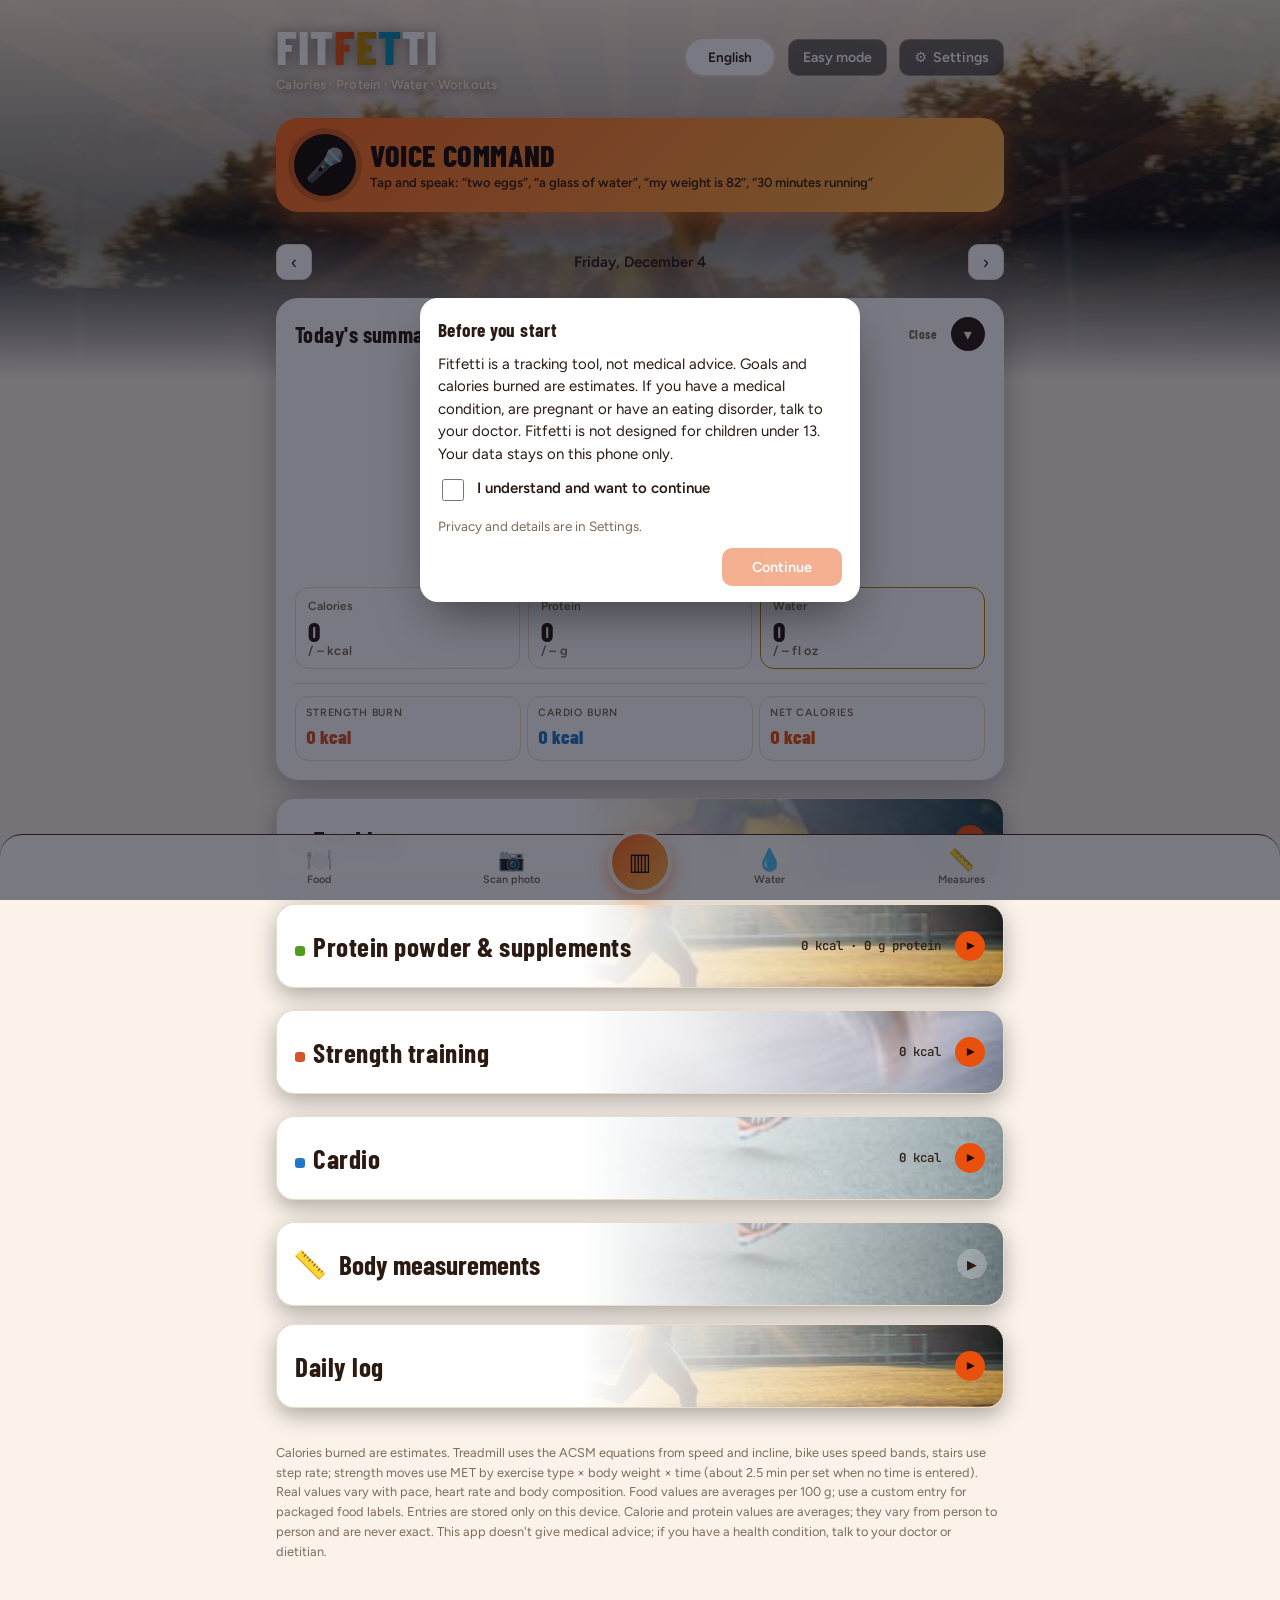
<file: index.html>
<!doctype html>
<html lang="tr">
<head>
<meta charset="utf-8">
<meta name="viewport" content="width=device-width,initial-scale=1,viewport-fit=cover">
<title>Fitfetti</title>
<meta name="description" content="Ücretsiz kalori, protein, su, spor ve kardiyo takibi. Verilerin yalnızca senin cihazında kalır.">
<meta name="theme-color" content="#0f0c0a">
<link rel="manifest" href="manifest.webmanifest">
<link rel="icon" href="icons/icon-192.png" type="image/png">
<link rel="apple-touch-icon" href="icons/apple-touch-icon.png">
<meta name="apple-mobile-web-app-capable" content="yes">
<meta name="apple-mobile-web-app-title" content="Fitfetti">
<meta name="apple-mobile-web-app-status-bar-style" content="default">
<link rel="stylesheet" href="fonts/fonts.css">
<style>
:root{padding-top:env(safe-area-inset-top,0px);padding-bottom:env(safe-area-inset-bottom,0px)}
body{margin:0;font-size:14px}
img{max-width:100%}
/* Layout: single column logbook — goals band on top, daily summary, then three entry sections (food / strength / cardio) */
:root{
  /* Gün Doğumu: koyu karbon zemin, turuncu enerji (varsayılan tema) */
  --bg:#0f0c0a; --surface:#1b1512; --line:#33271f; --fg:#f4f1ea; --muted:#b9ab9c;
  --kcal:#ff6a1f; --kcal-soft:#3a1d0e; --prot:#ffd23f; --prot-soft:#3a3010;
  --burn:#ff8f5a; --burn-soft:#3a2216; --cardio:#4fc3f7; --cardio-soft:#10303f;
  --water:#4fc3f7; --water-soft:#10303f; --lime:#9be15d;
  --hero-a:#ff6a1f; --hero-b:#ffb347; --hero-ink:#1a0d05;
  --danger:#ff6b6e; --on-accent:#1a0d05; color-scheme:dark;
  --f-display:"Barlow Condensed","Bricolage Grotesque","Segoe UI",system-ui,sans-serif;
  --f-body:"Figtree", system-ui, -apple-system, "Segoe UI", sans-serif;
  --f-num:"JetBrains Mono", ui-monospace, "SFMono-Regular", Menlo, monospace;
}
:root[data-theme="light"]{
  --bg:#fbf3ea; --surface:#ffffff; --line:#eadccb; --fg:#2a1a12; --muted:#7d6a5b;
  --kcal:#e8500c; --kcal-soft:#ffe6d6; --prot:#b88400; --prot-soft:#fff1c9;
  --burn:#d6542a; --burn-soft:#ffe3d8; --cardio:#1f78c8; --cardio-soft:#dcecfa;
  --water:#0b8fb8; --water-soft:#d6f1fa; --lime:#4f9d1f;
  --hero-a:#ff6a1f; --hero-b:#ffb347; --hero-ink:#1a0d05;
  --danger:#d62839; --on-accent:#ffffff; color-scheme:light;
}
@media (prefers-color-scheme: light){:root:not([data-theme="dark"]){
  --bg:#fbf3ea; --surface:#ffffff; --line:#eadccb; --fg:#2a1a12; --muted:#7d6a5b;
  --kcal:#e8500c; --kcal-soft:#ffe6d6; --prot:#b88400; --prot-soft:#fff1c9;
  --burn:#d6542a; --burn-soft:#ffe3d8; --cardio:#1f78c8; --cardio-soft:#dcecfa;
  --water:#0b8fb8; --water-soft:#d6f1fa; --lime:#4f9d1f;
  --hero-a:#ff6a1f; --hero-b:#ffb347; --hero-ink:#1a0d05;
  --danger:#d62839; --on-accent:#ffffff; color-scheme:light;
}}
*{box-sizing:border-box}
[hidden]{display:none!important}
body{background:var(--bg);color:var(--fg);font-family:var(--f-body);font-size:15px;line-height:1.5}
.wrap{max-width:760px;margin:0 auto;padding-block:20px 48px;padding-left:max(16px, env(safe-area-inset-left, 0px));padding-right:max(16px, env(safe-area-inset-right, 0px));display:flex;flex-direction:column;gap:18px}
header{display:flex;align-items:center;justify-content:space-between;gap:12px;flex-wrap:wrap}
h1{font-family:var(--f-display);font-weight:800;font-size:2.5rem;text-transform:uppercase;line-height:1.1;margin:0;letter-spacing:-.01em;text-wrap:balance}
h2{font-family:var(--f-display);font-weight:700;font-size:1.4rem;letter-spacing:.02em;margin:0}
.num{font-family:var(--f-num);font-variant-numeric:tabular-nums}
.label{font-size:.72rem;letter-spacing:.08em;text-transform:uppercase;color:var(--muted);font-weight:600}
.seg{display:inline-flex;border:1px solid var(--line);border-radius:999px;padding:3px;background:var(--surface)}
.seg button{border:0;background:transparent;color:var(--muted);font:600 .82rem var(--f-body);padding:6px 14px;border-radius:999px;cursor:pointer}
.seg button[aria-pressed="true"]{background:var(--fg);color:var(--bg)}
.card{background:var(--surface);border:1px solid var(--line);border-radius:14px;padding:16px;display:flex;flex-direction:column;gap:14px}
.goals{background:linear-gradient(135deg,var(--hero-a),var(--hero-b));color:var(--hero-ink);border:0;box-shadow:0 10px 30px -12px color-mix(in srgb,var(--hero-a) 70%,transparent)}
.goals .label{color:color-mix(in srgb, var(--hero-ink) 82%, transparent)}
.goals .goal-field .inp{border-bottom-color:color-mix(in srgb, var(--hero-ink) 45%, transparent)}
.goals .goal-field input{background:transparent;border:0;color:var(--hero-ink);padding:0;border-radius:0}
.goals .goal-field .u, .goals .goal-note{color:color-mix(in srgb, var(--hero-ink) 85%, transparent)}
.goals .goal-field input:focus-visible{outline:2px solid var(--hero-ink)}
.brand{display:flex;flex-direction:column;gap:2px}
.brand h1 .dot1{color:var(--kcal)} .brand h1 .dot2{color:var(--prot)} .brand h1 .dot3{color:var(--water)}
.tagline{font-size:.82rem;color:var(--muted);font-weight:600;letter-spacing:.02em}
.card{border-radius:20px}
.add{border-radius:12px;box-shadow:0 4px 12px -6px color-mix(in srgb,currentColor 40%,transparent)}
.add.pw{background:var(--lime)} .add.food{background:var(--kcal)} .add.str{background:var(--burn)} .add.car{background:var(--cardio)}
/* activity rings */
.rings{display:flex;align-items:center;gap:16px;flex-wrap:wrap}
.rings svg{width:132px;height:132px;flex:0 0 auto}
.rings .legend{display:flex;flex-direction:column;gap:6px;min-width:0;flex:1 1 160px}
.rings .lg{display:flex;align-items:center;gap:8px;font-size:.9rem}
.rings .lg i{width:12px;height:12px;border-radius:50%;flex:0 0 auto}
.rings .lg b{font-family:var(--f-num);margin-inline-start:auto}
.ring-bg{fill:none;stroke-width:13;opacity:.18}
.ring-fg{fill:none;stroke-width:13;stroke-linecap:round;transition:stroke-dashoffset .8s cubic-bezier(.2,.8,.2,1)}
/* toasts + confetti */
.toast-wrap{position:fixed;left:0;right:0;top:0;z-index:50;display:flex;flex-direction:column;align-items:center;gap:8px;pointer-events:none;
  padding-top:calc(env(safe-area-inset-top,0px) + 12px);padding-left:max(16px,env(safe-area-inset-left,0px));padding-right:max(16px,env(safe-area-inset-right,0px))}
.toast{pointer-events:auto;max-width:520px;width:100%;display:flex;gap:12px;align-items:center;background:var(--surface);color:var(--fg);border-radius:18px;padding:12px 14px;
  box-shadow:0 14px 40px -12px rgba(20,20,60,.45);border:2px solid transparent;background:linear-gradient(var(--surface),var(--surface)) padding-box,linear-gradient(90deg,var(--kcal),var(--prot),var(--lime),var(--water),var(--burn)) border-box;position:relative;animation:toastIn .45s cubic-bezier(.2,1.4,.4,1)}
.toast .em{font-size:1.8rem;line-height:1}
.toast .tx{flex:1;min-width:0}
.toast .tx b{display:block;font-family:var(--f-display);font-size:1.02rem}
.toast .tx span{font-size:.88rem;color:var(--muted)}
.toast button{border:0;background:transparent;color:var(--muted);font-size:1.2rem;cursor:pointer;width:32px;height:32px;border-radius:8px}
.toast.out{animation:toastOut .3s ease-in forwards}
@keyframes toastIn{from{transform:translateY(-30px) scale(.9);opacity:0}to{transform:none;opacity:1}}
@keyframes toastOut{to{transform:translateY(-20px);opacity:0}}
#confetti{position:fixed;inset:0;width:100%;height:100%;pointer-events:none;z-index:70}
/* missed-protein scene */
.miss-ov{position:fixed;inset:0;z-index:60;display:flex;align-items:center;justify-content:center;padding:16px;background:rgba(20,16,50,.62);backdrop-filter:blur(4px);animation:missFade .3s ease-out}
@keyframes missFade{from{opacity:0}to{opacity:1}}
.miss-card{width:100%;max-width:400px;background:var(--surface);color:var(--fg);border-radius:24px;padding:16px 16px 18px;text-align:center;box-shadow:0 24px 60px -16px rgba(0,0,0,.5);border:2px solid transparent;background:linear-gradient(var(--surface),var(--surface)) padding-box,linear-gradient(90deg,var(--kcal),var(--prot),var(--lime),var(--water),var(--burn)) border-box}
.miss-card h2{margin:2px 0 4px;font-family:var(--f-display);font-size:1.15rem}
.miss-card svg{width:100%;height:auto;display:block}
.miss-lines{min-height:112px;display:flex;flex-direction:column;gap:5px;margin:4px 0 10px;font-weight:700;font-size:.98rem}
.miss-lines span{opacity:0;transform:translateY(8px);animation:missLine .5s ease-out forwards}
.miss-lines span:nth-child(1){animation-delay:2.4s}.miss-lines span:nth-child(2){animation-delay:4s}.miss-lines span:nth-child(3){animation-delay:5.8s}
.miss-lines span:nth-child(4){animation-delay:7.6s;color:var(--kcal);font-size:1.08rem}
.miss-lines small{display:block;font-weight:500;font-size:.84rem;color:var(--muted);opacity:0;animation:missLine .5s 8.6s ease-out forwards}
@keyframes missLine{to{opacity:1;transform:none}}
.miss-card .add{width:100%;opacity:0;animation:missLine .4s 8.2s ease-out forwards}
.m-shake{animation:mShake 9s both}
@keyframes mShake{0%,19%{transform:none}20%{transform:translate(3px,4px)}21%{transform:translate(-4px,-2px)}22%{transform:translate(3px,-3px)}23%{transform:translate(-2px,2px)}24%,100%{transform:none}}
.m-puff{transform-box:fill-box;transform-origin:50% 50%;opacity:0;animation:mPuff 1.6s 1.78s ease-out both}
@keyframes mPuff{0%{opacity:0;transform:scale(.3)}15%{opacity:.95}100%{opacity:0;transform:scale(2.4) translateY(-8px)}}
.m-sweat{opacity:0;animation:mSw 9s both}
@keyframes mSw{0%,56%{opacity:0}62%,80%{opacity:1}86%,100%{opacity:0}}
.m-root,.m-torso,.m-head,.m-ua,.m-fa,.m-th,.m-sn{animation-duration:9s;animation-fill-mode:both;animation-timing-function:ease-in-out}
.m-root{transform-origin:150px 200px;animation-name:mRoot}.m-torso{transform-origin:150px 150px;animation-name:mTorso}
.m-head{transform-origin:152px 97px;animation-name:mHead}.m-ua{transform-origin:152px 106px;animation-name:mUa}
.m-fa{transform-origin:152px 128px;animation-name:mFa}.m-fa2{animation-name:mFa2}.m-th{transform-origin:150px 150px;animation-name:mTh}.m-sn{transform-origin:150px 176px;animation-name:mSn}
.miss-card.win .add{opacity:1;animation:none}
.w-svg{cursor:pointer;touch-action:manipulation}
.w-hero,.w-en{animation:wBob 1.3s ease-in-out infinite}
@keyframes wBob{0%,100%{transform:none}50%{transform:translateY(-2px)}}
.w-ua,.w-fa,.w-th,.w-sn,.w-torso{transform-box:view-box}
.w-ua{transform-origin:152px 106px}.w-fa{transform-origin:152px 128px}.w-th{transform-origin:150px 150px}.w-sn{transform-origin:150px 176px}.w-torso{transform-origin:150px 150px}.w-head{transform-origin:152px 97px}
.w-ua.wf{transform:rotate(-90deg)}.w-fa.wf{transform:rotate(-8deg)}.w-ua.wb{transform:rotate(28deg)}
.w-th.wf{transform:rotate(-16deg)}.w-th.wf .w-sn{transform:rotate(14deg)}.w-th.wb{transform:rotate(15deg)}.w-th.wb .w-sn{transform:rotate(-8deg)}.w-torso{transform:rotate(6deg)}
.w-hero.hit{animation:wLunge .6s ease-in-out}
@keyframes wLunge{0%{transform:none}35%{transform:translateX(-8px)}60%{transform:translateX(16px)}100%{transform:none}}
.w-hero.hit .w-ua.wf{animation:wUa .6s ease-in-out}
@keyframes wUa{0%,100%{transform:rotate(-90deg)}35%{transform:rotate(-165deg)}60%{transform:rotate(-68deg)}}
.w-hero.vic .w-ua.wf{transform:rotate(-168deg)}.w-hero.vic .w-fa.wf{transform:rotate(-6deg)}
.w-ear{transform-origin:-28px -52px;transform:rotate(48deg)}
.w-en.parry .w-ear{animation:wEar .6s ease-in-out}
@keyframes wEar{0%,100%{transform:rotate(48deg)}35%{transform:rotate(78deg)}60%{transform:rotate(36deg)}}
.w-en.hurt{animation:wHurt .4s ease-out}
@keyframes wHurt{0%{transform:none}30%{transform:translate(12px,0) rotate(7deg)}60%{transform:translate(-4px,0) rotate(-3deg)}100%{transform:none}}
.w-sp{opacity:0;transform-box:fill-box;transform-origin:center}.w-sp.on{animation:wSp .38s ease-out}
@keyframes wSp{0%{opacity:1;transform:scale(.2) rotate(0)}100%{opacity:0;transform:scale(1.7) rotate(40deg)}}
.w-ck{opacity:0}.w-ck.on{opacity:1}
.w-fr{transform-box:fill-box;transform-origin:center;animation:wFr 1.4s cubic-bezier(.3,.6,.5,1) forwards}
@keyframes wFr{0%{transform:translate(0,0) rotate(0);opacity:1}45%{transform:translate(calc(var(--dx)*.7),var(--uy)) rotate(calc(var(--r)*.6))}85%{opacity:1}100%{transform:translate(var(--dx),var(--dy)) rotate(var(--r));opacity:0}}
.w-puff{opacity:0;transform-box:fill-box;transform-origin:center}.w-puff.on{animation:wPuff .9s ease-out}
@keyframes wPuff{0%{opacity:.95;transform:scale(.3)}100%{opacity:0;transform:scale(2.6)}}
.w-hp{height:9px;border-radius:6px;background:rgba(128,128,128,.22);margin:2px 8px 4px;overflow:hidden}
.w-hp i{display:block;height:100%;width:100%;background:linear-gradient(90deg,#e02f4f,#f6a21a);border-radius:6px;transition:width .3s}
.w-hint{font-weight:800;min-height:26px;margin:4px 0 8px;font-size:1rem}
.w-hint.pulse{animation:wPulse .9s ease-in-out infinite}
@keyframes wPulse{50%{transform:scale(1.06)}}
.w-skip{margin-top:6px}
@media (prefers-reduced-motion:reduce){.w-hero,.w-en,.w-hero.hit,.w-en.hurt,.w-en.parry .w-ear,.w-hero.hit .w-ua.wf,.w-sp.on,.w-fr,.w-puff.on,.w-hint.pulse{animation:none}}
.miss-ov{overflow:auto}.miss-card{margin:auto}
.stage{position:relative}
.bub{position:absolute;max-width:54%;padding:5px 9px;border-radius:14px;background:#fff;color:#1d1d2b;border:2px solid #1d1d2b;font-weight:800;font-size:.76rem;line-height:1.15;text-align:center;opacity:0;pointer-events:none;z-index:3;box-shadow:2px 3px 0 rgba(0,0,0,.2)}
.bub::after{content:"";position:absolute;bottom:-9px;left:var(--tail,25%);border:6px solid transparent;border-top:9px solid #1d1d2b;border-bottom:0}
.bub.on{animation:bub 1.9s ease-out both}.bub.auto{animation:bub 1.9s var(--d,0s) ease-out both}
@keyframes bub{0%{opacity:0;transform:scale(.5)}12%{opacity:1;transform:scale(1.1)}20%{transform:scale(1)}85%{opacity:1}100%{opacity:0}}
.pow{position:absolute;font-weight:900;font-size:1.55rem;line-height:1;color:#ffd34d;-webkit-text-stroke:2px #b3261e;paint-order:stroke fill;text-shadow:2px 3px 0 #b3261e;opacity:0;pointer-events:none;z-index:4;--rot:-8deg;white-space:nowrap}
.pow.big{font-size:2.1rem}
.pow.on{animation:pow .95s ease-out both}.pow.auto{animation:pow .95s var(--d,0s) ease-out both}
@keyframes pow{0%{opacity:0;transform:rotate(var(--rot)) scale(.2)}20%{opacity:1;transform:rotate(var(--rot)) scale(1.3)}70%{opacity:1;transform:rotate(var(--rot)) scale(1)}100%{opacity:0;transform:rotate(var(--rot)) scale(1.1) translateY(-12px)}}
.tz{min-height:0;font-size:.84rem;font-weight:700;margin:2px 0 8px;opacity:0;transition:opacity .6s}.tz.on{opacity:1}.tz b{display:block;color:var(--kcal);font-size:.74rem;letter-spacing:.05em;text-transform:uppercase}
.miss-row{display:flex;gap:8px}.miss-row .add{flex:1;width:auto}.miss-row .rp{flex:0 0 auto;white-space:nowrap}
.miss-card .rp.auto{opacity:0;animation:missLine .4s 8.6s ease-out forwards}.miss-card.win .rp{opacity:0;pointer-events:none}.miss-card.win .rp.on{opacity:1;pointer-events:auto;transition:opacity .4s}
.w-hero,.w-en{transform-box:fill-box;transform-origin:50% 100%}
.w-en.dodge{animation:wDodge .7s ease-in-out}@keyframes wDodge{0%,100%{transform:none}35%,60%{transform:translate(24px,-34px) rotate(14deg)}}
.w-en.atk{animation:wAtk .7s ease-in-out}@keyframes wAtk{0%,100%{transform:none}40%{transform:translate(-78px,-6px) rotate(-10deg)}}
.w-hero.spin{animation:wSpin 1s ease-in-out}@keyframes wSpin{0%{transform:none}35%{transform:translateX(22px) scaleX(1)}50%{transform:translateX(22px) scaleX(-1)}65%{transform:translateX(22px) scaleX(1)}80%{transform:translateX(22px) scaleX(-1)}100%{transform:none}}
.w-hero.hurt{animation:wHurtH .8s ease-out}@keyframes wHurtH{0%{transform:none}20%{transform:translate(-26px,-4px) rotate(-10deg)}55%{transform:translate(-30px,0) rotate(-14deg)}100%{transform:none}}
.w-hero.vic{animation:wDance .5s ease-in-out infinite}@keyframes wDance{0%,100%{transform:translateY(0) rotate(-3deg)}50%{transform:translateY(-8px) rotate(3deg)}}
.w-flag{animation:wFlag 1s ease-out both}@keyframes wFlag{0%{transform:translateY(24px);opacity:0}100%{transform:none;opacity:1}}
@media (prefers-reduced-motion:reduce){.bub.on,.bub.auto,.pow.on,.pow.auto,.w-en.dodge,.w-en.atk,.w-hero.spin,.w-hero.hurt,.w-hero.vic,.w-flag{animation:none}.bub.auto,.bub.on{opacity:1}}
.m-late{animation-delay:.12s}
@keyframes mRoot{0%,19%{transform:none}20%{transform:translateY(10px)}22%{transform:translateY(8px) rotate(-14deg)}26%{transform:rotate(-62deg)}30%{transform:translateY(-9px) rotate(-96deg)}32%{transform:translateY(-13px) rotate(-86deg)}35%,47%{transform:translateY(-9px) rotate(-90deg)}50%{transform:translateY(-8px) rotate(-74deg)}54%{transform:translateY(-9px) rotate(-88deg)}60%{transform:translateY(-4px) rotate(-52deg)}64%{transform:rotate(-70deg)}72%{transform:rotate(-24deg)}76%{transform:rotate(-34deg)}85%{transform:none}100%{transform:none}}
@keyframes mTorso{0%,19%{transform:none}20%{transform:rotate(22deg)}26%{transform:rotate(-18deg)}30%,47%{transform:rotate(-10deg)}50%{transform:rotate(32deg)}54%{transform:rotate(-4deg)}60%{transform:rotate(42deg)}64%{transform:rotate(16deg)}72%{transform:rotate(36deg)}78%{transform:rotate(20deg)}86%{transform:none}90%{transform:rotate(-7deg)}100%{transform:none}}
@keyframes mHead{0%,19%{transform:none}20%{transform:rotate(32deg)}26%{transform:rotate(-30deg)}35%,47%{transform:rotate(-22deg)}50%{transform:rotate(12deg)}60%{transform:rotate(26deg)}72%{transform:rotate(20deg)}86%{transform:none}90%{transform:rotate(-12deg)}100%{transform:none}}
@keyframes mUa{0%,19%{transform:none}20%{transform:rotate(-70deg)}24%{transform:rotate(-140deg)}30%,47%{transform:rotate(-100deg)}50%{transform:rotate(-24deg)}60%{transform:rotate(24deg)}72%{transform:rotate(-30deg)}86%{transform:none}90%,100%{transform:rotate(-155deg)}}
@keyframes mFa{0%{transform:none}3%{transform:rotate(-105deg)}6%{transform:none}9%{transform:rotate(-105deg)}12%{transform:none}15%{transform:rotate(-105deg)}18%{transform:rotate(-20deg)}20%{transform:rotate(-10deg)}24%{transform:rotate(30deg)}30%,47%{transform:rotate(20deg)}60%{transform:rotate(10deg)}86%{transform:none}90%,100%{transform:rotate(-45deg)}}
@keyframes mFa2{0%,18%{transform:none}20%{transform:rotate(-10deg)}24%{transform:rotate(30deg)}30%,47%{transform:rotate(20deg)}86%,100%{transform:none}}
@keyframes mTh{0%,19%{transform:none}20%{transform:rotate(-34deg)}26%{transform:rotate(-10deg)}30%,47%{transform:rotate(-16deg)}50%{transform:rotate(-26deg)}60%{transform:rotate(-46deg)}72%{transform:rotate(-52deg)}80%{transform:rotate(-20deg)}86%,100%{transform:none}}
@keyframes mSn{0%,19%{transform:none}20%{transform:rotate(62deg)}26%{transform:rotate(20deg)}30%,47%{transform:rotate(26deg)}60%{transform:rotate(80deg)}72%{transform:rotate(86deg)}80%{transform:rotate(30deg)}86%,100%{transform:none}}
.m-db{animation:mDbH 9s steps(1,end) both}@keyframes mDbH{0%,20%{opacity:1}20.5%,100%{opacity:0}}
.m-db2{opacity:0;transform-box:fill-box;transform-origin:50% 50%;animation:mDb2 9s both}
@keyframes mDb2{0%,20%{opacity:0;transform:translate(-45px,-88px) rotate(-40deg)}21%{opacity:1;transform:translate(-45px,-88px) rotate(-40deg)}27%{opacity:1;transform:none}29%{opacity:1;transform:translate(3px,-9px) rotate(10deg)}31%,100%{opacity:1;transform:none}}
.m-sh{transform-box:fill-box;transform-origin:50% 50%;animation:mSh 9s both}
@keyframes mSh{0%,28%{transform:none}34%,47%{transform:translate(-40px,0) scale(1.9,1.15)}58%{transform:translate(-20px,0) scale(1.4,1.1)}85%,100%{transform:none}}
.m-tub{animation:mTub 9s ease-in both}
@keyframes mTub{0%,4%{transform:translate(0,-260px) rotate(-8deg)}19%{transform:translate(0,2px) rotate(-3deg)}21%{transform:translate(8px,-24px) rotate(8deg)}25%{transform:translate(30px,8px) rotate(16deg)}34%,86%{transform:translate(96px,128px) rotate(28deg)}88%{transform:translate(104px,96px) rotate(-8deg)}90%{transform:translate(124px,128px) rotate(0)}92%{transform:translate(144px,96px) rotate(8deg)}94%{transform:translate(166px,128px)}96%{transform:translate(188px,96px) rotate(-6deg)}98%{transform:translate(214px,128px)}100%{transform:translate(262px,112px) rotate(10deg)}}
.m-dot{animation:mDot 1.4s ease-in both}
@keyframes mDot{0%{transform:translateY(-120px);opacity:0}20%{opacity:1}100%{transform:translateY(60px);opacity:0}}
.m-stars{opacity:0;animation:mStars 9s both}
@keyframes mStars{0%,34%{opacity:0}37%,48%{opacity:1}52%,100%{opacity:0}}
.m-ok{animation:mOk 9s both}.m-dz{opacity:0;animation:mDz 9s both}
@keyframes mOk{0%,21%{opacity:1}22%,70%{opacity:0}76%,100%{opacity:1}}
@keyframes mDz{0%,21%{opacity:0}22%,70%{opacity:1}76%,100%{opacity:0}}
.m-flex{opacity:0;transform-box:fill-box;transform-origin:50% 100%;animation:mFlex 9s both}
@keyframes mFlex{0%,87%{opacity:0;transform:scale(.3)}92%{opacity:1;transform:scale(1.25)}100%{opacity:1;transform:scale(1)}}
@media (prefers-reduced-motion:reduce){.m-root,.m-torso,.m-head,.m-ua,.m-fa,.m-th,.m-sn,.m-db,.m-db2,.m-tub,.m-dot,.m-stars,.m-ok,.m-dz,.m-flex,.m-shake,.m-puff,.m-sh,.m-sweat,.miss-lines span,.miss-lines small,.miss-card .add{animation:none;opacity:1;transform:none}.m-tub{transform:translate(96px,128px) rotate(28deg)}.m-db{opacity:0}.m-dz,.m-stars{opacity:0}.m-dot{opacity:0}}
@media (prefers-reduced-motion:reduce){.toast,.toast.out{animation:none}.ring-fg{transition:none}}

.goal-grid{display:grid;grid-template-columns:repeat(5,minmax(0,1fr));gap:12px}
@media (max-width:560px){.goal-grid{grid-template-columns:repeat(2,minmax(0,1fr))}}
.goal-field{display:flex;flex-direction:column;gap:4px;min-width:0}
.goal-field .inp{display:flex;align-items:baseline;gap:6px;border-bottom:1.5px solid color-mix(in srgb, var(--bg) 35%, transparent);padding-bottom:2px}
.goal-field input{width:100%;min-width:0;background:transparent;border:0;color:var(--bg);font:700 1.45rem var(--f-num);padding:0;outline:none}
.goal-field input:focus-visible{outline:2px solid var(--kcal);outline-offset:3px;border-radius:4px}
.goal-field .u{white-space:nowrap;font-size:.8rem;color:color-mix(in srgb, var(--bg) 65%, transparent)}
.goal-note{font-size:.88rem;color:color-mix(in srgb, var(--bg) 80%, transparent)}
.daynav{display:flex;align-items:center;justify-content:space-between;gap:8px}
.daynav .d{font-weight:600}
.iconbtn{border:1px solid var(--line);background:var(--surface);color:var(--fg);width:36px;height:36px;border-radius:10px;font-size:1.1rem;cursor:pointer;display:grid;place-items:center}
.today-btn{border:1px solid var(--line);background:var(--surface);color:var(--fg);border-radius:10px;padding:6px 10px;font:600 .8rem var(--f-body);cursor:pointer}
.sum-grid{display:grid;grid-template-columns:repeat(3,minmax(0,1fr));gap:12px}

@media (max-width:560px){.sum-grid{grid-template-columns:1fr}}
.stat{display:flex;flex-direction:column;gap:6px}
.stat .big{font-family:var(--f-num);font-weight:700;font-size:1.9rem;line-height:1}
.stat .big small{font-size:.85rem;color:var(--muted);font-weight:500}
.bar{height:10px;border-radius:99px;background:var(--line);overflow:hidden}
.bar>i{display:block;height:100%;border-radius:99px;transition:width .3s}
.stat .sub{font-size:.86rem;color:var(--muted)}
.stat .sub b{color:var(--fg);font-family:var(--f-num)}
.over{color:var(--danger)!important}
.burn-row{display:grid;grid-template-columns:repeat(3,minmax(0,1fr));gap:8px;border-top:1px solid var(--line);padding-top:12px}
.chip{border-radius:10px;padding:8px 10px;display:flex;flex-direction:column;gap:2px;min-width:0}
.chip .v{font-family:var(--f-num);font-weight:700;font-size:1.05rem}
.chip.s{background:var(--burn-soft)} .chip.s .v{color:var(--burn)}
.chip.c{background:var(--cardio-soft)} .chip.c .v{color:var(--cardio)}
.chip.t{background:var(--kcal-soft)} .chip.t .v{color:var(--kcal)}
.chip .label{font-size:.66rem}
.sec-head{display:flex;justify-content:space-between;align-items:baseline;gap:10px;flex-wrap:wrap}
.sec-head .tot{font-family:var(--f-num);font-size:.88rem;color:var(--muted)}
.sec-head .tot b{color:var(--fg)}
.dot{display:inline-block;width:10px;height:10px;border-radius:3px;margin-right:8px;vertical-align:1px}
form{display:flex;flex-wrap:wrap;gap:8px;align-items:flex-end}
.f{display:flex;flex-direction:column;gap:3px;min-width:0}
.f label{font-size:.74rem;color:var(--muted);font-weight:600}
.f.grow{flex:1 1 200px}
.f.sm{flex:0 1 92px}
.f.xs{flex:0 1 64px}
.f.amt{flex:0 1 150px}
.amt-row{display:flex;gap:4px}
.amt-row input{flex:1 1 auto;min-width:0}
.amt-row select{flex:0 0 auto;width:auto;padding-inline:6px}
.seg.small button{padding:4px 12px;font-size:.78rem}
select,input[type=number],input[type=text],input[type=search]{width:100%;min-width:0;border:1px solid var(--line);background:var(--bg);color:var(--fg);border-radius:10px;padding:9px 10px;font:500 .92rem var(--f-body)}
input[type=number]{font-family:var(--f-num)}
select:focus-visible,input:focus-visible,button:focus-visible{outline:2px solid var(--kcal);outline-offset:2px}
.add{border:0;border-radius:10px;padding:10px 16px;font:600 .9rem var(--f-body);cursor:pointer;color:var(--on-accent);flex:0 0 auto}
.add.food{background:var(--kcal)} .add.str{background:var(--burn)} .add.car{background:var(--cardio)}
.preview{font-size:.84rem;color:var(--muted);width:100%}
.preview b{font-family:var(--f-num);color:var(--fg)}
ul.list{list-style:none;margin:0;padding:0;display:flex;flex-direction:column}
ul.list li{display:grid;grid-template-columns:minmax(0,1fr) auto auto;gap:10px;align-items:center;padding:9px 0;border-top:1px solid var(--line)}
ul.list li:first-child{border-top:0}
.it-name{min-width:0;overflow-wrap:anywhere}
.it-name small{display:block;color:var(--muted);font-size:.8rem}
.it-val{font-family:var(--f-num);font-size:.86rem;text-align:right;white-space:nowrap}
.it-val .p{color:var(--prot)}
.del{border:0;background:transparent;color:var(--muted);cursor:pointer;font-size:1.1rem;width:30px;height:30px;border-radius:8px}
.del:hover{background:var(--bg);color:var(--danger)}
ul.list li.item{cursor:pointer;border-radius:8px}
ul.list li.item:hover .it-name>span:first-child, ul.list li.item:focus-visible .it-name>span:first-child{text-decoration:underline;text-underline-offset:3px}
ul.list li.item:focus-visible{outline:2px solid var(--kcal);outline-offset:2px}
ul.list li.editing{display:block;background:var(--bg);border-radius:10px;padding:10px;border-top:0;margin-block:4px}
.edit-form{display:flex;flex-wrap:wrap;gap:8px;align-items:flex-end}
.edit-form .ttl{width:100%;font-weight:600;font-size:.9rem}
.edit-form .btns{display:flex;gap:6px;margin-left:auto}
.btn-ghost{border:1px solid var(--line);background:var(--surface);color:var(--fg);border-radius:10px;padding:9px 14px;font:600 .88rem var(--f-body);cursor:pointer}
.tap-hint{font-size:.76rem;color:var(--muted)}
.empty{color:var(--muted);font-size:.88rem;padding:4px 0}
.ex-tag{display:inline-block;font-size:.66rem;font-weight:700;letter-spacing:.06em;text-transform:uppercase;background:var(--prot-soft);color:var(--prot);border-radius:5px;padding:1px 6px;margin-left:6px;vertical-align:1px}
.banner{display:flex;align-items:center;justify-content:space-between;gap:10px;flex-wrap:wrap;background:var(--prot-soft);border-radius:12px;padding:10px 14px;font-size:.88rem}
.banner button{border:1px solid var(--prot);background:transparent;color:var(--prot);border-radius:8px;padding:5px 10px;font:600 .82rem var(--f-body);cursor:pointer}
.lookup{border:1px dashed var(--line);border-radius:12px;padding:12px;display:flex;flex-direction:column;gap:10px;background:color-mix(in srgb, var(--kcal-soft) 45%, var(--surface))}
.lookup h3{margin:0;font:600 .95rem var(--f-display)}
.lookup p.hint{margin:0;font-size:.82rem;color:var(--muted)}
.status{font-size:.86rem;color:var(--muted)}
.status.err{color:var(--danger)}
.result{display:flex;flex-direction:column;gap:8px}
.result .head{display:flex;flex-wrap:wrap;gap:6px 14px;align-items:baseline}
.result .head b{font-family:var(--f-num)}
.badge{display:inline-block;font-size:.7rem;font-weight:700;letter-spacing:.05em;text-transform:uppercase;border-radius:5px;padding:2px 7px}
.badge.ok{background:var(--kcal-soft);color:var(--kcal)} .badge.warn{background:var(--prot-soft);color:var(--prot)}
.srcs{margin:0;padding:0;list-style:none;display:flex;flex-direction:column;gap:4px;font-size:.82rem}
.srcs li{display:grid;grid-template-columns:minmax(0,1fr) auto;gap:10px;border-top:1px solid var(--line);padding-top:4px}
.srcs a{color:var(--fg);overflow-wrap:anywhere}
.srcs .v{font-family:var(--f-num);color:var(--muted);white-space:nowrap}
details.srcbox summary{cursor:pointer;font-size:.82rem;color:var(--kcal);font-weight:600}
[dir="rtl"] .iconbtn{transform:scaleX(-1)}
.coll-head{cursor:pointer;user-select:none;-webkit-tap-highlight-color:transparent}
h2.coll-head{display:flex;align-items:center;justify-content:space-between;gap:8px}
.coll-head:focus-visible{outline:2px solid var(--kcal);outline-offset:4px;border-radius:6px}
.chev{display:inline-grid;place-items:center;width:26px;height:26px;border-radius:8px;flex:0 0 auto;font-size:.9rem;line-height:1;transition:transform .2s;color:inherit;opacity:.75}
.sec-head .chev{margin-inline-start:6px}
.sec-head.coll-head{align-items:center}
section.collapsed > :not(.coll-head){display:none!important}
section.collapsed .chev{transform:rotate(-90deg)}
[dir="rtl"] section.collapsed .chev{transform:rotate(90deg)}
section.collapsed{gap:0}
@media (prefers-reduced-motion:reduce){.chev{transition:none}}
.langbox{display:flex;flex-direction:column;align-items:flex-end;gap:6px;max-width:100%}
#lang-sel{width:auto;max-width:220px;border-radius:999px;padding:6px 12px;font-weight:600;background:var(--surface)}
.lang-other{display:flex;gap:6px}
.lang-other input{width:170px}
.lang-status{font-size:.78rem;color:var(--muted);text-align:end;max-width:260px}
.lang-status.err{color:var(--danger)}
.sync{font-size:.78rem;color:var(--muted);display:flex;align-items:center;gap:6px}
.sync i{width:8px;height:8px;border-radius:50%;background:var(--muted);display:inline-block}
.sync.ok i{background:var(--kcal)} .sync.warn i{background:var(--prot)}
.hist{width:100%;border-collapse:collapse;font-size:.86rem}
.hist-wrap{overflow-x:auto}
.hist th{font-size:.68rem;letter-spacing:.07em;text-transform:uppercase;color:var(--muted);text-align:right;font-weight:600;padding:4px 6px;border-bottom:1px solid var(--line)}
.hist th:first-child,.hist td:first-child{text-align:left}
.hist td{padding:8px 6px;border-bottom:1px solid var(--line);text-align:right;font-family:var(--f-num);white-space:nowrap}
.hist td:first-child{font-family:var(--f-body)}
.hist tr.cur td{background:var(--kcal-soft)}
.hist button{border:0;background:transparent;color:var(--fg);font:600 .86rem var(--f-body);cursor:pointer;padding:0;text-decoration:underline;text-underline-offset:3px}
.hist tr.gmet td{background:#c9f2d6;color:#111}.hist tr.gmet td button{color:#111}.hist tr.gmet td.gk{color:#111}.hist tr.gmet td.gx{color:#c0151c;font-weight:700}
.hist .hit{color:var(--kcal)} .hist .miss{color:var(--danger)}
.off-res{list-style:none;margin:0;padding:0;display:flex;flex-direction:column}
.off-res li{display:grid;grid-template-columns:minmax(0,1fr) auto;gap:10px;align-items:center;padding:8px 0;border-top:1px solid var(--line)}
.off-res li:first-child{border-top:0}
.off-res .nm{min-width:0;overflow-wrap:anywhere;font-weight:600}
.off-res .nm small{display:block;font-weight:400;color:var(--muted);font-family:var(--f-num);font-size:.78rem}
.off-res button{border:0;border-radius:10px;padding:8px 12px;font:600 .84rem var(--f-body);background:var(--kcal);color:var(--on-accent);cursor:pointer}
.attrib{font-size:.74rem}
.scan{display:flex;flex-direction:column;gap:8px;align-items:flex-start}
.scan video{width:100%;max-height:260px;border-radius:10px;background:#000;object-fit:cover}
.backup{display:flex;flex-wrap:wrap;gap:8px;align-items:center}
.backup label.btn-ghost{display:inline-block}
.ph-btn{display:inline-flex;align-items:center;gap:4px;cursor:pointer;padding:9px 12px}
.ph-chip{display:inline-flex;align-items:center;gap:4px;border:1px solid var(--line);border-radius:10px;padding:3px}
.ph-chip img{width:34px;height:34px;object-fit:cover;border-radius:7px;display:block}
.ph-chip button{border:0;background:transparent;color:var(--muted);font-size:1.1rem;cursor:pointer;width:26px;height:26px}
.thumb{float:inline-start;margin-inline-end:10px;width:46px;height:46px;border-radius:10px;overflow:hidden;border:0;padding:0;background:var(--line);cursor:zoom-in;flex:0 0 auto}
.thumb img{width:100%;height:100%;object-fit:cover;display:block}
.off-res li{grid-template-columns:auto minmax(0,1fr) auto}
.off-img{width:46px;height:46px;border-radius:10px;object-fit:cover;background:var(--line);display:block}
.viewer{position:fixed;inset:0;z-index:60;background:rgba(10,10,25,.88);display:flex;align-items:center;justify-content:center;
  padding:calc(env(safe-area-inset-top,0px) + 16px) max(16px,env(safe-area-inset-right,0px)) calc(env(safe-area-inset-bottom,0px) + 16px) max(16px,env(safe-area-inset-left,0px))}
.viewer img{max-width:100%;max-height:100%;border-radius:14px;object-fit:contain}
.viewer button{position:absolute;top:calc(env(safe-area-inset-top,0px) + 12px);right:max(12px,env(safe-area-inset-right,0px));width:40px;height:40px;border-radius:50%;border:0;background:#fff;color:#111;font-size:1.3rem;cursor:pointer}
.ph-edit{display:flex;flex-wrap:wrap;gap:8px;align-items:center;width:100%}
.ph-edit .chk{display:flex;align-items:center;gap:6px;font-size:.84rem;color:var(--muted)}
.dish-box{border:1px solid var(--line);border-radius:14px;padding:12px;display:flex;flex-direction:column;gap:10px;background:var(--surface)}
.dish-box h3{margin:0;font:600 .98rem var(--f-display)}
.dish-box .hint{margin:0;font-size:.82rem;color:var(--muted)}
.ds-res{display:flex;flex-direction:column;gap:8px;border-top:1px dashed var(--line);padding-top:10px}
#ds-manual{align-self:flex-start}
.ai-box{border:1px solid var(--line);border-radius:14px;padding:12px;display:flex;flex-direction:column;gap:10px;background:var(--surface)}
.ai-head{display:flex;justify-content:space-between;align-items:center;gap:8px;flex-wrap:wrap}
.ai-head h3{margin:0;font:600 .98rem var(--f-display)}
.ai-box .hint{margin:0;font-size:.82rem;color:var(--muted)}
.ph-stage{position:relative;width:100%;border-radius:12px;overflow:hidden;background:#000;line-height:0}
.ph-stage img{width:100%;height:auto;display:block;max-height:70vh;object-fit:contain}
.ph-stage svg{position:absolute;inset:0;width:100%;height:100%;overflow:visible}
.ai-pick{border:2px solid var(--kcal);border-radius:14px;padding:10px 12px;margin:0;display:flex;flex-direction:column;gap:10px}
.ai-pick legend{font-weight:700;padding:0 6px;font-family:var(--f-display)}
.ai-opts{display:grid;grid-template-columns:repeat(auto-fit,minmax(150px,1fr));gap:8px}
.ai-opt{display:flex;gap:8px;align-items:flex-start;border:1px solid var(--line);border-radius:12px;padding:9px 10px;cursor:pointer;background:var(--bg)}
.ai-opt:has(input:checked){border-color:var(--kcal);background:var(--kcal-soft)}
.ai-opt input{margin-top:3px}
.ai-opt b{display:block;font-size:.92rem}
.ai-opt small{display:block;color:var(--muted);font-size:.76rem;line-height:1.35}
.ai-key{display:flex;flex-direction:column;gap:4px}
.ai-key label{font-size:.78rem;font-weight:600;color:var(--muted)}
.ai-key-row{display:flex;gap:6px}
.ai-key-row input{flex:1;min-width:0;font-family:var(--f-num)}
.ai-key .hint a{color:var(--fg)}
.ai-adv summary{cursor:pointer;font-size:.8rem;color:var(--muted)}
.ai-adv input{margin-top:6px;font-family:var(--f-num)}
.ai-go{display:flex;gap:8px}
.ai-chosen{font-size:.84rem;color:var(--muted)}
.linkish{border:0;background:none;color:var(--kcal);font:600 .84rem var(--f-body);text-decoration:underline;cursor:pointer;padding:0}
.chk{display:flex;align-items:center;gap:6px;font-size:.84rem;color:var(--muted)}
.ph-items{list-style:none;margin:0;padding:0;display:flex;flex-direction:column;gap:8px}
.ph-items li{display:grid;grid-template-columns:auto minmax(0,1fr);gap:6px 10px;align-items:center;border-top:1px solid var(--line);padding-top:8px}
.ph-items li:first-child{border-top:0;padding-top:0}
.ph-num{width:26px;height:26px;border-radius:50%;display:grid;place-items:center;font:700 .8rem var(--f-num);color:#fff}
.ph-row{display:flex;flex-wrap:wrap;gap:8px;align-items:flex-end;min-width:0}
.ph-row .f.grow{flex:1 1 150px}
.ph-meta{grid-column:2;font-size:.78rem;color:var(--muted)}
.ph-actions{display:flex;gap:8px;flex-wrap:wrap}
.save-q{width:100%;padding:8px 10px;border-radius:10px;background:var(--prot-soft);color:var(--fg)!important;font-weight:600}
.save-q input{width:18px;height:18px}
.ls-bar{display:flex;gap:8px;flex-wrap:wrap}
.ls-bar select{flex:1 1 160px;width:auto}
.ls-bar input{flex:2 1 180px}
.ls-list{list-style:none;margin:0;padding:0;max-height:420px;overflow:auto;border:1px solid var(--line);border-radius:12px}
.ls-list li{display:flex;align-items:center;gap:10px;padding:8px 12px;border-top:1px solid var(--line)}
.ls-list li:first-child{border-top:0}
.ls-list li.off .nm{opacity:.45;text-decoration:line-through}
.ls-list .nm{flex:1;min-width:0;overflow-wrap:anywhere}
.ls-tag{font-size:.68rem;font-weight:700;letter-spacing:.05em;text-transform:uppercase;border-radius:5px;padding:2px 6px;background:var(--burn-soft);color:var(--burn);white-space:nowrap}
.ls-list button{border:1px solid var(--line);background:var(--surface);color:var(--fg);border-radius:8px;padding:5px 10px;font:600 .8rem var(--f-body);cursor:pointer;white-space:nowrap}
.ls-list button.del2{border-color:var(--danger);color:var(--danger)}
.ls-list .empty{color:var(--muted);justify-content:center}
.ls-foot{display:flex;gap:8px;flex-wrap:wrap}
.btn-ghost.danger{border-color:var(--danger);color:var(--danger)}
.ls-confirm{display:flex;gap:8px;align-items:center;flex-wrap:wrap;background:var(--kcal-soft);border-radius:12px;padding:10px 12px;font-weight:600}
.danger-bg{background:var(--danger)!important}
.pick-btn{width:100%;min-width:0;display:flex;align-items:center;justify-content:space-between;gap:8px;text-align:start;border:1px solid var(--line);background:var(--bg);color:var(--fg);border-radius:10px;padding:9px 10px;font:500 .92rem var(--f-body);cursor:pointer}
.pick-btn span{overflow:hidden;text-overflow:ellipsis;white-space:nowrap;min-width:0}
.pick-btn::after{content:"▾";opacity:.6;flex:0 0 auto}
select.enhanced{position:absolute!important;width:1px!important;height:1px!important;opacity:0;pointer-events:none}
.pick-ov{position:fixed;inset:0;z-index:70;background:rgba(10,10,30,.45);display:flex;align-items:flex-end;justify-content:center;
  padding:calc(env(safe-area-inset-top,0px) + 24px) max(0px,env(safe-area-inset-right,0px)) 0 max(0px,env(safe-area-inset-left,0px))}
@media (min-width:640px){.pick-ov{align-items:center;padding:24px}}
.pick-panel{background:var(--surface);color:var(--fg);width:100%;max-width:560px;max-height:min(80vh,640px);display:flex;flex-direction:column;border-radius:20px 20px 0 0;box-shadow:0 -10px 40px -10px rgba(0,0,0,.4);
  padding-bottom:env(safe-area-inset-bottom,0px)}
@media (min-width:640px){.pick-panel{border-radius:20px}}
.pick-top{display:flex;gap:8px;align-items:center;padding:12px 12px 8px}
.pick-top input{flex:1;min-width:0;font-size:1rem;padding:11px 12px;border-radius:12px}
.pick-top button{border:0;background:var(--bg);color:var(--fg);width:40px;height:40px;border-radius:12px;font-size:1.2rem;cursor:pointer}
.pick-list{overflow:auto;padding:0 6px 10px;overscroll-behavior:contain}
.pick-grp{font-size:.7rem;font-weight:700;letter-spacing:.08em;text-transform:uppercase;color:var(--muted);padding:12px 10px 4px}
.pick-opt{display:block;width:100%;text-align:start;border:0;background:transparent;color:var(--fg);padding:11px 10px;border-radius:10px;font:500 .95rem var(--f-body);cursor:pointer}
.pick-opt:hover,.pick-opt.act{background:var(--kcal-soft)}
.pick-opt.cur{font-weight:700;color:var(--kcal)}
.pick-none{padding:16px 10px;color:var(--muted);font-size:.9rem}
.calc{border-bottom:1px solid color-mix(in srgb,var(--hero-ink) 35%,transparent);padding-bottom:10px}
.calc summary{background:color-mix(in srgb,#fff 18%,transparent);border-radius:12px;padding:10px 12px}
.calc summary{cursor:pointer;font-weight:700;font-family:var(--f-display);font-size:1rem}
.calc[open]{display:flex;flex-direction:column;gap:12px}
.calc-grid{display:grid;grid-template-columns:repeat(2,minmax(0,1fr));gap:10px}
.calc .cf{display:flex;flex-direction:column;gap:4px;min-width:0}
.calc .cf.wide{grid-column:1/-1}
.calc label{font-size:.72rem;letter-spacing:.06em;text-transform:uppercase;font-weight:700;color:color-mix(in srgb,var(--hero-ink) 85%,transparent)}
.calc input,.calc select{background:color-mix(in srgb,#fff 92%,transparent);color:#1b1d3a;border:0;border-radius:10px;padding:9px 10px;font:600 .95rem var(--f-body);width:100%;min-width:0}
.calc .ftin{display:flex;gap:6px}
.calc .ftin input{flex:1 1 0}
.calc .c-unit{flex:0 0 auto;width:auto;padding-inline:8px}
.calc-out{background:color-mix(in srgb,#fff 18%,transparent);border-radius:14px;padding:12px;display:grid;grid-template-columns:repeat(3,minmax(0,1fr));gap:8px}
.calc-out .ci{display:flex;flex-direction:column;gap:2px;min-width:0}
.calc-out .ci span{font-size:.68rem;text-transform:uppercase;letter-spacing:.06em;font-weight:700;opacity:.9}
.calc-out .ci b{font-family:var(--f-num);font-size:1.25rem}
.calc-out .full{grid-column:1/-1;font-size:.86rem;line-height:1.45}
.calc-out .warn{grid-column:1/-1;background:#fff;color:#b42318;border-radius:10px;padding:8px 10px;font-size:.84rem;font-weight:600}
.calc-act{display:flex;flex-wrap:wrap;gap:10px;align-items:center}
.calc-use{border:0;background:#fff;color:#d62839;font:700 .92rem var(--f-body);border-radius:12px;padding:10px 16px;cursor:pointer}
.calc-auto{display:flex;align-items:center;gap:6px;font-size:.84rem;text-transform:none!important;letter-spacing:0!important;font-weight:600!important}
.calc-auto input{width:18px;height:18px}
.goal-note .ppk{display:block;white-space:nowrap;max-width:100%;overflow:hidden;margin-top:6px;background:#fff;color:#b45309;text-transform:uppercase;font-weight:800;letter-spacing:.03em;border-radius:10px;padding:5px 10px;font-size:.9rem;line-height:1.3}
.goal-note{display:flex;flex-direction:column;align-items:flex-start;gap:6px}
.goal-note .ppk.togo{color:#d62839;margin-top:0}
.goal-note .ppk b{color:#7c3aed;text-transform:none;font-size:1.05rem}
.calc-src{color:#fff;font-weight:700}
.calc-note{margin:0;font-size:.76rem;opacity:.9;line-height:1.45}
.sci-body{display:flex;flex-direction:column;gap:12px;font-size:.88rem;line-height:1.55}
.sci-body p{margin:0}
.sci-body .lead{font-weight:600}
.sci-item{border-inline-start:3px solid var(--water);padding-inline-start:12px;display:flex;flex-direction:column;gap:4px}
.sci-item h3{margin:0;font:600 .95rem var(--f-display)}
.sci-item code{font-family:var(--f-num);font-size:.82rem;background:var(--bg);border-radius:8px;padding:6px 8px;display:block;overflow-x:auto;white-space:pre-wrap}
.sci-item .ref{font-size:.8rem;color:var(--muted)}
.sci-item .ref a{color:var(--fg)}
.sci-body .limits{font-size:.8rem;color:var(--muted)}
.foot{font-size:.8rem;color:var(--muted);line-height:1.55}
@media (prefers-reduced-motion:reduce){.bar>i{transition:none}}
/* calm look */
.wrap{gap:18px;padding-bottom:104px}
header{flex-wrap:nowrap}
.card{box-shadow:none;border-radius:12px;padding:18px}
.goals{background:var(--surface);color:var(--fg);border:1px solid var(--line);box-shadow:none;--hero-ink:var(--fg)}
.goals .calc summary{background:var(--bg);color:var(--fg)}
.goals .calc-use{background:var(--fg);color:var(--bg)}
.goal-note .ppk{background:var(--bg);box-shadow:none}
.toast{border:1px solid var(--line);background:var(--surface);box-shadow:0 8px 24px -12px rgba(20,20,60,.35)}
.rings .legend,.sum-grid .bar{display:none}
.rings{justify-content:center}
.dock{position:fixed;left:0;right:0;bottom:0;z-index:40;display:flex;justify-content:center;gap:6px;background:var(--surface);border-top:1px solid var(--line);padding:6px max(10px,env(safe-area-inset-left)) calc(6px + env(safe-area-inset-bottom,0px)) max(10px,env(safe-area-inset-right))}
.dock button{flex:1;max-width:190px;display:flex;flex-direction:column;align-items:center;gap:1px;border:0;background:transparent;color:var(--fg);padding:6px 4px;border-radius:10px;cursor:pointer;font:inherit}
.dock button span{font-size:1.35rem;line-height:1}.dock button b{font-size:.72rem;font-weight:600;color:var(--muted)}
.dock button:active{background:var(--bg)}
#settings{position:fixed;inset:0;z-index:55;background:var(--bg);overflow:auto;-webkit-overflow-scrolling:touch}
.set-wrap{max-width:760px;margin:0 auto;padding:16px max(16px,env(safe-area-inset-left)) 48px max(16px,env(safe-area-inset-right));display:flex;flex-direction:column;gap:16px}
.set-top{display:flex;align-items:center;gap:12px;position:sticky;top:0;background:var(--bg);padding:8px 0;z-index:2}
.set-body{display:flex;flex-direction:column;gap:18px}
.set-ctl>div[style]{align-items:flex-start!important;flex-direction:row!important;flex-wrap:wrap;gap:10px!important}
@media (prefers-reduced-motion:no-preference){html{scroll-behavior:auto}}
.sum-grid{display:grid;grid-template-columns:repeat(3,minmax(0,1fr));gap:8px}
.sum-grid .stat .big{font-size:1.3rem;line-height:1.15}.sum-grid .stat .big small{display:block;font-size:.72rem}
.sum-grid .stat .sub{display:none}
.sec-head{flex-wrap:nowrap;gap:8px}.sec-head h2{min-width:0}.sec-head .tot{margin-left:auto;min-width:0;overflow:hidden;text-overflow:ellipsis;white-space:nowrap;font-size:.8rem}
.coll-head .chev{flex:none}
/* clearer tap targets */
section.card[aria-labelledby="f-h"]{border-left:5px solid var(--kcal)}
section.card[aria-labelledby="pw-h"]{border-left:5px solid var(--lime)}
section.card[aria-labelledby="st-h"]{border-left:5px solid var(--burn)}
section.card[aria-labelledby="c-h"]{border-left:5px solid var(--cardio)}
section.card[aria-labelledby="h-h"]{border-left:5px solid var(--muted)}
section.collapsed{padding:12px 14px;cursor:pointer}
.coll-lbl{margin-left:auto;font-size:.8rem;font-weight:700;color:var(--muted);padding:0}
.coll-lbl .c{display:none}section:not(.collapsed) .coll-lbl .o{display:none}section:not(.collapsed) .coll-lbl .c{display:inline}
.coll-head .chev{margin-left:6px;width:34px;height:34px;border-radius:50%;background:var(--fg);color:var(--bg);opacity:1;font-size:1rem}

/* goal check: row turns green once any goal is reached; reached ones stay black, missed ones red */
.water-btn{white-space:nowrap}
#add-water{border-color:var(--water);color:var(--water);background:var(--water-soft);font-weight:700}
.csum{display:none}
.card.collapsed .sec-head{display:grid;grid-template-columns:minmax(0,max-content) minmax(0,1fr) auto;column-gap:8px;row-gap:0;align-items:center}
.card.collapsed .sec-head>h2{grid-column:1;grid-row:1/3;font-size:.95rem;line-height:1.12;white-space:nowrap;min-width:0;max-width:58vw;overflow:hidden;text-overflow:ellipsis}
.card.collapsed .sec-head .tot,.card.collapsed .sec-head .tot b,.card.collapsed .sec-head .csum{color:inherit!important}
.card.collapsed .sec-head .tot{grid-column:2;grid-row:1/3;align-self:center;margin:0;text-align:right;font-size:.78rem;line-height:1.25;white-space:nowrap;overflow:hidden;text-overflow:ellipsis;opacity:.95}
.card.collapsed .sec-head .csum{display:none}
.card.collapsed .sec-head>.chev{grid-column:3;grid-row:1/3}
.card.collapsed .sec-head>.coll-lbl{display:none}
@media(max-width:380px){.card.collapsed .sec-head{column-gap:5px}.card.collapsed .sec-head>h2{font-size:.84rem;max-width:36vw}.card.collapsed .sec-head .tot{white-space:normal;line-height:1.2;font-size:.64rem}.card.collapsed .sec-head>.chev{width:30px!important;height:30px!important;margin:0!important}.card.collapsed .sec-head .tot{font-size:.64rem}}
#set-open{display:inline-flex;align-items:center;gap:6px;font-weight:700;padding:9px 14px}
.wl-intro,.wl-cta{display:none}
#settings.welcome .wl-intro{display:block}.wl-intro h2{font-size:1.45rem;margin:6px 0 6px}.wl-intro p{margin:0;color:var(--muted)}
#settings.welcome .wl-cta{display:flex;flex-direction:column;gap:8px;position:sticky;bottom:0;background:var(--bg);padding:10px 0 max(10px,env(safe-area-inset-bottom))}
.wl-hint{color:var(--danger);font-weight:600;min-height:1.2em;margin:0}
#settings.welcome .set-top,#settings.welcome .set-body>section:not(.set-ctl):not(.goals),#settings.welcome .goals>h2,#settings.welcome .goals .goal-grid,#settings.welcome .goals .goal-note,#settings.welcome .calc>summary{display:none}
/* visible input boxes */
.calc .cf input,.calc .cf select,.goals .goal-field .inp input{background:var(--surface);color:var(--fg);border:2px solid color-mix(in srgb,var(--fg) 28%,var(--line));border-radius:10px;padding:11px 12px;font-size:1rem;min-height:46px}
.hello{font-weight:700;margin-top:6px;font-size:1.05rem}
.goals .goal-field .inp{flex-wrap:wrap;gap:2px 6px}
.goals .goal-field .inp input{flex:1 1 9ch;width:auto;min-width:9ch;padding:11px 8px;font-variant-numeric:tabular-nums;-moz-appearance:textfield;appearance:textfield}
.goals .goal-field .inp input::-webkit-outer-spin-button,.goals .goal-field .inp input::-webkit-inner-spin-button{-webkit-appearance:none;margin:0}
.goals .goal-field .inp{border:0;gap:8px}
.goals .goal-field .inp input{width:100%}
.calc .cf input::placeholder,.goals .goal-field .inp input::placeholder{color:var(--muted);opacity:.8}
.calc .cf input:focus,.calc .cf select:focus,.goals .goal-field .inp input:focus{outline:0;border-color:var(--kcal);box-shadow:0 0 0 3px color-mix(in srgb,var(--kcal) 22%,transparent)}
.calc .cf label{font-weight:700;color:var(--fg)}
/* units follow the US / Metric switch: unit boxes are labels, not choices */
.unit-sel[data-type="v"],.c-unit,#c-hu,#c-hu2{pointer-events:none;-webkit-appearance:none;appearance:none;background-image:none!important;border-color:transparent!important;background:transparent!important;font-weight:700;color:var(--muted);padding-inline:6px;min-width:0}
.cnt{display:flex;gap:6px;align-items:stretch}.cnt input{text-align:center;min-width:0;flex:1;max-width:110px}
.cnt .step{flex:0 0 48px;border:2px solid color-mix(in srgb,var(--fg) 28%,var(--line));background:var(--surface);color:var(--fg);border-radius:10px;font-size:1.4rem;font-weight:800;line-height:1;cursor:pointer}
.cnt .step:active{background:var(--bg)}
/* number boxes: room for the browser arrows so digits stay readable */
input[type=number]{padding-inline-end:30px!important;min-width:6em}
input[type=number]::-webkit-inner-spin-button,input[type=number]::-webkit-outer-spin-button{margin-inline-start:6px;height:100%}
.cnt input[type=number]{-moz-appearance:textfield;appearance:textfield;padding-inline-end:12px!important;min-width:4.6em}
.cnt input[type=number]::-webkit-inner-spin-button,.cnt input[type=number]::-webkit-outer-spin-button{-webkit-appearance:none;display:none}
.goals .goal-field .inp input[type=number]{padding-inline-end:30px}
/* compact piece counter, only for countable foods */
[hidden]{display:none!important}
#f-n-wrap{flex:0 0 auto;max-width:100%}
.cnt{gap:4px}
.cnt input[type=number]{width:52px;min-width:0!important;flex:0 0 52px;height:36px;min-height:0!important;padding:4px 6px!important;font-size:.95rem;border-radius:8px}
.cnt .step{flex:0 0 32px;width:32px;height:36px;font-size:1.05rem;border-radius:8px;border-width:1.5px;padding:0}
/* amount boxes: show the full number (no spin arrows eating space) */
.f.amt{flex:1 1 190px}
.amt-row input[type=number]:not(#f-n){min-width:7.5em!important;padding-inline-end:10px!important;-moz-appearance:textfield;appearance:textfield}
.amt-row input[type=number]:not(#f-n)::-webkit-inner-spin-button,.amt-row input[type=number]:not(#f-n)::-webkit-outer-spin-button{-webkit-appearance:none;display:none}
/* every number box must show at least 6 digits + 2 decimals ("123456.78") on any phone width */
:root{--numw:calc(9.5ch + 22px)}
input[type=number],.cnt input[type=number]{-moz-appearance:textfield!important;appearance:textfield!important;font-variant-numeric:tabular-nums;padding-inline:10px!important;min-width:var(--numw)!important}
input[type=number]::-webkit-inner-spin-button,input[type=number]::-webkit-outer-spin-button{-webkit-appearance:none!important;display:none!important;margin:0}
.cnt input[type=number]{width:auto;flex:0 0 var(--numw)}
.f.xs{flex:0 1 var(--numw)}.f.sm{flex:0 1 var(--numw)}.f.amt{flex:1 1 calc(var(--numw) + 90px)}
.calc .ftin{flex-wrap:wrap;align-items:center}
.calc .ftin input{flex:1 1 var(--numw)}
.goals .goal-field .inp{flex-wrap:wrap;gap:3px 6px}
.goals .goal-field .inp input{flex:1 1 100%!important;width:100%!important;min-width:var(--numw)!important;padding-inline:10px!important}
.goals .goal-field .inp .u{flex:0 0 auto;font-weight:600;padding-left:2px}
#meas .mf input[type=number]{min-width:0!important;padding:9px 6px!important;font-size:.95rem}
@media (max-width:360px){#meas .mf input[type=number]{font-size:.9rem;padding-inline:4px!important}}


#f-voice{order:6}#f-voice.rec{background:var(--kcal);color:#fff;border-color:var(--kcal);animation:vpulse 1s ease-in-out infinite}
@keyframes vpulse{50%{opacity:.65}}@media (prefers-reduced-motion:reduce){#f-voice.rec{animation:none}}
#vc{position:fixed;inset:0;z-index:300;background:rgba(15,15,35,.55);display:flex;align-items:flex-end;justify-content:center;padding:12px}
#vc .vc-box{background:var(--surface);color:var(--fg);width:min(480px,100%);border-radius:18px;padding:18px 18px 14px;box-shadow:0 12px 40px rgba(0,0,0,.35)}
#vc h2{margin:0 0 6px;font-size:1.15rem}#vc .vc-h{margin:0 0 10px;color:var(--muted);font-weight:600;overflow-wrap:anywhere}
#vc .vc-l{list-style:none;margin:0 0 12px;padding:0;display:grid;gap:8px}
#vc .vc-l li{background:var(--bg);border-radius:10px;padding:9px 12px;display:flex;flex-wrap:wrap;gap:2px 8px;align-items:baseline}
#vc .vc-l li small{color:var(--muted);flex-basis:100%}#vc .vc-l li.no{color:var(--danger)}
#vc.wm .wm-chips{display:grid;grid-template-columns:repeat(3,1fr);gap:8px;margin:0 0 12px}
#vc.wm .wm-chips button{border:2px solid var(--water);background:var(--water-soft);color:var(--water);border-radius:14px;padding:12px 4px;font:700 1rem var(--f-body);cursor:pointer;display:flex;flex-direction:column;align-items:center;gap:2px;min-height:64px}
#vc.wm .wm-chips button small{font-weight:600;font-size:.8rem;opacity:.85}
#vc.wm .wm-chips button.on{background:var(--water);color:#fff}
#vc .wm-in label{display:block;font-size:.85rem;font-weight:700;margin:0 0 4px}
#vc .wm-row{display:flex;align-items:center;gap:8px}#vc .wm-row input{flex:1;font-size:1.3rem;min-height:52px;border:2px solid var(--water);border-radius:12px}#vc .wm-row span{font-weight:800;font-size:1.2rem}
#vc .vc-b{display:flex;gap:8px;flex-wrap:wrap}#vc .vc-t{margin:10px 0 0;font-size:.8rem;color:var(--muted)}
/* food form: amount and Add share one row */
#f-form>.f.grow:first-child{order:1}
#f-cn-wrap,#f-ck-wrap,#f-cp-wrap,#f-save-wrap{order:2}
#f-g-wrap{order:3;flex:0 1 calc(var(--numw) + 48px)}
#f-form>button.add{order:4}
#f-n-wrap{order:5;flex:0 1 auto}
#f-photo-lbl{order:6}
#f-photo-chip{order:7}
#f-prev{order:8;flex:1 1 100%}
@media (max-width:360px){#meas .mrow{gap:8px 6px}}
#f-n-wrap{flex:0 0 auto!important}
/* body measurements */
.dock button{min-width:0}.dock{gap:2px}.dock button b{font-size:.68rem}
#meas{position:fixed;inset:0;z-index:56;background:var(--bg);overflow:auto;-webkit-overflow-scrolling:touch}
#meas .mgrp{border:1px solid var(--line);border-radius:14px;padding:10px 12px 12px;margin:0 0 12px;background:var(--surface)}
#meas .mgrp h3{margin:0 0 8px;font-size:.9rem;color:var(--muted);font-weight:700}
#meas .mrow{display:grid;grid-template-columns:minmax(0,1fr) minmax(0,1fr);gap:8px 10px}
#meas .mrow.one{grid-template-columns:minmax(0,1fr)}
#meas .mf label{display:block;font-size:.78rem;color:var(--muted);margin:0 0 3px}
#meas .mf input{width:100%;min-width:0!important;border:2px solid var(--line);border-radius:10px;padding:9px 10px!important;font:500 1rem var(--f-num);background:var(--bg);color:var(--fg);-moz-appearance:textfield;appearance:textfield}
#meas .mf input::-webkit-inner-spin-button,#meas .mf input::-webkit-outer-spin-button{-webkit-appearance:none;display:none}
#meas .mf input:focus{border-color:var(--kcal);outline:none}
#meas .mdate{display:flex;gap:10px;align-items:end;flex-wrap:wrap;margin-bottom:12px}
#meas .mdate input{border:2px solid var(--line);border-radius:10px;padding:9px 10px;background:var(--bg);color:var(--fg);font:500 1rem var(--f-body)}
#meas .mchart{background:var(--surface);border:1px solid var(--line);border-radius:14px;padding:10px}
#meas canvas{width:100%;height:280px;display:block;border-radius:10px}
#meas .mbar{display:flex;gap:8px;align-items:center;flex-wrap:wrap;margin-bottom:8px}
#meas .mbar select{flex:1 1 180px;min-width:0;padding:9px 10px;border-radius:10px;border:2px solid var(--line);background:var(--bg);color:var(--fg);font:600 .95rem var(--f-body)}
#meas .mdelta{font-weight:700;margin:8px 2px 0}#meas .mdelta small{color:var(--muted);font-weight:500;display:block}
#meas .mkeys{list-style:none;margin:8px 0 0;padding:0;display:flex;flex-direction:column;gap:3px;font-size:.84rem}#meas .mkeys li{display:flex;gap:6px}#meas .mkeys b{min-width:1.6em;color:var(--kcal)}#meas .mkeys small{color:var(--muted)}
#meas .mhint{color:var(--muted);font-size:.8rem;margin:6px 2px 0}
#meas .mhist{list-style:none;margin:0;padding:0;display:flex;flex-direction:column;gap:6px}
#meas .mhist li{display:flex;align-items:center;gap:8px;justify-content:space-between;border:1px solid var(--line);background:var(--surface);border-radius:12px;padding:8px 10px;font-size:.88rem}
#meas .mhist li span{min-width:0;overflow-wrap:anywhere}
#meas .mhist button{flex:none}
#meas .mempty{color:var(--muted);text-align:center;padding:18px 8px}
/* home sections look like the big body-measurement button */
section.card[aria-labelledby="f-h"],section.card[aria-labelledby="pw-h"],section.card[aria-labelledby="st-h"],section.card[aria-labelledby="c-h"],section.card[aria-labelledby="h-h"]{border-left-width:1px}
section.card.collapsed[aria-labelledby="f-h"],section.card.collapsed[aria-labelledby="pw-h"],section.card.collapsed[aria-labelledby="st-h"],section.card.collapsed[aria-labelledby="c-h"],section.card.collapsed[aria-labelledby="h-h"],#meas-card{background:transparent;border:0;box-shadow:none;padding:0}
.card[aria-labelledby="f-h"]>.coll-head,.card[aria-labelledby="pw-h"]>.coll-head,.card[aria-labelledby="st-h"]>.coll-head,.card[aria-labelledby="c-h"]>.coll-head,.card[aria-labelledby="h-h"]>.coll-head{--bc:var(--kcal);--bt:var(--on-accent);background:var(--bc);color:var(--bt);border-radius:12px;padding:13px 16px;margin:0 0 4px;min-height:52px;font-size:1.05rem;box-shadow:0 4px 12px -6px color-mix(in srgb,var(--bc) 60%,transparent);align-items:center}
.card[aria-labelledby="pw-h"]>.coll-head{--bc:var(--lime);--bt:#1a0d05}
.card[aria-labelledby="st-h"]>.coll-head{--bc:var(--burn)}
.card[aria-labelledby="c-h"]>.coll-head{--bc:var(--cardio)}
.card[aria-labelledby="h-h"]>.coll-head{--bc:#6b6259;--bt:#fff}
.card[aria-labelledby="f-h"]>.coll-head h2,.card[aria-labelledby="pw-h"]>.coll-head h2,.card[aria-labelledby="st-h"]>.coll-head h2,.card[aria-labelledby="c-h"]>.coll-head h2,.card[aria-labelledby="h-h"]>.coll-head h2,.card[aria-labelledby="f-h"]>h2.coll-head,.card[aria-labelledby="pw-h"]>h2.coll-head,.card[aria-labelledby="st-h"]>h2.coll-head,.card[aria-labelledby="c-h"]>h2.coll-head,.card[aria-labelledby="h-h"]>h2.coll-head{color:inherit;margin:0;font-size:1.05rem}
.card[aria-labelledby="f-h"]>.coll-head .coll-lbl,.card[aria-labelledby="pw-h"]>.coll-head .coll-lbl,.card[aria-labelledby="st-h"]>.coll-head .coll-lbl,.card[aria-labelledby="c-h"]>.coll-head .coll-lbl,.card[aria-labelledby="h-h"]>.coll-head .coll-lbl{display:none}
.card[aria-labelledby="f-h"]>.coll-head .chev,.card[aria-labelledby="pw-h"]>.coll-head .chev,.card[aria-labelledby="st-h"]>.coll-head .chev,.card[aria-labelledby="c-h"]>.coll-head .chev,.card[aria-labelledby="h-h"]>.coll-head .chev{background:rgba(255,255,255,.25);color:inherit;width:30px;height:30px}
.card[aria-labelledby="f-h"] #f-h::before{content:"🍽️  "}.card[aria-labelledby="pw-h"] #pw-h::before{content:"🥤  "}.card[aria-labelledby="st-h"] #st-h::before{content:"🏋️  "}.card[aria-labelledby="c-h"] #c-h::before{content:"🏃  "}.card[aria-labelledby="h-h"] #h-h::before{content:"📅  "}
/* personal-info nudge popup */
#pf-nudge{position:fixed;left:12px;right:12px;top:calc(10px + env(safe-area-inset-top,0px));max-width:520px;margin:0 auto;z-index:51;display:flex;gap:10px;align-items:center;background:var(--surface);color:var(--fg);border:2px solid var(--kcal);border-radius:16px;padding:10px 10px 10px 12px;box-shadow:0 12px 30px -10px rgba(0,0,0,.35);animation:nudgeIn .35s ease-out}
#pf-nudge.out{opacity:0;transform:translateY(-12px);transition:.3s}
#pf-nudge .em{font-size:1.6rem;line-height:1}
#pf-nudge .tx{flex:1;min-width:0}#pf-nudge .tx b{display:block;font-size:.95rem}#pf-nudge .tx span{display:block;font-size:.82rem;color:var(--muted);line-height:1.3}
#pf-nudge .go{flex:none;background:var(--kcal);color:#fff;border:0;border-radius:10px;padding:9px 14px;font-weight:700;min-height:40px}
#pf-nudge .x{flex:none;background:transparent;border:0;color:var(--muted);font-size:1.4rem;line-height:1;padding:4px 6px;min-height:40px}
@keyframes nudgeIn{from{opacity:0;transform:translateY(-16px)}to{opacity:1;transform:none}}
/* language picker at the top */
#lang-top{-webkit-appearance:none;appearance:none;background-image:none;width:auto;min-width:92px;max-width:160px;text-align:center;text-align-last:center;text-overflow:clip;overflow:visible;border-radius:999px;padding:7px 16px;font-weight:700;font-size:.85rem;background:var(--surface);color:var(--fg);border:2px solid var(--line);min-height:40px;margin-left:auto}
header #lang-top+#set-open{margin-left:6px}
/* modal + about text */
.pf-modal{position:fixed;inset:0;z-index:70;background:rgba(10,12,28,.55);display:grid;place-items:center;padding:16px}
.pf-box{background:var(--surface);color:var(--fg);border-radius:18px;max-width:440px;width:100%;padding:18px 18px 16px;box-shadow:0 20px 50px -12px rgba(0,0,0,.5);max-height:90vh;overflow:auto}
.pf-box h2{font-size:1.2rem;margin:0 0 8px}.pf-box p{margin:0 0 12px;line-height:1.5}
.pf-chk{display:flex;gap:10px;align-items:flex-start;margin:4px 0 12px;font-weight:600}.pf-chk input{width:22px;height:22px;flex:none;margin-top:2px}
.pf-more{color:var(--muted);font-size:.84rem}
.pf-btns{display:flex;gap:8px;justify-content:flex-end;flex-wrap:wrap}.pf-btns .add{min-width:120px}.pf-btns .add:disabled{opacity:.45}
#ab-body h3{margin:14px 0 4px;font-size:.95rem}#ab-body p,#ab-body li{font-size:.9rem;line-height:1.5;margin:0 0 8px}#ab-body ul{margin:0 0 8px;padding-left:1.1em}

/* ===== Gün Doğumu: hero foto, ışın deseni, büyük rakamlar ===== */
body{background:var(--bg);position:relative}
body::before{content:"";position:absolute;inset:0 0 auto 0;height:380px;z-index:0;pointer-events:none;
  background:linear-gradient(180deg,rgba(15,12,10,.05) 0%,rgba(15,12,10,.35) 50%,var(--bg) 100%),
  url("img/hero.jpg") center 30%/cover no-repeat}
body::after{content:"";position:absolute;inset:0 0 auto 0;height:380px;z-index:0;pointer-events:none;mix-blend-mode:screen;opacity:.55;
  background:repeating-conic-gradient(from 200deg at 50% 100%,rgba(255,106,31,.35) 0 4deg,transparent 4deg 14deg);
  -webkit-mask-image:linear-gradient(180deg,#000,transparent);mask-image:linear-gradient(180deg,#000,transparent)}
.wrap{position:relative;z-index:1}
header h1{color:#fff;text-shadow:0 2px 14px rgba(0,0,0,.55);font-size:3rem;letter-spacing:.02em}
header .tagline{color:#ffe2cc;text-shadow:0 1px 8px rgba(0,0,0,.6)}
:root[data-theme="light"] body::before{background:linear-gradient(180deg,rgba(255,106,31,.15),rgba(15,12,10,.5) 60%,var(--bg)),url("img/hero.jpg") center 30%/cover no-repeat}
@media (prefers-color-scheme: light){:root:not([data-theme="dark"]) body::before{background:linear-gradient(180deg,rgba(255,106,31,.15),rgba(15,12,10,.5) 60%,var(--bg)),url("img/hero.jpg") center 30%/cover no-repeat}}
.card{border-radius:22px;border-color:transparent;box-shadow:0 10px 30px rgba(0,0,0,.28)}
.card.goals,.card[aria-labelledby="sum-h"]{backdrop-filter:blur(6px)}
.stat .big,.sum-grid .stat .big{font-family:var(--f-display);font-weight:800;font-size:2.2rem;letter-spacing:.01em;line-height:1}
.sum-grid .stat .big small{font-size:.8rem;font-family:var(--f-body);font-weight:600}
.ring-fg{filter:drop-shadow(0 0 6px rgba(255,106,31,.55))}
.btn-ghost,header select{background:rgba(15,12,10,.55);color:#fff;border-color:rgba(255,255,255,.25);backdrop-filter:blur(6px)}

/* ===== Gün Doğumu v2: panodaki yerleşim ===== */
.rings{display:none!important}
.hero-ring{position:relative;width:200px;height:200px;margin:6px auto 2px}
.hero-ring svg{width:100%;height:100%;filter:drop-shadow(0 0 10px rgba(255,106,31,.5))}
.hero-ring #r-main{transition:stroke-dashoffset .8s cubic-bezier(.2,.8,.2,1)}
.hr-in{position:absolute;inset:0;display:flex;flex-direction:column;align-items:center;justify-content:center}
.hr-in small{font-size:.78rem;color:var(--muted);letter-spacing:.04em}
.hr-in b{font-family:var(--f-display);font-weight:800;font-size:3.6rem;line-height:1;color:var(--fg)}
.sum-grid{gap:8px}
.sum-grid .stat{background:transparent;border:1px solid var(--line);border-radius:14px;padding:10px 12px;gap:2px}
.sum-grid .stat:nth-child(3){border-color:var(--prot)}
.sum-grid .stat .label{font-size:.74rem;color:var(--muted);text-transform:none;letter-spacing:0}
.sum-grid .stat .big{font-size:1.7rem}
.sum-grid .bar,.sum-grid .stat .sub{display:none!important}
.burn-row{display:grid;grid-template-columns:1fr 1fr 1fr;gap:6px}
.burn-row .chip{background:transparent!important;border:1px solid var(--line);border-radius:14px}
.burn-row .chip .v{font-family:var(--f-display);font-weight:800;font-size:1.2rem}
/* bölüm başlıkları: sağda fotoğraflı koyu kartlar */
.card[aria-labelledby="f-h"]>.coll-head,.card[aria-labelledby="pw-h"]>.coll-head,.card[aria-labelledby="st-h"]>.coll-head,.card[aria-labelledby="c-h"]>.coll-head,.card[aria-labelledby="h-h"]>.coll-head{
 background:linear-gradient(90deg,var(--surface) 0%,var(--surface) 42%,rgba(27,21,18,.15) 100%),var(--ph) right center/cover no-repeat;
 color:var(--fg);border:1px solid var(--line);border-radius:18px;min-height:84px;padding:14px 18px;box-shadow:0 8px 22px rgba(0,0,0,.3)}
.card[aria-labelledby="f-h"]{--ph:url("img/p3.jpg")}.card[aria-labelledby="pw-h"]{--ph:url("img/p4.jpg")}
.card[aria-labelledby="st-h"]{--ph:url("img/p2.jpg")}.card[aria-labelledby="c-h"]{--ph:url("img/p1.jpg")}.card[aria-labelledby="h-h"]{--ph:url("img/hero.jpg")}
.card[aria-labelledby="f-h"]>.coll-head h2,.card[aria-labelledby="pw-h"]>.coll-head h2,.card[aria-labelledby="st-h"]>.coll-head h2,.card[aria-labelledby="c-h"]>.coll-head h2,.card[aria-labelledby="h-h"]>.coll-head h2,.card[aria-labelledby="f-h"]>h2.coll-head,.card[aria-labelledby="pw-h"]>h2.coll-head,.card[aria-labelledby="st-h"]>h2.coll-head,.card[aria-labelledby="c-h"]>h2.coll-head,.card[aria-labelledby="h-h"]>h2.coll-head{font-size:1.7rem;color:var(--fg);text-shadow:0 1px 8px rgba(0,0,0,.5)}
.card[aria-labelledby="f-h"] #f-h::before,.card[aria-labelledby="pw-h"] #pw-h::before,.card[aria-labelledby="st-h"] #st-h::before,.card[aria-labelledby="c-h"] #c-h::before,.card[aria-labelledby="h-h"] #h-h::before{content:none}
.card[aria-labelledby="f-h"]>.coll-head .chev,.card[aria-labelledby="pw-h"]>.coll-head .chev,.card[aria-labelledby="st-h"]>.coll-head .chev,.card[aria-labelledby="c-h"]>.coll-head .chev,.card[aria-labelledby="h-h"]>.coll-head .chev{background:var(--kcal);color:#1a0d05}
/* alt menü: ortada turuncu + düğmesi */
.dock{background:rgba(15,12,10,.94);backdrop-filter:blur(10px);border-top:1px solid #4a2c18;border-radius:22px 22px 0 0;align-items:flex-end;padding-top:8px}
.dock button b{color:var(--muted)}
.dock button:active{background:rgba(255,106,31,.15)}
.dock #dk-bar{flex:0 0 64px;height:64px;max-width:64px;margin-top:-30px;border-radius:50%;background:linear-gradient(135deg,#ff6a1f,#ffb347);justify-content:center;box-shadow:0 6px 18px rgba(255,106,31,.55);border:4px solid var(--bg)}
.dock #dk-bar span{font-size:1.5rem;color:#1a0d05}.dock #dk-bar b{display:none}
:root[data-theme="light"] .dock{background:rgba(255,255,255,.95)}
@media (prefers-color-scheme: light){:root:not([data-theme="dark"]) .dock{background:rgba(255,255,255,.95)}}
#meas-open{background:linear-gradient(90deg,var(--surface) 0%,var(--surface) 42%,rgba(27,21,18,.15) 100%),url("img/p1.jpg") right center/cover no-repeat!important;color:var(--fg)!important;border:1px solid var(--line)!important;border-radius:18px!important;min-height:84px!important;font-family:var(--f-display);font-weight:700;font-size:1.7rem!important;box-shadow:0 8px 22px rgba(0,0,0,.3)!important}
.hr-in small{font-size:.8rem}
@media (prefers-color-scheme: light){:root:not([data-theme="dark"]) .card>.coll-head h2,:root:not([data-theme="dark"]) .card>h2.coll-head{text-shadow:none!important}:root:not([data-theme="dark"]) .card>.coll-head{background:linear-gradient(90deg,#fff 0%,#fff 42%,rgba(255,255,255,.1) 100%),var(--ph) right center/cover no-repeat!important}}
:root[data-theme="light"] .card>.coll-head h2{text-shadow:none!important}
#vc .vq-chips{display:grid;grid-template-columns:repeat(auto-fit,minmax(64px,1fr));gap:8px}
#vc .vq-chips button{border:2px solid var(--kcal);background:var(--kcal-soft);color:var(--fg);border-radius:14px;padding:14px 4px;font:800 1.3rem var(--f-display);cursor:pointer}
#vc .vq-chips button:active{background:var(--kcal);color:var(--on-accent)}
#vc .wm-row input{flex:1;font-size:1.3rem;min-height:52px;border:2px solid var(--line);border-radius:12px;padding:0 12px;background:var(--bg);color:var(--fg)}
#vq-mic.rec{background:var(--kcal);color:var(--on-accent)}
.vcmd{display:flex;align-items:center;gap:14px;width:100%;margin:6px 0 14px;padding:16px 18px;border:0;border-radius:22px;cursor:pointer;text-align:left;color:#1a0d05;background:linear-gradient(135deg,#ff6a1f,#ffb347);box-shadow:0 10px 26px rgba(255,106,31,.45);font:inherit;position:relative;z-index:2}
.vcmd .vm{flex:none;display:grid;place-items:center;width:62px;height:62px;border-radius:50%;background:#1a0d05;font-size:2rem;box-shadow:0 0 0 6px rgba(26,13,5,.18)}
.vcmd .vt b{display:block;font:800 1.9rem/1 var(--f-display);text-transform:uppercase;letter-spacing:.02em}
.vcmd .vt small{display:block;margin-top:4px;font-size:.82rem;font-weight:600;opacity:.85;line-height:1.3}
.vcmd:active{transform:scale(.98)}
#vc.vl .vc-box{text-align:center}
#vc .vl-mic{width:96px;height:96px;margin:0 auto 8px;border-radius:50%;display:grid;place-items:center;font-size:2.8rem;background:linear-gradient(135deg,#ff6a1f,#ffb347);animation:vlp 1.2s ease-in-out infinite}
@keyframes vlp{0%,100%{box-shadow:0 0 0 0 rgba(255,106,31,.6)}50%{box-shadow:0 0 0 22px rgba(255,106,31,0)}}
#vc .vl-ex{list-style:none;margin:0 0 12px;padding:0;display:grid;gap:6px;text-align:left}
#vc .vl-ex li{background:var(--bg);border-radius:10px;padding:8px 12px;font-weight:600}
@media (prefers-reduced-motion:reduce){#vc .vl-mic{animation:none}}
.vfill{margin:0 0 14px;border:2px solid var(--kcal);border-radius:20px;background:var(--surface);padding:14px 14px 12px;box-shadow:0 10px 26px rgba(255,106,31,.25);position:relative;z-index:2}
.vfill[hidden]{display:none}
.vf-h{display:flex;align-items:center;justify-content:space-between;gap:8px}.vf-h b{font:800 1.5rem var(--f-display);text-transform:uppercase;letter-spacing:.02em}
.vf-x{border:0;background:var(--bg);color:var(--fg);width:36px;height:36px;border-radius:50%;font-size:1rem;cursor:pointer}
.vf-say{margin:4px 0 10px;color:var(--muted);font-weight:600;overflow-wrap:anywhere}
.vf-grid{display:grid;grid-template-columns:repeat(auto-fit,minmax(130px,1fr));gap:10px}
.vf-f span{display:block;font-size:.78rem;color:var(--muted);margin:0 0 3px;font-weight:700}
.vf-f>div{display:flex;align-items:center;gap:6px}
.vf-f input,.vf-f select{flex:1;min-width:0;width:100%;font:700 1.25rem var(--f-num);min-height:52px;padding:0 10px;border:2px solid var(--line);border-radius:12px;background:var(--bg);color:var(--fg)}
.vf-f select{font:600 1rem var(--f-body)}.vf-f em{font-style:normal;color:var(--muted);font-size:.8rem;flex:none}
.vf-f.miss input{border-color:var(--danger);animation:vfm 1.1s ease-in-out infinite}
.vf-f.ask input{border-color:var(--kcal)}.vf-f.lis input{box-shadow:0 0 0 4px rgba(255,106,31,.35)}
.vf-f.flash input{animation:vff 1.2s ease-out;border-color:var(--lime)}
@keyframes vfm{0%,100%{box-shadow:0 0 0 0 rgba(255,107,110,.55)}50%{box-shadow:0 0 0 6px rgba(255,107,110,0)}}
@keyframes vff{0%{background:rgba(155,225,93,.4)}100%{background:var(--bg)}}
.vf-calc{margin:10px 0 0;font:700 1.05rem var(--f-body);color:var(--kcal);min-height:1.3em}
.vf-b{display:flex;gap:8px;margin-top:10px}.vf-b .add{flex:1;min-height:54px;font-size:1.15rem}.vf-b .add:disabled{opacity:.4}
@media (prefers-reduced-motion:reduce){.vf-f.miss input{animation:none}}
.vcmd .vm{position:relative}
.vcmd .vm::before,.vcmd .vm::after{content:"";position:absolute;inset:0;border-radius:50%;border:3px solid #1a0d05;opacity:0;pointer-events:none}
body.listening .vcmd .vm::before{animation:vcw 1.4s ease-out infinite}
body.listening .vcmd .vm::after{animation:vcw 1.4s ease-out .7s infinite}
body.listening .vcmd .vm{animation:vcb .7s ease-in-out infinite alternate}
@keyframes vcw{0%{transform:scale(1);opacity:.7}100%{transform:scale(2.1);opacity:0}}
@keyframes vcb{from{transform:scale(1)}to{transform:scale(1.08)}}
.vf-wave{display:flex;align-items:center;gap:4px;height:34px;margin-right:auto;margin-left:10px}
.vf-wave i{width:5px;height:8px;border-radius:3px;background:linear-gradient(#ff6a1f,#ffb347);animation:vfw .9s ease-in-out infinite}
.vf-wave i:nth-child(2){animation-delay:.12s}.vf-wave i:nth-child(3){animation-delay:.24s}.vf-wave i:nth-child(4){animation-delay:.36s}.vf-wave i:nth-child(5){animation-delay:.24s}.vf-wave i:nth-child(6){animation-delay:.12s}
@keyframes vfw{0%,100%{height:6px}50%{height:30px}}
.vf-f.lis input{animation:vcl 1s ease-in-out infinite}
@keyframes vcl{0%,100%{box-shadow:0 0 0 0 rgba(255,106,31,.6)}50%{box-shadow:0 0 0 8px rgba(255,106,31,0)}}
@media (prefers-reduced-motion:reduce){body.listening .vcmd .vm,body.listening .vcmd .vm::before,body.listening .vcmd .vm::after,.vf-wave i,.vf-f.lis input{animation:none}body.listening .vcmd .vm::before{opacity:.6}}
.vf-qrow{margin:10px 0 4px}.vf-qh{margin:0 0 8px;font-weight:700}
.vf-chips{display:flex;flex-wrap:wrap;gap:8px}
.vf-chips button{min-width:56px;min-height:56px;padding:0 14px;font:800 1.3rem var(--f-num);border-radius:14px;border:2px solid var(--kcal);background:rgba(255,106,31,.14);color:inherit}
.vf-chips .vf-mic{font:700 1.05rem var(--f-body);background:var(--kcal);color:#111;border-color:var(--kcal)}
html[data-easy] body{zoom:1.3}html[data-easy] header{flex-wrap:wrap;gap:8px}html[data-easy] .brand{flex:1 1 100%}#easy-btn{font-weight:800}html[data-easy] #easy-btn{outline:2px solid var(--kcal,#ff6a1f)}
html[data-easy] section.card:has(#g-h),html[data-easy] section.card:has(#st-h),html[data-easy] section.card:has(#c-h),html[data-easy] section.card:has(#h-h),html[data-easy] section.card:has(#ls-h),html[data-easy] section.card:has(#b-h),html[data-easy] #meas-card,html[data-easy] #about-card,html[data-easy] section.card.sci,html[data-easy] .seg,html[data-easy] .langbox,html[data-easy] .sync,html[data-easy] #dk-meas,html[data-easy] .tagline{display:none!important}
.food-tiles{display:grid;grid-template-columns:repeat(2,minmax(0,1fr));gap:10px;margin:4px 0 6px}
.ft{min-height:96px;border:1.5px solid var(--line);border-radius:18px;background:var(--surface);color:var(--fg);font:700 1.02rem var(--f-body);display:flex;flex-direction:column;align-items:center;justify-content:center;gap:8px;padding:10px;cursor:pointer;-webkit-tap-highlight-color:transparent}
.ft svg{width:32px;height:32px;fill:none;stroke:currentColor;stroke-width:2;stroke-linecap:round;stroke-linejoin:round}
.ft-main{background:var(--kcal);border-color:var(--kcal);color:#fff}
.ft[aria-pressed="true"]{outline:3px solid var(--kcal);outline-offset:2px}
.ft:focus-visible{outline:3px solid var(--fg);outline-offset:2px}
.card[aria-labelledby="f-h"]:not([data-pane~="form"]) #f-form,.card[aria-labelledby="f-h"]:not([data-pane~="form"]) #dish,.card[aria-labelledby="f-h"]:not([data-pane~="form"]) #f-src,.card[aria-labelledby="f-h"]:not([data-pane~="ai"]) #ai,.card[aria-labelledby="f-h"]:not([data-pane~="lk"]) #lk{display:none!important}
</style>
</head>
<body>

<nav class="dock" aria-label="Quick add">
  <button type="button" id="dk-food"><span aria-hidden="true">🍽️</span><b data-t="scFood">Yemek</b></button>
  <button type="button" id="dk-photo"><span aria-hidden="true">📷</span><b data-t="scPhoto">Foto tanı</b></button>
  <button type="button" id="dk-bar"><span aria-hidden="true">▥</span><b data-t="scBarcode">Barkod</b></button>
  <button type="button" id="dk-water"><span aria-hidden="true">💧</span><b data-t="scWater">Su</b></button>
  <button type="button" id="dk-meas"><span aria-hidden="true">📏</span><b id="dk-meas-t">Ölçüler</b></button>
</nav>
<div class="wrap">
  <header>
    <div class="brand"><h1>Fit<span class="dot1">f</span><span class="dot2">e</span><span class="dot3">t</span>ti</h1><span class="tagline" data-t="tagline">Kalori · Protein · Su · Spor</span><div class="hello" id="hello" hidden></div></div>
    <select id="lang-top" aria-label="Language / Dil" title="Language / Dil"></select>
    <button type="button" class="btn-ghost" id="easy-btn" aria-pressed="false"></button>
    <button type="button" class="btn-ghost" id="set-open" aria-label="Ayarlar / Settings">⚙️ <span data-t="settings">Ayarlar</span></button>
    <div style="display:flex;flex-direction:column;align-items:flex-end;gap:6px">
    <div class="langbox">
      <select id="lang-sel" aria-label="Language / Dil"></select>
      <div class="lang-status" id="lang-status" role="status"></div>
    </div>
    <div class="seg" role="group" aria-label="Units">
      <button type="button" id="u-us" aria-pressed="true" title="lb · ft/in · oz · fl oz · mph">US</button>
      <button type="button" id="u-me" aria-pressed="false" title="kg · cm · g · ml · km/h">Metric</button>
    </div>
    <div class="sync" id="sync" role="status"><i></i><span id="sync-t"></span></div>
    </div>
  </header>
  <button type="button" id="voice-cmd" class="vcmd" aria-label="Sesli komut"><span class="vm" aria-hidden="true">🎤</span><span class="vt"><b id="vcmd-t">Sesli komut</b><small id="vcmd-s"></small></span></button>
  <div id="vfill" class="vfill" hidden aria-live="polite"></div>

  <section class="card goals" aria-labelledby="g-h">
    <h2 id="g-h" data-t="goals">Hedefler</h2>
    <details class="calc" id="calc">
      <summary data-t="cTitle">🧮 Hedeflerimi hesapla</summary>
      <div class="calc-grid">
        <div class="cf wide"><label for="c-name" data-t="cName">İsim</label><input id="c-name" type="text" maxlength="30" autocomplete="given-name" enterkeyhint="done"></div>
        <div class="cf"><label for="c-age" data-t="cAge">Yaş</label><input id="c-age" type="number" inputmode="numeric" min="18" max="100" step="1"></div>
        <div class="cf"><label for="c-sex" data-t="cSex">Cinsiyet</label><select id="c-sex"></select></div>
        <div class="cf wide" id="c-h-cm-wrap"><label for="c-hcm" data-t="cHeight">Boy</label><div class="ftin"><input id="c-hcm" type="number" inputmode="decimal" min="120" max="230" step="any" placeholder="cm"><select id="c-hu" class="c-unit" aria-label="Boy birimi"><option value="cm">cm</option><option value="ftin">ft / in</option></select></div></div>
        <div class="cf wide" id="c-h-us-wrap"><label for="c-hft" data-t="cHeight">Boy</label><div class="ftin"><input id="c-hft" type="number" inputmode="numeric" min="4" max="7" step="1" aria-label="ft" placeholder="ft"><input id="c-hin" type="number" inputmode="decimal" min="0" max="11.9" step="any" aria-label="in" placeholder="in"><select id="c-hu2" class="c-unit" aria-label="Boy birimi"><option value="cm">cm</option><option value="ftin">ft / in</option></select></div></div>
        <div class="cf"><label for="c-cw" id="c-cw-lbl">Şu anki kilo</label><div class="ftin"><input id="c-cw" type="number" inputmode="decimal" min="30" step="any"><select id="c-wu" class="c-unit" aria-label="Kilo birimi"><option value="kg">kg</option><option value="lb">lb</option></select></div></div>
        <div class="cf"><label for="c-tw" id="c-tw-lbl">Hedef kilo</label><div class="ftin"><input id="c-tw" type="number" inputmode="decimal" min="30" step="any"><select id="c-wu2" class="c-unit" aria-label="Kilo birimi"><option value="kg">kg</option><option value="lb">lb</option></select></div></div>
        <div class="cf wide"><label for="c-act" data-t="cAct">Günlük hareket</label><select id="c-act"></select></div>
        <div class="cf wide"><label for="c-pace" data-t="cPace">Hedefe ulaşma hızı</label><select id="c-pace"></select></div>
      </div>
      <div class="calc-out" id="c-out" role="status"></div>
      <div class="calc-act">
        <button type="button" class="calc-use" id="c-use" data-t="cUse">Bu hedefleri kullan</button>
        <label class="calc-auto"><input type="checkbox" id="c-auto"> <span data-t="cAuto">Kilom değişince hedeflerimi otomatik güncelle</span></label>
      </div>
      <p class="calc-note"><span data-t="cNote"></span> <a href="#sci-h" class="calc-src" data-t="cSrc">Formüller ve kaynaklar ↓</a></p>
    </details>
    <div class="goal-grid">
      <div class="goal-field"><span class="label" data-t="curW">Şu anki kilo</span><div class="inp"><input id="g-cw" type="number" inputmode="decimal" step="any" min="30"><span class="u" id="u-w1">lb</span></div></div>
      <div class="goal-field"><span class="label" data-t="tgtW">Hedef kilo</span><div class="inp"><input id="g-tw" type="number" inputmode="decimal" step="any" min="30"><span class="u" id="u-w2">lb</span></div></div>
      <div class="goal-field"><span class="label" data-t="tgtK">Günlük kalori</span><div class="inp"><input id="g-k" type="number" inputmode="numeric" step="any" min="0"><span class="u">kcal</span></div></div>
      <div class="goal-field"><span class="label" data-t="tgtP">Günlük protein</span><div class="inp"><input id="g-p" type="number" inputmode="numeric" step="any" min="0"><span class="u">g</span></div></div>
      <div class="goal-field"><span class="label" data-t="tgtW2">Günlük su</span><div class="inp"><input id="g-w" type="number" inputmode="decimal" step="any" min="0"><span class="u" id="u-wt">fl oz</span></div></div>
    </div>
    <div class="goal-note" id="g-note"></div>
  </section>

  <div class="banner" id="ex-banner" hidden>
    <span data-t="exNote">Listedekiler örnek kayıtlar. Kendi verilerini girmeden önce temizleyebilirsin.</span>
    <button type="button" id="ex-clear" data-t="exClear">Örnekleri temizle</button>
  </div>

  <div class="daynav">
    <button class="iconbtn" id="d-prev" type="button" aria-label="Önceki gün">‹</button>
    <div style="text-align:center"><div class="d" id="d-label"></div><button class="today-btn" id="d-today" type="button" data-t="today" hidden>Bugüne dön</button></div>
    <button class="iconbtn" id="d-next" type="button" aria-label="Sonraki gün">›</button>
  </div>

  <section class="card" aria-labelledby="s-h">
    <h2 id="s-h" data-t="summary">Günün özeti</h2>
    <div class="hero-ring" aria-hidden="true"><svg viewBox="0 0 180 180"><defs><linearGradient id="rg" x1="0" y1="0" x2="1" y2="1"><stop offset="0" stop-color="#ff6a1f"/><stop offset="1" stop-color="#ffd23f"/></linearGradient></defs><circle cx="90" cy="90" r="74" fill="none" stroke="var(--line)" stroke-width="12"/><circle id="r-main" cx="90" cy="90" r="74" fill="none" stroke="url(#rg)" stroke-width="12" stroke-linecap="round" transform="rotate(-90 90 90)"/></svg><div class="hr-in"><small id="rm-lbl">Bugünkü ilerleme</small><b id="rm-pct">0%</b></div></div>
    <div class="rings" aria-hidden="true">
      <svg viewBox="0 0 132 132">
        <circle class="ring-bg" cx="66" cy="66" r="58" stroke="var(--kcal)"/><circle class="ring-fg" id="r-k" cx="66" cy="66" r="58" stroke="var(--kcal)" transform="rotate(-90 66 66)"/>
        <circle class="ring-bg" cx="66" cy="66" r="43" stroke="var(--prot)"/><circle class="ring-fg" id="r-p" cx="66" cy="66" r="43" stroke="var(--prot)" transform="rotate(-90 66 66)"/>
        <circle class="ring-bg" cx="66" cy="66" r="28" stroke="var(--water)"/><circle class="ring-fg" id="r-w" cx="66" cy="66" r="28" stroke="var(--water)" transform="rotate(-90 66 66)"/>
      </svg>
      <div class="legend">
        <div class="lg"><i style="background:var(--kcal)"></i><span data-t="calories">Kalori</span><b id="lg-k">0%</b></div>
        <div class="lg"><i style="background:var(--prot)"></i><span data-t="protein">Protein</span><b id="lg-p">0%</b></div>
        <div class="lg"><i style="background:var(--water)"></i><span data-t="water">Su</span><b id="lg-w">0%</b></div>
      </div>
    </div>
    <div class="sum-grid">
      <div class="stat">
        <span class="label" data-t="calories">Kalori</span>
        <div class="big"><span id="s-k">0</span> <small>/ <span id="s-kt">–</span> kcal</small></div>
        <div class="bar"><i id="s-kbar" style="background:var(--kcal);width:0"></i></div>
        <div class="sub" id="s-krem">–</div>
      </div>
      <div class="stat">
        <span class="label" data-t="protein">Protein</span>
        <div class="big"><span id="s-p">0</span> <small>/ <span id="s-pt">–</span> g</small></div>
        <div class="bar"><i id="s-pbar" style="background:var(--prot);width:0"></i></div>
        <div class="sub" id="s-prem">–</div>
      </div>
      <div class="stat">
        <span class="label" data-t="water">Su</span>
        <div class="big"><span id="s-w">0</span> <small>/ <span id="s-wt">–</span> <span id="s-wu">fl oz</span></small></div>
        <div class="bar"><i id="s-wbar" style="background:var(--water);width:0"></i></div>
        <div class="sub" id="s-wrem"></div>
      </div>
    </div>
    <div class="burn-row">
      <div class="chip s"><span class="label" data-t="strBurn">Spor</span><span class="v num" id="b-s">0</span></div>
      <div class="chip c"><span class="label" data-t="carBurn">Kardiyo</span><span class="v num" id="b-c">0</span></div>
      <div class="chip t"><span class="label" data-t="net">Net kalori</span><span class="v num" id="b-n">0</span></div>
    </div>
  </section>

  <section class="card" aria-labelledby="f-h">
    <div class="sec-head"><h2 id="f-h"><span class="dot" style="background:var(--kcal)"></span><span data-t="food">Yediklerim</span></h2><span class="tot" id="f-tot"></span><span class="csum" id="f-sum"></span></div>
    <div class="food-tiles" id="f-tiles" role="group">
      <button type="button" class="ft ft-main" id="ft-talk"><svg viewBox="0 0 24 24" aria-hidden="true"><rect x="9" y="3" width="6" height="12" rx="3"/><path d="M5 11a7 7 0 0014 0M12 18v3"/></svg><b data-t="tlTalk">Konuş</b></button>
      <button type="button" class="ft" id="ft-photo" aria-pressed="false"><svg viewBox="0 0 24 24" aria-hidden="true"><path d="M4 8h3l2-3h6l2 3h3v11H4z"/><circle cx="12" cy="13" r="3.5"/></svg><b data-t="tlPhoto">Fotoğraf</b></button>
      <button type="button" class="ft" id="ft-bar" aria-pressed="false"><svg viewBox="0 0 24 24" aria-hidden="true"><path d="M4 5v14M8 5v14M12 5v14M16 5v14M20 5v14"/></svg><b data-t="tlBar">Barkod</b></button>
      <button type="button" class="ft" id="ft-form" aria-pressed="false"><svg viewBox="0 0 24 24" aria-hidden="true"><path d="M4 20l1-4L16 5l3 3L8 19z"/></svg><b data-t="tlType">Yaz / listeden seç</b></button>
    </div>
    <form id="f-form" autocomplete="off">
      <div class="f grow"><label for="f-sel" data-t="foodPick">Yiyecek</label><select id="f-sel"></select></div>
      <div class="f amt" id="f-g-wrap"><label for="f-g" class="amt-lbl">Miktar</label><div class="amt-row"><input id="f-g" type="number" inputmode="decimal" min="0.01" step="any" value="3.5"><select id="f-u" class="unit-sel" data-type="m" aria-label="Birim"><option value="g">gr</option><option value="oz">oz</option><option value="lb">lb</option></select></div></div>
      <div class="f amt" id="f-n-wrap" hidden><label for="f-n" data-t="pieces">Adet</label><div class="amt-row cnt"><button type="button" class="step" id="f-nm" aria-label="−">−</button><input id="f-n" type="number" inputmode="decimal" min="0.5" step="0.5" value="1"><button type="button" class="step" id="f-np" aria-label="+">+</button></div></div>
      <div class="f grow" id="f-cn-wrap" hidden><label for="f-cn" data-t="cname">Ad</label><input id="f-cn" type="text"></div>
      <div class="f sm" id="f-ck-wrap" hidden><label for="f-ck">kcal</label><input id="f-ck" type="number" inputmode="numeric" min="0"></div>
      <label class="chk save-q" id="f-save-wrap" hidden><input type="checkbox" id="f-save" class="save-new"> <span data-t="saveOne"></span></label>
      <div class="f sm" id="f-cp-wrap" hidden><label for="f-cp" data-t="protG">Protein (g)</label><input id="f-cp" type="number" inputmode="decimal" min="0" step="any"></div>
      <label class="btn-ghost ph-btn" for="f-photo" id="f-photo-lbl"><span aria-hidden="true">📷</span> <span data-t="phAttach">Resim ekle</span></label>
      <input type="file" id="f-photo" accept="image/*" hidden>
      <button type="button" class="btn-ghost ph-btn" id="f-voice" aria-label="Voice"><span aria-hidden="true">🎤</span> <span id="f-voice-t"></span></button>
      <button type="button" class="btn-ghost ph-btn water-btn" id="add-water">+ su</button>
      <button class="add food" type="submit" data-t="add">Ekle</button>
      <span class="ph-chip" id="f-photo-chip" hidden><img id="f-photo-prev" alt=""><button type="button" id="f-photo-x" aria-label="Kaldır">×</button></span>
      <div class="preview" id="f-prev"></div>
    </form>
    <div class="preview" id="f-src"></div>
    <div class="dish-box" id="dish">
      <h3 data-t="dsTitle">Kendi yemeğini yaz</h3>
      <p class="hint" data-t="dsHint">Listede olmayan, karışık ya da ev yapımı bir yemeği yaz (ör. yumurtalı patates). Seçtiğin yapay zekâ 100 g değerlerini tahmin eder; istersen değerleri kendin de girebilirsin.</p>
      <form id="ds-form" autocomplete="off">
        <div class="f grow"><label for="ds-q" data-t="lkDishName">Yemek adı</label><input id="ds-q" type="text" enterkeyhint="search"></div>
        <div class="f amt"><label for="ds-g" class="amt-lbl">Miktar</label><div class="amt-row"><input id="ds-g" type="number" inputmode="decimal" min="0.01" step="any" value="7"><select id="ds-u" class="unit-sel" data-type="m" aria-label="unit"></select></div></div>
        <button class="add food" type="submit" id="ds-btn" data-t="dsFind">Değerleri bul</button>
      </form>
      <button type="button" class="linkish" id="ds-manual" data-t="dsManual">Değerleri kendim gireceğim</button>
      <div class="status" id="ds-status" role="status"></div>
      <div class="ds-res" id="ds-res" hidden>
        <div class="ph-row">
          <div class="f grow"><label for="ds-n" data-t="cname">Ad</label><input id="ds-n" type="text"></div>
          <div class="f sm"><label for="ds-k" id="ds-k-lbl">kcal / 100 g</label><input id="ds-k" type="number" inputmode="decimal" min="0" step="any"></div>
          <div class="f sm"><label for="ds-p" id="ds-p-lbl">Protein / 100 g</label><input id="ds-p" type="number" inputmode="decimal" min="0" step="any"></div>
        </div>
        <p class="hint" id="ds-note"></p>
        <p class="hint" id="ds-src" hidden></p>
        <div class="preview" id="ds-prev"></div>
        <label class="chk save-q"><input type="checkbox" id="ds-save" class="save-new"> <span data-t="saveOne"></span></label>
        <div class="ph-actions"><button type="button" class="add food" id="ds-add" data-t="add">Ekle</button><button type="button" class="btn-ghost" id="ds-cancel" data-t="cancel">Vazgeç</button></div>
      </div>
    </div>
    <div class="ai-box" id="ai">
      <div class="ai-head"><h3 data-t="aiTitle">Fotoğraftan ekle</h3>
        <label class="btn-ghost ph-btn" for="ai-file"><span aria-hidden="true">📷</span> <span data-t="aiPick">Fotoğraftan tanı</span></label>
        <input type="file" id="ai-file" accept="image/*" hidden>
      </div>
      <p class="hint" data-t="aiHint">Fotoğrafı seç, sonra hangi yapay zekânın tanıyacağını seç. Tabaktakiler resmin üstünde oklarla gösterilir; gramajları sen girersin.</p>
      <div class="ph-stage" id="ai-stage" hidden><img id="ai-img" alt=""><svg id="ai-svg" aria-hidden="true"></svg></div>
      <fieldset class="ai-pick" id="ai-pick" hidden>
        <legend data-t="aiWhich">Fotoğrafı hangi yapay zekâ tanısın?</legend>
        <div class="ai-opts" id="ai-opts"></div>
        <div class="ai-key" id="ai-key" hidden>
          <label for="ai-key-in" id="ai-key-lbl">API anahtarı</label>
          <div class="ai-key-row"><input id="ai-key-in" type="password" autocomplete="off" spellcheck="false"><button type="button" class="btn-ghost" id="ai-key-show" data-t="aiShow">Göster</button></div>
          <p class="hint" id="ai-key-help"></p>
        </div>
        <details class="ai-adv"><summary data-t="aiModel">Model (gelişmiş)</summary><input id="ai-model" type="text" spellcheck="false" autocomplete="off"></details>
        <label class="chk"><input type="checkbox" id="ai-remember" checked> <span data-t="aiRemember">Bu seçimi hatırla</span></label>
        <div class="ai-go"><button type="button" class="add food" id="ai-run" data-t="aiRun">Tanı</button><button type="button" class="btn-ghost" id="ai-cancel" data-t="cancel">Vazgeç</button></div>
      </fieldset>
      <div class="ai-chosen" id="ai-chosen" hidden><span id="ai-chosen-t"></span> <button type="button" class="linkish" id="ai-change" data-t="aiChange">değiştir</button></div>
      <div class="status" id="ai-status" role="status"></div>
      <ol class="ph-items" id="ai-items" hidden></ol>
      <div class="ph-actions" id="ai-actions" hidden>
        <label class="chk save-q" style="width:100%"><input type="checkbox" id="ai-save" class="save-new"> <span data-t="saveMany"></span></label>
        <button type="button" class="add food" id="ai-add" data-t="phAdd">Seçilenleri ekle</button>
        <button type="button" class="btn-ghost" id="ai-clear" data-t="cancel">Vazgeç</button>
      </div>
    </div>
    <div class="lookup" id="lk">
      <h3 data-t="lkTitle">Paketli ürün ara</h3>
      <p class="hint" data-t="lkHint">Ürün adını, markasını ya da barkod numarasını yaz. Değerler Open Food Facts veritabanından gelir; seçtiğin ürün ana listene eklenir.</p>
      <form id="lk-form" autocomplete="off">
        <div class="f grow"><label for="lk-q" data-t="lkDish">Ürün adı veya barkod</label><input id="lk-q" type="search" enterkeyhint="search"></div>
        <div class="f amt"><label for="lk-g" class="amt-lbl">Miktar</label><div class="amt-row"><input id="lk-g" type="number" inputmode="decimal" min="0.01" step="any" value="3.5"><select id="lk-u" class="unit-sel" data-type="m" aria-label="Birim"><option value="g">gr</option><option value="oz">oz</option><option value="lb">lb</option></select></div></div>
        <button class="add food" type="submit" id="lk-btn" data-t="lkBtn">Ara</button>
        <button class="btn-ghost" type="button" id="lk-scan" data-t="lkScan" hidden>Barkod okut</button>
      </form>
      <div class="scan" id="scan" hidden><video id="scan-v" playsinline muted></video><button type="button" class="btn-ghost" id="scan-stop" data-t="cancel">Vazgeç</button></div>
      <div class="status" id="lk-status" role="status"></div>
      <ul class="off-res" id="lk-res" hidden></ul>
      <label class="chk save-q" id="lk-save-wrap" hidden><input type="checkbox" id="lk-save" class="save-new"> <span data-t="saveOne"></span></label>
      <p class="hint attrib" data-t="offAttrib">Ürün verileri: Open Food Facts (ODbL lisansı). Değerler üreticilere ve gönüllülere aittir; etiketle karşılaştır.</p>
    </div>
    <ul class="list" id="f-list"></ul>
    <div class="tap-hint" data-t="tapHint">Düzenlemek için bir kayda dokun.</div>
  </section>

  <section class="card" aria-labelledby="pw-h">
    <div class="sec-head"><h2 id="pw-h"><span class="dot" style="background:var(--lime)"></span><span data-t="pwTitle">Protein tozu ve takviye</span></h2><span class="tot" id="pw-tot"></span><span class="csum" id="pw-sum"></span></div>
    <form id="pw-form" autocomplete="off">
      <div class="f grow"><label for="pw-sel" data-t="pwProduct">Ürün</label><select id="pw-sel"></select></div>
      <div class="f grow" id="pw-cn-wrap" hidden><label for="pw-cn" data-t="pwName">Ürün adı (etiketteki)</label><input id="pw-cn" type="text"></div>
      <div class="f sm" id="pw-ck-wrap" hidden><label for="pw-ck" data-t="pwKcalScoop">kcal / ölçek</label><input id="pw-ck" type="number" inputmode="decimal" min="0" step="any"></div>
      <label class="chk save-q" id="pw-save-wrap" hidden><input type="checkbox" id="pw-save" class="save-new"> <span data-t="saveOnePw"></span></label>
      <div class="f sm" id="pw-cp-wrap" hidden><label for="pw-cp" data-t="pwProtScoop">Protein / ölçek (g)</label><input id="pw-cp" type="number" inputmode="decimal" min="0" step="any"></div>
      <div class="f xs"><label for="pw-n" id="pw-n-lbl">Ölçek</label><input id="pw-n" type="number" inputmode="decimal" min="0.25" step="any" value="1"></div>
      <div class="f xs"><label for="pw-sg" id="pw-sg-lbl">1 ölçek (g)</label><input id="pw-sg" type="number" inputmode="decimal" min="1" step="any" value="30"></div>
      <div class="f grow" id="pw-mx-wrap"><label for="pw-mx" data-t="pwMix">Neyle karıştırdın?</label><select id="pw-mx"></select></div>
      <div class="f amt" id="pw-ml-wrap"><label for="pw-ml" data-t="grams">Miktar</label><div class="amt-row"><input id="pw-ml" type="number" inputmode="decimal" min="0" step="any" value="8"><select id="pw-mu" class="unit-sel" data-type="v" aria-label="unit"></select></div></div>
      <button class="add pw" type="submit" data-t="add">Ekle</button>
      <div class="preview" id="pw-prev"></div>
    </form>
    <ul class="list" id="pw-list"></ul>
    <div class="tap-hint" data-t="tapHint">Düzenlemek için bir kayda dokun.</div>
  </section>

  <section class="card" aria-labelledby="st-h">
    <div class="sec-head"><h2 id="st-h"><span class="dot" style="background:var(--burn)"></span><span data-t="strength">Spor (ağırlık / kuvvet)</span></h2><span class="tot" id="st-tot"></span><span class="csum" id="st-sum"></span></div>
    <div class="seg small" role="group" aria-label="Weight unit" style="align-self:flex-start">
      <button type="button" id="wu-lb" aria-pressed="true">lb</button><button type="button" id="wu-kg" aria-pressed="false">kg</button>
    </div>
    <form id="st-form" autocomplete="off">
      <div class="f grow"><label for="st-sel" data-t="exercise">Hareket / makine</label><select id="st-sel"></select></div>
      <div class="f xs" id="st-s-wrap"><label for="st-s" data-t="sets">Set</label><input id="st-s" type="number" inputmode="numeric" min="1" value="3"></div>
      <div class="f xs" id="st-r-wrap"><label for="st-r" data-t="reps">Tekrar</label><input id="st-r" type="number" inputmode="numeric" min="1" value="10"></div>
      <div class="f sm" id="st-w-wrap"><label for="st-w" id="st-w-lbl">Ağırlık (lb)</label><input id="st-w" type="number" inputmode="decimal" min="0" step="any" placeholder="0"></div>
      <div class="f sm"><label for="st-m" id="st-m-lbl">Süre (dk)</label><input id="st-m" type="number" inputmode="numeric" min="1"></div>
      <button class="add str" type="submit" data-t="add">Ekle</button>
      <div class="preview" id="st-prev"></div>
    </form>
    <ul class="list" id="st-list"></ul>
    <div class="tap-hint" data-t="tapHint">Düzenlemek için bir kayda dokun.</div>
  </section>

  <section class="card" aria-labelledby="c-h">
    <div class="sec-head"><h2 id="c-h"><span class="dot" style="background:var(--cardio)"></span><span data-t="cardio">Kardiyo</span></h2><span class="tot" id="c-tot"></span><span class="csum" id="c-sum"></span></div>
    <form id="c-form" autocomplete="off">
      <div class="f grow"><label for="c-sel" data-t="activity">Aktivite</label><select id="c-sel"></select></div>
      <div class="f sm" id="c-v-wrap"><label for="c-v" id="c-v-lbl">Hız (km/s)</label><input id="c-v" type="number" inputmode="decimal" min="0" step="any" value="5.5"></div>
      <div class="f sm" id="c-i-wrap"><label for="c-i" data-t="incline">Eğim (%)</label><input id="c-i" type="number" inputmode="decimal" min="0" max="40" step="any" value="0"></div>
      <div class="f sm"><label for="c-m" data-t="minutes">Süre (dk)</label><input id="c-m" type="number" inputmode="numeric" min="1" value="30"></div>
      <button class="add car" type="submit" data-t="add">Ekle</button>
      <div class="preview" id="c-prev"></div>
    </form>
    <ul class="list" id="c-list"></ul>
    <div class="tap-hint" data-t="tapHint">Düzenlemek için bir kayda dokun.</div>
  </section>

  <section class="card" id="meas-card"><button type="button" class="add food" id="meas-open" style="width:100%;display:flex;align-items:center;justify-content:flex-start;gap:12px;font-size:1.05rem;min-height:56px;padding:13px 16px;border-radius:12px"><span aria-hidden="true">📏</span><span id="meas-open-t" style="flex:1;text-align:left">Vücut ölçüleri</span><span aria-hidden="true" style="width:30px;height:30px;border-radius:50%;background:rgba(255,255,255,.25);display:grid;place-items:center;font-size:.8rem">▶</span></button></section>

  <section class="card" aria-labelledby="h-h">
    <div class="sec-head"><h2 id="h-h" data-t="history">Günlük kayıtlar</h2><span class="tot" id="h-avg"></span></div>
    <div class="hist-wrap"><table class="hist"><thead><tr><th data-t="hDay">Gün</th><th data-t="calories">Kalori</th><th data-t="protein">Protein</th><th data-t="hBurn">Yakım</th><th data-t="net">Net</th></tr></thead><tbody id="h-body"></tbody></table></div>
  </section>

  <section class="card" aria-labelledby="ls-h">
    <div class="sec-head"><h2 id="ls-h"><span class="dot" style="background:var(--burn)"></span><span data-t="lsTitle">Listelerimi düzenle</span></h2></div>
    <p class="hint" style="margin:0;font-size:.86rem;color:var(--muted)" data-t="lsHint">Kendi eklediklerini silebilir, kullanmadığın hazır olanları gizleyebilirsin. Gizlediklerin istediğin zaman geri gelir; geçmiş günlerdeki kayıtların silinmez.</p>
    <div class="ls-bar">
      <select id="ls-cat" aria-label="Liste"></select>
      <input type="search" id="ls-q" aria-label="Ara">
    </div>
    <ul class="ls-list" id="ls-list"></ul>
    <div class="ls-foot">
      <button type="button" class="btn-ghost" id="ls-restore"></button>
      <button type="button" class="btn-ghost danger" id="ls-wipe"></button>
    </div>
    <div class="ls-confirm" id="ls-confirm" hidden><span id="ls-confirm-t"></span>
      <button type="button" class="add danger-bg" id="ls-yes"></button><button type="button" class="btn-ghost" id="ls-no" data-t="cancel">Vazgeç</button></div>
    <div class="status" id="ls-status" role="status"></div>
  </section>

  <section class="card" aria-labelledby="b-h">
    <div class="sec-head"><h2 id="b-h" data-t="backup">Yedekleme</h2></div>
    <p class="hint" style="margin:0;font-size:.86rem;color:var(--muted)" data-t="backupHint">Kayıtların sadece bu cihazda duruyor. Telefon değiştirmeden ya da tarayıcı verilerini silmeden önce yedeği indir; yeni cihazda yükle.</p>
    <div class="backup">
      <button type="button" class="btn-ghost" id="bk-dl" data-t="bkDl">Yedeği indir</button>
      <label class="btn-ghost" for="bk-file" data-t="bkUp">Yedeği yükle</label>
      <input type="file" id="bk-file" accept="application/json,.json" hidden>
      <span class="status" id="bk-status" role="status"></span>
    </div>
  </section>

  <section class="card" id="about-card" aria-labelledby="ab-h">
    <div class="sec-head"><h2 id="ab-h"><span class="dot" style="background:var(--kcal)"></span><span id="ab-h-t">Privacy & about</span></h2></div>
    <div id="ab-body"></div>
  </section>

  <section class="card sci" aria-labelledby="sci-h">
    <div class="sec-head"><h2 id="sci-h"><span class="dot" style="background:var(--water)"></span><span data-t="sciTitle">Formüller ve bilimsel kaynaklar</span></h2></div>
    <div class="sci-body" id="sci-body"></div>
  </section>

  <p class="foot"><span data-t="foot"></span> <span data-t="disclaimer"></span></p>
</div>

<script src="lang-packs.js"></script>
<script>
const T = {
  tr:{title:"Fitfetti", tagline:"Kalori · Protein · Su · Spor",goals:"Hedefler",curW:"Şu anki kilo",tgtW:"Hedef kilo",tgtK:"Günlük kalori",tgtP:"Günlük protein",
    exNote:"Listedekiler örnek kayıtlar. Kendi verilerini girmeden önce temizleyebilirsin.",exClear:"Örnekleri temizle",today:"Bugüne dön",
    summary:"Günün özeti",calories:"Kalori",protein:"Protein",strBurn:"Spor yakımı",carBurn:"Kardiyo yakımı",net:"Net kalori",
    food:"Yediklerim",foodPick:"Yiyecek",grams:"Miktar",cname:"Ad",protG:"Protein (g)",add:"Ekle",strength:"Spor (ağırlık / kuvvet)",
    type:"Tür",minutes:"Süre (dk)",cardio:"Kardiyo",activity:"Aktivite",custom:"Listede yok — değerleri kendim gireyim",
    remKLeft:"Kalan <b>{0}</b> kcal", remKBurn:" (sporla yakılan {0} kcal dahil)", remKOver:"Hedefin <b class=\"over\">{0}</b> kcal üstündesin",
    remPLeft:"Kalan <b>{0}</b> g protein", remPDone:"Protein hedefi tamam ✓",
    toLose:"Hedefe <b>{0}</b> {1} kaldı.", toGain:"Hedefe <b>{0}</b> {1} almalısın.", atGoal:"Hedef kilodasın.",
    proteinPerKg:"Protein hedefi: <b>{0} g</b> / {1}", unitWordLb:"lb", unitWordKg:"kg",
    burned:"yakıldı", tot:"<b>{0}</b> kcal · <b>{1}</b> g protein", totB:"<b>{0}</b> kcal",
    prevF:"= <b>{0}</b> kcal · <b>{1}</b> g protein", prevB:"≈ <b>{0}</b> kcal yakım (kilona göre)",
    emptyF:"Henüz yiyecek eklenmedi.", emptyS:"Bugün spor kaydı yok.", emptyC:"Bugün kardiyo kaydı yok.", ex:"örnek", min:"dk",
    prevDay:"Önceki gün",
    cHeight:"Boy",
    cSrc:"Formüller ve kaynaklar ↓",
    sciTitle:"Formüller ve bilimsel kaynaklar", sciBody:"<p class=\"lead\">Bu uygulamadaki tüm hesaplar, beslenme ve spor biliminde uluslararası kabul görmüş, hakemli bilimsel dergilerde yayımlanmış yöntemlere dayanır. Diyetisyenler, doktorlar ve spor bilimciler dünya genelinde aynı yöntemleri kullanır.</p>\n<div class=\"sci-item\"><h3>1. Bazal metabolizma: Mifflin-St Jeor denklemi</h3>\n<code>Erkek: 10 × kilo(kg) + 6,25 × boy(cm) − 5 × yaş + 5\nKadın: 10 × kilo(kg) + 6,25 × boy(cm) − 5 × yaş − 161</code>\n<p>Vücudun dinlenirken harcadığı enerjiyi tahmin eder. Amerikan Beslenme ve Diyetetik Akademisi için yapılan sistematik incelemede sağlıklı yetişkinlerde en isabetli denklem bulunmuştur.</p>\n<p class=\"ref\">Mifflin MD, St Jeor ST ve ark. <i>Am J Clin Nutr</i> 1990;51(2):241–247. <a href=\"https://pubmed.ncbi.nlm.nih.gov/2305711/\" target=\"_blank\" rel=\"noopener\">PubMed</a> · Frankenfield D ve ark. <i>J Am Diet Assoc</i> 2005;105(5):775–789. <a href=\"https://pubmed.ncbi.nlm.nih.gov/15883556/\" target=\"_blank\" rel=\"noopener\">PubMed</a></p></div>\n<div class=\"sci-item\"><h3>2. Günlük harcama: hareket katsayısı</h3>\n<code>Günlük harcama = Bazal metabolizma × hareket katsayısı (1,2 · 1,375 · 1,55 · 1,725 · 1,9)</code>\n<p>Günlük hareket seviyesine göre toplam enerji ihtiyacını verir; klinik beslenmede standart olarak kullanılır.</p></div>\n<div class=\"sci-item\"><h3>3. Kilo değişimi için kalori farkı</h3>\n<code>1 kg vücut ağırlığı ≈ 7700 kcal  (1 lb ≈ 3500 kcal)\nGünlük fark = haftalık hedef (kg) × 7700 ÷ 7</code>\n<p>Yaygın kullanılan bir yaklaşımdır. Vücut zamanla uyum sağladığı için kilo kaybı ilerledikçe yavaşlayabilir; bu yüzden kilon değiştikçe hedefleri yeniden hesaplıyoruz. Güvenli hız için haftalık değişimi vücut ağırlığının %1'iyle sınırlıyor, kaloriyi kadınlarda 1200, erkeklerde 1500 kcal'nin ve bazal metabolizmanın altına indirmiyoruz. ABD Hastalık Kontrol Merkezi (CDC) haftada 0,5–1 kg (1–2 lb) kaybı sağlıklı kabul eder.</p>\n<p class=\"ref\">Hall KD ve ark. <i>The Lancet</i> 2011;378:826–837 · CDC, “Losing Weight”. <a href=\"https://webharvest.gov/congress115th/20181203203029/https://www.cdc.gov/healthyweight/losing_weight/index.html\" target=\"_blank\" rel=\"noopener\">Arşiv</a></p></div>\n<div class=\"sci-item\"><h3>4. Protein ihtiyacı</h3>\n<code>Kilo verme ya da alma: 1,8 g × kilo(kg)    Koruma: 1,6 g × kilo(kg)\nKilo fazlası varsa (VKİ ≥ 25) hedef kilo kullanılır.</code>\n<p>Uluslararası Spor Beslenmesi Derneği (ISSN), egzersiz yapan kişiler için günde kg başına 1,4–2,0 g protein önerir; kilo verirken kas kaybını azaltmak için daha yüksek alım faydalı olabilir.</p>\n<p class=\"ref\">Jäger R ve ark. ISSN Position Stand: protein and exercise. <i>J Int Soc Sports Nutr</i> 2017;14:20. <a href=\"https://www.ncbi.nlm.nih.gov/pmc/articles/PMC5477153/\" target=\"_blank\" rel=\"noopener\">PMC</a></p></div>\n<div class=\"sci-item\"><h3>5. Su ihtiyacı</h3>\n<code>Günlük su ≈ 35 ml × kilo(kg)</code>\n<p>Klinikte kullanılan pratik bir kuraldır. Avrupa Gıda Güvenliği Otoritesi (EFSA), yetişkin kadınlar için günde 2,0 L, erkekler için 2,5 L toplam su alımını yeterli kabul eder (yiyeceklerden gelen su dahil).</p>\n<p class=\"ref\">EFSA Panel on Dietetic Products, Nutrition and Allergies. Scientific Opinion on Dietary Reference Values for water. <i>EFSA Journal</i> 2010;8(3):1459.</p></div>\n<div class=\"sci-item\"><h3>6. Spor ve kardiyoda yakılan kalori</h3>\n<code>Yakılan kcal = MET × kilo(kg) × süre(saat)\nYürüyüş bandı (ACSM): VO₂ = 0,1×hız + 1,8×hız×eğim + 3,5   (koşuda 0,2 ve 0,9)\nhız m/dk, eğim ondalık (%8 = 0,08); MET = VO₂ ÷ 3,5</code>\n<p>MET değerleri, binlerce aktivitenin enerji maliyetini listeleyen Fiziksel Aktiviteler Kompendiyumu'ndan alınır. Yürüyüş bandı hesapları Amerikan Spor Hekimliği Koleji'nin (ACSM) metabolik denklemleridir.</p>\n<p class=\"ref\">Ainsworth BE ve ark. 2011 Compendium of Physical Activities. <i>Med Sci Sports Exerc</i> 2011;43(8):1575–1581. <a href=\"https://pubmed.ncbi.nlm.nih.gov/21681120/\" target=\"_blank\" rel=\"noopener\">PubMed</a> · ACSM's Guidelines for Exercise Testing and Prescription.</p></div>\n<div class=\"sci-item\"><h3>7. Besin değerleri</h3>\n<p>Hazır listedeki değerler 100 g başına genel ortalamalardır (ABD Tarım Bakanlığı FoodData Central verileriyle uyumlu). Paketli ürünler Open Food Facts açık veritabanından gelir.</p>\n<p class=\"ref\"><a href=\"https://fdc.nal.usda.gov/\" target=\"_blank\" rel=\"noopener\">USDA FoodData Central</a> · <a href=\"https://world.openfoodfacts.org/\" target=\"_blank\" rel=\"noopener\">Open Food Facts</a></p></div>\n<p class=\"limits\">Bu formüller ortalama kişiler için geliştirilmiştir; gerçek değerler bireyden bireye ±%10 civarında farklılık gösterebilir. Uygulama tıbbi tavsiye vermez. 18 yaş altı, hamilelik, emzirme ya da bir sağlık sorunun varsa doktoruna veya diyetisyenine danış.</p>",
    cTitle:"🧮 Hedeflerimi hesapla", cName:"Sana ne diye hitap edeyim?", cNamePh:"Adın veya takma adın", helloT:"Merhaba, {0} 👋", cAge:"Yaş", cSex:"Cinsiyet", cFemale:"Kadın", cMale:"Erkek", cHeightCm:"Boy (cm)", cHeightFt:"Boy (ft / in)", cAct:"Günlük hareket", cPace:"Hedefe ulaşma hızı",
    cAct_sed:"Çok az (masa başı, spor yok)", cAct_light:"Hafif (haftada 1–3 gün spor)", cAct_mod:"Orta (haftada 3–5 gün spor)", cAct_high:"Yüksek (haftada 6–7 gün spor)", cAct_athl:"Çok yüksek (ağır iş ya da günde 2 antrenman)",
    cPerWeek:"/ hafta", cRecommended:"önerilen", cUse:"Bu hedefleri kullan", cAuto:"Kilom değişince hedeflerimi otomatik güncelle",
    cNote:"Formüller: Mifflin-St Jeor (bazal metabolizma), hareket katsayısı, protein için kg başına 1,6–1,8 g (kilo fazlası varsa hedef kiloya göre), su için kg başına ~35 ml. Sonuçlar tahmindir; 18 yaş altı, hamilelik, emzirme ya da bir sağlık sorunun varsa doktoruna danış.",
    cNeed:"Hesaplamak için yaşını, cinsiyetini, boyunu, şu anki ve hedef kilonu gir.", cDetail:"Bazal metabolizma ≈ {0} kcal, günlük harcama ≈ {1} kcal, VKİ {2}.",
    cLose:"Haftada ~{0} {1} vererek yaklaşık {2} haftada ({3}) hedefe ulaşırsın.", cGain:"Haftada ~{0} {1} alarak yaklaşık {2} haftada ({3}) hedefe ulaşırsın.", cMaintain:"Kilonu korumak için hesaplandı.",
    cFloor:"Bu hızda kalori çok düşük kalacaktı; güvenli alt sınırda tuttum. Hedefe ulaşma süresi biraz uzar.", cApplied:"Hedeflerin güncellendi!", cAppliedBody:"Günlük {0} kcal ve {1} g protein.",
    pickSearch:"Ara… (ör. tavuk, whey, squat)",
    lsTitle:"Listelerimi düzenle", lsHint:"Kendi eklediklerini silebilir, kullanmadığın hazır olanları gizleyebilirsin. Gizlediklerin istediğin zaman geri gelir; geçmiş günlerdeki kayıtların silinmez.",
    lsFoods:"Yiyecekler", lsDrinks:"İçecekler", lsPw:"Protein tozu ve takviye", lsEx:"Spor hareketleri", lsSearch:"Listede ara…",
    lsMine:"Senin eklediğin", lsDelete:"Sil", lsHide:"Gizle", lsShow:"Geri getir", lsEmpty:"Bu aramada bir şey yok.",
    lsRestore:"Gizlenenleri geri getir ({0})", lsWipe:"Eklediklerimin hepsini sil ({0})", lsSure:"Eklediğin {0} öğe listeden silinecek. Geçmiş kayıtların kalır. Emin misin?", lsYes:"Evet, sil",
    lsDeleted:"“{0}” listeden silindi.", lsWiped:"{0} öğe listeden silindi.", lsRestored:"Gizlenenler geri geldi.",
    dsTitle:"Kendi yemeğini yaz", dsHint:"Listede olmayan, karışık ya da ev yapımı bir yemeği yaz (ör. yumurtalı patates). Seçtiğin yapay zekâ 100 g değerlerini tahmin eder; istersen değerleri kendin de girebilirsin.",
    lkDishName:"Yemek adı", dsFind:"Değerleri bul", dsManual:"Değerleri kendim gireceğim", dsLooking:"{0} değerleri tahmin ediyor…",
    dsPickAi:"Değerleri bulmak için açılan kutudan bir yapay zekâ seç; ya da “Değerleri kendim gireceğim” de.", dsNone:"Değer bulunamadı. Adı farklı yaz ya da değerleri kendin gir.",
    dsEdit:"Değerleri değiştirebilirsin.", dsManualNote:"Kalori ve proteini 100 g (ya da 100 ml) için yaz; ambalajda varsa oradan al.", dsAdded:"“{0}” bugüne eklendi.",
    saveOne:"Bu yemek listene kaydedilsin mi? (bir dahakine hazır olur)", saveOnePw:"Bu ürün listene kaydedilsin mi? (bir dahakine hazır olur)", saveMany:"Listede olmayan yemekler listene kaydedilsin mi?", per100k:"kcal / 100 {0}", per100p:"Protein / 100 {0} (g)",
    tlTalk:"Konuş", tlPhoto:"Fotoğraf", tlBar:"Barkod", tlType:"Yaz / listeden seç", aiTitle:"Fotoğraftan ekle", aiPick:"Fotoğraftan tanı", aiHint:"Fotoğrafı seç, sonra hangi yapay zekânın tanıyacağını seç. Tabaktakiler resmin üstünde oklarla gösterilir; gramajları sen girersin.",
    aiWhich:"Fotoğrafı hangi yapay zekâ tanısın?", ai_gemini:"Google hesabıyla ücretsiz anahtar; günlük ücretsiz kotası var.", ai_openai:"Kendi OpenAI hesabın; kullanım başına ücretli.", ai_anthropic:"Kendi Anthropic hesabın; kullanım başına ücretli.",
    ai_shortcut:"Anahtarsız, ücretsiz. Fotoğraf Apple'ın yapay zekâsına gider. Bir kerelik kestirme kurulumu gerekir (Apple Intelligence'lı iPhone).", scHelp:"Bir kerelik kurulum: Kestirmeler uygulamasını aç, + de, “Modeli Kullan” (Use Model) eylemini ekle, Özel Bulut Hesaplama'yı seç, aşağıdaki metni isteme yapıştır, sonuna “Kestirme Girdisi” değişkenini ekle. Kestirmeye “Fitfetti Foto” adını ver.", scCopy:"Metni kopyala", scCopied:"Kopyalandı ✓", scCopyFail:"Kopyalanamadı", scRun:"Kestirmeyi aç", scOpening:"Kestirmeler açılıyor…", scClip:"Fotoğraf kopyalanamadı. Safari'de yapıştırmaya izin verip tekrar dene.", scCancel:"Vazgeçildi.", scFail:"Kestirme çalışmadı. “Fitfetti Foto” kurulu mu?",
    aiNone:"Yapay zekâ kullanma", aiNoneSub:"Fotoğrafı sadece kayda ekle; yiyeceği kendin seç.", aiKeyLbl:"{0} API anahtarı", aiShow:"Göster",
    aiKeyHelp:"Anahtarı {0} adresinden alabilirsin. Anahtar sadece bu cihazda saklanır, yedeğe girmez; fotoğraf tanıma için doğrudan seçtiğin şirkete gönderilir ve ücret varsa senin hesabından düşer.",
    aiModel:"Model (gelişmiş)", aiRemember:"Bu seçimi hatırla", aiRun:"Tanı", aiAttachOnly:"Fotoğrafı ekle", aiChange:"değiştir", aiUsing:"Yapay zekâ: {0}",
    aiLooking:"{0} fotoğrafa bakıyor… (10–40 sn)", aiNeedKey:"Bu yapay zekâ için API anahtarını yapıştır.", aiAttached:"Fotoğraf hazır; aşağıdan yiyeceği seçip Ekle’ye bas, fotoğraf o kayda eklenir.",
    aiBadKey:"Anahtar kabul edilmedi. Doğru kopyaladığından emin ol.", aiQuota:"Kullanım sınırına ya da kotaya takıldı. Biraz sonra dene veya başka bir yapay zekâ seç.",
    aiBadModel:"Model bulunamadı ya da istek reddedildi: {0}", aiNet:"Bağlanılamadı. İnternetini kontrol edip tekrar dene.",
    phBadImg:"Bu dosya açılamadı. JPG ya da PNG fotoğraf seç.", phNone:"Fotoğrafta yiyecek ya da içecek bulunamadı. Daha yakından ve aydınlık çekmeyi dene.",
    phFound:"{0} şey bulundu. Her biri için miktarı gir, istemediklerinin işaretini kaldır.", phPer100:"≈ {0} kcal · {1} g protein / 100 {2}", phListed:"listede var",
    phAdd:"Seçilenleri ekle", phAdded:"{0} kayıt eklendi.", phNeedAmt:"Eklemek için en az bir kalemin miktarını gir.",
    offSrc:"Değerler ambalaj etiketinden",
    phAttach:"Resim ekle", phChange:"Resmi değiştir", phRemove:"Fotoğrafı kaldır", phView:"Fotoğrafı büyüt", phReady:"yeni fotoğraf seçildi",
    pwTitle:"Protein tozu ve takviye", pwProduct:"Ürün", pwName:"Ürün adı (etiketteki)", pwKcalScoop:"kcal / ölçek", pwProtScoop:"Protein / ölçek (g)",
    pwScoops:"Ölçek", pwCount:"Adet", pwScoopG:"1 ölçek (g)", pwPieceG:"1 adet (g)", pwMix:"Neyle karıştırdın?", pwNoMix:"Karıştırmadım / kuru",
    pwMine:"Kendi ürünlerim", pwPowders:"Protein tozları", pwOther:"Diğer takviyeler", pwCustom:"Etiketten gir (kendi ürünüm)",
    pwScoopN:"ölçek", pwPiece:"adet", pwEmpty:"Bugün protein tozu ya da takviye eklenmedi.",
    close:"Kapat", gMorning:"Günaydın!", gDay:"Selam, enerjin yerinde mi?", gEvening:"İyi akşamlar!",
    gStreak:"{0} gündür üst üste kayıt tutuyorsun. Böyle devam!", gLost:"Başladığından beri {0} {1} verdin.",
    lostTitle:"Tebrikler! {0} {1} verdin", lostTotal:"Toplamda {0} {1} verdin. Harika gidiyorsun!",
    goalTitle:"Hedef kiloya ulaştın!", goalBody:"Bu emeğin karşılığı. Kendinle gurur duy!",
    streakTitle:"{0} günlük seri!", streakBody:"İstikrar her şeyin anahtarı. Devam!",
    pGoalTitle:"Protein hedefi tamam!", pGoalBody:"Kasların sana teşekkür ediyor.",
    wGoalTitle:"Su hedefi tamam!", wGoalBody:"Bugün suyunu içtin, aferin sana.",
    workoutTitle:"Antrenman kaydedildi!", workoutBody:"Her tekrar sayılır. Güzel iş!",
    motiv:["Küçük adımlar büyük sonuçlar getirir.","Bugün kendin için güzel bir şey yap.","Mükemmel olmak zorunda değilsin, istikrarlı ol yeter.","Dün bıraktığın yerden devam et.","Bedenin her adımı fark ediyor.","Bir bardak su ile başla, gerisi gelir.","Kendine nazik ol; ilerleme düz bir çizgi değildir.","Bugün dünden biraz daha iyi olmak yeter.","Motivasyon gelip geçer, alışkanlık kalır.","Her kayıt, hedefe atılmış bir oy.","Yavaş ilerlemek, durmaktan çok daha iyidir.","Bugün yaptığın şey, yarınki seni yapıyor.","Zor olan başlamaktı; başladın bile.","Süreklilik, yoğunluktan güçlüdür.","Bir kötü öğün, bir kötü gün değildir.","Kendinle yarışıyorsun, başkasıyla değil."],
    pCheer:["Kasların sana teşekkür ediyor.","Protein tamam, kaslar bayram ediyor!","Bugün kaslara ziyafet çektin. Aferin!","Hedef tamam; şimdi dinlenmek de antrenman.","İşte bu! Disiplin böyle görünür."],
    wCheer:["Bugün suyunu içtin, aferin sana.","Vücudun sana teşekkür ediyor.","Su hedefi tamam. Cildin bile fark edecek!","Damla damla göl olur. Devam!"],
    xCheer:["Her tekrar sayılır. Güzel iş!","Terlemek, gelişmenin kokusu.","Bugün kendine söz verdin ve tuttun.","Bir antrenman daha cebinde!"],
    missTitle:"Bugün protein tamamlanmadı",
    missL1:"Bugün olmadıysa yarın.", missL2:"Yarın da olmazsa öbür gün.", missL3:"O da olmazsa bir gün mutlaka olacak.", missL4:"Pes etmek yok. Süreklilik her şey!",
    missBtn:"Yarın daha güçlü!",
    wTaunt:["Beni mi yenecen? Shaker'a gir!","25 gram protein, 0 korku!","Kılıcın süt kadar zayıf!","Gel de al, şampiyon!"],
    wHero:["Kaçma lan!","Dur oradaaa!","Bir dakika, ısınıyorum!"],
    wOuch:["AAAH! Dişim!","Anneee!","Sorun yok, kasım var!"],
    wHurt:["Anne!","Whey! Whey!","Ben sadece tozum!","Yüzüme değil!"],
    wFlag:["Pes! Pes! Çikolata ikram ederim!","Beni içme! Pes!","Tamam tamam, tadım güzel!"],
    mHero1:["Kuşlar… ötüyor…","Kaç kalori… bu…","Anne? Sen misin?","Yıldızlar… bedava…"],
    mTaunt:["Bu sefer ben seni yakaladım!","Şakır şakır uyarmıştım!","Düştüm ama haklıyım!"],
    mHero3:["Hey! Dur! Yarın bitiyorsun!","Yarın rövanş, toz torba!","Kaç kaç… yarın görüşürüz!"],
    powHit:["BAM!","POW!","KRAK!"], powClash:"ÇING!", powMiss:"VIIIZ!", powOuch:"AUCH!", powBonk:"BONK!", powSmash:"PARAMPARÇA!",
    tease:["Protein rövanşa dönüyor… bu sefer yanında kreatin var!","BCAA kardeşleri yolda… 👀","Şeker Canavarı kapıda! Hazır mısın?","Whey'in annesi geliyor. Çok kızgın.","Kefir çetesi sahneye çıkıyor!","Yarın: pes etmeyenlerin hikâyesi."],
    epLbl:"Bölüm {0}", nextLbl:"Sonraki bölüm:", replay:"↻ Tekrar izle",
    wlTitle:"Hoş geldin! Önce seni tanıyalım", wlSub:"Kalori, protein ve su hedeflerini senin için hesaplayalım. Bilgilerin sadece bu telefonda kalır.", wlGo:"Başla", wlSkip:"Şimdilik geç", wlNeed:"Devam etmek için yaş, cinsiyet, boy, şu anki ve hedef kiloyu gir.", scOpen:"Aç", scClose:"Kapat",
    pieces:"Adet", pcs:"adet",
    settings:"Ayarlar", setBack:"‹ Geri", scFood:"Yemek", scPhoto:"Foto tanı", scBarcode:"Barkod", scWater:"Su",
    winFight:"Kılıç savaşı başladı!", winHint:"Dokun, proteini parçala!", winHit:"Vur!", winBtn:"Harika!", winSkip:"Kapat",
    bounce:["Düşmek kaybetmek değil; kalkmamak kaybetmektir.","Bir gün eksik, seriyi bozmaz; bırakmak bozar.","Kaslar bir günde yapılmaz, bir günde de kaybolmaz.","Yarın, temiz bir sayfa.","En iyi antrenman, tekrar ayağa kalkmaktır."],
    syncDevice:"Bu cihaza kaydediliyor", lkScan:"Barkod okut", lkPick:"Ürünü seç; girdiğin miktar bugüne eklenir.", offline:"İnternet yok. Arama için bağlantı gerekiyor; kayıt eklemeye devam edebilirsin.", scanFail:"Kamera açılamadı. Barkod numarasını elle yazabilirsin.",
    offAttrib:"Ürün verileri: Open Food Facts (ODbL lisansı). Değerleri ambalaj etiketiyle karşılaştır.", backup:"Yedekleme", backupHint:"Kayıtların sadece bu cihazda duruyor. Telefon değiştirmeden ya da tarayıcı verilerini silmeden önce yedeği indir; yeni cihazda yükle. Öğün fotoğrafları yedeğe dahil değildir.", bkDl:"Yedeği indir", bkUp:"Yedeği yükle", bkDone:"Yedek indirildi.", bkLoaded:"Yedek yüklendi.", bkBad:"Bu dosya geçerli bir yedek değil.",
    disclaimer:"Kalori ve protein değerleri ortalamadır; kişiden kişiye değişebilir ve kesin sonuç vermez. Bu uygulama tıbbi tavsiye vermez; özel bir sağlık durumun varsa doktoruna ya da diyetisyenine danış.",
    customHint:"Kalori ve proteini yukarıdaki miktar için yaz.",
    drinks:"İçecekler", other:"Diğer", water:"Su", tgtW2:"Günlük su", addWater:"+ {0} su", waterLeft:"Kalan <b>{0}</b>", waterDone:"Su hedefi tamam ✓", waterNote:"Alkolsüz tüm içecekler sayılır.",
    exercise:"Hareket / makine", sets:"Set", reps:"Tekrar", weightLbl:"Ağırlık", minOpt:"Süre (dk)", minutes2:"", auto:"otomatik", volume:"hacim",
    tapHint:"Düzenlemek için bir kayda dokun.", editItem:"Düzenle", save:"Kaydet", cancel:"Vazgeç", editTitle:"Kaydı düzenle",
    speedLbl:"Hız", stepsLbl:"Hız (basamak/dk)", incline:"Eğim (%)", inclineShort:"eğim", stepsUnit:"basamak/dk",
    history:"Günlük kayıtlar", hDay:"Gün", hBurn:"Yakım", hEmpty:"Henüz kayıtlı gün yok. Bugünü doldurdukça burada görünecek.",
    hAvg:"Son {0} gün ortalaması: <b>{1}</b> kcal · <b>{2}</b> g",
    syncOk:"Hesabına kaydediliyor", syncSaving:"Kaydediliyor…", syncLocal:"Yalnızca bu tarayıcıda kayıtlı", syncWait:"Sunucuya bağlanılıyor…", syncErr:"Kaydedilemedi; bu tarayıcıda tutuluyor", syncFull:"Depolama dolu; eski günleri silmen gerekiyor",
    lkTitle:"Paketli ürün ara", lkHint:"Ürün adını, markasını ya da barkod numarasını yaz. Değerler Open Food Facts veritabanından gelir.",
    lkDish:"Ürün adı veya barkod", lkBtn:"Ara", myFoods:"Kendi yemeklerim", stdFoods:"Yiyecekler", fruits:"Meyveler", nuts:"Kuru yemiş",
    lkSearching:"Aranıyor…", lkReading:"Kaynaklar karşılaştırılıyor… (30–60 sn sürebilir)",
    lkNoTools:"Bu görünümde internet araması ve Claude kullanılamıyor. Değerleri “Özel giriş” ile elle girebilirsin.",
    lkNoWeb:"Firecrawl bağlantısına ulaşılamadı; web doğrulaması yapılamıyor.",
    lkNotGranted:"İzin verilmedi. Arama için Claude ve Firecrawl’a izin vermen gerekiyor.",
    lkRate:"Çok fazla arama yapıldı. Bir dakika sonra tekrar dene.", lkFail:"Arama tamamlanamadı. Tekrar dene.",
    lkFew:"Sadece {0} güvenilir kaynak bulundu (hedef 5). Değer kaydedildi ama yaklaşık kabul et.",
    lkNone:"Ürün bulunamadı. Farklı yaz ya da “Listede yok — değerleri kendim gireyim” ile etiketten gir.",
    lkOk:"{0} kaynakla doğrulandı", lkAdded:"“{0}” ({1}) bugüne eklendi.",
    per100:"100 g’da", median:"ortanca", range:"aralık", srcList:"Kaynakları göster ({0})",
    verified:"Web’de {0} kaynakla doğrulandı · ortanca değer", nextDay:"Sonraki gün", del:"Sil",
    foot:"Yakılan kalori tahmindir. Yürüyüş bandında hız ve eğimden ACSM denklemleriyle, bisiklette hız aralığından, merdivende basamak hızından hesaplanır; ağırlık hareketlerinde hareket türüne göre MET × kilo × süre kullanılır (süre girilmezse set başına yaklaşık 2,5 dk sayılır). Gerçek değer tempo, nabız ve vücut yapısına göre değişir. Yiyecek değerleri 100 g başına ortalamadır; paket etiketi varsa özel girişle onu kullan. Kayıtlar yalnızca bu cihazda saklanır."},
  en:{title:"Fitfetti", tagline:"Calories · Protein · Water · Workouts",goals:"Goals",curW:"Current weight",tgtW:"Target weight",tgtK:"Daily calories",tgtP:"Daily protein",
    exNote:"These entries are examples. Clear them before logging your own.",exClear:"Clear examples",today:"Back to today",
    summary:"Today's summary",calories:"Calories",protein:"Protein",strBurn:"Strength burn",carBurn:"Cardio burn",net:"Net calories",
    food:"Food log",foodPick:"Food",grams:"Amount",cname:"Name",protG:"Protein (g)",add:"Add",strength:"Strength training",
    type:"Type",minutes:"Time (min)",cardio:"Cardio",activity:"Activity",custom:"Not listed — I'll enter the values",
    remKLeft:"<b>{0}</b> kcal left", remKBurn:" (includes {0} kcal burned)", remKOver:"<b class=\"over\">{0}</b> kcal over goal",
    remPLeft:"<b>{0}</b> g protein left", remPDone:"Protein goal reached ✓",
    toLose:"<b>{0}</b> {1} to go.", toGain:"<b>{0}</b> {1} to gain.", atGoal:"You're at your target weight.",
    proteinPerKg:"Protein goal: <b>{0} g</b> per {1}", unitWordLb:"lb", unitWordKg:"kg",
    burned:"burned", tot:"<b>{0}</b> kcal · <b>{1}</b> g protein", totB:"<b>{0}</b> kcal",
    prevF:"= <b>{0}</b> kcal · <b>{1}</b> g protein", prevB:"≈ <b>{0}</b> kcal burned (based on your weight)",
    emptyF:"No food logged yet.", emptyS:"No strength session today.", emptyC:"No cardio today.", ex:"example", min:"min",
    prevDay:"Previous day",
    cHeight:"Height",
    cSrc:"Formulas and sources ↓",
    sciTitle:"Formulas and scientific sources", sciBody:"<p class=\"lead\">Every calculation in this app is based on methods published in peer-reviewed scientific journals and accepted internationally in nutrition and sports science. Dietitians, doctors and sports scientists around the world use the same methods.</p>\n<div class=\"sci-item\"><h3>1. Resting metabolism: Mifflin-St Jeor equation</h3>\n<code>Men:   10 × weight(kg) + 6.25 × height(cm) − 5 × age + 5\nWomen: 10 × weight(kg) + 6.25 × height(cm) − 5 × age − 161</code>\n<p>Estimates the energy your body uses at rest. A systematic review for the Academy of Nutrition and Dietetics found it the most accurate equation for healthy adults.</p>\n<p class=\"ref\">Mifflin MD, St Jeor ST et al. <i>Am J Clin Nutr</i> 1990;51(2):241–247. <a href=\"https://pubmed.ncbi.nlm.nih.gov/2305711/\" target=\"_blank\" rel=\"noopener\">PubMed</a> · Frankenfield D et al. <i>J Am Diet Assoc</i> 2005;105(5):775–789. <a href=\"https://pubmed.ncbi.nlm.nih.gov/15883556/\" target=\"_blank\" rel=\"noopener\">PubMed</a></p></div>\n<div class=\"sci-item\"><h3>2. Daily burn: activity factor</h3>\n<code>Daily burn = Resting metabolism × activity factor (1.2 · 1.375 · 1.55 · 1.725 · 1.9)</code>\n<p>Gives total daily energy needs from your activity level; standard in clinical nutrition.</p></div>\n<div class=\"sci-item\"><h3>3. Calorie gap for weight change</h3>\n<code>1 kg body weight ≈ 7700 kcal  (1 lb ≈ 3500 kcal)\nDaily gap = weekly target (kg) × 7700 ÷ 7</code>\n<p>A widely used approximation. The body adapts over time, so loss can slow down; that's why goals are recalculated as your weight changes. For safety, weekly change is capped at 1% of body weight and calories never go below 1200 kcal for women, 1500 kcal for men, or your resting metabolism. The US CDC considers losing 1–2 lb (0.5–1 kg) a week healthy.</p>\n<p class=\"ref\">Hall KD et al. <i>The Lancet</i> 2011;378:826–837 · CDC, “Losing Weight”. <a href=\"https://webharvest.gov/congress115th/20181203203029/https://www.cdc.gov/healthyweight/losing_weight/index.html\" target=\"_blank\" rel=\"noopener\">Archive</a></p></div>\n<div class=\"sci-item\"><h3>4. Protein needs</h3>\n<code>Losing or gaining: 1.8 g × weight(kg)    Maintaining: 1.6 g × weight(kg)\nAbove a healthy BMI (≥ 25), goal weight is used.</code>\n<p>The International Society of Sports Nutrition (ISSN) recommends 1.4–2.0 g of protein per kg per day for people who exercise; higher intakes may help preserve muscle while losing weight.</p>\n<p class=\"ref\">Jäger R et al. ISSN Position Stand: protein and exercise. <i>J Int Soc Sports Nutr</i> 2017;14:20. <a href=\"https://www.ncbi.nlm.nih.gov/pmc/articles/PMC5477153/\" target=\"_blank\" rel=\"noopener\">PMC</a></p></div>\n<div class=\"sci-item\"><h3>5. Water needs</h3>\n<code>Daily water ≈ 35 ml × weight(kg)</code>\n<p>A practical clinical rule. The European Food Safety Authority (EFSA) sets adequate total water intake at 2.0 L a day for women and 2.5 L for men (including water from food).</p>\n<p class=\"ref\">EFSA Panel on Dietetic Products, Nutrition and Allergies. Scientific Opinion on Dietary Reference Values for water. <i>EFSA Journal</i> 2010;8(3):1459.</p></div>\n<div class=\"sci-item\"><h3>6. Calories burned in workouts</h3>\n<code>kcal burned = MET × weight(kg) × time(hours)\nTreadmill (ACSM): VO₂ = 0.1×speed + 1.8×speed×grade + 3.5   (running: 0.2 and 0.9)\nspeed in m/min, grade as a decimal (8% = 0.08); MET = VO₂ ÷ 3.5</code>\n<p>MET values come from the Compendium of Physical Activities, which lists the energy cost of thousands of activities. Treadmill figures use the American College of Sports Medicine (ACSM) metabolic equations.</p>\n<p class=\"ref\">Ainsworth BE et al. 2011 Compendium of Physical Activities. <i>Med Sci Sports Exerc</i> 2011;43(8):1575–1581. <a href=\"https://pubmed.ncbi.nlm.nih.gov/21681120/\" target=\"_blank\" rel=\"noopener\">PubMed</a> · ACSM's Guidelines for Exercise Testing and Prescription.</p></div>\n<div class=\"sci-item\"><h3>7. Food values</h3>\n<p>Built-in values are general averages per 100 g (in line with USDA FoodData Central). Packaged products come from the open Open Food Facts database.</p>\n<p class=\"ref\"><a href=\"https://fdc.nal.usda.gov/\" target=\"_blank\" rel=\"noopener\">USDA FoodData Central</a> · <a href=\"https://world.openfoodfacts.org/\" target=\"_blank\" rel=\"noopener\">Open Food Facts</a></p></div>\n<p class=\"limits\">These formulas are built for average people; real values can differ by about ±10% from person to person. This app doesn't give medical advice. If you're under 18, pregnant, breastfeeding or have a health condition, talk to your doctor or dietitian.</p>",
    cTitle:"🧮 Calculate my goals", cName:"What should I call you?", cNamePh:"Your name or nickname", helloT:"Hi, {0} 👋", cAge:"Age", cSex:"Sex", cFemale:"Female", cMale:"Male", cHeightCm:"Height (cm)", cHeightFt:"Height (ft / in)", cAct:"Daily activity", cPace:"Pace to goal",
    cAct_sed:"Very low (desk job, no exercise)", cAct_light:"Light (exercise 1–3 days/week)", cAct_mod:"Moderate (exercise 3–5 days/week)", cAct_high:"High (exercise 6–7 days/week)", cAct_athl:"Very high (physical job or twice-daily training)",
    cPerWeek:"/ week", cRecommended:"recommended", cUse:"Use these goals", cAuto:"Update my goals automatically when my weight changes",
    cNote:"Formulas: Mifflin-St Jeor (resting metabolism), activity factor, protein 1.6–1.8 g per kg (of goal weight if above a healthy BMI), water ~35 ml per kg. Results are estimates; if you're under 18, pregnant, breastfeeding or have a health condition, talk to your doctor.",
    cNeed:"Enter your age, sex, height, current and target weight to calculate.", cDetail:"Resting metabolism ≈ {0} kcal, daily burn ≈ {1} kcal, BMI {2}.",
    cLose:"Losing ~{0} {1} a week, you'd reach your goal in about {2} weeks ({3}).", cGain:"Gaining ~{0} {1} a week, you'd reach your goal in about {2} weeks ({3}).", cMaintain:"Calculated to maintain your weight.",
    cFloor:"At this pace calories would be too low, so I kept them at a safe minimum. Reaching your goal will take a bit longer.", cApplied:"Goals updated!", cAppliedBody:"{0} kcal and {1} g protein a day.",
    pickSearch:"Search… (e.g. chicken, whey, squat)",
    lsTitle:"Manage my lists", lsHint:"Delete things you added, or hide built-in items you don't use. Hidden items can come back anytime; past entries are never removed.",
    lsFoods:"Foods", lsDrinks:"Drinks", lsPw:"Protein powder & supplements", lsEx:"Exercises", lsSearch:"Search the list…",
    lsMine:"Added by you", lsDelete:"Delete", lsHide:"Hide", lsShow:"Restore", lsEmpty:"Nothing matches.",
    lsRestore:"Restore hidden ({0})", lsWipe:"Delete everything I added ({0})", lsSure:"{0} items you added will be removed from the list. Past entries stay. Are you sure?", lsYes:"Yes, delete",
    lsDeleted:"Removed “{0}” from the list.", lsWiped:"Removed {0} items from the list.", lsRestored:"Hidden items are back.",
    dsTitle:"Type your own dish", dsHint:"Type a mixed or home-made dish that isn't on the list (e.g. potatoes with eggs). The AI you choose estimates per-100 g values; you can also enter them yourself.",
    lkDishName:"Dish name", dsFind:"Find values", dsManual:"I'll enter the values myself", dsLooking:"{0} is estimating the values…",
    dsPickAi:"Pick an AI in the box that opened, or choose “I'll enter the values myself”.", dsNone:"No values found. Try another name or enter them yourself.",
    dsEdit:"You can change the values.", dsManualNote:"Enter calories and protein per 100 g (or 100 ml); use the package label if there is one.", dsAdded:"Added “{0}” for today.",
    saveOne:"Save this food to your list? (ready for next time)", saveOnePw:"Save this product to your list? (ready for next time)", saveMany:"Save the foods that aren't on your list?", per100k:"kcal / 100 {0}", per100p:"Protein / 100 {0} (g)",
    tlTalk:"Speak", tlPhoto:"Photo", tlBar:"Barcode", tlType:"Type or pick", aiTitle:"Add from photo", aiPick:"Recognize from photo", aiHint:"Pick a photo, then choose which AI recognizes it. Items are marked on the photo with arrows; you enter the amounts.",
    aiWhich:"Which AI should recognize the photo?", ai_gemini:"Free key with a Google account; has a daily free quota.", ai_openai:"Your own OpenAI account; paid per use.", ai_anthropic:"Your own Anthropic account; paid per use.",
    ai_shortcut:"No key, free. The photo goes to Apple's AI. Needs a one-time shortcut setup (iPhone with Apple Intelligence).", scHelp:"One-time setup: open the Shortcuts app, tap +, add the action “Use Model”, choose Private Cloud Compute, paste the text below into the prompt and add the “Shortcut Input” variable after it. Name the shortcut “Fitfetti Foto”.", scCopy:"Copy the text", scCopied:"Copied ✓", scCopyFail:"Could not copy", scRun:"Open Shortcuts", scOpening:"Opening Shortcuts…", scClip:"Could not copy the photo. Allow pasting in Safari and try again.", scCancel:"Cancelled.", scFail:"The shortcut did not run. Is “Fitfetti Foto” set up?",
    aiNone:"Don't use AI", aiNoneSub:"Just attach the photo; pick the food yourself.", aiKeyLbl:"{0} API key", aiShow:"Show",
    aiKeyHelp:"Get a key at {0}. The key is stored only on this device and never goes into backups; the photo is sent directly to the company you chose, and any cost is billed to your account.",
    aiModel:"Model (advanced)", aiRemember:"Remember this choice", aiRun:"Recognize", aiAttachOnly:"Attach photo", aiChange:"change", aiUsing:"AI: {0}",
    aiLooking:"{0} is looking at the photo… (10–40 s)", aiNeedKey:"Paste the API key for this AI.", aiAttached:"Photo ready; pick the food below and press Add, the photo goes with that entry.",
    aiBadKey:"The key was rejected. Make sure it was copied correctly.", aiQuota:"Hit a usage limit or quota. Try later or pick another AI.",
    aiBadModel:"Model not found or request refused: {0}", aiNet:"Couldn't connect. Check your internet and try again.",
    phBadImg:"Couldn't open this file. Choose a JPG or PNG photo.", phNone:"No food or drink found in the photo. Try a closer, brighter shot.",
    phFound:"Found {0} items. Enter an amount for each, untick anything you don't want.", phPer100:"≈ {0} kcal · {1} g protein / 100 {2}", phListed:"on your list",
    phAdd:"Add selected", phAdded:"Added {0} entries.", phNeedAmt:"Enter an amount for at least one item to add it.",
    offSrc:"Values from the package label",
    phAttach:"Add picture", phChange:"Change picture", phRemove:"Remove photo", phView:"View photo", phReady:"new photo selected",
    pwTitle:"Protein powder & supplements", pwProduct:"Product", pwName:"Product name (from label)", pwKcalScoop:"kcal / scoop", pwProtScoop:"Protein / scoop (g)",
    pwScoops:"Scoops", pwCount:"Count", pwScoopG:"1 scoop (g)", pwPieceG:"1 piece (g)", pwMix:"Mixed with", pwNoMix:"Nothing / dry",
    pwMine:"My products", pwPowders:"Protein powders", pwOther:"Other supplements", pwCustom:"Enter from label (my product)",
    pwScoopN:"scoop(s)", pwPiece:"piece(s)", pwEmpty:"No protein powder or supplements today.",
    close:"Close", gMorning:"Good morning!", gDay:"Hey there, ready to crush it?", gEvening:"Good evening!",
    gStreak:"You've logged {0} days in a row. Keep it going!", gLost:"You've lost {0} {1} since you started.",
    lostTitle:"Nice! You're down {0} {1}", lostTotal:"That's {0} {1} in total. You're doing great!",
    goalTitle:"You hit your goal weight!", goalBody:"All that work paid off. Be proud of yourself!",
    streakTitle:"{0}-day streak!", streakBody:"Consistency is everything. Keep going!",
    pGoalTitle:"Protein goal reached!", pGoalBody:"Your muscles say thanks.",
    wGoalTitle:"Water goal reached!", wGoalBody:"Well hydrated today. Nice work.",
    workoutTitle:"Workout logged!", workoutBody:"Every rep counts. Great job!",
    motiv:["Small steps add up to big results.","Do something kind for yourself today.","You don't need to be perfect, just consistent.","Pick up right where you left off.","Your body notices every step.","Start with a glass of water; the rest follows.","Be kind to yourself; progress isn't a straight line.","Being a little better than yesterday is enough.","Motivation comes and goes; habit stays.","Every log is a vote for your goal.","Slow progress beats standing still.","What you do today builds tomorrow's you.","The hard part was starting, and you did.","Consistency is stronger than intensity.","One off meal is not a bad day.","You're racing yourself, nobody else."],
    pCheer:["Your muscles say thanks.","Protein done, your muscles are celebrating!","You fed your muscles well today. Nice!","Goal hit; resting is training too.","That's it! This is what discipline looks like."],
    wCheer:["You drank your water today, well done.","Your body says thank you.","Water goal done. Even your skin will notice!","Drop by drop. Keep going!"],
    xCheer:["Every rep counts. Great job!","Sweat is progress leaving the body.","You made a promise to yourself and kept it.","Another workout in the bank!"],
    missTitle:"Protein goal missed today",
    missL1:"If not today, then tomorrow.", missL2:"If not tomorrow, the day after.", missL3:"If not then, one day it will happen.", missL4:"No giving up. Consistency is everything!",
    missBtn:"Stronger tomorrow!",
    wTaunt:["Beat me? Get in the shaker!","25 grams of protein, 0 fear!","Your sword is weaker than skim milk!","Come get me, champ!"],
    wHero:["Don't run, you tub!","Stand still!","Hold on, I'm warming up!"],
    wOuch:["OWW! My tooth!","Mommy!","It's fine, I have muscles!"],
    wHurt:["Mommy!","Whey! Whey!","I'm just powder!","Not the face!"],
    wFlag:["I give up! Free chocolate!","Don't drink me! I quit!","Okay okay, I taste great!"],
    mHero1:["Birdies… singing…","How many calories… was that…","Mom? Is that you?","Stars… for free…"],
    mTaunt:["Got you this time!","I warned you!","I fell, but I'm right!"],
    mHero3:["Hey! Wait! You're done tomorrow!","Rematch tomorrow, powder bag!","Run, run… see you tomorrow!"],
    powHit:["BAM!","POW!","CRACK!"], powClash:"CLANG!", powMiss:"WHOOSH!", powOuch:"OUCH!", powBonk:"BONK!", powSmash:"SMASHED!",
    tease:["Protein is back for revenge… and he brought creatine!","The BCAA brothers are coming… 👀","The Sugar Monster is at the door! Ready?","Whey's mom is on her way. She's furious.","The kefir gang takes the stage!","Tomorrow: the story of those who never quit."],
    epLbl:"Episode {0}", nextLbl:"Next episode:", replay:"↻ Watch again",
    wlTitle:"Welcome! Let's get to know you", wlSub:"We'll work out your calorie, protein and water goals. Your info stays on this phone only.", wlGo:"Start", wlSkip:"Skip for now", wlNeed:"To continue, enter age, sex, height, current and target weight.", scOpen:"Open", scClose:"Close",
    pieces:"Pieces", pcs:"pcs",
    settings:"Settings", setBack:"‹ Back", scFood:"Food", scPhoto:"Scan photo", scBarcode:"Barcode", scWater:"Water",
    winFight:"The sword fight begins!", winHint:"Tap to smash the protein!", winHit:"Strike!", winBtn:"Awesome!", winSkip:"Close",
    bounce:["Falling isn't losing; staying down is.","One missed day doesn't break a streak; quitting does.","Muscle isn't built in a day, nor lost in one.","Tomorrow is a clean page.","The best workout is getting back up."],
    syncDevice:"Saved on this device", lkScan:"Scan barcode", lkPick:"Pick the product; the amount you entered is logged for today.", offline:"You're offline. Search needs a connection; you can keep logging.", scanFail:"Couldn't open the camera. Type the barcode number instead.",
    offAttrib:"Product data: Open Food Facts (ODbL license). Compare values with the package label.", backup:"Backup", backupHint:"Your entries live only on this device. Download a backup before switching phones or clearing browser data, then load it on the new device. Meal photos aren't included in the backup.", bkDl:"Download backup", bkUp:"Load backup", bkDone:"Backup downloaded.", bkLoaded:"Backup loaded.", bkBad:"This file isn't a valid backup.",
    disclaimer:"Calorie and protein values are averages; they vary from person to person and are never exact. This app doesn't give medical advice; if you have a health condition, talk to your doctor or dietitian.",
    customHint:"Enter calories and protein for the amount above.",
    drinks:"Drinks", other:"Other", water:"Water", tgtW2:"Daily water", addWater:"+ {0} water", waterLeft:"<b>{0}</b> to go", waterDone:"Water goal reached ✓", waterNote:"All non-alcoholic drinks count.",
    exercise:"Exercise / machine", sets:"Sets", reps:"Reps", weightLbl:"Weight", minOpt:"Time (min)", minutes2:"", auto:"auto", volume:"volume",
    tapHint:"Tap an entry to edit it.", editItem:"Edit", save:"Save", cancel:"Cancel", editTitle:"Edit entry",
    speedLbl:"Speed", stepsLbl:"Speed (steps/min)", incline:"Incline (%)", inclineShort:"incline", stepsUnit:"steps/min",
    history:"Daily log", hDay:"Day", hBurn:"Burned", hEmpty:"No saved days yet. Days appear here as you log them.",
    hAvg:"Average of last {0} days: <b>{1}</b> kcal · <b>{2}</b> g",
    syncOk:"Saved to your account", syncSaving:"Saving…", syncLocal:"Saved in this browser only", syncWait:"Connecting…", syncErr:"Couldn't save; kept in this browser", syncFull:"Storage is full; delete old days",
    lkTitle:"Search packaged foods", lkHint:"Type a product name, brand or barcode number. Values come from the Open Food Facts database.",
    lkDish:"Product name or barcode", lkBtn:"Search", myFoods:"My dishes", stdFoods:"Foods", fruits:"Fruits", nuts:"Nuts",
    lkSearching:"Searching the web…", lkReading:"Comparing sources… (may take 30–60 s)",
    lkNoTools:"Web search and Claude aren't available in this view. Enter the values yourself with “Custom entry”.",
    lkNoWeb:"Couldn't reach the Firecrawl connector, so web verification isn't possible.",
    lkNotGranted:"Permission wasn't given. Searching needs access to Claude and Firecrawl.",
    lkRate:"Too many requests. Try again in a bit.", lkFail:"The search didn't finish. Try again.",
    lkFew:"Only {0} reliable sources found (target is 5). Saved, but treat the value as approximate.",
    lkNone:"No product found. Try another spelling, or use “Not listed — I'll enter the values” with the label.",
    lkOk:"Verified by {0} sources", lkAdded:"Logged “{0}” ({1}) for today.",
    per100:"per 100 g", median:"median", range:"range", srcList:"Show sources ({0})",
    verified:"Verified on the web by {0} sources · median value", nextDay:"Next day", del:"Delete",
    foot:"Calories burned are estimates. Treadmill uses the ACSM equations from speed and incline, bike uses speed bands, stairs use step rate; strength moves use MET by exercise type × body weight × time (about 2.5 min per set when no time is entered). Real values vary with pace, heart rate and body composition. Food values are averages per 100 g; use a custom entry for packaged food labels. Entries are stored only on this device."}
};
// per 100 g
const FOODS = {
  chicken:["Tavuk göğsü (pişmiş)","Chicken breast (cooked)",165,31],
  egg:["Yumurta (1 adet ≈ 50 g)","Egg (1 large ≈ 50 g)",143,12.6],
  beef:["Dana kıyma (pişmiş)","Ground beef (cooked)",250,26],
  tuna:["Ton balığı (suda)","Tuna (in water)",116,26],
  salmon:["Somon","Salmon",208,20],
  greek:["Süzme yoğurt","Greek yogurt",97,9],
  yogurt:["Yoğurt","Plain yogurt",61,3.5],
  milk:["Süt (tam yağlı)","Whole milk",61,3.2],
  feta:["Beyaz peynir","Feta cheese",264,14],
  cottage:["Lor peyniri","Cottage cheese",98,11],
  oats:["Yulaf","Rolled oats",389,16.9],
  rice:["Pirinç (haşlanmış)","Rice (cooked)",130,2.7],
  bulgur:["Bulgur (pişmiş)","Bulgur (cooked)",83,3.1],
  pasta:["Makarna (pişmiş)","Pasta (cooked)",158,5.8],
  bread:["Beyaz ekmek","White bread",265,9],
  wbread:["Tam buğday ekmeği","Whole wheat bread",247,13],
  lentil:["Mercimek (pişmiş)","Lentils (cooked)",116,9],
  chickpea:["Nohut (pişmiş)","Chickpeas (cooked)",164,8.9],
  potato:["Patates (haşlanmış)","Potato (boiled)",87,1.9],
  banana:["Muz","Banana",89,1.1],
  apple:["Elma","Apple",52,0.3],
  oil:["Zeytinyağı","Olive oil",884,0],
  peanut:["Fıstık (yer fıstığı)","Peanuts",567,25.8],
  pb:["Fıstık ezmesi","Peanut butter",588,25],
  almond:["Badem","Almonds",579,21],
  walnut:["Ceviz","Walnuts",654,15.2],
  hazelnut:["Fındık","Hazelnuts",628,15],
  pistachio:["Antep fıstığı","Pistachios",562,20.2],
  cashew:["Kaju","Cashews",553,18.2],
  raisin:["Kuru üzüm","Raisins",299,3.1],
  avocado:["Avokado","Avocado",160,2],
  orange:["Portakal","Orange",47,0.9],
  mandarin:["Mandalina","Mandarin",53,0.8],
  strawberry:["Çilek","Strawberries",32,0.7],
  grape:["Üzüm","Grapes",69,0.7],
  watermelon:["Karpuz","Watermelon",30,0.6],
  melon:["Kavun","Melon (cantaloupe)",34,0.8],
  peach:["Şeftali","Peach",39,0.9],
  pear:["Armut","Pear",57,0.4],
  cherry:["Kiraz","Cherries",63,1.1],
  pomegranate:["Nar","Pomegranate",83,1.7],
  kiwi:["Kivi","Kiwi",61,1.1],
  fig:["İncir (taze)","Fig (fresh)",74,0.8],
  plum:["Erik","Plum",46,0.7],
  apricot:["Kayısı (taze)","Apricot (fresh)",48,1.4],
  whey:["Whey protein tozu","Whey protein powder",400,80]
};
// grams per piece for countable foods (typical medium size / slice)
const FRUIT_KEYS=["apple","banana","orange","mandarin","strawberry","grape","watermelon","melon","peach","pear","cherry","pomegranate","kiwi","fig","plum","apricot"];
const NOLIST_KEYS=["whey"];   // still readable in old logs, no longer offered in the food list
const NUT_KEYS=["almond","walnut","hazelnut","peanut","pistachio","cashew","raisin"];
const PIECE={egg:50,banana:118,apple:182,bread:28,wbread:28,potato:136,orange:131,mandarin:88,peach:150,pear:178,kiwi:75,plum:66,apricot:35,fig:50,avocado:150};
let pcSel=null;
const pcTxt=e=>{ const g=PIECE[e.f]; if(!g||!(+e.g>0)) return ""; const n=Math.round(e.g/g*10)/10; return ` · ${n.toLocaleString(LOC())} ${L().pcs}`; };
// Drinks, per 100 ml: [Turkish, English, kcal, protein, sources, alcoholic]
const DRINKS = {
  water:["Su","Water",0,0,null,0],
  soda:["Maden suyu / soda","Sparkling water",0,0,null,0],
  tea:["Çay (şekersiz)","Tea, unsweetened",1,0,null,0],
  coffee:["Kahve, sade (filtre / americano)","Black coffee",1,0.1,null,0],
  tcoffee:["Türk kahvesi (sade)","Turkish coffee, no sugar",5,0.3,null,0],
  latte:["Latte (tam yağlı süt)","Latte, whole milk",46,2.5,null,0],
  capp:["Cappuccino (tam yağlı süt)","Cappuccino, whole milk",30,1.7,null,0],
  skim:["Süt (yağsız)","Skim milk",34,3.4,null,0],
  milk2:["Süt (yarım yağlı)","2% milk",50,3.3,null,0],
  ayran:["Ayran","Ayran (yogurt drink)",38,1.8,null,0],
  kefir:["Kefir (sade)","Kefir, plain",52,3.4,null,0],
  almondm:["Badem sütü (şekersiz)","Almond milk, unsweetened",15,0.6,null,0],
  oatm:["Yulaf sütü","Oat milk",46,1.0,null,0],
  soym:["Soya sütü","Soy milk",54,3.3,null,0],
  hotchoc:["Sıcak çikolata (sütlü)","Hot chocolate, with milk",77,3.5,null,0],
  oj:["Portakal suyu","Orange juice",45,0.7,null,0],
  aj:["Elma suyu","Apple juice",46,0.1,null,0],
  lemonade:["Limonata","Lemonade",40,0.1,null,0],
  cola:["Kola","Cola",42,0,null,0],
  diet:["Diyet / zero kola","Diet / zero cola",0,0,null,0],
  lemsoda:["Gazoz / limonlu gazlı içecek","Lemon-lime soda",40,0,null,0],
  energy:["Enerji içeceği","Energy drink",45,0,null,0],
  sports:["Spor içeceği","Sports drink",24,0,null,0],
  beer:["Bira","Beer",43,0.5,null,1],
  redw:["Kırmızı şarap","Red wine",85,0.1,null,1],
  whitew:["Beyaz şarap","White wine",82,0.1,null,1],
  raki:["Rakı","Raki",250,0,null,1],
  spirit:["Viski / votka / cin","Whiskey / vodka / gin",231,0,null,1]
};
// Protein powders and supplements, per 100 g: [Turkish, English, kcal, protein, default scoop g, unit kind]
const SUPS = {
  whey:["Whey protein (konsantre)","Whey protein concentrate",400,78,30,"scoop","pw"],
  iso:["Whey protein izolat","Whey protein isolate",367,90,30,"scoop","pw"],
  hydro:["Hidrolize whey","Hydrolyzed whey",375,86,30,"scoop","pw"],
  casein:["Kazein (gece proteini)","Casein protein",360,75,33,"scoop","pw"],
  egg:["Yumurta akı proteini","Egg white protein",375,80,30,"scoop","pw"],
  pea:["Bezelye proteini (vegan)","Pea protein (vegan)",380,78,30,"scoop","pw"],
  soy:["Soya proteini izolat","Soy protein isolate",340,85,30,"scoop","pw"],
  rice:["Pirinç proteini","Rice protein",380,80,30,"scoop","pw"],
  veg:["Vegan protein karışımı","Vegan protein blend",380,72,30,"scoop","pw"],
  coll:["Kolajen peptit","Collagen peptides",360,90,10,"scoop","pw"],
  gainer:["Gainer (kilo aldırıcı)","Mass gainer",375,15,100,"scoop","pw"],
  bar:["Protein bar","Protein bar",340,33,60,"piece","ot"],
  creat:["Kreatin","Creatine",0,0,5,"scoop","ot"],
  bcaa:["BCAA / EAA","BCAA / EAA",0,0,10,"scoop","ot"],
  pre:["Pre-workout","Pre-workout",20,0,10,"scoop","ot"]
};
const MIXERS=[["none",null],["water","water"],["skim","skim"],["milk2","milk2"],["milk","milk"],["almond","almondm"],["oatm","oatm"],["soym","soym"],["kefir","kefir"]];
const isPw=k=>typeof k==="string"&&k.startsWith("pw:");
const pwDef=k=>{const id=k.slice(3); return SUPS[id]||(S.mypw&&S.mypw[id])||null;};
const mixDef=m=> m==="milk"?FOODS.milk : (DRINKS[m]||null);
const fType=k=>DRINKS[k]?"v":"m";
const entType=e=> e.f==="once"?(e.t==="v"?"v":"m"):fType(e.f);
const normName=x=>String(x||"").trim().toLocaleLowerCase("tr-TR");
function findMy(name){ const n=normName(name); return Object.keys(S.my).find(k=>normName(S.my[k][0])===n||normName(S.my[k][1])===n); }
function upsertMy(nameTr,nameEn,k100,p100,src){
  const id=findMy(nameTr)||findMy(nameEn)||("my_"+Date.now().toString(36));
  S.my[id]=[nameTr,nameEn,Math.round(k100),Math.round(p100*10)/10,src||null]; return id; }
// Exercise library: [Turkish, English, effort class, muscle group]
// Effort class -> MET (Compendium of Physical Activities): C heavy compound 6.0, M machine/moderate 5.0, I isolation 3.5, B bodyweight 3.8
const EX_MET={C:6.0,M:5.0,I:3.5,B:3.8};
const EX_GROUPS={ch:["Göğüs","Chest"],bk:["Sırt","Back"],lg:["Bacak ve kalça","Legs & glutes"],sh:["Omuz","Shoulders"],ar:["Kol","Arms"],co:["Karın / core","Core"],fb:["Tüm vücut","Full body"],gen:["Genel antrenman (süreye göre)","General session (by time)"]};
const EXS={
  bench:["Bench press (halter)","Barbell bench press","C","ch"],
  inbench:["Eğimli bench press","Incline bench press","C","ch"],
  debench:["Ters eğimli bench press","Decline bench press","C","ch"],
  dbbench:["Dambıl bench press","Dumbbell bench press","C","ch"],
  dbincl:["Eğimli dambıl press","Incline dumbbell press","C","ch"],
  dbfly:["Dambıl fly","Dumbbell fly","I","ch"],
  chestpress:["Chest press makinesi","Chest press machine","M","ch"],
  pecdeck:["Pec deck / butterfly makinesi","Pec deck / butterfly machine","I","ch"],
  cablecross:["Kablo crossover","Cable crossover","I","ch"],
  smithbench:["Smith makinesinde bench press","Smith machine bench press","M","ch"],
  pushup:["Şınav","Push-up","B","ch"],
  dips:["Paralel bar dips","Dips","B","ch"],
  deadlift:["Deadlift","Deadlift","C","bk"],
  latpd:["Lat pulldown","Lat pulldown","M","bk"],
  pullup:["Barfiks (pull-up)","Pull-up","B","bk"],
  chinup:["Chin-up","Chin-up","B","bk"],
  assistpull:["Destekli barfiks makinesi","Assisted pull-up machine","M","bk"],
  bbrow:["Halter row (eğilerek çekiş)","Barbell row","C","bk"],
  dbrow:["Tek kol dambıl row","One-arm dumbbell row","M","bk"],
  cablerow:["Oturarak kablo row","Seated cable row","M","bk"],
  tbar:["T-bar row","T-bar row","C","bk"],
  machrow:["Row makinesi","Machine row","M","bk"],
  straightpd:["Düz kol pulldown","Straight-arm pulldown","I","bk"],
  backext:["Hiperekstansiyon (bel)","Back extension","I","bk"],
  squat:["Squat (halter)","Barbell back squat","C","lg"],
  frontsq:["Front squat","Front squat","C","lg"],
  goblet:["Goblet squat","Goblet squat","M","lg"],
  smithsq:["Smith makinesinde squat","Smith machine squat","M","lg"],
  legpress:["Leg press","Leg press","M","lg"],
  hacksq:["Hack squat","Hack squat","M","lg"],
  lunge:["Lunge (hamle)","Lunge","M","lg"],
  bulgarian:["Bulgarian split squat","Bulgarian split squat","M","lg"],
  rdl:["Romanian deadlift","Romanian deadlift","C","lg"],
  legext:["Leg extension","Leg extension","I","lg"],
  lyingcurl:["Yatarak leg curl","Lying leg curl","I","lg"],
  seatedcurl:["Oturarak leg curl","Seated leg curl","I","lg"],
  hipthrust:["Hip thrust","Hip thrust","C","lg"],
  glutekick:["Glute kickback (kablo/makine)","Glute kickback","I","lg"],
  abductor:["Abductor makinesi (dışa açma)","Hip abductor machine","I","lg"],
  adductor:["Adductor makinesi (içe kapama)","Hip adductor machine","I","lg"],
  calfstand:["Ayakta calf raise","Standing calf raise","I","lg"],
  calfseat:["Oturarak calf raise","Seated calf raise","I","lg"],
  ohp:["Overhead press (halter)","Barbell overhead press","C","sh"],
  dbshoulder:["Dambıl omuz press","Dumbbell shoulder press","M","sh"],
  shpress:["Omuz press makinesi","Shoulder press machine","M","sh"],
  arnold:["Arnold press","Arnold press","M","sh"],
  latraise:["Yana açış (lateral raise)","Lateral raise","I","sh"],
  frontraise:["Öne kaldırış (front raise)","Front raise","I","sh"],
  reardelt:["Arka omuz fly","Rear delt fly","I","sh"],
  revpec:["Ters pec deck","Reverse pec deck","I","sh"],
  uprow:["Upright row","Upright row","M","sh"],
  facepull:["Face pull","Face pull","I","sh"],
  shrug:["Shrug","Shrug","I","sh"],
  bbcurl:["Halter biceps curl","Barbell curl","I","ar"],
  dbcurl:["Dambıl biceps curl","Dumbbell curl","I","ar"],
  hammer:["Hammer curl","Hammer curl","I","ar"],
  preacher:["Preacher curl","Preacher curl","I","ar"],
  cablecurl:["Kablo curl","Cable curl","I","ar"],
  conccurl:["Konsantrasyon curl","Concentration curl","I","ar"],
  pushdown:["Triceps pushdown (kablo)","Triceps pushdown","I","ar"],
  ohtri:["Baş üstü triceps extension","Overhead triceps extension","I","ar"],
  skull:["Skull crusher","Skull crusher","I","ar"],
  cgbench:["Dar tutuş bench press","Close-grip bench press","C","ar"],
  kickback:["Triceps kickback","Triceps kickback","I","ar"],
  tridipmach:["Triceps dips makinesi","Triceps dip machine","M","ar"],
  wristcurl:["Bilek curl","Wrist curl","I","ar"],
  crunch:["Mekik (crunch)","Crunch","I","co"],
  cablecrunch:["Kablo crunch","Cable crunch","I","co"],
  abmach:["Karın makinesi","Ab crunch machine","I","co"],
  legraise:["Asılı bacak kaldırma","Hanging leg raise","B","co"],
  plank:["Plank","Plank","B","co"],
  russian:["Russian twist","Russian twist","I","co"],
  abwheel:["Ab wheel","Ab wheel rollout","B","co"],
  woodchop:["Kablo woodchop","Cable woodchop","I","co"],
  kbswing:["Kettlebell swing","Kettlebell swing","C","fb"],
  clean:["Power clean","Power clean","C","fb"],
  thruster:["Thruster","Thruster","C","fb"],
  farmer:["Farmer's walk (taşıma)","Farmer's walk","C","fb"],
  burpee:["Burpee","Burpee","B","fb"],
  sled:["Kızak itme (sled push)","Sled push","C","fb"]
};
const STR = {
  wl:["Ağırlık – hafif tempo","Weights – light effort",3.5],
  wm:["Ağırlık – orta tempo","Weights – moderate effort",5.0],
  wv:["Ağırlık – yoğun tempo","Weights – vigorous effort",6.0],
  cal:["Vücut ağırlığı (şınav, barfiks…)","Bodyweight (push-ups, pull-ups…)",3.8],
  circ:["Devre antrenmanı / CrossFit","Circuit training / CrossFit",8.0]
};
const WU=()=>S.wu==="kg"?"kg":"lb";
const swOut=kg=>WU()==="lb"?kg*2.20462:kg;
const swIn=v=>WU()==="lb"?v/2.20462:v;
const exMinutes=e=>(+e.m>0)?+e.m:Math.max(1,(+e.s||1)*2.5);   // about 2.5 min per set including rest
function strMET(e){ if(e.a==="ex"){const x=EXS[e.x];return x?EX_MET[x[2]]:5.0} return STR[e.a]?STR[e.a][2]:0; }
const strBurn=e=>burn(strMET(e), e.a==="ex"?exMinutes(e):e.m);
function strName(e){ if(e.a==="ex")return EXS[e.x]?N(EXS[e.x]):"—"; return STR[e.a]?N(STR[e.a]):"—"; }
function strDetail(e){ const t=L();
  if(e.a!=="ex") return `${fmt(e.m)} ${t.min}`;
  const parts=[`${fmt(e.s)}×${fmt(e.r)}`];
  if(+e.w>0) parts.push(`${fmt1(swOut(e.w))} ${WU()}`);
  parts.push(+e.m>0?`${fmt(e.m)} ${t.min}`:`~${fmt(exMinutes(e))} ${t.min}`);
  if(+e.w>0) parts.push(`${t.volume} ${fmt(swOut(e.w)*e.s*e.r)} ${WU()}`);
  return parts.join(" · "); }
function strOptions(sel,onlyEx){
  return Object.entries(EX_GROUPS).filter(([g])=>!(onlyEx&&g==="gen")).map(([g,gv])=>{
    const items= g==="gen"? Object.entries(STR).map(([k,v])=>[k,N(v)]) : Object.entries(EXS).filter(([k,v])=>v[3]===g&&(!isHid("ex",k)||"ex:"+k===sel)).map(([k,v])=>["ex:"+k,N(v)]);
    return `<optgroup label="${N(gv)}">`+items.map(([k,n])=>`<option value="${k}" ${k===sel?"selected":""}>${esc(n)}</option>`).join("")+`</optgroup>`;}).join("");
}
function curStr(){ const v=$("st-sel").value;
  if(v.startsWith("ex:")) return {a:"ex",x:v.slice(3),s:+$("st-s").value||0,r:+$("st-r").value||0,w:Math.round(swIn(+$("st-w").value||0)*100)/100,m:+$("st-m").value||0};
  return {a:v,m:+$("st-m").value||0}; }
// Cardio types. tm/bk/st compute from what the user enters; the rest use a fixed intensity.
const CTYPES={
  tm:["Yürüyüş bandı","Treadmill","speed+incline"],
  bk:["Bisiklet","Bike","speed"],
  st:["Merdiven","Stairs","steps"],
  ell:["Eliptik","Elliptical",5.0],
  row:["Kürek makinesi","Rowing machine",7.0],
  swim:["Yüzme","Swimming",7.0],
  rope:["İp atlama","Jump rope",11.0],
  hiit:["HIIT","HIIT",8.0],
  stretch:["Esneme & Mobilite","Stretching & Mobility",2.3]
};
// Older saved entries keep their original fixed values.
const LEGACY_CAR={walk:["Yürüyüş bandı – normal","Treadmill – normal walk",3.5],brisk:["Yürüyüş bandı – hızlı yürüyüş","Treadmill – brisk walk",4.3],incl:["Yürüyüş bandı – eğimli","Treadmill – incline walk",6.0],run8:["Koşu 8 km/s","Run 8 km/h",8.3],run10:["Koşu 10 km/s","Run 10 km/h",9.8],run12:["Koşu 12 km/s","Run 12 km/h",11.0],stairS:["Merdiven – yavaş","Stairs – slow",4.0],stairF:["Merdiven – hızlı","Stairs – fast",8.8],stair:["Merdiven makinesi","Stair climber",9.0],bikeL:["Bisiklet – hafif","Bike – light",5.8],bikeM:["Bisiklet – orta","Bike – moderate",6.8],bikeV:["Bisiklet – yoğun","Bike – vigorous",8.8],bikeO:["Dış mekân bisiklet","Outdoor cycling",6.8]};
// MET from inputs. Treadmill: ACSM walking (<= 6.5 km/h) or running equation. Bike: Compendium speed bands. Stairs: climbing work at 20 cm per step.
function carMET(e){
  if(e.a==="tm"){const S=(+e.v||0)*1000/60, G=(+e.i||0)/100;
    const vo2=(+e.v||0)<=6.5? 0.1*S+1.8*S*G+3.5 : 0.2*S+0.9*S*G+3.5; return vo2/3.5;}
  if(e.a==="bk"){const v=+e.v||0; return v<=0?0: v<16?4.0: v<19?6.8: v<22.5?8.0: v<25.5?10.0: v<30.5?12.0: 15.8;}
  if(e.a==="st"){const f=+e.v||0; return f<=0?0:(3.5+0.2*f+1.8*0.2*f)/3.5;}
  if(CTYPES[e.a]&&typeof CTYPES[e.a][2]==="number") return CTYPES[e.a][2];
  if(LEGACY_CAR[e.a]) return LEGACY_CAR[e.a][2];
  return 0;
}
let lastCa=null;
const curCar=()=>{const a=$("c-sel").value,raw=+$("c-v").value||0;return {a,m:+$("c-m").value||0,v:a==="st"?raw:Math.round(vIn(raw)*100)/100,i:+$("c-i").value||0}};
const carBurn=e=>burn(carMET(e),e.m);
function carName(e){const d=CTYPES[e.a]||LEGACY_CAR[e.a];return d?N(d):"—"}
function carDetail(e){const t=L();const parts=[`${fmt(e.m)} ${t.min}`];
  if(e.a==="tm"){parts.push(`${fmt1(vOut(e.v))} ${vU()}`);if(+e.i)parts.push(`%${fmt1(e.i)} ${t.inclineShort}`)}
  else if(e.a==="bk")parts.push(`${fmt1(vOut(e.v))} ${vU()}`);
  else if(e.a==="st")parts.push(`${fmt(e.v)} ${t.stepsUnit}`);
  return parts.join(" · ");}

const KEY="kcalProteinTracker.v1";
const dkey=d=>{const z=n=>String(n).padStart(2,"0");return `${d.getFullYear()}-${z(d.getMonth()+1)}-${z(d.getDate())}`};
const todayKey=dkey(new Date());
let S;
try{S=JSON.parse(localStorage.getItem(KEY)||"null")}catch(e){S=null}
if(!S||!S.goals){
  S={lang:"en",goals:{cw:"",tw:"",k:0,p:0,w:0},days:{},welcomed:false};
}
if(!S.langSet) S.lang="en"; // English by default until the user picks another language
let cur=todayKey;
if(S.units!=="us"&&S.units!=="metric")S.units="us";
const US=()=>S.units==="us";
const KG_LB=2.20462, KM_MI=1.609344, OZ_G=28.3495;
const wU=()=> (S.bwu==="lb"||S.bwu==="kg")? S.bwu : (US()?"lb":"kg");   // body weight unit, user can pick
const HU=()=> (S.hu==="cm"||S.hu==="ftin")? S.hu : (US()?"ftin":"cm");    // height unit
const wOut=kg=>kg===""?"":wU()==="lb"?Math.round(kg*KG_LB*10)/10:Math.round(kg*10)/10;
const wIn=v=>wU()==="lb"?v/KG_LB:v;
const wOutF=kg=>kg===""?"":wU()==="lb"?Math.round(kg*KG_LB*100)/100:Math.round(kg*100)/100;   // for input boxes: keep 2 decimals
const vOut=kmh=>US()?kmh/KM_MI:kmh;
const vIn=v=>US()?v*KM_MI:v;
const vU=()=>US()?"mph":(S.lang==="tr"?"km/s":"km/h");
const UNITS={m:{g:[1,"gr"],oz:[28.3495,"oz"],lb:[453.592,"lb"]}, v:{ml:[1,"ml"],floz:[29.5735,"fl oz"],cup:[236.588,"cup"]}};
const SYSU=()=>US()?{fu:"oz",du:"floz"}:{fu:"g",du:"ml"};
if(!S.unitSync){ const d=SYSU(); S.fu=d.fu; S.du=d.du; delete S.bwu; delete S.hu; S.unitSync=1; }   // one system for everything: US or Metric
if(!UNITS.m[S.fu]) S.fu= SYSU().fu;
if(!UNITS.v[S.du]) S.du= SYSU().du;
const UT=t=>t==="v"?(UNITS.v[S.du]?S.du:"ml"):(UNITS.m[S.fu]?S.fu:"g");
const FU=()=>UT("m");
const uLbl=t=>UNITS[t][UT(t)][1];
const amtIn=(v,t)=>v*UNITS[t][UT(t)][0];
const roundU=(v,u)=> (u==="g"||u==="ml")?Math.round(v): (u==="lb"||u==="cup")?Math.round(v*100)/100 : Math.round(v*10)/10;
const amtVal=(g,t)=>roundU(g/UNITS[t][UT(t)][0],UT(t));
const amtOut=(g,t)=>amtVal(g,t).toLocaleString(LOC());
const unitOpts=t=>Object.entries(UNITS[t]).map(([u,v])=>`<option value="${u}" ${u===UT(t)?"selected":""}>${v[1]}</option>`).join("");
const DEF_AMT={g:100,oz:3.5,lb:0.25,ml:250,floz:8,cup:1};
const gIn=v=>amtIn(v,"m");
const mU=()=>uLbl("m");
const save=()=>{try{localStorage.setItem(KEY,JSON.stringify(S))}catch(e){} if(typeof scheduleSync==="function")scheduleSync()};
const $=id=>document.getElementById(id);
const fill=(tpl,a)=>String(tpl).replace(/\{(\d)\}/g,(m,i)=>a[+i]!==undefined?a[+i]:"");
const SIMPLE_FN=["gStreak","gLost","lostTitle","lostTotal","streakTitle","toLose","toGain","addWater","hAvg","lkFew","lkOk","lkAdded","srcList","verified","prevB","tot","totB","prevF"];
function makeL(d){
  const o={...d};
  SIMPLE_FN.forEach(k=>{const tpl=d[k]; o[k]=(...a)=>fill(tpl,a);});
  o.remK=(r,b)=> r>=0 ? fill(d.remKLeft,[r])+(b?fill(d.remKBurn,[b]):"") : fill(d.remKOver,[-r]);
  o.remP=r=> r>0 ? fill(d.remPLeft,[r]) : d.remPDone;
  o.waterRem=r=> r ? fill(d.waterLeft,[r]) : d.waterDone;
  o.proteinPerKg=(x,u)=>fill(d.proteinPerKg,[x, u==="lb"?d.unitWordLb:d.unitWordKg]);
  return o;
}
if(!S.trans) S.trans={};
let LC={code:null,v:null};
const LANG_PACKS={}; // filled by lang-packs.js when present
const trPack=()=> (S.lang!=="tr"&&S.lang!=="en") ? (window.LANG_PACKS||LANG_PACKS)[S.lang] : null;
function L(){ if(LC.code===S.lang&&LC.v) return LC.v;
  const pk=trPack(), d= S.lang==="tr"?T.tr : pk? {...T.en,...pk.ui} : T.en;
  LC={code:S.lang,v:makeL(d)}; return LC.v; }
function N(v){ if(!v) return ""; if(S.lang==="tr") return v[0]; if(S.lang==="en") return v[1];
  const pk=trPack(); return (pk&&pk.names&&pk.names[v[1]])||v[1]; }
let LOCC={code:null,v:"en-US"};
function LOC(){ if(LOCC.code===S.lang) return LOCC.v; let l= S.lang==="tr"?"tr-TR": S.lang==="en"?"en-US": ((trPack()||{}).locale||S.lang);
  try{ new Intl.NumberFormat(l); }catch(e){ l="en-US"; } LOCC={code:S.lang,v:l}; return l; }
const li=()=>S.lang==="tr"?0:1; // only for user-typed dish names
const fmt=n=>Math.round(n).toLocaleString(LOC());
const fmt1=n=>(Math.round(n*10)/10).toLocaleString(LOC());
if(!S.my)S.my={};
const getFood=k=>FOODS[k]||DRINKS[k]||S.my[k]||(isPw(k)?pwDef(k):null);
if(!S.mypw||typeof S.mypw!=="object") S.mypw={};
const day=()=>S.days[cur]||(S.days[cur]={food:[],str:[],car:[]});
const pwDefE=e=> pwDef(e.f) || (e.nm? [e.nm,e.nm,+e.k100||0,+e.p100||0,(e.n>0?e.g/e.n:e.g),"scoop","pw"] : null);
function pwVals(e){ const d=pwDefE(e); if(!d) return [0,0,"—"];
  let k=d[2]*e.g/100, p=d[3]*e.g/100; const m=e.mx&&mixDef(e.mx); if(m&&e.ml>0){ k+=m[2]*e.ml/100; p+=m[3]*e.ml/100; }
  return [k,p,N(d)]; }
const foodVals=e=> isPw(e.f) ? pwVals(e) : e.f==="once" ? [(+e.k100||0)*e.g/100,(+e.p100||0)*e.g/100,e.n||"—"] : e.f==="custom" ? [e.k||0,e.p||0,e.n||"—"] : (getFood(e.f)?[getFood(e.f)[2]*e.g/100, getFood(e.f)[3]*e.g/100, N(getFood(e.f))]:[0,0,"—"]);
const burn=(met,min)=> met*(+S.goals.cw||70)*min/60;
const esc=s=>String(s).replace(/[&<>"]/g,c=>({"&":"&amp;","<":"&lt;",">":"&gt;",'"':"&quot;"}[c]));

function fillSelects(){
  const keep=[$("f-sel").value,$("st-sel").value,$("c-sel").value];
  const myE=Object.entries(S.my);
  const og=(lbl,arr)=>`<optgroup label="${esc(lbl)}">`+arr.map(([k,v])=>`<option value="${k}">${esc(N(v))}</option>`).join("");
  const seen=new Set(), myUniq=myE.slice().reverse().filter(([k,v])=>{const n=normName(N(v));if(seen.has(n))return false;seen.add(n);return true});
  const mainList=[...Object.entries(FOODS).filter(([k,v])=>!NUT_KEYS.includes(k)&&!FRUIT_KEYS.includes(k)&&!NOLIST_KEYS.includes(k)&&!seen.has(normName(N(v)))&&!isHid("food",k)),...myUniq].sort((a,b)=>N(a[1]).localeCompare(N(b[1]),LOC()));
  const nutList=NUT_KEYS.filter(k=>FOODS[k]&&!isHid("food",k)).map(k=>[k,FOODS[k]]).sort((a,b)=>N(a[1]).localeCompare(N(b[1]),LOC()));
  const fruitList=FRUIT_KEYS.filter(k=>FOODS[k]&&!isHid("food",k)).map(k=>[k,FOODS[k]]).sort((a,b)=>N(a[1]).localeCompare(N(b[1]),LOC()));
  $("f-sel").innerHTML=og(L().stdFoods,mainList)+"</optgroup>"
    +(fruitList.length?og(L().fruits||"Fruits",fruitList)+"</optgroup>":"")
    +(nutList.length?og(L().nuts||"Nuts",nutList)+"</optgroup>":"")
    +og(L().drinks,Object.entries(DRINKS).filter(([k])=>!isHid("drink",k)))+"</optgroup>"
    +`<optgroup label="${esc(L().other)}"><option value="custom">${L().custom}</option></optgroup>`;
  $("pw-sel").innerHTML=pwOptions($("pw-sel").value||"pw:whey"); $("pw-mx").innerHTML=mixOptions($("pw-mx").value||"water");
  $("st-sel").innerHTML=strOptions(keep[1]||"ex:bench");
  $("c-sel").innerHTML=Object.entries(CTYPES).map(([k,v])=>`<option value="${k}">${N(v)}</option>`).join("");
  if(keep[0])$("f-sel").value=keep[0]; if(keep[1])$("st-sel").value=keep[1]; if(keep[2])$("c-sel").value=keep[2];
  ["f-sel","st-sel","c-sel","pw-sel"].forEach(id=>{ const el=$(id); if(el&&el.selectedIndex<0&&el.options.length) el.selectedIndex=0; });
}
function applyLang(){ if(window.__waterLabel) setTimeout(window.__waterLabel,0); if(window.__voiceLabel) setTimeout(window.__voiceLabel,0); if(window.__measLabel) setTimeout(window.__measLabel,0); if(window.__aboutRender) setTimeout(window.__aboutRender,0);
  $("u-us").setAttribute("aria-pressed",US()); $("u-me").setAttribute("aria-pressed",!US());
  if(typeof setSync==="function"&&$("sync-t"))setTimeout(()=>setSync(syncState));
  document.title=L().title;
  document.documentElement.lang=S.lang;
  document.title=L().title;
  document.querySelectorAll("[data-t]").forEach(el=>{const v=L()[el.dataset.t]; if(typeof v==="string")el.textContent=v});
  renderLangSel();
  document.documentElement.dir= (trPack()&&trPack().dir==="rtl")?"rtl":"ltr";
  $("d-prev").setAttribute("aria-label",L().prevDay);
  $("d-next").setAttribute("aria-label",L().nextDay);
  $("lk-q").placeholder=S.lang==="tr"?"ör. süzme yoğurt, 8690504…":"e.g. greek yogurt, 0123456…";
  fillSelects();
}
function previews(){
  if($("pw-sel").options.length) pwPreview();
  const sel=$("f-sel").value, custom=sel==="custom";
  ["f-cn-wrap","f-ck-wrap","f-cp-wrap","f-save-wrap"].forEach(id=>$(id).hidden=!custom);
  if(custom){ const fu=$("f-u"); if(fu.dataset.type!=="m"){fu.dataset.type="m";fu.innerHTML=unitOpts("m");$("f-g").value=DEF_AMT[UT("m")];}
    $("f-prev").innerHTML=L().customHint }else{
    const ft=fType(sel), fu=$("f-u");
    if(fu.dataset.type!==ft){ fu.dataset.type=ft; fu.innerHTML=unitOpts(ft); $("f-g").value=DEF_AMT[UT(ft)]; }
    const g=amtIn(+$("f-g").value||0,ft),f=getFood(sel);
    const pc=(ft==="m")?PIECE[sel]:0; $("f-n-wrap").hidden=!pc;
    if(pc){ if(pcSel!==sel){ pcSel=sel; $("f-n").value=1; $("f-g").value=roundU(pc/UNITS.m[UT("m")][0],UT("m")); }
      else if(document.activeElement===$("f-g")){ $("f-n").value=Math.round(amtIn(+$("f-g").value||0,"m")/pc*10)/10; } } else pcSel=null;
    const g2=amtIn(+$("f-g").value||0,ft);
    $("f-prev").innerHTML= f? L().prevF(fmt(f[2]*g2/100),fmt1(f[3]*g2/100)) : "";
  }
  if(custom) $("f-n-wrap").hidden=true;
  const f=getFood(sel);
  const src0=(!custom&&f&&Array.isArray(f[4]))?f[4][0]:null;
  $("f-src").innerHTML= !src0 ? "" : src0.t==="Open Food Facts" ? `<span class="badge ok">${esc(L().offSrc)}</span> <a href="${esc(src0.u)}" target="_blank" rel="noopener" style="color:var(--fg)">Open Food Facts</a>` : `<span class="badge ok">${L().verified(f[4].length)}</span> ${srcHtml(f[4])}`;
  { const isEx=$("st-sel").value.startsWith("ex:");
    ["st-s-wrap","st-r-wrap","st-w-wrap"].forEach(id=>$(id).hidden=!isEx);
    $("st-w-lbl").textContent=`${L().weightLbl} (${WU()})`;
    $("st-m-lbl").textContent= isEx?L().minOpt:L().minutes;
    $("st-m").placeholder= isEx?L().auto:"60";
    $("wu-lb").setAttribute("aria-pressed",WU()==="lb"); $("wu-kg").setAttribute("aria-pressed",WU()==="kg");
    const c=curStr(); $("st-prev").innerHTML= (isEx||c.m>0)? L().prevB(fmt(strBurn(c))) : ""; }
  const ca=$("c-sel").value, needV=ca==="tm"||ca==="bk"||ca==="st";
  $("c-v-wrap").hidden=!needV; $("c-i-wrap").hidden=ca!=="tm";
  $("c-v-lbl").textContent= ca==="st"?L().stepsLbl:`${L().speedLbl} (${vU()})`;
  document.querySelectorAll(".amt-lbl").forEach(el=>el.textContent=L().grams); ["f-u","lk-u","ed-u","pw-mu","ds-u"].forEach(id=>{const el=$(id); if(el){const t=el.dataset.type||"m"; if(!el.options.length||![...el.options].some(o=>o.value===UT(t))) el.innerHTML=unitOpts(t); el.value=UT(t);}});
  if(ca!==lastCa){ $("c-v").value= ca==="tm"?(US()?"3.4":"5.5"): ca==="bk"?(US()?"11":"18"): ca==="st"?"50":"";  lastCa=ca; }
  $("c-prev").innerHTML=L().prevB(fmt(carBurn(curCar())));
}
function render(){
  const g=S.goals, d=day(), t=L();
  $("u-us").setAttribute("aria-pressed",US()); $("u-me").setAttribute("aria-pressed",!US());
  if(g.w===undefined) g.w=2000;
  if(document.activeElement!==$("g-w")) $("g-w").value= !(+g.w>0)?"":amtVal(g.w,"v");
  $("u-wt").textContent=uLbl("v");
  ["cw","tw","k","p"].forEach(k=>{const el=$({cw:"g-cw",tw:"g-tw",k:"g-k",p:"g-p"}[k]); if(document.activeElement!==el) el.value=!(+g[k]>0)?"":(k==="cw"||k==="tw")?wOutF(g[k]):g[k]});
  $("u-w1").textContent=wU(); $("u-w2").textContent=wU();
  // goal note
  const diff=(+g.cw||0)-(+g.tw||0);
  let note = `<span class="ppk togo">${Math.abs(diff)<0.03 ? t.atGoal : diff>0 ? t.toLose(fmt1(wOut(diff)),wU()) : t.toGain(fmt1(wOut(-diff)),wU())}</span>`;
  if(+g.cw>0 && +g.p>0) note+=` <span class="ppk">${t.proteinPerKg(fmt1(g.p/wOut(g.cw)),wU()).trim()}</span>`;
  if(!(+g.cw>0&&+g.tw>0)) note="";
  $("g-note").innerHTML=note; fitPills();
  // date
  const [y,m,dd]=cur.split("-").map(Number);
  $("d-label").textContent=new Date(y,m-1,dd).toLocaleDateString(LOC(),{weekday:"long",day:"numeric",month:"long"});
  $("d-today").hidden=cur===todayKey;
  // food
  let fk=0,fp=0,ffk=0,ffp=0,pk=0,pp=0;
  d.food.forEach(e=>{const [k,p]=foodVals(e); fk+=k; fp+=p; if(isPw(e.f)){pk+=k;pp+=p}else{ffk+=k;ffp+=p}});
  const foodRows=d.food.map((e,i)=>[e,i]).filter(([e])=>!isPw(e.f)), pwRows=d.food.map((e,i)=>[e,i]).filter(([e])=>isPw(e.f));
  $("pw-list").innerHTML=pwRows.length? pwRows.map(([e,i])=>{const [k,p,n]=foodVals(e);
    if(editing&&editing.l==="food"&&editing.i===i&&editing.day===cur) return editHtml("food",i,e);
    return `<li class="item" tabindex="0" role="button" data-l="food" data-i="${i}" aria-label="${esc(t.editItem)}: ${esc(n)}"><div class="it-name">${thumbHtml(e)}<span>${esc(n)}</span>${e.ex?`<span class="ex-tag">${t.ex}</span>`:""}<small class="num">${pwDetail(e)}</small></div><div class="it-val">${fmt(k)} kcal<br><span class="p">${fmt1(p)} g</span></div><button class="del" type="button" aria-label="${t.del}" data-l="food" data-i="${i}">×</button></li>`}).join("")
    : `<li class="empty">${t.pwEmpty}</li>`;
  $("pw-tot").innerHTML=t.tot(fmt(pk),fmt1(pp));
  $("f-list").innerHTML=foodRows.length? foodRows.map(([e,i])=>{const [k,p,n]=foodVals(e);
    if(editing&&editing.l==="food"&&editing.i===i&&editing.day===cur) return editHtml("food",i,e);
    return `<li class="item" tabindex="0" role="button" data-l="food" data-i="${i}" aria-label="${esc(t.editItem)}: ${esc(n)}"><div class="it-name">${thumbHtml(e)}<span>${esc(n)}</span>${e.ex?`<span class="ex-tag">${t.ex}</span>`:""}${e.f!=="custom"?`<small class="num">${amtOut(e.g,entType(e))} ${uLbl(entType(e))}${pcTxt(e)}</small>`:""}</div><div class="it-val">${fmt(k)} kcal<br><span class="p">${fmt1(p)} g</span></div><button class="del" type="button" aria-label="${t.del}" data-l="food" data-i="${i}">×</button></li>`}).join("")
    : `<li class="empty">${t.emptyF}</li>`;
  $("f-tot").innerHTML=t.tot(fmt(ffk),fmt1(ffp));
  // exercise
  const exList=(arr,nameF,detF,burnF,listId,totId,empty)=>{let s=0;
    $(listId).innerHTML=arr.length? arr.map((e,i)=>{const b=burnF(e);s+=b;
      const L2=listId==="st-list"?"str":"car";
      if(editing&&editing.l===L2&&editing.i===i&&editing.day===cur) return editHtml(L2,i,e);
      return `<li class="item" tabindex="0" role="button" data-l="${L2}" data-i="${i}" aria-label="${esc(t.editItem)}: ${esc(nameF(e))}"><div class="it-name"><span>${esc(nameF(e))}</span>${e.ex?`<span class="ex-tag">${t.ex}</span>`:""}<small class="num">${detF(e)}</small></div><div class="it-val">${fmt(b)} kcal</div><button class="del" type="button" aria-label="${t.del}" data-l="${listId==="st-list"?"str":"car"}" data-i="${i}">×</button></li>`}).join("")
      : `<li class="empty">${empty}</li>`;
    $(totId).innerHTML=t.totB(fmt(s)); return s};
  const sb=exList(d.str,strName,strDetail,strBurn,"st-list","st-tot",t.emptyS);
  const cb=exList(d.car,carName,carDetail,carBurn,"c-list","c-tot",t.emptyC);
  { const lst=(arr,f)=>{ const n=arr.map(f).filter(Boolean); return n.length? n.slice(0,3).join(" · ")+(n.length>3?` · +${n.length-3}`:"") : ""; };
    $("f-sum").textContent=lst(foodRows,([e])=>foodVals(e)[2]);
    $("pw-sum").textContent=lst(pwRows,([e])=>foodVals(e)[2]);
    $("st-sum").textContent=lst(d.str,e=>{ const n=strName(e); return e.s>0&&e.r>0? `${n} ${e.s}×${e.r}` : (e.m>0? `${n} ${fmt(e.m)} ${t.min}` : n); });
    $("c-sum").textContent=lst(d.car,e=>`${carName(e)} ${fmt(e.m)} ${t.min}`); }
  // summary
  const tk=+g.k||0,tp=+g.p||0,burned=sb+cb;
  $("s-k").textContent=fmt(fk); $("s-kt").textContent=tk>0?fmt(tk):"–";
  $("s-p").textContent=fmt1(fp); $("s-pt").textContent=tp>0?fmt(tp):"–";
  const budget=tk+burned;
  $("s-kbar").style.width=Math.min(100,budget?fk/budget*100:0)+"%";
  $("s-kbar").style.background=fk>budget?"var(--danger)":"var(--kcal)";
  $("s-pbar").style.width=Math.min(100,tp?fp/tp*100:0)+"%";
  $("s-krem").innerHTML=tk>0?t.remK(Math.round(budget-fk),burned?fmt(burned):0):"–";
  $("s-prem").innerHTML=tp>0?t.remP(Math.round((tp-fp)*10)/10):"–";
  { const wml=d.food.reduce((a,e)=>a+((DRINKS[e.f]&&!DRINKS[e.f][5])?(+e.g||0):0)+((isPw(e.f)&&e.mx&&e.mx!=="none")?(+e.ml||0):0)+((e.f==="once"&&e.t==="v")?(+e.g||0):0),0), tw=+g.w||0;
    $("s-w").textContent=amtOut(wml,"v"); $("s-wt").textContent=tw>0?amtOut(tw,"v"):"–"; $("s-wu").textContent=uLbl("v");
    $("s-wbar").style.width=Math.min(100,tw?wml/tw*100:0)+"%";
    $("s-wrem").innerHTML=!(tw>0)?"–":t.waterRem(tw-wml>0?`${amtOut(tw-wml,"v")} ${uLbl("v")}`:0)+` <span style="font-size:.76rem">· ${t.waterNote}</span>`;
    if(window.__waterLabel) window.__waterLabel(); else $("add-water").textContent=t.addWater(`${DEF_AMT[UT("v")]} ${uLbl("v")}`);
    const ring=(id,fr)=>{const c=$(id),r=+c.getAttribute("r"),len=2*Math.PI*r; c.style.strokeDasharray=len; c.style.strokeDashoffset=len*(1-Math.min(1,Math.max(0,fr||0)));};
    const fk2=budget?fk/budget:0, fp2=tp?fp/tp:0, fw2=tw?wml/tw:0;
    ring("r-k",fk2); ring("r-p",fp2); ring("r-w",fw2); ring("r-main",fk2); $("rm-pct").textContent=Math.round(fk2*100)+"%"; $("rm-lbl").textContent=((document.documentElement.lang||"tr").slice(0,2)==="tr")?"Bugünkü ilerleme":"Today's progress";
    $("lg-k").textContent=Math.round(fk2*100)+"%"; $("lg-p").textContent=Math.round(fp2*100)+"%"; $("lg-w").textContent=Math.round(fw2*100)+"%"; }
  $("b-s").textContent=fmt(sb)+" kcal"; $("b-c").textContent=fmt(cb)+" kcal"; $("b-n").textContent=fmt(fk-burned)+" kcal";
  renderHistory();
  if($("sci-body")&&$("sci-body").dataset.lang!==S.lang){ $("sci-body").innerHTML=L().sciBody; $("sci-body").dataset.lang=S.lang; }
  if(typeof renderCalc==="function") renderCalc();
  if(typeof renderLists==="function") renderLists();
  hydrateThumbs();
  if(typeof checkDaily==="function") checkDaily(!booted);
  // example banner
  $("ex-banner").hidden=!Object.values(S.days).some(x=>[...x.food,...x.str,...x.car].some(e=>e.ex));
  previews();
}

const LANGS=[["tr","Türkçe","Turkish"],["en","English","English"],["ku","Kurdî (Kurmancî)","Northern Kurdish (Kurmanji, Latin script)"],["ckb","کوردی (سۆرانی)","Central Kurdish (Sorani, Arabic script)"],["es","Español","Spanish"],["de","Deutsch","German"],["fr","Français","French"],["it","Italiano","Italian"],["pt","Português","Portuguese"],["nl","Nederlands","Dutch"],["pl","Polski","Polish"],["ru","Русский","Russian"],["uk","Українська","Ukrainian"],["az","Azərbaycan dili","Azerbaijani"],["ar","العربية","Arabic"],["fa","فارسی","Persian"],["he","עברית","Hebrew"],["ur","اردو","Urdu"],["hi","हिन्दी","Hindi"],["bn","বাংলা","Bengali"],["zh-CN","简体中文","Simplified Chinese"],["ja","日本語","Japanese"],["ko","한국어","Korean"],["id","Bahasa Indonesia","Indonesian"],["vi","Tiếng Việt","Vietnamese"],["th","ไทย","Thai"],["el","Ελληνικά","Greek"],["sv","Svenska","Swedish"],["ro","Română","Romanian"],["hu","Magyar","Hungarian"],["cs","Čeština","Czech"],["sw","Kiswahili","Swahili"],["tl","Filipino","Filipino"]];
const UI_MSG={tr:{other:"Diğer dil…",translating:"Çevriliyor… (Claude, 30–90 sn)",noClaude:"Çeviri için Claude gerekiyor; bu görünümde kullanılamıyor.",fail:"Çeviri tamamlanamadı. Tekrar dene.",notGranted:"Çeviri için Claude’a izin vermen gerekiyor.",rate:"Çok fazla istek. Biraz sonra tekrar dene.",reselect:"Bu cihazda çeviri yok; dili yeniden seç."},
  en:{other:"Other language…",translating:"Translating… (Claude, 30–90 s)",noClaude:"Translation needs Claude, which isn't available in this view.",fail:"Translation didn't finish. Try again.",notGranted:"Translation needs permission to use Claude.",rate:"Too many requests. Try again shortly.",reselect:"No translation on this device yet; pick the language again."}};
const um=k=>(S.lang==="tr"?UI_MSG.tr:UI_MSG.en)[k];
function renderLangSel(){
  const sel=$("lang-sel"), known=LANGS.map(x=>x[0]);
  const packs=window.LANG_PACKS||LANG_PACKS;
  sel.innerHTML=LANGS.filter(([c])=>c==="tr"||c==="en"||packs[c]).map(([c,n])=>`<option value="${c}">${n}</option>`).join("");
  sel.value= S.lang; if(sel.value!==S.lang) sel.value="en";
  const top=$("lang-top"); if(top){ top.innerHTML=sel.innerHTML; top.value=sel.value; }
  const st=$("lang-status"); if(!langBusy){ if(!st.dataset.keep){st.textContent="";st.classList.remove("err")} }
}
let langBusy=false;
function setLang(code){ S.langSet=1; S.lang=code; LC={code:null,v:null}; LOCC={code:null}; save(); fillSelects(); applyLang(); render(); }
$("lang-sel").addEventListener("change",e=>setLang(e.target.value));
$("lang-top").addEventListener("change",e=>setLang(e.target.value));
function setUnits(u){ if(S.units===u)return; delete S.bwu; delete S.hu; const fg=+$("f-g").value||0, lg=+$("lk-g").value||0;
  S.units=u; const d=SYSU(); S.fu=d.fu; S.du=d.du;
  ["f-u","lk-u","pw-mu","ds-u"].forEach(id=>{ const el=$(id); if(!el) return; const t=el.dataset.type||"m"; el.value=UT(t); const i=el.parentElement.querySelector("input"); if(i) i.value=DEF_AMT[UT(t)]; });
  document.querySelectorAll(".unit-sel").forEach(x=>{ x.value=UT(x.dataset.type||"m"); });
  lastCa=null; pcSel=null; save(); render(); try{ previews(); }catch(e){} }
document.addEventListener("change",e=>{
  const sel=e.target.closest&&e.target.closest(".unit-sel"); if(!sel)return;
  if((sel.dataset.type||"m")==="v"){ sel.value=UT("v"); return; } // liquids follow the US / Metric switch; food weight can be g / oz / lb
  const t=sel.dataset.type||"m", oldU=UT(t), newU=sel.value; if(!UNITS[t][newU]) return;
  const conv=inp=>{ if(inp&&inp.value!==""){ const base=(+inp.value)*UNITS[t][oldU][0]; inp.value=roundU(base/UNITS[t][newU][0],newU);} };
  conv(sel.parentElement.querySelector("input"));
  if(t==="v") S.du=newU; else S.fu=newU;
  ["f-u","lk-u","ed-u","pw-mu","ds-u"].forEach(id=>{const o=$(id); if(o&&o!==sel&&(o.dataset.type||"m")===t){ conv(o.parentElement.querySelector("input")); o.value=newU; }});
  save(); if(editing){previews();} else render();
});
const pcSet=n=>{ const pc=PIECE[$("f-sel").value]; if(!pc) return; n=Math.max(.5,Math.round(n*2)/2); $("f-n").value=n; $("f-g").value=roundU(n*pc/UNITS.m[UT("m")][0],UT("m")); previews(); };
$("f-nm").onclick=()=>pcSet((+$("f-n").value||1)-.5); $("f-np").onclick=()=>pcSet((+$("f-n").value||0)+.5);
$("f-n").addEventListener("input",()=>{ const n=+$("f-n").value; if(n>0){ const pc=PIECE[$("f-sel").value]; if(pc){ $("f-g").value=roundU(n*pc/UNITS.m[UT("m")][0],UT("m")); previews(); } } });
$("add-water").onclick=()=>{ day().food.push({f:"water",g:Math.round(DEF_AMT[UT("v")]*UNITS.v[UT("v")][0])}); save(); render(); };
$("u-us").onclick=()=>setUnits("us"); $("u-me").onclick=()=>setUnits("metric");
[["g-cw","cw"],["g-tw","tw"],["g-k","k"],["g-p","p"],["g-w","w"]].forEach(([id,k])=>$(id).addEventListener("input",e=>{S.goals[k]=e.target.value===""?"":((k==="cw"||k==="tw")?wIn(+e.target.value):k==="w"?Math.round(amtIn(+e.target.value,"v")):+e.target.value);save();render()}));
["f-sel","f-g","st-sel","st-m","st-s","st-r","st-w","c-sel","c-m","c-v","c-i"].forEach(id=>{$(id).addEventListener("input",previews);$(id).addEventListener("change",previews)});
$("f-form").addEventListener("submit",e=>{e.preventDefault();
  const sel=$("f-sel").value;
  if(sel==="custom"){const n=$("f-cn").value.trim(),k=+$("f-ck").value,p=+$("f-cp").value||0,g=amtIn(+$("f-g").value||0,"m");
    if(!n){$("f-cn").focus();return} if(!(k>=0)||$("f-ck").value===""){$("f-ck").focus();return} if(!(g>0)){$("f-g").focus();return}
    const gg=Math.round(g*10)/10; let ent;
    if(S.saveNew){ const id=upsertMy(n,n,k*100/g,p*100/g,null); ent={f:id,g:gg}; }
    else ent={f:"once",n,g:gg,k100:Math.round(k*100/g*10)/10,p100:Math.round(p*100/g*10)/10};
    day().food.push(ent); $("f-cn").value="";$("f-ck").value="";$("f-cp").value="";
    save(); fillSelects(); if(ent.f!=="once") $("f-sel").value=ent.f; render(); withPending(ent); return;}
  else{const g=amtIn(+$("f-g").value,fType(sel)); if(!(g>0))return; const ent={f:sel,g:Math.round(g*10)/10}; day().food.push(ent); save(); render(); withPending(ent);}
});
function clearPending(){ pendingPhoto=null; $("f-photo-chip").hidden=true; const im=$("f-photo-prev"); if(im.src) URL.revokeObjectURL(im.src); im.removeAttribute("src"); }
async function withPending(ent){ if(!pendingPhoto) return; const f=pendingPhoto; clearPending(); if(await attachPhoto(ent,f)){ save(); render(); } }
$("f-photo").addEventListener("change",e=>{ const f=e.target.files&&e.target.files[0]; e.target.value=""; if(!f) return; clearPending(); pendingPhoto=f; $("f-photo-prev").src=URL.createObjectURL(f); $("f-photo-chip").hidden=false; });
$("f-photo-x").onclick=clearPending;
["pw-sel","pw-n","pw-sg","pw-mx","pw-ml","pw-ck","pw-cp"].forEach(id=>{$(id).addEventListener("input",pwPreview);$(id).addEventListener("change",pwPreview)});
$("pw-form").addEventListener("submit",e=>{e.preventDefault();
  const c=curPw(); if(!c){$("pw-n").focus();return}
  if(c.f==="pwcustom"){ const nm=$("pw-cn").value.trim(), ks=+$("pw-ck").value, ps=+$("pw-cp").value||0, sg=+$("pw-sg").value;
    if(!nm){$("pw-cn").focus();return} if(!(ks>=0)||$("pw-ck").value===""){$("pw-ck").focus();return}
    const k100=Math.round(ks*100/sg*10)/10, p100=Math.round(ps*100/sg*10)/10;
    if(S.saveNew){ const n0=normName(nm); let id=Object.keys(S.mypw).find(k=>normName(S.mypw[k][0])===n0)||("u"+Date.now().toString(36));
      S.mypw[id]=[nm,nm,k100,p100,sg,"scoop","pw"]; c.f="pw:"+id; }
    else { c.f="pw:_once"; c.nm=nm; c.k100=k100; c.p100=p100; }
    $("pw-cn").value=""; $("pw-ck").value=""; $("pw-cp").value=""; }
  const o={f:c.f,n:c.n,g:c.g}; if(c.nm){o.nm=c.nm;o.k100=c.k100;o.p100=c.p100;} if(c.mx&&c.mx!=="none"&&c.ml>0){o.mx=c.mx;o.ml=c.ml;}
  day().food.push(o); save(); fillSelects(); if(c.f!=="pw:_once"){ $("pw-sel").value=c.f; lastPw=c.f; } render();
});
$("st-form").addEventListener("submit",e=>{e.preventDefault();const c=curStr();
  if(c.a==="ex"){ if(!(c.s>0)){$("st-s").focus();return} if(!(c.r>0)){$("st-r").focus();return} if(!(c.m>0))delete c.m; if(!(c.w>0))delete c.w; }
  else if(!(c.m>0)){$("st-m").focus();return}
  day().str.push(c);save();render()});
$("wu-lb").onclick=()=>{if(S.wu!=="lb"){S.wu="lb";save();render()}};
$("wu-kg").onclick=()=>{if(S.wu!=="kg"){S.wu="kg";save();render()}};
$("c-form").addEventListener("submit",e=>{e.preventDefault();const c=curCar();if(!(c.m>0))return;
  const o={a:c.a,m:c.m};
  if(c.a==="tm"||c.a==="bk"||c.a==="st"){if(!(c.v>0)){$("c-v").focus();return}o.v=c.v}
  if(c.a==="tm")o.i=Math.max(0,c.i);
  day().car.push(o);save();render()});
let editing=null, renderPending=false;
function fld(id,label,val,type,extra){return `<div class="f sm"><label for="${id}">${label}</label><input id="${id}" type="${type||"number"}" ${extra||""} value="${esc(val)}"></div>`}
/* ---- photos: stored on this device only (IndexedDB), resized to save space ---- */
const PHDB={ db:null,
  open(){ if(this.db) return Promise.resolve(this.db); return new Promise((res,rej)=>{ if(!window.indexedDB) return rej(0);
    const r=indexedDB.open("fitfetti-photos",1); r.onupgradeneeded=()=>r.result.createObjectStore("photos"); r.onsuccess=()=>{this.db=r.result;res(this.db)}; r.onerror=()=>rej(r.error); }); },
  async op(mode,fn){ const db=await this.open(); return new Promise((res,rej)=>{ const tx=db.transaction("photos",mode), st=tx.objectStore("photos"); const q=fn(st); tx.oncomplete=()=>res(q&&q.result); tx.onerror=()=>rej(tx.error); }); },
  put(id,blob){ return this.op("readwrite",st=>st.put(blob,id)); }, get(id){ return this.op("readonly",st=>st.get(id)); }, del(id){ return this.op("readwrite",st=>st.delete(id)); } };
async function shrinkPhoto(file,max){ max=max||1280;
  const url=URL.createObjectURL(file); try{ const img=new Image(); img.src=url; await img.decode();
    const sc=Math.min(1,max/Math.max(img.naturalWidth,img.naturalHeight)), w=Math.round(img.naturalWidth*sc), h=Math.round(img.naturalHeight*sc);
    const cv=document.createElement("canvas"); cv.width=w; cv.height=h; cv.getContext("2d").drawImage(img,0,0,w,h);
    return await new Promise(r=>cv.toBlob(b=>r(b||file),"image/jpeg",.82)); } finally{ URL.revokeObjectURL(url); } }
const phUrls={};
async function phUrl(id){ if(phUrls[id]) return phUrls[id]; try{ const b=await PHDB.get(id); if(b){ phUrls[id]=URL.createObjectURL(b); return phUrls[id]; } }catch(_){} return null; }
async function attachPhoto(entry,file){ try{ const b=await shrinkPhoto(file); const id="ph"+Date.now().toString(36)+Math.random().toString(36).slice(2,6); await PHDB.put(id,b); entry.ph=id; return true; }catch(_){ return false; } }
function photoUsed(id){ return Object.values(S.days).some(d=>d.food.some(e=>e.ph===id)); }
async function dropPhoto(id){ if(id&&!photoUsed(id)){ try{ await PHDB.del(id); }catch(_){} if(phUrls[id]){URL.revokeObjectURL(phUrls[id]); delete phUrls[id];} } }
function thumbHtml(e){ if(e.ph) return `<button type="button" class="thumb" data-ph="${esc(e.ph)}" aria-label="${esc(L().phView)}"><img alt=""></button>`;
  const d=getFood(e.f), im=d&&Array.isArray(d[4])&&d[4][0]&&d[4][0].i; return im? `<button type="button" class="thumb" data-src="${esc(im)}" aria-label="${esc(L().phView)}"><img alt="" loading="lazy" src="${esc(im)}" onerror="this.parentNode.remove()"></button>` : ""; }
async function hydrateThumbs(){ for(const b of document.querySelectorAll(".thumb[data-ph]")){ const im=b.querySelector("img"); if(im.src) continue; const u=await phUrl(b.dataset.ph); if(u) im.src=u; else b.remove(); } }
function openViewer(src){ const v=document.createElement("div"); v.className="viewer"; v.setAttribute("role","dialog"); v.setAttribute("aria-modal","true");
  v.innerHTML=`<img alt=""><button type="button" aria-label="${esc(L().close)}">×</button>`; v.querySelector("img").src=src;
  const close=()=>{ v.remove(); document.removeEventListener("keydown",esc1); }; const esc1=e=>{ if(e.key==="Escape") close(); };
  v.addEventListener("click",close); document.addEventListener("keydown",esc1); document.body.appendChild(v); v.querySelector("button").focus(); }
let pendingPhoto=null;
if(!S.hidden||typeof S.hidden!=="object") S.hidden={};
["food","drink","pw","ex"].forEach(k=>{ if(!Array.isArray(S.hidden[k])) S.hidden[k]=[]; });
const isHid=(cat,k)=>S.hidden[cat].includes(k);
if(typeof S.saveNew!=="boolean") S.saveNew=false;
const syncSaveBoxes=()=>document.querySelectorAll(".save-new").forEach(c=>c.checked=S.saveNew);
document.addEventListener("change",e=>{ if(e.target.classList&&e.target.classList.contains("save-new")){ S.saveNew=e.target.checked; save(); syncSaveBoxes(); } });
/* ---- recognize a meal photo with an AI the user picks (their own key, stored on this device only) ---- */
const AI_PROVIDERS={
  gemini:{label:"Google Gemini", model:"gemini-flash-latest", keyUrl:"https://aistudio.google.com/apikey"},
  openai:{label:"OpenAI (ChatGPT)", model:"gpt-5-mini", keyUrl:"https://platform.openai.com/api-keys"},
  anthropic:{label:"Anthropic Claude", model:"claude-sonnet-5-5", keyUrl:"https://console.anthropic.com/settings/keys"},
  shortcut:{label:"iPhone Kestirmesi / Shortcut", nokey:true, ios:true}
};
const IS_IOS_DEV=/iPhone|iPad|iPod/.test(navigator.userAgent)||(navigator.platform==="MacIntel"&&navigator.maxTouchPoints>1);
const SC_NAME="Fitfetti Foto", SCKEY="fitfetti-sc-pending";
const SC_PROMPT='You look at the attached photo of a meal, snack, drink or packaged food for a calorie tracker. List every distinct food or drink you can see (at most 10). Do not estimate weights. For each item give: name_tr (short Turkish name), name_en (short English name), x and y (the center of the item as fractions of image width and height, between 0 and 1), type ("v" for drinks measured in ml, otherwise "m"), kcal100 and protein100 (typical values per 100 g or 100 ml). Reply with only JSON like {"items":[{"name_tr":"","name_en":"","x":0.5,"y":0.5,"type":"m","kcal100":0,"protein100":0}]} and nothing else.';
const AIKEY="fitfetti-ai-keys"; // kept apart from S so keys never end up in a backup file
const aiKeys=()=>{ try{ return JSON.parse(localStorage.getItem(AIKEY)||"{}")||{}; }catch(_){ return {}; } };
const setAiKey=(p,k)=>{ const o=aiKeys(); if(k) o[p]=k; else delete o[p]; try{ localStorage.setItem(AIKEY,JSON.stringify(o)); }catch(_){} };
if(!S.ai||typeof S.ai!=="object") S.ai={provider:null,remember:false,models:{}};
const PH_COLORS=["#f2464b","#e08a00","#22a35a","#0aa5c9","#7c3aed","#2f6fec","#d9468f","#8a6d00","#0f7a6c","#b45309"];
let aiFile=null, aiItems=[], aiBusy=false, aiPending=null;
function aiSay(m,err){ const st=$("ai-status"); st.textContent=m||""; st.classList.toggle("err",!!err); }
function aiPrompt(){ const known=[...Object.entries(FOODS),...Object.entries(DRINKS),...Object.entries(S.my)].map(([k,v])=>`${k}=${v[1]}`).join("; ");
  return `You look at a photo of a meal, snack, drink or packaged food for a calorie tracker.
List every distinct food or drink you can see (at most 10). Do NOT estimate weights or portions; the user enters amounts.
For each item give:
- name_tr: short Turkish name; name_en: short English name
- x, y: the center of that item in the photo as fractions of image width and height (0 = left/top, 1 = right/bottom)
- type: "v" for drinks/liquids measured in ml, otherwise "m"
- kcal100, protein100: typical values per 100 g (or per 100 ml for drinks) for that food as prepared in the photo. If a nutrition label is readable in the photo, use the label's per-100 values.
- match: the key from this list if the item is clearly the same food, otherwise null: ${known}
Reply with only JSON: {"items":[{"name_tr":"","name_en":"","x":0.5,"y":0.5,"type":"m","kcal100":0,"protein100":0,"match":null}]}`; }
const blobB64=b=>new Promise((res,rej)=>{ const r=new FileReader(); r.onload=()=>res(String(r.result).split(",")[1]); r.onerror=rej; r.readAsDataURL(b); });
function parseJsonLoose(t){ t=String(t||""); try{ return JSON.parse(t); }catch(_){} const a=t.indexOf("{"), b=t.lastIndexOf("}"); if(a>=0&&b>a){ try{ return JSON.parse(t.slice(a,b+1)); }catch(_){} } return null; }
let lastSources=[];
async function aiCall(provider,key,model,b64,prompt,web){
  let r, j; lastSources=[];
  if(provider==="gemini"&&web){
    r=await fetch(`https://generativelanguage.googleapis.com/v1beta/models/${encodeURIComponent(model)}:generateContent`,{method:"POST",headers:{"content-type":"application/json","x-goog-api-key":key},
      body:JSON.stringify({contents:[{parts:[{text:prompt}]}],tools:[{google_search:{}}]})});
    j=await r.json().catch(()=>null); if(!r.ok) throw {status:r.status,msg:j&&j.error&&j.error.message};
    const cand=(j.candidates||[])[0]||{}; lastSources=((cand.groundingMetadata||{}).groundingChunks||[]).map(c=>c.web).filter(w=>w&&w.uri).map(w=>({u:w.uri,t:w.title||w.uri})).slice(0,4);
    return (cand.content?.parts||[]).map(p=>p.text||"").join("");
  }
  if(provider==="gemini"){
    r=await fetch(`https://generativelanguage.googleapis.com/v1beta/models/${encodeURIComponent(model)}:generateContent`,{method:"POST",headers:{"content-type":"application/json","x-goog-api-key":key},
      body:JSON.stringify({contents:[{parts: b64? [{text:prompt},{inline_data:{mime_type:"image/jpeg",data:b64}}] : [{text:prompt}] }],generationConfig:{responseMimeType:"application/json"}})});
    j=await r.json().catch(()=>null); if(!r.ok) throw {status:r.status,msg:j&&j.error&&j.error.message};
    return ((j.candidates||[])[0]?.content?.parts||[]).map(p=>p.text||"").join("");
  }
  if(provider==="openai"){
    r=await fetch("https://api.openai.com/v1/chat/completions",{method:"POST",headers:{"content-type":"application/json","authorization":"Bearer "+key},
      body:JSON.stringify({model,response_format:{type:"json_object"},messages:[{role:"user",content: b64? [{type:"text",text:prompt},{type:"image_url",image_url:{url:"data:image/jpeg;base64,"+b64}}] : prompt}]})});
    j=await r.json().catch(()=>null); if(!r.ok) throw {status:r.status,msg:j&&j.error&&j.error.message};
    return j.choices?.[0]?.message?.content||"";
  }
  r=await fetch("https://api.anthropic.com/v1/messages",{method:"POST",headers:{"content-type":"application/json","x-api-key":key,"anthropic-version":"2023-06-01","anthropic-dangerous-direct-browser-access":"true"},
    body:JSON.stringify({model,max_tokens:2000,messages:[{role:"user",content: b64? [{type:"image",source:{type:"base64",media_type:"image/jpeg",data:b64}},{type:"text",text:prompt}] : prompt}]})});
  j=await r.json().catch(()=>null); if(!r.ok) throw {status:r.status,msg:j&&j.error&&j.error.message};
  return (j.content||[]).map(c=>c.text||"").join("");
}
function aiNormalize(out){ const arr=Array.isArray(out&&out.items)?out.items:[];
  return arr.slice(0,10).map(o=>{ const match=(o&&typeof o.match==="string"&&getFood(o.match))?o.match:null, f=match?getFood(match):null;
    const ty= match? fType(match) : (o.type==="v"?"v":"m");
    const nm= f? N(f) : String((S.lang==="tr"?o.name_tr:o.name_en)||o.name_en||o.name_tr||"").slice(0,60);
    const k= f? f[2] : +o.kcal100, p= f? f[3] : +o.protein100;
    return {name:nm,name_tr:String(o.name_tr||nm).slice(0,60),name_en:String(o.name_en||nm).slice(0,60),x:+o.x,y:+o.y,type:ty,k:isFinite(k)&&k>=0&&k<950?k:0,p:isFinite(p)&&p>=0&&p<100?p:0,match};
  }).filter(it=>it.name&&isFinite(it.x)&&isFinite(it.y)); }
function drawMarks(img,svg,items){
  const W=img.clientWidth, H=img.clientHeight; if(!W||!H) return; svg.setAttribute("viewBox",`0 0 ${W} ${H}`);
  const fs=Math.max(11,Math.min(15,W/30)), pad=6, gap=fs+12, list=items.map((it,i)=>({...it,i,px:Math.min(.97,Math.max(.03,it.x))*W,py:Math.min(.97,Math.max(.03,it.y))*H}));
  const sides={L:[],R:[]}; list.forEach(it=>(it.px<W/2?sides.L:sides.R).push(it)); let out="";
  for(const side of ["L","R"]){ const col=sides[side].sort((a,b)=>a.py-b.py); let lastY=-1e9;
    col.forEach(it=>{ let ly=Math.max(it.py,lastY+gap); ly=Math.min(ly,H-fs); lastY=ly; it.ly=ly; });
    for(let k=col.length-1;k>0;k--) if(col[k].ly-col[k-1].ly<gap) col[k-1].ly=Math.max(fs,col[k].ly-gap);
    col.forEach(it=>{ const c=PH_COLORS[it.i%PH_COLORS.length], label=`${it.i+1}. ${it.name}`.slice(0,26), tw=Math.min(W*.44,label.length*fs*.56+pad*2), th=fs+pad*1.4;
      let lx= side==="L"?6:W-6-tw, ly=it.ly-th/2, ax= side==="L"?lx+tw:lx, ay=it.ly;
      if(side==="L"?(lx+tw>it.px-14):(lx<it.px+14)){ const up=it.py-th-26>2; ly= up? it.py-th-26 : Math.min(H-th-2,it.py+26); lx=Math.min(W-tw-4,Math.max(4,it.px-tw/2)); ax=Math.min(Math.max(it.px,lx+th/2),lx+tw-th/2); ay= up? ly+th : ly; }
      out+=`<line x1="${ax}" y1="${ay}" x2="${it.px}" y2="${it.py}" stroke="#fff" stroke-width="4" stroke-linecap="round"/><line x1="${ax}" y1="${ay}" x2="${it.px}" y2="${it.py}" stroke="${c}" stroke-width="2.2" stroke-linecap="round"/>`+
        `<circle cx="${it.px}" cy="${it.py}" r="${fs*.5}" fill="${c}" stroke="#fff" stroke-width="2.5"/><rect x="${lx}" y="${ly}" width="${tw}" height="${th}" rx="${th/2}" fill="${c}" stroke="#fff" stroke-width="1.5"/>`+
        `<text x="${lx+tw/2}" y="${ly+th/2}" fill="#fff" font-size="${fs}" font-weight="700" text-anchor="middle" dominant-baseline="central" font-family="Figtree, system-ui, sans-serif">${esc(label)}</text>`; }); }
  svg.innerHTML=out; }
function aiRenderPick(){
  const t=L(), cur=S.ai.provider;
  $("ai-opts").innerHTML=Object.entries(AI_PROVIDERS).filter(([k,v])=>!v.ios||(IS_IOS_DEV&&aiPending!=="dish")).map(([k,v])=>`<label class="ai-opt"><input type="radio" name="ai-p" value="${k}" ${k===cur?"checked":""}><span><b>${v.label}</b><small>${esc(t["ai_"+k]||"")}</small></span></label>`).join("")
    +`<label class="ai-opt"><input type="radio" name="ai-p" value="none" ${cur==="none"?"checked":""}><span><b>${esc(t.aiNone)}</b><small>${esc(t.aiNoneSub)}</small></span></label>`;
  aiPickChanged(); }
function aiSel(){ const r=document.querySelector('input[name="ai-p"]:checked'); return r?r.value:null; }
function aiPickChanged(){ const p=aiSel(), t=L(), info=AI_PROVIDERS[p];
  $("ai-key").hidden=!info||!!info.nokey; $("ai-model").closest("details").hidden=!info||!!info.nokey; scHelpShow(p==="shortcut");
  if(info&&!info.nokey){ $("ai-key-lbl").textContent=fill(t.aiKeyLbl,[info.label]); $("ai-key-in").value=aiKeys()[p]||"";
    $("ai-key-help").innerHTML=fill(t.aiKeyHelp,[`<a href="${info.keyUrl}" target="_blank" rel="noopener">${info.keyUrl.replace(/^https:\/\//,"")}</a>`]);
    $("ai-model").value=(S.ai.models&&S.ai.models[p])||info.model; }
  $("ai-run").textContent= p==="none"? t.aiAttachOnly : p==="shortcut"? (t.scRun||"Open Shortcuts") : t.aiRun; $("ai-run").disabled=!p; }
document.addEventListener("change",e=>{ if(e.target.name==="ai-p") aiPickChanged(); });
$("ai-key-show").onclick=()=>{ const i=$("ai-key-in"); i.type= i.type==="password"?"text":"password"; };
function aiReset(){ aiPending=null; aiFile=null; aiItems=[]; ["ai-stage","ai-pick","ai-chosen","ai-items","ai-actions"].forEach(id=>$(id).hidden=true); $("ai-svg").innerHTML=""; $("ai-items").innerHTML=""; aiSay("");
  const im=$("ai-img"); if(im.src&&im.src.startsWith("blob:")) URL.revokeObjectURL(im.src); im.removeAttribute("src"); }
$("ai-clear").onclick=aiReset; $("ai-cancel").onclick=aiReset;
$("ai-file").addEventListener("change",async e=>{ const f=e.target.files&&e.target.files[0]; e.target.value=""; if(!f||aiBusy) return; aiReset(); aiFile=f;
  const im=$("ai-img"); im.src=URL.createObjectURL(f); try{ await im.decode(); }catch(_){ aiSay(L().phBadImg,true); aiFile=null; return; }
  $("ai-stage").hidden=false;
  if(S.ai.remember&&S.ai.provider&&S.ai.provider!=="shortcut"&&(S.ai.provider==="none"||aiKeys()[S.ai.provider])){ aiRun(S.ai.provider); }
  else { aiRenderPick(); $("ai-pick").hidden=false; $("ai-pick").scrollIntoView({block:"nearest",behavior:"smooth"}); } });
$("ai-change").onclick=()=>{ $("ai-chosen").hidden=true; aiRenderPick(); $("ai-pick").hidden=false; };
$("ai-run").onclick=()=>{ const p=aiSel(); if(!p) return; const t=L();
  if(AI_PROVIDERS[p]&&!AI_PROVIDERS[p].nokey){ const k=$("ai-key-in").value.trim(); if(!k){ $("ai-key-in").focus(); aiSay(t.aiNeedKey,true); return; } setAiKey(p,k);
    const m=$("ai-model").value.trim(); S.ai.models=S.ai.models||{}; if(m&&m!==AI_PROVIDERS[p].model) S.ai.models[p]=m; else delete S.ai.models[p]; }
  S.ai.provider=p; S.ai.remember=$("ai-remember").checked; save();
  if(aiPending==="dish"){ aiPending=null; $("ai-pick").hidden=true; if(p==="none") dishManual(); else dishLookup(); return; }
  aiRun(p); };
async function aiRun(p){
  const t=L(); $("ai-pick").hidden=true;
  $("ai-chosen-t").textContent=fill(t.aiUsing,[p==="none"?t.aiNone:AI_PROVIDERS[p].label]); $("ai-chosen").hidden=false;
  if(p==="none"){ pendingPhoto=aiFile; $("f-photo-prev").src=URL.createObjectURL(aiFile); $("f-photo-chip").hidden=false; aiSay(t.aiAttached); $("f-sel").focus(); return; }
  if(p==="shortcut"){ scLaunch(); return; }
  if(!navigator.onLine){ aiSay(t.offline,true); return; }
  aiBusy=true; aiSay(fill(t.aiLooking,[AI_PROVIDERS[p].label]));
  try{ const small=await shrinkPhoto(aiFile,1280), b64=await blobB64(small);
    const txt=await aiCall(p,aiKeys()[p],(S.ai.models&&S.ai.models[p])||AI_PROVIDERS[p].model,b64,aiPrompt());
    aiItems=aiNormalize(parseJsonLoose(txt));
    if(!aiItems.length){ aiSay(t.phNone,true); return; }
    drawMarks($("ai-img"),$("ai-svg"),aiItems); aiList(); aiSay(fill(t.phFound,[aiItems.length])); const g0=$("ai-g0"); if(g0) g0.focus();
  }catch(err){ const st=err&&err.status;
    aiSay(st===401||st===403? t.aiBadKey : st===429? t.aiQuota : st===404||st===400? fill(t.aiBadModel,[err.msg||""]) : t.aiNet, true);
    if(st===401||st===403){ S.ai.remember=false; save(); } }
  finally{ aiBusy=false; } }
/* ---- iPhone Shortcut route: no key, no server. Photo goes to the clipboard, the "Fitfetti Foto" shortcut asks Apple's model, the answer comes back in the URL ---- */
function scHelpShow(on){ let h=$("ai-sc-help"); if(!h){ h=document.createElement("div"); h.id="ai-sc-help"; h.className="hint"; $("ai-key").insertAdjacentElement("afterend",h); }
  h.hidden=!on; if(!on) return; const t=L();
  h.innerHTML=`<p>${esc(t.scHelp||"One-time setup: open the Shortcuts app, tap +, add the action “Use Model”, choose Private Cloud Compute, paste the text below into the prompt and add the “Shortcut Input” variable after it. Name the shortcut “Fitfetti Foto”.")}</p><button type="button" class="btn-ghost" id="ai-sc-copy">${esc(t.scCopy||"Copy the text")}</button>`;
  $("ai-sc-copy").onclick=async()=>{ try{ await navigator.clipboard.writeText(SC_PROMPT); $("ai-sc-copy").textContent=t.scCopied||"Copied ✓"; }catch(_){ $("ai-sc-copy").textContent=t.scCopyFail||"Could not copy"; } }; }
const photoPng=(file,max)=>new Promise((res,rej)=>{ const im=new Image(), u=URL.createObjectURL(file); im.onload=()=>{ const k=Math.min(1,max/Math.max(im.naturalWidth,im.naturalHeight)), c=document.createElement("canvas"); c.width=Math.round(im.naturalWidth*k); c.height=Math.round(im.naturalHeight*k); c.getContext("2d").drawImage(im,0,0,c.width,c.height); URL.revokeObjectURL(u); c.toBlob(b=>b?res(b):rej(new Error("png")),"image/png"); }; im.onerror=()=>{ URL.revokeObjectURL(u); rej(new Error("img")); }; im.src=u; });
async function scLaunch(){ const t=L(); if(!aiFile) return;
  try{ const pngP=photoPng(aiFile,1024);
    await navigator.clipboard.write([new ClipboardItem({"image/png":pngP})]);
    const jpg=await shrinkPhoto(aiFile,1024), du=await new Promise((res,rej)=>{ const r=new FileReader(); r.onload=()=>res(r.result); r.onerror=rej; r.readAsDataURL(jpg); });
    localStorage.setItem(SCKEY,JSON.stringify({img:du,ts:Date.now()}));
  }catch(e){ aiSay(t.scClip||"Could not copy the photo. Allow pasting in Safari and try again.",true); return; }
  const base=location.origin+location.pathname, cb=k=>encodeURIComponent(base+"?sc="+k);
  aiSay(t.scOpening||"Opening Shortcuts…");
  location.href="shortcuts://x-callback-url/run-shortcut?name="+encodeURIComponent(SC_NAME)+"&input=clipboard&x-success="+cb("ok")+"&x-cancel="+cb("cancel")+"&x-error="+cb("error"); }
function scReturn(){ const q=new URLSearchParams(location.search), sc=q.get("sc"); if(!sc) return; const res=q.get("result"); history.replaceState(null,"",location.pathname);
  let pend=null; try{ pend=JSON.parse(localStorage.getItem(SCKEY)||"null"); localStorage.removeItem(SCKEY); }catch(_){}
  if(!pend||!pend.img) return; const t=L();
  fetch(pend.img).then(r=>r.blob()).then(async b=>{ try{ window.__goFood&&window.__goFood(); window.__pane&&window.__pane("ai"); }catch(_){} aiReset(); aiFile=new File([b],"photo.jpg",{type:b.type||"image/jpeg"});
    const im=$("ai-img"); im.src=URL.createObjectURL(aiFile); try{ await im.decode(); }catch(_){}
    $("ai-stage").hidden=false; $("ai-chosen-t").textContent=fill(t.aiUsing,[AI_PROVIDERS.shortcut.label]); $("ai-chosen").hidden=false;
    S.ai.provider="shortcut"; save();
    if(sc!=="ok"||!res){ aiSay(sc==="cancel"?(t.scCancel||"Cancelled."):(t.scFail||"The shortcut did not run. Is “Fitfetti Foto” set up?"),true); $("ai").scrollIntoView({block:"start",behavior:"smooth"}); return; }
    aiItems=aiNormalize(parseJsonLoose(res)); if(!aiItems.length){ aiSay(t.phNone,true); return; }
    drawMarks(im,$("ai-svg"),aiItems); aiList(); aiSay(fill(t.phFound,[aiItems.length])); $("ai").scrollIntoView({block:"start",behavior:"smooth"}); }).catch(()=>{}); }
window.addEventListener("load",()=>setTimeout(scReturn,300));
function aiList(){ const t=L();
  $("ai-items").innerHTML=aiItems.map((it,i)=>{ const ty=it.type, c=PH_COLORS[i%PH_COLORS.length];
    return `<li><span class="ph-num" style="background:${c}">${i+1}</span><div class="ph-row">
      <div class="f grow"><label for="ai-n${i}">${t.cname}</label><input id="ai-n${i}" type="text" value="${esc(it.name)}"></div>
      <div class="f amt"><label for="ai-g${i}">${t.grams}</label><div class="amt-row"><input id="ai-g${i}" type="number" inputmode="decimal" min="0" step="any" placeholder="0"><select class="unit-sel" data-type="${ty}" id="ai-u${i}" aria-label="unit">${unitOpts(ty)}</select></div></div>
      <label class="chk"><input type="checkbox" id="ai-c${i}" checked> ${t.add}</label></div>
      <div class="ph-meta">${fill(t.phPer100,[fmt(it.k),fmt1(it.p),ty==="v"?"ml":"g"])}${it.match?` · ✓ ${t.phListed}`:""}</div></li>`; }).join("");
  $("ai-items").hidden=false; $("ai-actions").hidden=false; }
$("ai-items").addEventListener("input",e=>{ const m=e.target.id&&e.target.id.match(/^ai-n(\d+)$/); if(m){ aiItems[+m[1]].name=e.target.value; drawMarks($("ai-img"),$("ai-svg"),aiItems); } });
window.addEventListener("resize",()=>{ if(aiItems.length) drawMarks($("ai-img"),$("ai-svg"),aiItems); });
$("ai-add").onclick=async()=>{ const t=L(), added=[];
  aiItems.forEach((it,i)=>{ if(!$("ai-c"+i).checked) return; const v=+$("ai-g"+i).value; if(!(v>0)) return;
    const g=Math.round(amtIn(v,it.type)*10)/10, nm=$("ai-n"+i).value.trim()||it.name;
    let ent;
    if(it.match&&normName(N(getFood(it.match)))===normName(nm)) ent={f:it.match,g};
    else if(S.saveNew) ent={f:upsertMy(S.lang==="tr"?nm:it.name_tr, S.lang==="tr"?it.name_en:nm, it.k, it.p, null),g};
    else ent={f:"once",n:nm,g,k100:Math.round(it.k*10)/10,p100:Math.round(it.p*10)/10,t:it.type};
    day().food.push(ent); added.push(ent); });
  if(!added.length){ aiSay(t.phNeedAmt,true); return; }
  const f=aiFile; save(); fillSelects(); render(); aiReset(); aiSay(fill(t.phAdded,[added.length]));
  if(f){ try{ const b=await shrinkPhoto(f); const id="ph"+Date.now().toString(36); await PHDB.put(id,b); added.forEach(e=>e.ph=id); save(); render(); }catch(_){} } };
function photoEditHtml(e){ const t=L();
  return `<div class="ph-edit"><label class="btn-ghost ph-btn" for="ed-photo"><span aria-hidden="true">📷</span> ${e.ph?t.phChange:t.phAttach}</label><input type="file" id="ed-photo" accept="image/*" hidden>
    <span class="status" id="ed-photo-st"></span>${e.ph?`<label class="chk"><input type="checkbox" id="ed-phdel"> ${t.phRemove}</label>`:""}</div>`; }

function pwUnitWord(d,n){ const t=L(); return d&&d[5]==="piece"? t.pwPiece : t.pwScoopN; }
function pwDetail(e){ const t=L(), d=pwDefE(e), n=e.n||1;
  const parts=[`${fmt1(n)} ${pwUnitWord(d,n)} (${fmt(e.g)} g)`];
  if(e.mx&&e.mx!=="none"&&e.ml>0){ const m=mixDef(e.mx); parts.push(`${amtOut(e.ml,"v")} ${uLbl("v")} ${m?N(m):""}`); }
  return esc(parts.join(" · ")); }
function pwOptions(sel){
  const grp=(lbl,arr)=>`<optgroup label="${esc(lbl)}">`+arr.map(([k,v])=>`<option value="${k}" ${k===sel?"selected":""}>${esc(N(v))}</option>`).join("")+`</optgroup>`;
  const my=Object.entries(S.mypw).map(([k,v])=>["pw:"+k,v]);
  return (my.length?grp(L().pwMine,my):"")+grp(L().pwPowders,Object.entries(SUPS).filter(([k,v])=>v[6]==="pw"&&(!isHid("pw",k)||"pw:"+k===sel)).map(([k,v])=>["pw:"+k,v]))
    +grp(L().pwOther,Object.entries(SUPS).filter(([k,v])=>v[6]==="ot"&&(!isHid("pw",k)||"pw:"+k===sel)).map(([k,v])=>["pw:"+k,v]))
    +`<optgroup label="${esc(L().other)}"><option value="pwcustom" ${sel==="pwcustom"?"selected":""}>${esc(L().pwCustom)}</option></optgroup>`; }
function mixOptions(sel){ return MIXERS.map(([k,dk])=>`<option value="${k}" ${k===sel?"selected":""}>${esc(k==="none"?L().pwNoMix:N(mixDef(dk)))}</option>`).join(""); }
let lastPw=null;
function pwPreview(){
  const v=$("pw-sel").value, custom=v==="pwcustom", d=custom?null:pwDef(v);
  ["pw-cn-wrap","pw-ck-wrap","pw-cp-wrap","pw-save-wrap"].forEach(id=>$(id).hidden=!custom);
  if(v!==lastPw){ lastPw=v; if(d){$("pw-sg").value=d[4]} else if(custom){$("pw-sg").value=30} }
  const piece=d&&d[5]==="piece", t=L();
  $("pw-n-lbl").textContent= piece? t.pwCount : t.pwScoops;
  $("pw-sg-lbl").textContent= piece? t.pwPieceG : t.pwScoopG;
  $("pw-mx-wrap").hidden=$("pw-ml-wrap").hidden=!!piece;
  if(!$("pw-mu").options.length||$("pw-mu").value!==UT("v")) $("pw-mu").innerHTML=unitOpts("v");
  $("pw-ml-wrap").hidden= piece || $("pw-mx").value==="none";
  const e=curPw(); if(!e){ $("pw-prev").innerHTML=""; return; }
  const [k,p]=custom? [(+$("pw-ck").value||0)*(+$("pw-n").value||0), (+$("pw-cp").value||0)*(+$("pw-n").value||0)] : pwVals(e);
  let mk=0,mp=0; if(custom&&e.mx&&e.mx!=="none"){ const m=mixDef(e.mx); if(m){mk=m[2]*e.ml/100; mp=m[3]*e.ml/100;} }
  $("pw-prev").innerHTML=t.prevF(fmt(k+mk),fmt1(p+mp));
}
function curPw(){ const v=$("pw-sel").value, n=+$("pw-n").value||0, sg=+$("pw-sg").value||0;
  const mx= $("pw-mx-wrap").hidden?"none":$("pw-mx").value, ml= mx==="none"?0:Math.round(amtIn(+$("pw-ml").value||0,"v"));
  if(!(n>0)||!(sg>0)) return null;
  return {f:v==="pwcustom"?"pwcustom":v, n, g:Math.round(n*sg*10)/10, mx, ml}; }

function editHtml(l,i,e){
  const t=L(); let body="", title="";
  if(l==="food" && isPw(e.f)){ const d=pwDefE(e); title=d?N(d):"";
    const sg=(e.n>0)?Math.round(e.g/e.n*10)/10:e.g, piece=d&&d[5]==="piece";
    body=fld("ed-pn",piece?t.pwCount:t.pwScoops,e.n||1,"number",'inputmode="decimal" min="0.25" step="any"')+fld("ed-psg",piece?t.pwPieceG:t.pwScoopG,sg,"number",'inputmode="decimal" min="1" step="any"');
    if(!piece) body+=`<div class="f grow"><label for="ed-mx">${t.pwMix}</label><select id="ed-mx">${mixOptions(e.mx||"none")}</select></div>`+
      `<div class="f amt"><label for="ed-ml">${t.grams}</label><div class="amt-row"><input id="ed-ml" type="number" inputmode="decimal" min="0" step="any" value="${e.ml?amtVal(e.ml,"v"):""}"><select id="ed-u" class="unit-sel" data-type="v" aria-label="unit">${unitOpts("v")}</select></div></div>`;
  } else if(l==="food" && e.f==="once"){ const ty=entType(e); title=e.n;
    body=`<div class="f grow"><label for="ed-n">${t.cname}</label><input id="ed-n" type="text" value="${esc(e.n)}"></div>`+
      `<div class="f amt"><label for="ed-g">${t.grams}</label><div class="amt-row"><input id="ed-g" type="number" inputmode="decimal" min="0.01" step="any" value="${amtVal(e.g,ty)}"><select id="ed-u" class="unit-sel" data-type="${ty}" aria-label="unit">${unitOpts(ty)}</select></div></div>`+
      fld("ed-k",fill(t.per100k,[ty==="v"?"ml":"g"]),e.k100,"number",'inputmode="decimal" min="0" step="any"')+fld("ed-p",fill(t.per100p,[ty==="v"?"ml":"g"]),e.p100,"number",'inputmode="decimal" min="0" step="any"')+
      `<label class="chk save-q"><input type="checkbox" id="ed-save"> ${t.saveOne}</label>`;
  } else if(l==="food"){
    if(e.f==="custom"){ title=e.n;
      body=`<div class="f grow"><label for="ed-n">${t.cname}</label><input id="ed-n" type="text" value="${esc(e.n)}"></div>`+
        fld("ed-k","kcal",Math.round(e.k),"number",'inputmode="numeric" min="0"')+fld("ed-p",t.protG,e.p,"number",'inputmode="decimal" min="0" step="any"');
    } else { const f=getFood(e.f); title=f?N(f):"";
      const ft=fType(e.f), pool= (ft==="v"? Object.entries(DRINKS).filter(([k])=>!isHid("drink",k)||k===e.f) : [...Object.entries(S.my),...Object.entries(FOODS).filter(([k])=>(!isHid("food",k)&&!NOLIST_KEYS.includes(k))||k===e.f)]);
      const opts=pool.map(([k,v])=>`<option value="${k}" ${k===e.f?"selected":""}>${esc(N(v))}</option>`).join("");
      body=`<div class="f grow"><label for="ed-f">${t.foodPick}</label><select id="ed-f">${opts}</select></div>`+
        `<div class="f amt"><label for="ed-g">${t.grams}</label><div class="amt-row"><input id="ed-g" type="number" inputmode="decimal" min="0.01" step="any" value="${amtVal(e.g,ft)}"><select id="ed-u" class="unit-sel" data-type="${ft}" aria-label="unit">${unitOpts(ft)}</select></div></div>`;
    }
  } else if(l==="str"){ title=strName(e);
    if(e.a==="ex"){
      body=`<div class="f grow"><label for="ed-a">${t.exercise}</label><select id="ed-a">${strOptions("ex:"+e.x,true)}</select></div>`+
        fld("ed-s",t.sets,e.s,"number",'inputmode="numeric" min="1"')+fld("ed-r",t.reps,e.r,"number",'inputmode="numeric" min="1"')+
        fld("ed-w",`${t.weightLbl} (${WU()})`,+e.w>0?Math.round(swOut(e.w)*10)/10:"","number",'inputmode="decimal" min="0" step="any"')+
        fld("ed-m",t.minOpt,+e.m>0?e.m:"","number",`inputmode="numeric" min="1" placeholder="${t.auto}"`);
    } else {
      const opts=Object.entries(STR).map(([k,v])=>`<option value="${k}" ${k===e.a?"selected":""}>${N(v)}</option>`).join("");
      body=`<div class="f grow"><label for="ed-a">${t.type}</label><select id="ed-a">${opts}</select></div>`+fld("ed-m",t.minutes,e.m,"number",'inputmode="numeric" min="1"');
    }
  } else { title=carName(e);
    if(e.a==="tm"||e.a==="bk") body+=fld("ed-v",`${t.speedLbl} (${vU()})`,Math.round(vOut(e.v)*10)/10,"number",'inputmode="decimal" min="0" step="any"');
    if(e.a==="st") body+=fld("ed-v",t.stepsLbl,e.v,"number",'inputmode="numeric" min="1"');
    if(e.a==="tm") body+=fld("ed-i",t.incline,e.i||0,"number",'inputmode="decimal" min="0" max="40" step="any"');
    body+=fld("ed-m",t.minutes,e.m,"number",'inputmode="numeric" min="1"');
  }
  return `<li class="editing"><form class="edit-form" data-l="${l}" data-i="${i}" autocomplete="off"><div class="ttl">${t.editTitle}: ${esc(title)}</div>${body}${l==="food"?photoEditHtml(e):""}<div class="btns"><button type="button" class="btn-ghost ed-cancel">${t.cancel}</button><button type="submit" class="add ${l==="food"?"food":l==="str"?"str":"car"}">${t.save}</button></div></form></li>`;
}
function openEdit(l,i){ editing={l,i,day:cur}; render(); const f=document.querySelector(".edit-form input, .edit-form select"); if(f){f.focus(); if(f.select)try{f.select()}catch(_){}} }
function closeEdit(){ editing=null; if(renderPending){renderPending=false; applyLang();} render(); }
document.addEventListener("click",e=>{
  const th=e.target.closest(".thumb");
  if(th){ e.stopPropagation(); if(th.dataset.src) openViewer(th.dataset.src); else phUrl(th.dataset.ph).then(u=>{ if(u) openViewer(u); }); return; }
  const b=e.target.closest(".del");
  if(b&&b.dataset.l==="food"){ const gone=day().food[+b.dataset.i]; if(gone&&gone.ph){ const id=gone.ph; setTimeout(()=>dropPhoto(id),0); } }
  if(b){editing=null;day()[b.dataset.l].splice(+b.dataset.i,1);save();render();return}
  if(e.target.closest(".ed-cancel")){closeEdit();return}
  const it=e.target.closest("li.item[data-l]");
  if(it) openEdit(it.dataset.l,+it.dataset.i);
  else if(editing && e.target.isConnected && !e.target.closest(".edit-form,.pick-ov,[role=dialog],#vc,.toast,.pf-box")) closeEdit(); // tap anywhere else: close the open edit row (unsaved changes are dropped)
});
document.addEventListener("keydown",e=>{
  if(e.key==="Escape"&&editing){closeEdit();return}
  const it=e.target.closest&&e.target.closest("li.item[data-l]");
  if(it&&(e.key==="Enter"||e.key===" ")){e.preventDefault();openEdit(it.dataset.l,+it.dataset.i)}
});
document.addEventListener("submit",e=>{
  const f=e.target.closest(".edit-form"); if(!f)return; e.preventDefault();
  const l=f.dataset.l,i=+f.dataset.i,arr=day()[l],it=arr&&arr[i]; if(!it){closeEdit();return}
  const num=id=>{const el=$(id);return el?+el.value:NaN};
  if(l==="food" && isPw(it.f)){ const n=num("ed-pn"), sg=num("ed-psg");
    if(!(n>0)){$("ed-pn").focus();return} if(!(sg>0)){$("ed-psg").focus();return}
    it.n=n; it.g=Math.round(n*sg*10)/10;
    if($("ed-mx")){ const mx=$("ed-mx").value, ml=Math.round(amtIn(num("ed-ml")||0,"v")); if(mx!=="none"&&ml>0){it.mx=mx;it.ml=ml}else{delete it.mx;delete it.ml} }
  } else if(l==="food" && it.f==="once"){ const n=$("ed-n").value.trim(), g=amtIn(num("ed-g"),entType(it)), k=num("ed-k"), p=num("ed-p");
    if(!n){$("ed-n").focus();return} if(!(g>0)){$("ed-g").focus();return} if(!(k>=0)){$("ed-k").focus();return}
    it.n=n; it.g=Math.round(g*10)/10; it.k100=k; it.p100=p>=0?p:0;
    if($("ed-save").checked){ const id=upsertMy(n,n,it.k100,it.p100,null); const keepPh=it.ph; Object.keys(it).forEach(k2=>delete it[k2]); it.f=id; it.g=Math.round(g*10)/10; if(keepPh) it.ph=keepPh; fillSelects(); }
  } else if(l==="food"){
    if(it.f==="custom"){const n=$("ed-n").value.trim(),k=num("ed-k"),p=num("ed-p");
      if(!n||!(k>=0)){$("ed-n").focus();return} it.n=n;it.k=k;it.p=p>=0?p:0;}
    else{const g=amtIn(num("ed-g"),fType(it.f)); if(!(g>0)){$("ed-g").focus();return} it.f=$("ed-f").value; it.g=Math.round(g*10)/10;}
  } else if(l==="str"){
    if(it.a==="ex"){ const sv=num("ed-s"), rv=num("ed-r"), wv=num("ed-w"), mv=num("ed-m");
      if(!(sv>0)){$("ed-s").focus();return} if(!(rv>0)){$("ed-r").focus();return}
      it.x=$("ed-a").value.replace(/^ex:/,""); it.s=sv; it.r=rv;
      if(wv>0) it.w=Math.round(swIn(wv)*100)/100; else delete it.w;
      if(mv>0) it.m=mv; else delete it.m;
    } else { const m=num("ed-m"); if(!(m>0)){$("ed-m").focus();return} it.a=$("ed-a").value; it.m=m; }
  }
  else { const m=num("ed-m"); if(!(m>0)){$("ed-m").focus();return} it.m=m;
    if($("ed-v")){const v=num("ed-v"); if(!(v>0)){$("ed-v").focus();return} it.v= it.a==="st"?v:Math.round(vIn(v)*100)/100;}
    if($("ed-i")){const g=num("ed-i"); it.i=g>=0?g:0;}
  }
  const phFile=$("ed-photo")&&$("ed-photo").files&&$("ed-photo").files[0], phDel=$("ed-phdel")&&$("ed-phdel").checked, oldPh=it.ph;
  delete it.ex; editing=null; save(); render();
  if(l==="food" && (phFile||phDel)) (async()=>{ if(phDel){ delete it.ph; } if(phFile){ await attachPhoto(it,phFile); }
    if(oldPh&&oldPh!==it.ph) await dropPhoto(oldPh); save(); render(); })();
});
document.addEventListener("change",e=>{ if(e.target.id==="ed-photo"&&e.target.files&&e.target.files[0]) { const st=$("ed-photo-st"); if(st) st.textContent="✓ "+L().phReady; } });
$("ex-clear").onclick=()=>{Object.values(S.days).forEach(x=>{["food","str","car"].forEach(k=>x[k]=x[k].filter(e=>!e.ex))});save();render()};
const shift=n=>{const [y,m,d]=cur.split("-").map(Number);cur=dkey(new Date(y,m-1,d+n));editing=null;render()};
$("d-prev").onclick=()=>shift(-1); $("d-next").onclick=()=>shift(1); $("d-today").onclick=()=>{cur=todayKey;render()};

function srcHtml(src){
  return `<details class="srcbox"><summary>${L().srcList(src.length)}</summary><ul class="srcs">`+
    src.map(x=>`<li><a href="${esc(x.u)}" target="_blank" rel="noopener">${esc(x.t)}</a><span class="v">${fmt(x.k)} kcal · ${x.p==null?"–":fmt1(x.p)} g</span></li>`).join("")+`</ul></details>`;
}
const median=a=>{const b=a.filter(x=>typeof x==="number"&&isFinite(x)).sort((x,y)=>x-y);if(!b.length)return null;const m=b.length>>1;return b.length%2?b[m]:(b[m-1]+b[m])/2};
let lkBusy=false, lkHits=[];
const OFF_FIELDS="code,product_name,product_name_tr,product_name_en,brands,nutriments,serving_size,image_front_small_url,image_small_url,image_front_thumb_url";
function offPick(p){
  const n=p&&p.nutriments||{};
  let k=n["energy-kcal_100g"]; if(typeof k!=="number"&&typeof n["energy_100g"]==="number") k=n["energy_100g"]/4.184; // kJ -> kcal
  const pr=n["proteins_100g"];
  const name=String(p[`product_name_${S.lang}`]||p.product_name||p.product_name_en||"").trim();
  if(!name||typeof k!=="number"||!(k>=0)||k>950) return null;
  const img=String(p.image_front_small_url||p.image_small_url||p.image_front_thumb_url||""); return {img:/^https:\/\/[a-z.]*openfoodfacts\.org\//.test(img)?img:"",code:String(p.code||""),name:name.slice(0,90),brand:String(Array.isArray(p.brands)?p.brands.join(", "):(p.brands||"")).split(",")[0].trim().slice(0,40),k:Math.round(k),p:typeof pr==="number"&&pr>=0&&pr<100?Math.round(pr*10)/10:0};
}
async function offFetch(url){ const r=await fetch(url,{headers:{Accept:"application/json"}}); if(!r.ok) throw {code:"http",status:r.status}; return r.json(); }
async function offSearch(q){
  if(/^\d{8,14}$/.test(q)){
    const j=await offFetch(`https://world.openfoodfacts.org/api/v2/product/${q}.json?fields=${OFF_FIELDS}`);
    const x=j&&j.product?offPick({...j.product,code:q}):null; return x?[x]:[];
  }
  let list=[];
  try{ const j=await offFetch(`https://search.openfoodfacts.org/search?q=${encodeURIComponent(q)}&page_size=24&fields=${OFF_FIELDS}`); list=(j&&j.hits)||[]; }
  catch(e){ const j=await offFetch(`https://world.openfoodfacts.org/cgi/search.pl?search_terms=${encodeURIComponent(q)}&search_simple=1&action=process&json=1&page_size=24&fields=${OFF_FIELDS}`); list=(j&&j.products)||[]; }
  const seen=new Set(); return list.map(offPick).filter(x=>{ if(!x) return false; const key=normName(x.name+"|"+x.brand); if(seen.has(key)) return false; seen.add(key); return true; }).slice(0,12);
}
function renderHits(){
  const t=L(), res=$("lk-res");
  res.innerHTML=lkHits.map((h,i)=>`<li>${h.img?`<img class="off-img" src="${esc(h.img)}" alt="" loading="lazy" onerror="this.style.visibility=\'hidden\'">`:`<span class="off-img" aria-hidden="true"></span>`}<div class="nm">${esc(h.name)}${h.brand?` · <span style="font-weight:400">${esc(h.brand)}</span>`:""}<small>${fmt(h.k)} kcal · ${fmt1(h.p)} g protein · ${t.per100}</small></div><button type="button" data-hit="${i}">${t.add}</button></li>`).join("");
  res.hidden=!lkHits.length; $("lk-save-wrap").hidden=!lkHits.length;
}
$("lk-res").addEventListener("click",e=>{
  const b=e.target.closest("[data-hit]"); if(!b) return; const h=lkHits[+b.dataset.hit]; if(!h) return;
  const gramsIn=+$("lk-g").value, grams=Math.round(amtIn(gramsIn,"m")*10)/10;
  const nm=h.brand?`${h.name} (${h.brand})`:h.name;
  let id=null;
  if(S.saveNew){ id=upsertMy(nm,nm,h.k,h.p,[{t:"Open Food Facts",u:`https://world.openfoodfacts.org/product/${encodeURIComponent(h.code)}`,k:h.k,p:h.p,i:h.img||undefined}]); if(grams>0) day().food.push({f:id,g:grams}); }
  else if(grams>0) day().food.push({f:"once",n:nm,g:grams,k100:h.k,p100:h.p});
  save(); fillSelects(); if(id) $("f-sel").value=id; render();
  $("lk-status").textContent=L().lkAdded(nm,`${gramsIn} ${uLbl("m")}`); $("lk-status").classList.remove("err");
});
$("lk-form").addEventListener("submit",async e=>{
  e.preventDefault(); if(lkBusy) return;
  const q=$("lk-q").value.trim(), st=$("lk-status"), t=L();
  const say=(m,err)=>{st.textContent=m;st.classList.toggle("err",!!err)};
  if(!q){$("lk-q").focus();return}
  if(!navigator.onLine){ say(t.offline,true); return; }
  lkBusy=true; $("lk-btn").disabled=true; say(t.lkSearching); lkHits=[]; renderHits();
  try{ lkHits=await offSearch(q); renderHits(); say(lkHits.length? t.lkPick : t.lkNone, !lkHits.length); }
  catch(err){ say(err&&err.status===429? t.lkRate : t.lkFail, true); }
  finally{ lkBusy=false; $("lk-btn").disabled=false; }
});
/* barcode scanning where the browser supports it (Chrome on Android); elsewhere type the number */
let scanStream=null, scanTimer=null;
if("BarcodeDetector" in window && navigator.mediaDevices && navigator.mediaDevices.getUserMedia){ $("lk-scan").hidden=false; }
function stopScan(){ clearInterval(scanTimer); scanTimer=null; if(scanStream){scanStream.getTracks().forEach(tr=>tr.stop()); scanStream=null;} $("scan").hidden=true; }
$("scan-stop").onclick=stopScan;
$("lk-scan").onclick=async()=>{
  const t=L();
  try{
    const det=new BarcodeDetector({formats:["ean_13","ean_8","upc_a","upc_e"]});
    scanStream=await navigator.mediaDevices.getUserMedia({video:{facingMode:"environment"}});
    const v=$("scan-v"); v.srcObject=scanStream; $("scan").hidden=false; await v.play();
    scanTimer=setInterval(async()=>{ try{ const codes=await det.detect(v); if(codes&&codes.length){ const c=codes[0].rawValue; stopScan(); $("lk-q").value=c; $("lk-form").requestSubmit(); } }catch(_){}} ,300);
  }catch(err){ stopScan(); $("lk-status").textContent=t.scanFail; $("lk-status").classList.add("err"); }
};

/* backup: download / restore everything as one JSON file */
$("bk-dl").onclick=()=>{
  const data={app:"kalori-takip",version:1,exported:new Date().toISOString(),state:{...S,days:Object.fromEntries(Object.entries(S.days).map(([k,d])=>[k,{food:strip(d.food),str:strip(d.str),car:strip(d.car)}]))}};
  const blob=new Blob([JSON.stringify(data)],{type:"application/json"});
  const a=document.createElement("a"); a.href=URL.createObjectURL(blob); a.download=`kalori-yedek-${todayKey}.json`; document.body.appendChild(a); a.click();
  setTimeout(()=>{URL.revokeObjectURL(a.href);a.remove()},1000);
  $("bk-status").textContent=L().bkDone;
};
$("bk-file").addEventListener("change",async e=>{
  const f=e.target.files&&e.target.files[0]; if(!f) return; const st=$("bk-status");
  try{ const j=JSON.parse(await f.text()); const ns=j&&j.state;
    if(!ns||typeof ns!=="object"||typeof ns.days!=="object") throw 0;
    const merged={...S,...ns,days:{...S.days}};
    Object.entries(ns.days).forEach(([k,d])=>{ if(d&&Array.isArray(d.food)&&Array.isArray(d.str)&&Array.isArray(d.car)) merged.days[k]={food:d.food,str:d.str,car:d.car}; });
    merged.my={...(S.my||{}),...(ns.my||{})};
    Object.values(merged.days).forEach(x=>["food","str","car"].forEach(k=>x[k]=x[k].filter(e=>!e.ex)));
    S=merged; LC={code:null,v:null}; LOCC={code:null}; save(); fillSelects(); applyLang(); render(); st.textContent=L().bkLoaded;
  }catch(_){ st.textContent=L().bkBad; }
  e.target.value="";
});
const strip=arr=>arr.filter(e=>!e.ex).map(e=>{const o={...e};delete o.ex;return o});


function dayTotals(dk){
  const d=S.days[dk]; if(!d) return null;
  let k=0,p=0,b=0;
  d.food.forEach(e=>{const v=foodVals(e);k+=v[0];p+=v[1]});
  d.str.forEach(e=>{b+=strBurn(e)});
  d.car.forEach(e=>{b+=carBurn(e)});
  return {k,p,b,n:d.food.length+d.str.length+d.car.length};
}
function renderHistory(){
  const t=L(), g=S.goals;
  const keys=Object.keys(S.days).filter(k=>dayTotals(k).n>0).sort().reverse().slice(0,30);
  if(!keys.length){$("h-body").innerHTML=`<tr><td colspan="5" class="empty" style="font-family:var(--f-body);text-align:left">${t.hEmpty}</td></tr>`;$("h-avg").innerHTML="";return}
  $("h-body").innerHTML=keys.map(k=>{const x=dayTotals(k),[y,m,d]=k.split("-").map(Number);
    const lbl=new Date(y,m-1,d).toLocaleDateString(LOC(),{weekday:"short",day:"numeric",month:"short"});
    const budget=(+g.k||0)+x.b, kc=x.k>budget?"miss":"hit", pc=x.p>=(+g.p||0)?"hit":"";
    const wml=((S.days[k]||{}).food||[]).reduce((a,e)=>a+((DRINKS[e.f]&&!DRINKS[e.f][5])?(+e.g||0):0)+((isPw(e.f)&&e.mx&&e.mx!=="none")?(+e.ml||0):0)+((e.f==="once"&&e.t==="v")?(+e.g||0):0),0);
    const hk=+g.k>0, hp=+g.p>0, hw=+g.w>0, okK=hk&&budget>0&&x.k>=budget*0.9&&x.k<=budget*1.1, okP=hp&&x.p>=+g.p, okW=hw&&wml>=+g.w;
    const met=okK||okP||okW, cK=met&&hk?(okK?"gk":"gx"):"", cP=met&&hp?(okP?"gk":"gx"):"";
    return `<tr class="${k===cur?"cur ":""}${met?"gmet":""}"><td><button type="button" data-day="${k}">${lbl}</button></td><td class="${cK||(g.k?kc:"")}">${fmt(x.k)}</td><td class="${cP||pc}">${fmt1(x.p)} g</td><td>${fmt(x.b)}</td><td>${fmt(x.k-x.b)}</td></tr>`}).join("");
  const last=keys.slice(0,7).map(dayTotals);
  $("h-avg").innerHTML=t.hAvg(last.length,fmt(last.reduce((a,x)=>a+x.k,0)/last.length),fmt1(last.reduce((a,x)=>a+x.p,0)/last.length));
}
$("h-body").addEventListener("click",e=>{const b=e.target.closest("[data-day]");if(b){cur=b.dataset.day;editing=null;render();window.scrollTo({top:0,behavior:"smooth"})}});

/* ---- storage: everything stays on this device (localStorage) ---- */
let syncState="device";
function setSync(st){syncState=st;const el=$("sync"),t=L(); el.className="sync ok"; $("sync-t").textContent=t.syncDevice;}

/* ---- collapsible sections (open/closed state kept per browser) ---- */
const COLL=[["sci-h","sci"],["g-h","goals"],["s-h","summary"],["f-h","food"],["pw-h","pw"],["st-h","str"],["c-h","car"],["h-h","hist"],["ls-h","lists"]];
if(!S.coll||typeof S.coll!=="object") S.coll={};
["lists","food","pw","str","car","hist","goals","sci"].forEach(k=>{ S.coll[k]=true; }); // menus always start closed on every launch // start closed: the home screen stays short
const COLL_APPLY={}; window.__collOnly=key=>{ Object.keys(COLL_APPLY).forEach(k=>{ if(k!==key&&!S.coll[k]){ S.coll[k]=true; COLL_APPLY[k](); } }); };
COLL.forEach(([hid,key])=>{
  const h=$(hid); if(!h) return; const sec=h.closest("section"), head=h.closest(".sec-head")||h;
  if(head===h && h.dataset.t){ const sp=document.createElement("span"); sp.dataset.t=h.dataset.t; sp.textContent=h.textContent; h.removeAttribute("data-t"); h.textContent=""; h.appendChild(sp); }
  head.classList.add("coll-head"); const lb=document.createElement("span"); lb.className="coll-lbl"; lb.innerHTML='<span class="o" data-t="scOpen">Aç</span><span class="c" data-t="scClose">Kapat</span>'; head.appendChild(lb); head.setAttribute("role","button"); head.tabIndex=0;
  const chev=document.createElement("span"); chev.className="chev"; chev.setAttribute("aria-hidden","true"); chev.textContent="▾"; head.appendChild(chev);
  const apply=()=>{ const c=!!S.coll[key]; sec.classList.toggle("collapsed",c); head.setAttribute("aria-expanded",String(!c)); };
  COLL_APPLY[key]=apply;
  const toggle=()=>{ S.coll[key]=!S.coll[key]; if(!S.coll[key]) window.__collOnly(key); apply(); try{localStorage.setItem(KEY,JSON.stringify(S))}catch(e){} };
  head.addEventListener("click",e=>{ if(e.target.closest("button,a,input,select")&&!e.target.closest(".chev")) return; toggle(); });
  head.addEventListener("keydown",e=>{ if(e.key==="Enter"||e.key===" "){ e.preventDefault(); toggle(); } });
  apply();
});
// leaving the app (home button, other tab, lock screen) closes every menu
document.addEventListener("visibilitychange",()=>{ if(document.visibilityState==="hidden"){ Object.keys(COLL_APPLY).forEach(k=>{ if(k!=="summary"&&!S.coll[k]){ S.coll[k]=true; COLL_APPLY[k](); } }); try{ localStorage.setItem(KEY,JSON.stringify(S)); }catch(e){} } });

/* ---- "type your own dish": the chosen AI estimates per-100 values, or the user enters them ---- */
let dsType="m", dsBusy=false;
function dsSay(m,err){ const st=$("ds-status"); st.textContent=m||""; st.classList.toggle("err",!!err); }
function dsUnitRefresh(ty){ dsType=ty; const u=$("ds-u"); u.dataset.type=ty; u.innerHTML=unitOpts(ty); const t=L(), w=ty==="v"?"ml":"g";
  $("ds-k-lbl").textContent=fill(t.per100k,[w]); $("ds-p-lbl").textContent=fill(t.per100p,[w]); }
function dsPreview(){ const k=+$("ds-k").value||0, p=+$("ds-p").value||0, g=amtIn(+$("ds-g").value||0,dsType); $("ds-prev").innerHTML= g>0? L().prevF(fmt(k*g/100),fmt1(p*g/100)) : ""; }
["ds-k","ds-p","ds-g","ds-u"].forEach(id=>{ $(id).addEventListener("input",dsPreview); $(id).addEventListener("change",dsPreview); });
function dishManual(){ $("ds-src").hidden=true; const q=$("ds-q").value.trim(); dsUnitRefresh(dsType); $("ds-n").value=q; $("ds-k").value=""; $("ds-p").value=""; $("ds-note").textContent=L().dsManualNote;
  $("ds-res").hidden=false; dsPreview(); syncSaveBoxes(); ($("ds-n").value?$("ds-k"):$("ds-n")).focus(); dsSay(""); }
$("ds-manual").onclick=dishManual;
$("ds-cancel").onclick=()=>{ $("ds-src").hidden=true; $("ds-res").hidden=true; dsSay(""); };
async function dishLookup(){
  const q=$("ds-q").value.trim(), t=L(); if(!q){ $("ds-q").focus(); return; }
  const p=S.ai.provider, key=p&&aiKeys()[p];
  if(!p||p==="none"||!AI_PROVIDERS[p]||!key){ aiPending="dish"; aiRenderPick(); if(window.__pane) window.__pane("form ai"); $("ai-pick").hidden=false; $("ai-pick").scrollIntoView({block:"center",behavior:"smooth"}); dsSay(t.dsPickAi); return; }
  if(!navigator.onLine){ dsSay(t.offline,true); return; }
  if(dsBusy) return; dsBusy=true; $("ds-btn").disabled=true; dsSay(fill(t.dsLooking,[AI_PROVIDERS[p].label])+(p==="gemini"?(S.lang==="tr"?" Web'de arıyor 🌐":" Searching the web 🌐"):""));
  const web=p==="gemini";
  const prompt=`${web?"Search the web (prefer USDA FoodData Central, Turkish food composition tables, or the product's own nutrition label) and report":"Estimate"} typical nutrition values for this food or dish, as it is usually prepared (Turkish home cooking if the name is Turkish): "${q}".
Give values per 100 g (or per 100 ml if it is a drink). Do not estimate the portion size.
Reply with only JSON: {"name_tr":"short Turkish name","name_en":"short English name","type":"m" or "v","kcal100":number,"protein100":number,"note":"one short sentence in ${S.lang==="tr"?"Turkish":"English"} on what the values are based on (source, oil, ingredients)"}`;
  try{ const txt=await aiCall(p,key,(S.ai.models&&S.ai.models[p])||AI_PROVIDERS[p].model,null,prompt,web), o=parseJsonLoose(txt);
    const k=+(o&&o.kcal100), pr=+(o&&o.protein100);
    if(!o||!isFinite(k)||k<0||k>950){ dsSay(t.dsNone,true); return; }
    dsUnitRefresh(o.type==="v"?"v":"m");
    $("ds-n").value=String((S.lang==="tr"?o.name_tr:o.name_en)||q).slice(0,60); $("ds-n").dataset.tr=String(o.name_tr||q).slice(0,60); $("ds-n").dataset.en=String(o.name_en||q).slice(0,60);
    $("ds-k").value=Math.round(k); $("ds-p").value=isFinite(pr)&&pr>=0&&pr<100?Math.round(pr*10)/10:0;
    $("ds-note").textContent=(o.note?String(o.note).slice(0,200)+" ":"")+t.dsEdit;
    { const box=$("ds-src"); box.innerHTML=""; if(web&&lastSources.length){ const h=document.createElement("span"); h.textContent=(S.lang==="tr"?"Web kaynakları: ":"Web sources: "); box.appendChild(h);
      lastSources.forEach((x,i)=>{ const a=document.createElement("a"); a.href=x.u; a.target="_blank"; a.rel="noopener noreferrer"; a.textContent=x.t.slice(0,40); box.appendChild(a); if(i<lastSources.length-1) box.appendChild(document.createTextNode(" · ")); }); box.hidden=false; } else box.hidden=true; }
    $("ds-res").hidden=false; syncSaveBoxes(); dsPreview(); dsSay(""); $("ds-g").focus();
  }catch(err){ const st=err&&err.status; dsSay(st===401||st===403? t.aiBadKey : st===429? t.aiQuota : st===404||st===400? fill(t.aiBadModel,[err.msg||""]) : t.aiNet, true); }
  finally{ dsBusy=false; $("ds-btn").disabled=false; } }
$("ds-form").addEventListener("submit",e=>{ e.preventDefault(); dishLookup(); });
$("ds-add").onclick=()=>{ const t=L(), n=$("ds-n").value.trim(), k=+$("ds-k").value, p=+$("ds-p").value||0, g=Math.round(amtIn(+$("ds-g").value||0,dsType)*10)/10;
  if(!n){ $("ds-n").focus(); return; } if(!(k>=0)||$("ds-k").value===""){ $("ds-k").focus(); return; } if(!(g>0)){ $("ds-g").focus(); return; }
  let ent; if(S.saveNew){ const tr= S.lang==="tr"?n:($("ds-n").dataset.tr||n), en= S.lang==="tr"?($("ds-n").dataset.en||n):n; ent={f:upsertMy(tr,en,k,p,null),g}; }
  else ent={f:"once",n,g,k100:k,p100:p,t:dsType};
  day().food.push(ent); save(); fillSelects(); render(); withPending(ent);
  $("ds-res").hidden=true; $("ds-q").value=""; delete $("ds-n").dataset.tr; delete $("ds-n").dataset.en; dsSay(fill(t.dsAdded,[n])); };

/* ---- list manager: delete your own items, hide/restore built-in ones (history is kept) ---- */
const LS_CATS={food:{lbl:"lsFoods",built:()=>FOODS,mine:()=>S.my},drink:{lbl:"lsDrinks",built:()=>DRINKS,mine:()=>({})},pw:{lbl:"lsPw",built:()=>SUPS,mine:()=>S.mypw},ex:{lbl:"lsEx",built:()=>EXS,mine:()=>({})}};
let lsWipeArmed=false;
function retireMyFood(id){ const d=S.my[id]; if(!d) return;
  Object.values(S.days).forEach(day=>day.food.forEach((e,i)=>{ if(e.f===id){ const o={f:"once",n:N(d),g:e.g,k100:d[2],p100:d[3]}; if(e.ph)o.ph=e.ph; day.food[i]=o; } }));
  delete S.my[id]; }
function retireMyPw(id){ const d=S.mypw[id]; if(!d) return;
  Object.values(S.days).forEach(day=>day.food.forEach(e=>{ if(e.f==="pw:"+id){ e.f="pw:_once"; e.nm=d[0]; e.k100=d[2]; e.p100=d[3]; } }));
  delete S.mypw[id]; }
function renderLists(){
  const t=L(), sel=$("ls-cat"), cat=sel.value||"food";
  sel.innerHTML=Object.entries(LS_CATS).map(([k,v])=>`<option value="${k}" ${k===cat?"selected":""}>${esc(t[v.lbl])}</option>`).join("");
  $("ls-q").placeholder=t.lsSearch;
  const q=normName($("ls-q").value), C=LS_CATS[cat];
  const mine=Object.entries(C.mine()).map(([k,v])=>({k,n:N(v),mine:true}));
  const built=Object.entries(C.built()).map(([k,v])=>({k,n:N(v),mine:false,off:isHid(cat,k)}));
  const rows=[...mine,...built].filter(r=>!q||normName(r.n).includes(q)).sort((a,b)=>(b.mine-a.mine)||a.n.localeCompare(b.n,LOC()));
  $("ls-list").innerHTML= rows.length? rows.map(r=>`<li class="${r.off?"off":""}"><span class="nm">${esc(r.n)}</span>${r.mine?`<span class="ls-tag">${esc(t.lsMine)}</span><button type="button" class="del2" data-del="${esc(r.k)}">${esc(t.lsDelete)}</button>`
      : `<button type="button" data-hide="${esc(r.k)}">${esc(r.off?t.lsShow:t.lsHide)}</button>`}</li>`).join("") : `<li class="empty">${esc(t.lsEmpty)}</li>`;
  const nh=S.hidden[cat].length; $("ls-restore").textContent=fill(t.lsRestore,[nh]); $("ls-restore").disabled=!nh;
  const nm=mine.length; $("ls-wipe").textContent=fill(t.lsWipe,[nm]); $("ls-wipe").disabled=!nm; $("ls-wipe").hidden=!(cat==="food"||cat==="pw");
}
$("ls-cat").addEventListener("change",()=>{ $("ls-confirm").hidden=true; $("ls-status").textContent=""; renderLists(); });
$("ls-q").addEventListener("input",renderLists);
$("ls-list").addEventListener("click",e=>{ const cat=$("ls-cat").value, t=L();
  const h=e.target.closest("[data-hide]"); if(h){ const k=h.dataset.hide, arr=S.hidden[cat], i=arr.indexOf(k); if(i>=0) arr.splice(i,1); else arr.push(k); save(); fillSelects(); renderLists(); return; }
  const d=e.target.closest("[data-del]"); if(d){ const k=d.dataset.del, nm=N((cat==="pw"?S.mypw:S.my)[k]);
    if(cat==="pw") retireMyPw(k); else retireMyFood(k); save(); fillSelects(); render(); renderLists(); $("ls-status").textContent=fill(t.lsDeleted,[nm]); } });
$("ls-restore").onclick=()=>{ const cat=$("ls-cat").value; S.hidden[cat]=[]; save(); fillSelects(); renderLists(); $("ls-status").textContent=L().lsRestored; };
$("ls-wipe").onclick=()=>{ const cat=$("ls-cat").value, t=L(), n=Object.keys(LS_CATS[cat].mine()).length; if(!n) return;
  $("ls-confirm-t").textContent=fill(t.lsSure,[n]); $("ls-yes").textContent=t.lsYes; $("ls-confirm").hidden=false; $("ls-yes").focus(); };
$("ls-no").onclick=()=>{ $("ls-confirm").hidden=true; };
$("ls-yes").onclick=()=>{ const cat=$("ls-cat").value, t=L(); const ids=Object.keys(LS_CATS[cat].mine());
  ids.forEach(id=> cat==="pw"? retireMyPw(id) : retireMyFood(id)); save(); fillSelects(); render(); $("ls-confirm").hidden=true; renderLists(); $("ls-status").textContent=fill(t.lsWiped,[ids.length]); };

/* ---- searchable picker: long lists open in a panel with a search box at the top ---- */
const fold=x=>String(x||"").toLocaleLowerCase("tr-TR").normalize("NFKD").replace(/[\u0300-\u036f]/g,"").replace(/ı/g,"i");
function pickLabel(sel){ const o=sel.options[sel.selectedIndex]; return o?o.text:""; }
function enhanceSelect(sel){
  if(!sel||sel.dataset.enh) return; sel.dataset.enh="1"; sel.classList.add("enhanced"); sel.tabIndex=-1;
  const btn=document.createElement("button"); btn.type="button"; btn.className="pick-btn"; btn.innerHTML="<span></span>";
  const lbl=sel.id&&document.querySelector(`label[for="${sel.id}"]`); if(lbl){ btn.id=sel.id+"-pick"; lbl.htmlFor=btn.id; }
  sel.after(btn);
  const sync=()=>{ btn.querySelector("span").textContent=pickLabel(sel); };
  sel.addEventListener("change",sync); new MutationObserver(sync).observe(sel,{childList:true,subtree:true}); sync();
  btn.addEventListener("click",()=>openPicker(sel,btn));
}
function openPicker(sel,btn){
  const t=L(), ov=document.createElement("div"); ov.className="pick-ov";
  ov.innerHTML=`<div class="pick-panel" role="dialog" aria-modal="true"><div class="pick-top"><input type="search" enterkeyhint="done" autocomplete="off" aria-label="${esc(t.lsSearch)}" placeholder="${esc(t.pickSearch)}"><button type="button" aria-label="${esc(t.close)}">×</button></div><div class="pick-list" role="listbox"></div></div>`;
  const inp=ov.querySelector("input"), list=ov.querySelector(".pick-list");
  const groups=[]; [...sel.children].forEach(ch=>{ if(ch.tagName==="OPTGROUP") groups.push({label:ch.label,opts:[...ch.children]}); else groups.push({label:"",opts:[ch]}); });
  let flat=[], act=0;
  const draw=()=>{ const q=fold(inp.value.trim()); flat=[]; let h="";
    groups.forEach(g=>{ const os=g.opts.filter(o=>!q||fold(o.text).includes(q)); if(!os.length) return;
      if(g.label) h+=`<div class="pick-grp">${esc(g.label)}</div>`;
      os.forEach(o=>{ h+=`<button type="button" class="pick-opt${o.value===sel.value?" cur":""}" role="option" data-i="${flat.length}">${esc(o.text)}</button>`; flat.push(o); }); });
    list.innerHTML= h || `<div class="pick-none">${esc(t.lsEmpty)}</div>`; act=0; mark(); };
  const mark=()=>{ list.querySelectorAll(".pick-opt").forEach((b,i)=>b.classList.toggle("act",i===act&&inp.value.trim()!=="")); };
  const close=()=>{ ov.remove(); btn.focus(); };
  const choose=o=>{ if(!o) return; sel.value=o.value; sel.dispatchEvent(new Event("input",{bubbles:true})); sel.dispatchEvent(new Event("change",{bubbles:true})); close(); };
  list.addEventListener("click",e=>{ const b=e.target.closest(".pick-opt"); if(b) choose(flat[+b.dataset.i]); });
  inp.addEventListener("input",draw);
  inp.addEventListener("keydown",e=>{ if(e.key==="Escape"){ close(); } else if(e.key==="Enter"){ e.preventDefault(); choose(flat[act]); }
    else if(e.key==="ArrowDown"){ e.preventDefault(); act=Math.min(flat.length-1,act+1); mark(); } else if(e.key==="ArrowUp"){ e.preventDefault(); act=Math.max(0,act-1); mark(); } });
  ov.addEventListener("click",e=>{ if(e.target===ov) close(); }); ov.querySelector(".pick-top button").onclick=close;
  document.body.appendChild(ov); draw();
  const cur=list.querySelector(".pick-opt.cur"); if(cur) cur.scrollIntoView({block:"center"});
  setTimeout(()=>inp.focus(),30);
}
["f-sel","pw-sel","st-sel"].forEach(id=>enhanceSelect($(id)));
// edit forms are rebuilt on every render: enhance their long lists as they appear
new MutationObserver(()=>{ ["ed-f","ed-a"].forEach(id=>{ const el=$(id); if(el&&!el.dataset.enh) enhanceSelect(el); }); }).observe(document.body,{childList:true,subtree:true});

/* ---- goal calculator: Mifflin-St Jeor BMR x activity, paced deficit, protein per kg, water per kg ---- */
if(!S.prof||typeof S.prof!=="object") S.prof={age:"",sex:"",hcm:"",act:"light",pace:0.5,auto:false};
const ACTS=[["sed",1.2],["light",1.375],["mod",1.55],["high",1.725],["athl",1.9]];
const PACES_KG=[0.25,0.5,0.75,1.0];   // per week
function calcPlan(){
  const P=S.prof, kg=+S.goals.cw, tkg=+S.goals.tw, age=+P.age, h=+P.hcm;
  if(!(kg>0)||!(age>=18&&age<=100)||!(h>=120&&h<=230)||(P.sex!=="m"&&P.sex!=="f")) return null;
  const bmr=10*kg+6.25*h-5*age+(P.sex==="m"?5:-161);
  const fac=(ACTS.find(a=>a[0]===P.act)||ACTS[1])[1], tdee=bmr*fac;
  const diff=kg-(tkg>0?tkg:kg), dir= Math.abs(diff)<0.5?0:(diff>0?-1:1);
  let pace=Math.min(+P.pace||0.5, kg*0.01);             // never faster than ~1% of body weight per week
  if(dir>0) pace=Math.min(pace,0.5);                       // gaining: lean gain, at most ~0.5 kg/week
  const daily=dir*pace*7700/7;                              // ~7700 kcal per kg of body weight
  const floor=Math.max(P.sex==="m"?1500:1200, Math.round(bmr*1.0));
  let kcal=tdee+daily, floored=false; if(dir<0&&kcal<floor){ kcal=floor; floored=true; }
  const bmi=kg/((h/100)**2), refKg= bmi>=25 && tkg>0 && tkg<kg ? tkg : kg;   // above a healthy BMI, base protein on goal weight
  const protPerKg= dir===0?1.6 : 1.8;
  const prot=refKg*protPerKg, water=Math.min(4500,Math.max(1500,kg*35));
  const realPace= dir===0?0 : Math.abs(kcal-tdee)*7/7700;
  const weeks= dir===0?0 : Math.abs(diff)/Math.max(realPace,0.05);
  return {bmr,tdee,kcal:Math.round(kcal/10)*10,prot:Math.round(prot/5)*5,water:Math.round(water/50)*50,dir,weeks,floored,bmi,refKg,protPerKg,realPace};
}
let calcOpened=false;
// keep each highlighted line on one row: shrink the font until it fits
function fitPills(){ document.querySelectorAll(".goal-note .ppk").forEach(el=>{ let fs=15; el.style.fontSize=fs+"px";
  while(el.scrollWidth>el.clientWidth+1 && fs>9){ fs-=0.5; el.style.fontSize=fs+"px"; } }); }
window.addEventListener("resize",()=>fitPills());
function renderCalc(){
  if(!calcOpened){ calcOpened=true; if(!(+S.prof.age>0&&+S.prof.hcm>0&&S.prof.sex)) $("calc").open=true; }
  const t=L(), P=S.prof, us=US();
  $("c-sex").innerHTML=`<option value="">—</option><option value="f">${esc(t.cFemale)}</option><option value="m">${esc(t.cMale)}</option>`; $("c-sex").value=P.sex||"";
  $("c-act").innerHTML=ACTS.map(([k])=>`<option value="${k}">${esc(t["cAct_"+k])}</option>`).join(""); $("c-act").value=P.act||"light";
  $("c-pace").innerHTML=PACES_KG.map(v=>`<option value="${v}">${wU()==="lb"? fmt1(v*2.20462)+" lb":fmt1(v)+" kg"} ${esc(t.cPerWeek)}${v===0.5?" · "+esc(t.cRecommended):""}</option>`).join(""); $("c-pace").value=String(P.pace||0.5);
  const hu=HU(); $("c-h-cm-wrap").hidden=hu!=="cm"; $("c-h-us-wrap").hidden=hu==="cm";
  $("c-hu").value=hu; $("c-hu2").value=hu; $("c-wu").value=wU(); $("c-wu2").value=wU();
  $("c-name").placeholder=t.cNamePh; if(document.activeElement!==$("c-name")) $("c-name").value=P.name||"";
  const hl=$("hello"); if(hl){ const nm=(P.name||"").trim(); hl.hidden=!nm; hl.textContent=nm?fill(t.helloT,[nm]):""; }
  if(document.activeElement!==$("c-age")) $("c-age").value=P.age||"";
  if(+P.hcm>0){ if(document.activeElement!==$("c-hcm")) $("c-hcm").value=Math.round(+P.hcm);
    const tin=+P.hcm/2.54, ft=Math.floor(tin/12), inch=Math.round((tin-ft*12)*10)/10;
    if(document.activeElement!==$("c-hft")&&document.activeElement!==$("c-hin")){ $("c-hft").value=ft; $("c-hin").value=inch; } }
  $("c-auto").checked=!!P.auto;
  $("c-cw-lbl").textContent=t.curW; $("c-tw-lbl").textContent=t.tgtW;
  if(document.activeElement!==$("c-cw")) $("c-cw").value=S.goals.cw===""?"":wOutF(S.goals.cw);
  if(document.activeElement!==$("c-tw")) $("c-tw").value=S.goals.tw===""?"":wOutF(S.goals.tw);
  const r=calcPlan(), out=$("c-out");
  if(!r){ out.innerHTML=`<div class="full">${esc(t.cNeed)}</div>`; $("c-use").disabled=true; return; }
  $("c-use").disabled=false;
  const goalTxt= r.dir===0? t.cMaintain : fill(r.dir<0?t.cLose:t.cGain,[fmt1(wOut(r.realPace)),wU(), Math.max(1,Math.round(r.weeks)), new Date(Date.now()+r.weeks*7*864e5).toLocaleDateString(LOC(),{day:"numeric",month:"long",year:"numeric"})]);
  out.innerHTML=`<div class="ci"><span>${esc(t.calories)}</span><b>${fmt(r.kcal)}</b><small>kcal</small></div>
    <div class="ci"><span>${esc(t.protein)}</span><b>${fmt(r.prot)}</b><small>g</small></div>
    <div class="ci"><span>${esc(t.water)}</span><b>${amtOut(r.water,"v")}</b><small>${uLbl("v")}</small></div>
    <div class="full">${fill(t.cDetail,[fmt(r.bmr),fmt(r.tdee),fmt1(r.bmi)])} ${goalTxt}</div>
    ${r.floored?`<div class="warn">${esc(t.cFloor)}</div>`:""}`;
}
function applyPlan(silent){ const r=calcPlan(); if(!r) return; const g=S.goals; const changed= g.k!==r.kcal||g.p!==r.prot||g.w!==r.water;
  g.k=r.kcal; g.p=r.prot; g.w=r.water; save(); render(); if(changed&&!silent){ confetti(.7); toast("🎯",L().cApplied,fill(L().cAppliedBody,[fmt(r.kcal),fmt(r.prot)]),5000); } }
const profSet=(k,v)=>{ S.prof[k]=v; save(); renderCalc(); if(S.prof.auto) applyPlan(true); };
$("c-name").addEventListener("input",e=>{ S.prof.name=e.target.value.slice(0,30); save(); renderCalc(); });
$("c-age").addEventListener("input",e=>profSet("age",e.target.value===""?"":+e.target.value));
$("c-sex").addEventListener("change",e=>profSet("sex",e.target.value));
$("c-act").addEventListener("change",e=>profSet("act",e.target.value));
$("c-pace").addEventListener("change",e=>profSet("pace",+e.target.value));
$("c-hcm").addEventListener("input",e=>profSet("hcm",e.target.value===""?"":+e.target.value));
["c-hft","c-hin"].forEach(id=>$(id).addEventListener("input",()=>{ const ft=+$("c-hft").value||0, inch=+$("c-hin").value||0; profSet("hcm", ft||inch? Math.round((ft*12+inch)*2.54*10)/10 : ""); }));
$("c-use").onclick=()=>applyPlan(false);
["c-hu","c-hu2"].forEach(id=>$(id).addEventListener("change",e=>{ e.target.value=HU(); return; S.hu=e.target.value; save(); renderCalc(); (S.hu==="cm"?$("c-hcm"):$("c-hft")).focus(); }));
["c-wu","c-wu2"].forEach(id=>$(id).addEventListener("change",e=>{ e.target.value=wU(); return; S.bwu=e.target.value; save(); render(); }));
[["c-cw","cw","g-cw"],["c-tw","tw","g-tw"]].forEach(([id,k,gid])=>{
  $(id).addEventListener("input",e=>{ S.goals[k]=e.target.value===""?"":wIn(+e.target.value); save(); render(); });
  // reuse the goal field's change logic (weight log, celebrations, auto goals)
  $(id).addEventListener("change",()=>{ $(gid).dispatchEvent(new Event("change")); }); });
$("c-auto").addEventListener("change",e=>{ S.prof.auto=e.target.checked; save(); if(S.prof.auto) applyPlan(false); });
// keep goals in step with weight when auto is on
$("g-cw").addEventListener("change",()=>{ if(S.prof.auto) applyPlan(true); renderCalc(); });
$("g-tw").addEventListener("change",()=>{ if(S.prof.auto) applyPlan(true); renderCalc(); });

/* ---- celebrations: confetti + cheering messages ---- */
if(!S.cel||typeof S.cel!=="object") S.cel={};
if(!Array.isArray(S.wlog)) S.wlog=[];
if(!S.wlog.length && +S.goals.cw>0) S.wlog.push({d:todayKey,kg:+S.goals.cw});
let booted=false;
const reduceMotion=window.matchMedia&&matchMedia("(prefers-reduced-motion: reduce)").matches;
const pick=a=>Array.isArray(a)&&a.length?a[Math.floor(Math.random()*a.length)]:"";
function confetti(power){
  power=power||1; if(reduceMotion) return;
  let cv=$("confetti"); if(!cv){ cv=document.createElement("canvas"); cv.id="confetti"; cv.setAttribute("aria-hidden","true"); document.body.appendChild(cv); }
  const dpr=window.devicePixelRatio||1, W=innerWidth, H=innerHeight; cv.width=W*dpr; cv.height=H*dpr;
  const ctx=cv.getContext("2d"); ctx.setTransform(dpr,0,0,dpr,0,0);
  const cs=getComputedStyle(document.documentElement);
  const cols=["--kcal","--prot","--lime","--water","--burn","--cardio","--hero-b"].map(v=>cs.getPropertyValue(v).trim()||"#ff4d6d");
  const parts=[], n=Math.round(150*power), sp=Math.min(1.5,Math.max(.8,W/420));
  for(let i=0;i<n;i++){ const left=i%2===0;
    parts.push({x:left?-10:W+10, y:H*(.45+Math.random()*.25), vx:(left?1:-1)*(3+Math.random()*8)*sp, vy:-(8+Math.random()*10)*sp,
      g:.3+Math.random()*.12, w:6+Math.random()*7, h:9+Math.random()*9, r:Math.random()*6.28, vr:(Math.random()-.5)*.45,
      c:cols[i%cols.length], round:Math.random()<.3}); }
  const t0=performance.now(); cancelAnimationFrame(confetti.raf);
  const tick=now=>{ const el=now-t0; ctx.clearRect(0,0,W,H); let alive=false;
    for(const p of parts){ p.vx*=.985; p.vy+=p.g; p.x+=p.vx; p.y+=p.vy; p.r+=p.vr; if(p.y<H+30) alive=true;
      ctx.save(); ctx.translate(p.x,p.y); ctx.rotate(p.r); ctx.globalAlpha=Math.max(0,1-el/4300); ctx.fillStyle=p.c;
      if(p.round){ ctx.beginPath(); ctx.arc(0,0,p.w/2,0,6.283); ctx.fill(); } else ctx.fillRect(-p.w/2,-p.h/4,p.w,p.h/2);
      ctx.restore(); }
    if(alive&&el<4600) confetti.raf=requestAnimationFrame(tick); else ctx.clearRect(0,0,W,H); };
  confetti.raf=requestAnimationFrame(tick);
}
function toast(emoji,title,body,ms){
  let w=document.querySelector(".toast-wrap");
  if(!w){ w=document.createElement("div"); w.className="toast-wrap"; w.setAttribute("role","status"); w.setAttribute("aria-live","polite"); document.body.appendChild(w); }
  while(w.children.length>=3) w.firstChild.remove();
  const el=document.createElement("div"); el.className="toast";
  el.innerHTML=`<span class="em" aria-hidden="true"></span><div class="tx"><b></b><span></span></div><button type="button">×</button>`;
  el.querySelector(".em").textContent=emoji; el.querySelector("b").textContent=title; el.querySelector(".tx span").textContent=body||"";
  el.querySelector("button").setAttribute("aria-label",L().close);
  const kill=()=>{ if(el.dataset.gone) return; el.dataset.gone="1"; el.classList.add("out"); setTimeout(()=>el.remove(),320); };
  el.querySelector("button").onclick=kill; w.appendChild(el); setTimeout(kill,ms||5500);
}
const persistQuiet=()=>{ try{localStorage.setItem(KEY,JSON.stringify(S))}catch(e){} };
const realDay=x=>x&&[...x.food,...x.str,...x.car].some(e=>!e.ex);
function streakDays(){ const d=new Date(); let n=0; if(!realDay(S.days[dkey(d)])) d.setDate(d.getDate()-1);
  while(realDay(S.days[dkey(d)])){ n++; d.setDate(d.getDate()-1); } return n; }
const puppet=p=>`<g class="${p}-root">
  <g class="${p}-ua ${p}b"><path d="M148 104 L156 104 L155 128 L149 128 Z" fill="#c9824f"/><g class="${p}-fa"><path d="M149 128 L155 128 L154 148 L150 148 Z" fill="#c9824f"/><circle cx="152" cy="149" r="4" fill="#c9824f"/></g></g>
  <g class="${p}-th ${p}b"><path d="M141 148 L159 148 L157 176 L143 176 Z" fill="#c9824f"/><path d="M140 146 L160 146 L161 168 L139 168 Z" fill="#17235f"/><g class="${p}-sn"><path d="M143 176 L157 176 L155 196 L145 196 Z" fill="#c9824f"/><path d="M143 194 L156 194 L171 198 L171 201 L143 201 Z" fill="#f4f4f4" stroke="#bbb" stroke-width=".8"/><rect x="143" y="198" width="26" height="2" fill="#e02f4f"/></g></g>
  <g class="${p}-torso"><path d="M140 150 L138 114 Q139 100 152 99 Q166 100 167 114 L162 150 Z" fill="url(#mSh)"/><path d="M152 104 L152 148" stroke="#fff" stroke-opacity=".5" stroke-width="2.4"/><path d="M140 146 L162 146 L163 156 L141 156 Z" fill="#2b3a8f"/>
   <g class="${p}-head"><rect x="148" y="92" width="9" height="10" rx="3" fill="#d98f5f"/><ellipse cx="152" cy="82" rx="13.5" ry="15" fill="url(#mSk)"/><path d="M138.5 80 Q138 66 152 66 Q164 66 165.5 79 Q158 72 150 73 Q143 74 138.5 80Z" fill="#2b1d16"/><rect x="138.6" y="75" width="27" height="4.2" rx="2" fill="#e02f4f"/><path d="M164.5 84 L169 88 L164.5 90Z" fill="#e3a070"/><circle cx="146" cy="84" r="3" fill="#d98f5f"/>
    <path d="M154 78 L163 81" stroke="#2b1d16" stroke-width="2" stroke-linecap="round"/><circle cx="159" cy="83" r="2.2" fill="#222"/><path d="M155 92 Q160 97 165 91" stroke="#8a3a2a" stroke-width="2" fill="none" stroke-linecap="round"/></g>
   <g class="${p}-ua ${p}f"><path d="M148 104 L157 104 L156 128 L148 128 Z" fill="url(#mSk)"/><ellipse cx="154" cy="116" rx="6" ry="8" fill="#e8a373"/><g class="${p}-fa ${p}f"><path d="M148 128 L156 128 L155 148 L149 148 Z" fill="url(#mSk)"/><circle cx="152" cy="149" r="4.5" fill="#e8a373"/>
     <rect x="145" y="150" width="14" height="4" rx="2" fill="#7a4a12"/><rect x="150.5" y="154" width="3" height="56" rx="1.2" fill="#dfe6ee" stroke="#8fa0b3" stroke-width=".6"/><rect x="150" y="144" width="4" height="7" rx="1.5" fill="#7a4a12"/></g></g></g>
  <g class="${p}-th ${p}f"><path d="M141 148 L159 148 L157 176 L143 176 Z" fill="url(#mSk)"/><path d="M140 146 L160 146 L161 168 L139 168 Z" fill="#2b3a8f"/><g class="${p}-sn"><path d="M143 176 L157 176 L155 196 L145 196 Z" fill="url(#mSk)"/><path d="M143 194 L156 194 L171 198 L171 201 L143 201 Z" fill="#fff" stroke="#bbb" stroke-width=".8"/><rect x="143" y="198" width="26" height="2" fill="#e02f4f"/></g></g>
</g>`;
function stSay(st,text,l,tp,tail){ const d=document.createElement("div"); d.className="bub on"; d.style.cssText=`left:${l}%;top:${tp}%;--tail:${tail}%`; d.textContent=text; st.appendChild(d); setTimeout(()=>d.remove(),2100); }
function stPow(st,text,l,tp,rot,big){ const d=document.createElement("div"); d.className="pow on"+(big?" big":""); d.style.cssText=`left:${l}%;top:${tp}%;--rot:${rot||-8}deg`; d.textContent=text; st.appendChild(d); setTimeout(()=>d.remove(),1100); }
function epNo(){ S.cel.ep=(+S.cel.ep||0)+1; persistQuiet(); return S.cel.ep; }
function teaseText(t,n){ return `<b>📺 ${t.epLbl.replace("{0}",n)}</b>${t.nextLbl} ${pick(t.tease)}`; }
const SCENES=false; // shelved: set true to bring the sword / fall scenes back
function showWin(){
  if(!SCENES||document.querySelector(".miss-ov")) return;
  const t=L(), n=epNo(), ov=document.createElement("div"); ov.className="miss-ov"; ov.setAttribute("role","dialog"); ov.setAttribute("aria-modal","true");
  ov.innerHTML=`<div class="miss-card win"><h2></h2><div class="stage">
  <svg class="w-svg" viewBox="0 36 320 180" aria-hidden="true">
   <defs><linearGradient id="mSk" x1="0" x2="1"><stop offset="0" stop-color="#f3b98a"/><stop offset="1" stop-color="#d98f5f"/></linearGradient>
   <linearGradient id="mSh" x1="0" x2="1"><stop offset="0" stop-color="#e02f4f"/><stop offset="1" stop-color="#ff6a7f"/></linearGradient>
   <linearGradient id="mTb" x1="0" x2="1"><stop offset="0" stop-color="#f6a21a"/><stop offset=".45" stop-color="#ffc24d"/><stop offset="1" stop-color="#d9830a"/></linearGradient>
   <radialGradient id="mPf"><stop offset="0" stop-color="#fff6dd"/><stop offset="1" stop-color="#f1dcae" stop-opacity="0"/></radialGradient></defs>
   <ellipse cx="200" cy="204" rx="120" ry="6" fill="rgba(0,0,0,.14)"/>
   <g transform="translate(-30 0)"><g class="w-hero">${puppet("w")}</g></g>
   <g class="w-sp" transform="translate(181 103)"><path d="M0-15L3-4 15 0 3 4 0 15-3 4-15 0-3-4Z" fill="#ffd34d" stroke="#fff" stroke-width="1"/></g>
   <g transform="translate(250 200)"><g class="w-en"><g class="w-enb">
     <rect x="-14" y="-16" width="9" height="16" rx="3" fill="#a85f08"/><rect x="5" y="-16" width="9" height="16" rx="3" fill="#a85f08"/><ellipse cx="-10" cy="0" rx="9" ry="3.5" fill="#333"/><ellipse cx="10" cy="0" rx="9" ry="3.5" fill="#333"/>
     <rect x="24" y="-56" width="10" height="24" rx="4" fill="#d9830a" transform="rotate(-12 28 -56)"/>
     <rect x="-28" y="-72" width="56" height="58" rx="10" fill="url(#mTb)"/><rect x="-31" y="-82" width="62" height="12" rx="6" fill="#a85f08"/>
     <path d="M-18 -60 L-4 -53 M18 -60 L4 -53" stroke="#6b1717" stroke-width="3" stroke-linecap="round"/>
     <circle cx="-10" cy="-49" r="4.5" fill="#fff"/><circle cx="10" cy="-49" r="4.5" fill="#fff"/><circle cx="-9" cy="-49" r="2.2" fill="#222"/><circle cx="9" cy="-49" r="2.2" fill="#222"/>
     <rect x="-20" y="-38" width="40" height="17" rx="3" fill="#fff"/><text x="0" y="-26" text-anchor="middle" font-size="8.5" font-weight="800" fill="#a85f08" font-family="sans-serif">PROTEIN</text>
     <path class="w-ck" d="M-3 -72 L3 -62 L-6 -54 L2 -44 L-4 -36" stroke="#4a2600" stroke-width="2" fill="none" stroke-linejoin="round"/>
     <path class="w-ck" d="M17 -70 L11 -60 L19 -52 L12 -44" stroke="#4a2600" stroke-width="2" fill="none" stroke-linejoin="round"/>
     <g class="w-ear"><rect x="-52" y="-56" width="26" height="8" rx="4" fill="#d9830a"/><rect x="-112" y="-54" width="60" height="4" rx="1.5" fill="#dfe6ee" stroke="#8fa0b3" stroke-width=".6"/><rect x="-54" y="-61" width="4" height="17" rx="2" fill="#7a4a12"/></g>
   </g></g></g>
   <g class="w-puff" transform="translate(250 150)"><circle r="30" fill="url(#mPf)"/><circle cx="-26" cy="6" r="20" fill="url(#mPf)"/><circle cx="26" cy="6" r="20" fill="url(#mPf)"/><circle cx="0" cy="-22" r="18" fill="url(#mPf)"/></g>
   <g class="w-frags"></g><g class="w-fl"></g>
  </svg></div>
  <div class="w-hp"><i></i></div><div class="w-hint"></div><div class="tz"></div>
  <div class="miss-row"><button type="button" class="add food w-go"></button><button type="button" class="btn-ghost rp"></button></div><button type="button" class="btn-ghost w-skip"></button></div>`;
  const $q=x=>ov.querySelector(x), st=$q(".stage"), hero=$q(".w-hero"), en=$q(".w-en"), sp=$q(".w-sp"), hint=$q(".w-hint"), go=$q(".w-go"), hpb=$q(".w-hp i"), tz=$q(".tz"), rp=$q(".rp"), cks=ov.querySelectorAll(".w-ck");
  $q("h2").textContent=t.pGoalTitle; hint.textContent=t.winFight; go.textContent=t.winHit; go.disabled=true; $q(".w-skip").textContent=t.winSkip; rp.textContent=t.replay;
  const tms=[]; const tm=(f,ms)=>tms.push(setTimeout(f,ms));
  const close=()=>{ tms.forEach(clearTimeout); ov.remove(); document.removeEventListener("keydown",esc); };
  const esc=e=>{ if(e.key==="Escape") close(); };
  let hp=3, ready=false, done=false;
  const restart=(el,c)=>{ el.classList.remove(c); void el.getBoundingClientRect(); el.classList.add(c); };
  const swing=cb=>{ restart(hero,"hit"); restart(en,"parry"); tm(()=>{ restart(sp,"on"); cb&&cb(); },330); };
  const sayT=txt=>stSay(st,txt,44,2,82), sayH=txt=>stSay(st,txt,2,2,38);
  const shatter=()=>{
    done=true; ready=false; en.style.display="none"; restart($q(".w-puff"),"on"); hero.classList.remove("hit"); hero.classList.add("vic");
    stPow(st,t.powSmash,40,22,-6,true);
    const g=$q(".w-frags"), cols=["#f6a21a","#ffc24d","#d9830a","#a85f08","#fff","#fff3d6"]; let h="";
    for(let i=0;i<18;i++){ const a=Math.random()*6.28, d=40+Math.random()*60, cx=250+(Math.random()-.5)*34, cy=150+(Math.random()-.5)*50, r=6+Math.random()*10;
      const pts=[0,1,2].map(k=>{ const an=Math.random()*6.28+k*2.1; return (cx+Math.cos(an)*r).toFixed(1)+","+(cy+Math.sin(an)*r*.8).toFixed(1); }).join(" ");
      h+=`<polygon class="w-fr" points="${pts}" fill="${cols[i%cols.length]}" stroke="#a85f08" stroke-width=".6" style="--dx:${(Math.cos(a)*d).toFixed(0)}px;--dy:${Math.max(0,200-cy+Math.random()*4).toFixed(0)}px;--uy:${(-30-Math.random()*50).toFixed(0)}px;--r:${(Math.random()*720-360).toFixed(0)}deg"/>`; }
    g.innerHTML=h; confetti(2.2); tm(()=>confetti(1.5),600);
    hint.classList.remove("pulse"); hint.textContent=pick(t.pCheer)||t.pGoalBody; go.disabled=false; go.textContent=t.winBtn; hpb.style.width="0%";
    tm(()=>{ $q(".w-fl").innerHTML='<text class="w-flag" x="236" y="196" font-size="26">🏳️</text>'; sayT(pick(t.wFlag)); },900);
    tm(()=>{ tz.innerHTML=teaseText(t,n); tz.classList.add("on"); rp.classList.add("on"); },2600);
  };
  const strike=()=>{ if(!ready) return; ready=false; swing(()=>{ restart(en,"hurt"); stPow(st,pick(t.powHit),50,26,pick([-12,-6,8]),false); sayT(pick(t.wHurt)); hp--; hpb.style.width=(hp/3*100)+"%"; if(hp<=2) cks[0].classList.add("on"); if(hp<=1) cks[1].classList.add("on"); if(hp<=0) tm(shatter,250); else tm(()=>{ ready=true; },500); }); };
  go.onclick=()=>{ if(done) close(); else strike(); };
  $q(".w-svg").addEventListener("click",()=>{ if(!done) strike(); });
  $q(".w-skip").onclick=close; rp.onclick=()=>{ close(); setTimeout(showWin,80); }; ov.addEventListener("click",e=>{ if(e.target===ov) close(); }); document.addEventListener("keydown",esc);
  document.body.appendChild(ov);
  tm(()=>sayT(pick(t.wTaunt)),250);
  tm(()=>swing(()=>stPow(st,t.powClash,48,30,-10,false)),900);
  tm(()=>{ sayH(pick(t.wHero)); restart(en,"dodge"); restart(hero,"spin"); tm(()=>stPow(st,t.powMiss,30,26,6,false),300); },2000);
  tm(()=>{ restart(en,"atk"); tm(()=>{ restart(hero,"hurt"); stPow(st,t.powOuch,14,40,-10,true); sayH(pick(t.wOuch)); },260); },3300);
  tm(()=>{ ready=true; go.disabled=false; hint.textContent=t.winHint; hint.classList.add("pulse"); },4500);
}
function showMiss(){
  if(!SCENES||document.querySelector(".miss-ov")) return;
  const t=L(), ov=document.createElement("div"); ov.className="miss-ov"; ov.setAttribute("role","dialog"); ov.setAttribute("aria-modal","true");
  const dots=[0,1,2,3,4,5].map(i=>`<circle class="m-dot" cx="${132+i*11}" cy="${60+(i%3)*8}" r="4" fill="var(--prot)" style="animation-delay:${.5+i*.18}s"/>`).join("");
  ov.innerHTML=`<div class="miss-card"><h2></h2><div class="stage">
  <svg class="m-shake" viewBox="0 36 320 180" aria-hidden="true">
   <defs>
    <linearGradient id="mSk" x1="0" x2="1"><stop offset="0" stop-color="#f3b98a"/><stop offset="1" stop-color="#d98f5f"/></linearGradient>
    <linearGradient id="mSh" x1="0" x2="1"><stop offset="0" stop-color="#e02f4f"/><stop offset="1" stop-color="#ff6a7f"/></linearGradient>
    <linearGradient id="mTb" x1="0" x2="1"><stop offset="0" stop-color="#f6a21a"/><stop offset=".45" stop-color="#ffc24d"/><stop offset="1" stop-color="#d9830a"/></linearGradient>
    <radialGradient id="mPf"><stop offset="0" stop-color="#fff6dd"/><stop offset="1" stop-color="#f1dcae" stop-opacity="0"/></radialGradient>
   </defs>
   <ellipse class="m-sh" cx="150" cy="204" rx="58" ry="6" fill="rgba(0,0,0,.16)"/>
   <g class="m-fig"><g class="m-root">
     <g class="m-ua m-late"><path d="M148 104 L156 104 L155 128 L149 128 Z" fill="#c9824f"/><g class="m-fa m-fa2"><path d="M149 128 L155 128 L154 148 L150 148 Z" fill="#c9824f"/><circle cx="152" cy="149" r="4" fill="#c9824f"/></g></g>
     <g class="m-th m-late"><path d="M141 148 L159 148 L157 176 L143 176 Z" fill="#c9824f"/><path d="M140 146 L160 146 L161 168 L139 168 Z" fill="#17235f"/>
       <g class="m-sn"><path d="M143 176 L157 176 L155 196 L145 196 Z" fill="#c9824f"/><path d="M143 194 L156 194 L171 198 L171 201 L143 201 Z" fill="#f4f4f4" stroke="#bbb" stroke-width=".8"/><rect x="143" y="198" width="26" height="2" fill="#e02f4f"/></g></g>
     <g class="m-torso">
       <path d="M140 150 L138 114 Q139 100 152 99 Q166 100 167 114 L162 150 Z" fill="url(#mSh)"/><path d="M152 104 L152 148" stroke="#fff" stroke-opacity=".5" stroke-width="2.4"/>
       <path d="M140 146 L162 146 L163 156 L141 156 Z" fill="#2b3a8f"/>
       <g class="m-head"><rect x="148" y="92" width="9" height="10" rx="3" fill="#d98f5f"/>
         <ellipse cx="152" cy="82" rx="13.5" ry="15" fill="url(#mSk)"/>
         <path d="M138.5 80 Q138 66 152 66 Q164 66 165.5 79 Q158 72 150 73 Q143 74 138.5 80Z" fill="#2b1d16"/>
         <rect x="138.6" y="75" width="27" height="4.2" rx="2" fill="#e02f4f"/>
         <path d="M164.5 84 L169 88 L164.5 90Z" fill="#e3a070"/>
         <circle cx="146" cy="84" r="3" fill="#d98f5f"/>
         <g class="m-ok"><path d="M154 79 L162 80" stroke="#2b1d16" stroke-width="2" stroke-linecap="round"/><circle cx="159" cy="83" r="2.2" fill="#222"/><path d="M155 93 Q160 96 164 92" stroke="#8a3a2a" stroke-width="2" fill="none" stroke-linecap="round"/></g>
         <g class="m-dz"><path d="M155 82a4 4 0 1 1 4 4a2 2 0 1 1-2-2" stroke="#222" stroke-width="1.5" fill="none"/><ellipse cx="160" cy="94" rx="3.4" ry="3" fill="#8a3a2a"/></g>
         <g class="m-sweat"><path d="M143 70 q3 6 0 8 q-3 -2 0 -8z" fill="#7dd3fc"/><path d="M168 74 q3 6 0 8 q-3 -2 0 -8z" fill="#7dd3fc"/></g>
       </g>
       <g class="m-ua"><path d="M148 104 L157 104 L156 128 L148 128 Z" fill="url(#mSk)"/><ellipse cx="154" cy="116" rx="6" ry="8" fill="#e8a373"/>
         <g class="m-fa"><path d="M148 128 L156 128 L155 148 L149 148 Z" fill="url(#mSk)"/><circle cx="152" cy="149" r="4.5" fill="#e8a373"/>
           <g class="m-db"><rect x="145" y="146" width="14" height="6" rx="2" fill="#6a6a72"/><rect x="143" y="141" width="4" height="16" rx="2" fill="#2f2f36"/><rect x="157" y="141" width="4" height="16" rx="2" fill="#2f2f36"/></g></g></g>
     </g>
     <g class="m-th"><path d="M141 148 L159 148 L157 176 L143 176 Z" fill="url(#mSk)"/><path d="M140 146 L160 146 L161 168 L139 168 Z" fill="#2b3a8f"/>
       <g class="m-sn"><path d="M143 176 L157 176 L155 196 L145 196 Z" fill="url(#mSk)"/><path d="M143 194 L156 194 L171 198 L171 201 L143 201 Z" fill="#fff" stroke="#bbb" stroke-width=".8"/><rect x="143" y="198" width="26" height="2" fill="#e02f4f"/></g></g>
   </g></g>
   <g class="m-db2"><rect x="196" y="194" width="14" height="6" rx="2" fill="#6a6a72"/><rect x="194" y="189" width="4" height="16" rx="2" fill="#2f2f36"/><rect x="208" y="189" width="4" height="16" rx="2" fill="#2f2f36"/></g>
   <g class="m-stars" font-size="15"><text x="14" y="168">💫</text><text x="40" y="156">⭐</text><text x="62" y="170">✨</text></g>
   <g transform="translate(152 72)"><g class="m-puff"><circle r="26" fill="url(#mPf)"/><circle cx="-26" cy="4" r="18" fill="url(#mPf)"/><circle cx="26" cy="4" r="18" fill="url(#mPf)"/><circle cx="-12" cy="-14" r="14" fill="url(#mPf)"/><circle cx="14" cy="-12" r="14" fill="url(#mPf)"/></g></g>
   <g transform="translate(152 70)"><g class="m-tub"><rect x="-30" y="-60" width="60" height="60" rx="10" fill="url(#mTb)"/><rect x="-33" y="-70" width="66" height="13" rx="6" fill="#a85f08"/><rect x="-33" y="-70" width="66" height="4" rx="2" fill="#fff" opacity=".25"/><rect x="-21" y="-46" width="42" height="24" rx="4" fill="#fff"/><text x="0" y="-31" text-anchor="middle" font-size="11" font-weight="800" fill="#a85f08" font-family="sans-serif">PROTEIN</text><text x="0" y="-24" text-anchor="middle" font-size="5.5" font-weight="700" fill="#555" font-family="sans-serif">WHEY · 2 LB</text><rect x="-24" y="-56" width="5" height="48" rx="2.5" fill="#fff" opacity=".3"/></g></g>
   <text class="m-flex" x="176" y="100" font-size="30">💪</text>
  </svg>
  <div class="pow auto" style="left:36%;top:12%;--d:1.75s">${t.powBonk}</div>
  <div class="bub auto bm1" style="left:2%;top:50%;--d:3.7s;--tail:30%"></div>
  <div class="bub auto bm2" style="left:40%;top:26%;--d:6s;--tail:84%"></div>
  <div class="bub auto bm3" style="left:4%;top:2%;--d:8s;--tail:82%"></div></div>
  <div class="miss-lines"><span></span><span></span><span></span><span></span><small></small></div>
  <div class="tz"></div>
  <div class="miss-row"><button type="button" class="add food"></button><button type="button" class="btn-ghost rp auto"></button></div></div>`;
  ov.querySelector("h2").textContent=t.missTitle;
  const sp=ov.querySelectorAll(".miss-lines span"); [t.missL1,t.missL2,t.missL3,t.missL4].forEach((x,i)=>sp[i].textContent=x);
  ov.querySelector("small").textContent=pick(t.bounce);
  ov.querySelector(".bm1").textContent=pick(t.mHero1); ov.querySelector(".bm2").textContent=pick(t.mTaunt); ov.querySelector(".bm3").textContent=pick(t.mHero3);
  const tzm=ov.querySelector(".tz"); tzm.innerHTML=teaseText(t,epNo()); setTimeout(()=>tzm.classList.add("on"),9000);
  const rpm=ov.querySelector(".rp"); rpm.textContent=t.replay; rpm.onclick=()=>{ ov.remove(); document.removeEventListener("keydown",esc); setTimeout(showMiss,80); };
  const btn=ov.querySelector("button"); btn.textContent=t.missBtn;
  const close=()=>{ ov.remove(); document.removeEventListener("keydown",esc); };
  const esc=e=>{ if(e.key==="Escape") close(); };
  btn.onclick=close; ov.addEventListener("click",e=>{ if(e.target===ov) close(); }); document.addEventListener("keydown",esc);
  document.body.appendChild(ov); btn.focus({preventScroll:true});
}
// once per day: yesterday had logs but protein goal missed, or tonight a workout is logged and protein is still short
function maybeMiss(){
  if(!SCENES) return false;
  const g=+S.goals.p; if(!(g>0)) return false;
  const y=new Date(); y.setDate(y.getDate()-1); const yk=dkey(y), yd=S.days[yk];
  if(S.cel.missY!==yk && realDay(yd) && dayTotals(yk).p<g){ S.cel.missY=yk; persistQuiet(); showMiss(); return true; }
  const td=S.days[todayKey];
  if(S.cel.missT!==todayKey && new Date().getHours()>=21 && td && [...td.str,...td.car].some(e=>!e.ex) && dayTotals(todayKey).p<g){ S.cel.missT=todayKey; persistQuiet(); showMiss(); return true; }
  return false;
}
function checkDaily(silent){
  if(cur!==todayKey) return; const d=S.days[todayKey]; if(!d) return;
  if(S.cel.day!==todayKey){ S.cel.day=todayKey; S.cel.p=0; S.cel.w=0; S.cel.x=0; }
  const tt=dayTotals(todayKey), g=S.goals, t=L();
  const wml=d.food.reduce((a,e)=>a+((DRINKS[e.f]&&!DRINKS[e.f][5])?(+e.g||0):0)+((isPw(e.f)&&e.mx&&e.mx!=="none")?(+e.ml||0):0)+((e.f==="once"&&e.t==="v")?(+e.g||0):0),0);
  let changed=false;
  if(+g.p>0 && tt.p>=+g.p && !S.cel.p){ S.cel.p=1; changed=true; if(!silent){ confetti(1); toast("💪",t.pGoalTitle,pick(t.pCheer)||t.pGoalBody); } }
  if(+g.w>0 && wml>=+g.w && !S.cel.w){ S.cel.w=1; changed=true; if(!silent){ confetti(1); toast("💧",t.wGoalTitle,pick(t.wCheer)||t.wGoalBody); } }
  if([...d.str,...d.car].some(e=>!e.ex) && !S.cel.x){ S.cel.x=1; changed=true; if(!silent){ confetti(.6); toast("🔥",t.workoutTitle,pick(t.xCheer)||t.workoutBody); } }
  if(changed) persistQuiet();
}
function needWelcome(){ return S.welcomed!==true && !(+S.prof.age>0 && +S.prof.hcm>0 && S.prof.sex); }
function greet(){
  if(needWelcome()) return;
  if(S.cel.greet===todayKey) return; S.cel.greet=todayKey; persistQuiet();
  if(maybeMiss()) return;
  const t=L(), h=new Date().getHours(), st=streakDays();
  let body= st>=2 ? t.gStreak(st) : pick(t.motiv);
  const first=S.wlog[0], lost=first? first.kg-(+S.goals.cw||first.kg) : 0;
  if(lost>0.2) body+=" "+t.gLost(fmt1(wOut(lost)),wU());
  const part= h<5?2: h<12?0: h<18?1: 2;
  toast(["🌅","⚡","🌙"][part], [t.gMorning,t.gDay,t.gEvening][part], body, 7000);
  if([3,7,14,21,30,50,75,100,150,200,365].includes(st)) setTimeout(()=>{ confetti(1.4); toast("🔥",t.streakTitle(st),t.streakBody,7000); },900);
}
$("g-cw").addEventListener("change",()=>{
  const kg=+S.goals.cw; if(!(kg>0)) return;
  const last=S.wlog[S.wlog.length-1]; if(last&&Math.abs(last.kg-kg)<0.01) return;
  const prev=last?last.kg:null;
  if(last&&last.d===todayKey) last.kg=kg; else S.wlog.push({d:todayKey,kg});
  if(S.wlog.length>400) S.wlog.splice(1,S.wlog.length-400);
  save();
  if(prev!==null && kg<prev-0.01){
    const t=L(), u=wU(), tgt=+S.goals.tw, total=S.wlog[0].kg-kg;
    if(tgt>0 && kg<=tgt+0.01 && prev>tgt+0.01){ confetti(2); setTimeout(()=>confetti(1.6),650); toast("🏆",t.goalTitle,t.goalBody,9000); }
    else { confetti(1.4); toast("🎉",t.lostTitle(fmt1(wOut(prev-kg)),u), total>0.05? t.lostTotal(fmt1(wOut(total)),u) : pick(t.motiv), 7000); }
  }
});

if("serviceWorker" in navigator && location.protocol!=="file:"){ window.addEventListener("load",()=>navigator.serviceWorker.register("sw.js").catch(()=>{})); }
window.addEventListener("online",()=>{ if($("lk-status").textContent===L().offline) $("lk-status").textContent=""; });

/* ---- simple home: rarely-used parts live in Settings; quick-add dock at the bottom ---- */
(function(){
  const hdrCtl=$("lang-sel").parentElement.parentElement;
  const secs=["g-h","ls-h","b-h","ab-h","sci-h"].map(id=>$(id).closest("section"));
  const pg=document.createElement("div"); pg.id="settings"; pg.hidden=true; pg.setAttribute("role","dialog"); pg.setAttribute("aria-modal","true");
  pg.innerHTML='<div class="set-wrap"><div class="set-top"><button type="button" class="btn-ghost" id="set-close" data-t="setBack">‹ Geri</button><h2 data-t="settings">Ayarlar</h2></div><div class="set-body"></div></div>';
  const sb=pg.querySelector(".set-body"); const box=document.createElement("section"); box.className="card set-ctl"; box.appendChild(hdrCtl);
  sb.append(box,...secs); document.body.appendChild(pg);
  const intro=document.createElement("div"); intro.className="wl-intro"; intro.innerHTML='<h2 data-t="wlTitle"></h2><p data-t="wlSub"></p>'; sb.prepend(intro);
  const cta=document.createElement("div"); cta.className="wl-cta"; cta.innerHTML='<p class="wl-hint" id="wl-hint" role="alert"></p><button type="button" class="add food" id="wl-go" data-t="wlGo"></button><button type="button" class="btn-ghost" id="wl-skip" data-t="wlSkip"></button>'; sb.append(cta);
  const open=()=>{ pg.hidden=false; document.body.style.overflow="hidden"; pg.scrollTop=0; pg.querySelector("#set-close").focus({preventScroll:true}); };
  const close=()=>{ if(pg.classList.contains("welcome")){ S.welcomed=true; persistQuiet(); pg.classList.remove("welcome"); } pg.hidden=true; document.body.style.overflow=""; try{ render(); }catch(e){} $("set-open").focus({preventScroll:true}); };
  $("set-open").onclick=open; $("set-close").onclick=close;
  document.addEventListener("keydown",e=>{ if(e.key==="Escape"&&!pg.hidden) close(); });
  // open sections by link (e.g. "Formüller ve kaynaklar ↓") keep working inside the page
  const openSec=(key,hid)=>{ if(S.coll[key]){ S.coll[key]=false; if(window.__collOnly) window.__collOnly(key); persistQuiet(); const h=$(hid); h.closest("section").classList.remove("collapsed"); (h.closest(".sec-head")||h).setAttribute("aria-expanded","true"); } };
  const goFood=()=>{ openSec("food","f-h"); const f=$("f-h").closest("section"); f.scrollIntoView({behavior:reduceMotion?"auto":"smooth",block:"start"}); return f; }; window.__goFood=goFood;
  /* Food log panes: only the tiles + the list show; one pane (type / photo / barcode) opens at a time */
  const foodSec=$("f-h").closest("section");
  const setPane=(p)=>{ if(p) foodSec.setAttribute("data-pane",p); else foodSec.removeAttribute("data-pane");
    [["ft-photo","ai"],["ft-bar","lk"],["ft-form","form"]].forEach(([id,k])=>$(id).setAttribute("aria-pressed",String((p||"").split(" ").includes(k)))); };
  window.__pane=setPane;
  $("ft-talk").onclick=()=>{ $("voice-cmd").click(); };
  $("ft-photo").onclick=()=>{ if(foodSec.dataset.pane==="ai"){ setPane(""); return; } setPane("ai"); $("ai-file").click(); };
  $("ft-bar").onclick=()=>{ if(foodSec.dataset.pane==="lk"){ setPane(""); return; } setPane("lk"); const sc=$("lk-scan"); setTimeout(()=>{ if(!sc.hidden) sc.click(); else $("lk-q").focus({preventScroll:true}); },200); };
  $("ft-form").onclick=()=>{ if(foodSec.dataset.pane==="form"){ setPane(""); return; } setPane("form"); setTimeout(()=>{ try{ $("f-sel").focus({preventScroll:true}); }catch(e){} },200); };
  $("ai-file").addEventListener("change",()=>setPane("ai"));
  $("dk-food").onclick=()=>{ goFood(); setPane("form"); setTimeout(()=>{ try{ $("f-sel").focus({preventScroll:true}); }catch(e){} },350); };
  $("dk-photo").onclick=()=>{ goFood(); setPane("ai"); $("ai-file").click(); };
  $("dk-bar").onclick=()=>{ goFood(); setPane("lk"); const sc=$("lk-scan"); setTimeout(()=>{ if(!sc.hidden) sc.click(); else $("lk-q").focus({preventScroll:true}); },350); };
  $("dk-water").onclick=()=>$("add-water").click();
  function planProblem(){
    const tr=S.lang==="tr", P=S.prof, kg=+S.goals.cw, tkg=+S.goals.tw, age=+P.age, h=+P.hcm, bad=[];
    const M=(a,b)=>tr?a:b; let msg="";
    if(!(age>0)){ bad.push("c-age"); msg=M("Yaşını gir.","Enter your age."); }
    else if(age<18){ bad.push("c-age"); msg=M("Hesaplayıcı 18 yaş ve üzeri içindir. Hedeflerini ana ekrandan elle girebilirsin.","The calculator is for ages 18 and over. You can enter your goals by hand on the home screen."); }
    else if(age>100){ bad.push("c-age"); msg=M("Yaş 18–100 arasında olmalı.","Age must be between 18 and 100."); }
    else if(P.sex!=="m"&&P.sex!=="f"){ bad.push("c-sex"); msg=M("Cinsiyetini seç.","Choose your sex."); }
    else if(!(h>=120&&h<=230)){ bad.push(US()?"c-hft":"c-hcm"); msg=M("Boyunu gir (120–230 cm).","Enter your height (120–230 cm / 4'0\"–7'6\")."); }
    else if(!(kg>0)){ bad.push("c-cw"); msg=M("Şu anki kilonu gir.","Enter your current weight."); }
    else if(kg<30||kg>300){ bad.push("c-cw"); msg=US()?M("Kilo çok düşük/yüksek görünüyor. ABD modunda libre (lb) girilir; kg yazdıysan Metrik'e geç.","That weight looks off. US mode takes pounds (lb) — if you typed kg, switch to Metric."):M("Kilo 30–300 kg arasında olmalı.","Weight must be between 30 and 300 kg."); }
    else if(!(tkg>0)){ bad.push("c-tw"); msg=M("Hedef kilonu gir.","Enter your target weight."); }
    else if(tkg<30||tkg>300){ bad.push("c-tw"); msg=US()?M("Hedef kilo çok düşük/yüksek görünüyor. ABD modunda libre (lb) girilir.","Target weight looks off. US mode takes pounds (lb)."):M("Hedef kilo 30–300 kg arasında olmalı.","Target weight must be between 30 and 300 kg."); }
    return msg?{msg,bad}:null;
  }
  $("wl-go").onclick=()=>{
    ["c-age","c-sex","c-hcm","c-hft","c-cw","c-tw"].forEach(id=>$(id).style.borderColor="");
    const pr=planProblem();
    if(pr||!calcPlan()){ const q=pr||{msg:L().wlNeed,bad:[]}; $("wl-hint").textContent=q.msg; q.bad.forEach(id=>{ const el=$(id); el.style.borderColor="var(--danger)"; }); if(q.bad[0]){ const el=$(q.bad[0]); el.scrollIntoView({block:"center",behavior:"smooth"}); if(el.focus) el.focus({preventScroll:true}); } return; }
    close(); applyPlan(false);
  };
  $("wl-skip").onclick=close;
  ["c-age","c-sex","c-hcm","c-hft","c-hin","c-cw","c-tw"].forEach(id=>{ $(id).addEventListener("input",()=>{ $("wl-hint").textContent=""; $(id).style.borderColor=""; }); $(id).addEventListener("change",()=>{ $("wl-hint").textContent=""; $(id).style.borderColor=""; }); });
  window.__welcome=()=>{ const g=S.goals; if(+g.cw===80&&+g.tw===72&&+g.k===2100&&+g.p===150&&+g.w===2000){ S.goals={cw:"",tw:"",k:0,p:0,w:0}; save(); render(); }
    S.coll.goals=false; $("g-h").closest("section").classList.remove("collapsed"); pg.classList.add("welcome"); $("calc").open=true; open(); };
  // sample entries from older versions are removed; anyone without a profile gets the welcome screen once
  Object.values(S.days).forEach(x=>["food","str","car"].forEach(k=>{ if(Array.isArray(x[k])) x[k]=x[k].filter(e=>!e.ex); }));
  // the app opens normally; a small popup at the top asks for the personal info instead of a full-screen welcome
  function nudge(){
    if(!needWelcome()||document.getElementById("pf-nudge")) return;
    const tr=S.lang==="tr", el=document.createElement("div"); el.id="pf-nudge"; el.setAttribute("role","status");
    el.innerHTML=`<span class="em" aria-hidden="true">👋</span><div class="tx"><b>${tr?"Kişisel bilgilerini gir":"Enter your personal info"}</b><span>${tr?"Günlük kalori, protein ve su ihtiyacını hesaplayalım.":"We'll work out your daily calorie, protein and water needs."}</span></div><button type="button" class="go">${tr?"Gir":"Enter"}</button><button type="button" class="x" aria-label="${L().close}">×</button>`;
    const gone=()=>{ el.classList.add("out"); setTimeout(()=>el.remove(),300); clearInterval(iv); };
    el.querySelector(".go").onclick=()=>{ gone(); window.__welcome(); };
    el.querySelector(".x").onclick=gone;
    document.body.appendChild(el);
    const iv=setInterval(()=>{ if(!needWelcome()) gone(); },2000);
  }
  window.__nudge=nudge; if(needWelcome()&&S.consent) setTimeout(nudge,900); else persistQuiet();
})();

/* ---- body measurements: every measurement separate, saved by date, 3D bar chart ---- */
(function(){
  const TXT={
    tr:{tab:"Ölçüler",title:"Vücut ölçüleri",back:"‹ Geri",date:"Tarih",save:"Kaydet",saved:"Kaydedildi",none:"Önce en az bir ölçü yaz.",
      g1:"Gövde",g2:"Kollar",g3:"Bacaklar",hist:"Geçmiş kayıtlar",empty:"Henüz ölçü yok. Yukarıdan yaz ve kaydet; grafik burada belirir.",
      chart:"Değişim grafiği",drag:"Numara kayıt sırasını gösterir · çubuğa dokununca seçilir",del:"Sil",sure:"Emin misin?",first:"İlk",last:"Son",diff:"Fark",
      need2:"Grafik için aynı ölçüden en az 2 kayıt lazım.",left:"Sol",right:"Sağ",
      neck:"Boyun",shoulder:"Omuz",chest:"Göğüs",waist:"Bel",hip:"Kalça",uarm:"Üst kol",farm:"Ön kol",uleg:"Üst bacak",lleg:"Alt bacak (baldır)",last_:"son"},
    en:{tab:"Measures",title:"Body measurements",back:"‹ Back",date:"Date",save:"Save",saved:"Saved",none:"Enter at least one measurement first.",
      g1:"Torso",g2:"Arms",g3:"Legs",hist:"History",empty:"No measurements yet. Enter some above and save; the chart appears here.",
      chart:"Progress chart",drag:"Numbers show entry order · tap a bar to highlight it",del:"Delete",sure:"Sure?",first:"First",last:"Last",diff:"Change",
      need2:"The chart needs at least 2 entries of the same measurement.",left:"Left",right:"Right",
      neck:"Neck",shoulder:"Shoulders",chest:"Chest",waist:"Waist",hip:"Hips",uarm:"Upper arm",farm:"Forearm",uleg:"Upper leg",lleg:"Lower leg (calf)",last_:"last"}
  };
  const tx=()=>TXT[S.lang==="tr"?"tr":"en"];
  // [key, group, paired]
  const M=[["neck",1,0],["shoulder",1,0],["chest",1,0],["waist",1,0],["hip",1,0],["uarm",2,1],["farm",2,1],["uleg",3,1],["lleg",3,1]];
  const ids=[]; M.forEach(([k,g,p])=>{ if(p){ ids.push([k+"R",k,"R"],[k+"L",k,"L"]); } else ids.push([k,k,""]); });
  if(!Array.isArray(S.meas)) S.meas=[];
  const U=()=>US()?"in":"cm", toDisp=cm=>US()?cm/2.54:cm, toCm=v=>US()?v*2.54:v;
  const f1=v=>(Math.round(v*10)/10).toLocaleString(S.lang==="tr"?"tr-TR":"en-US",{maximumFractionDigits:1});
  const name=id=>{ const [,k,sd]=ids.find(x=>x[0]===id); return tx()[k]+(sd?" · "+(sd==="R"?tx().right:tx().left):""); };

  const pg=document.createElement("div"); pg.id="meas"; pg.hidden=true; pg.setAttribute("role","dialog"); pg.setAttribute("aria-modal","true");
  document.body.appendChild(pg);
  let sel="waist", yaw=-0.4, prog=0, raf=0, hit=[], pick=null, canvas;

  function build(){
    const t=tx(), u=U();
    const fld=(id,lbl)=>`<div class="mf"><label for="m-${id}">${lbl}</label><input id="m-${id}" type="number" inputmode="decimal" min="0" step="any" placeholder="${lastVal(id)}"></div>`;
    const single=k=>fld(k,t[k]);
    const pair=k=>`<div class="mrow">${fld(k+"R",t[k]+" · "+t.right)}${fld(k+"L",t[k]+" · "+t.left)}</div>`;
    const opts=ids.map(x=>`<option value="${x[0]}"${x[0]===sel?" selected":""}>${name(x[0])}</option>`).join("");
    pg.innerHTML=`<div class="set-wrap"><div class="set-top"><button type="button" class="btn-ghost" id="m-close">${t.back}</button><h2>📏 ${t.title} <small style="color:var(--muted);font-weight:500">(${u})</small></h2></div>
    <div class="set-body">
      <section class="card"><div class="mdate"><div class="mf"><label for="m-date">${t.date}</label><input id="m-date" type="date" value="${todayKey}" max="${todayKey}"></div></div>
        <div class="mgrp"><h3>${t.g1}</h3><div class="mrow">${["neck","shoulder","chest","waist","hip"].map(single).join("")}</div></div>
        <div class="mgrp"><h3>${t.g2}</h3>${pair("uarm")}<div style="height:8px"></div>${pair("farm")}</div>
        <div class="mgrp"><h3>${t.g3}</h3>${pair("uleg")}<div style="height:8px"></div>${pair("lleg")}</div>
        <button type="button" class="add food" id="m-save">${t.save}</button><div class="status" id="m-status" role="status"></div></section>
      <section class="card"><div class="sec-head"><h2>${t.chart}</h2></div>
        <div class="mchart"><div class="mbar"><select id="m-sel" aria-label="${t.chart}">${opts}</select></div>
        <canvas id="m-cv" aria-label="Bar chart"></canvas><div class="mdelta" id="m-delta"></div><ol class="mkeys" id="m-keys"></ol><div class="mhint">${t.drag}</div></div></section>
      <section class="card"><div class="sec-head"><h2>${t.hist}</h2></div><ul class="mhist" id="m-hist"></ul></section>
    </div></div>`;
    canvas=pg.querySelector("#m-cv");
    pg.querySelector("#m-close").onclick=close;
    pg.querySelector("#m-save").onclick=saveEntry;
    pg.querySelector("#m-sel").onchange=e=>{ sel=e.target.value; pick=null; animate(); };
    bindDrag(); histRender(); drawInfo();
  }
  function lastVal(id){ for(let i=S.meas.length-1;i>=0;i--){ const v=S.meas[i].v[id]; if(v>0) return f1(toDisp(v)); } return "0"; }
  function saveEntry(){
    const t=tx(), d=pg.querySelector("#m-date").value||todayKey; let n=0, ent=null; const vals={};
    ids.forEach(([id])=>{ const x=parseFloat(String(pg.querySelector("#m-"+id).value).replace(",",".")); if(x>0){ vals[id]=Math.round(toCm(x)*100)/100; n++; } });
    const st=pg.querySelector("#m-status");
    if(!n){ st.textContent=t.none; st.classList.add("err"); return; }
    ent={d,t:Date.now(),v:vals}; S.meas.push(ent); S.meas.sort((a,b)=>a.d<b.d?-1:a.d>b.d?1:((a.t||0)-(b.t||0)));
    const k0=Object.keys(vals)[0]; const base=(id)=>(ids.find(x=>x[0]===id)||[])[1]; if(!vals[sel]&&!(base(sel)&&Object.keys(vals).some(id=>base(id)===base(sel)))) sel=k0;
    save(); pg.querySelector("#m-sel").value=sel; st.classList.remove("err"); st.textContent="✓ "+t.saved;
    ids.forEach(([id])=>{ const el=pg.querySelector("#m-"+id); el.value=""; el.placeholder=lastVal(id); });
    histRender(); animate(); try{ confetti&&confetti(0.8); }catch(e){}
  }
  const lab=e=>e.t? e.d+" "+new Date(e.t).toLocaleTimeString(S.lang==="tr"?"tr-TR":"en-US",{hour:"2-digit",minute:"2-digit"}) : e.d;
  function histRender(){
    const t=tx(), ul=pg.querySelector("#m-hist"); ul.innerHTML="";
    if(!S.meas.length){ ul.innerHTML=`<li class="mempty" style="display:block;border:0">${t.empty}</li>`; return; }
    [...S.meas].reverse().forEach(e=>{
      const li=document.createElement("li"); const keys=Object.keys(e.v);
      const txt=keys.map(id=>`${name(id)} ${f1(toDisp(e.v[id]))}`).join(" · ");
      li.innerHTML=`<span><b>${lab(e)}</b><br><small style="color:var(--muted)">${esc(txt)}</small></span>`;
      const b=document.createElement("button"); b.type="button"; b.className="btn-ghost"; b.textContent=t.del; let armed=0;
      b.onclick=()=>{ if(!armed){ armed=1; b.textContent=t.sure; setTimeout(()=>{ armed=0; b.textContent=t.del; },2500); return; }
        S.meas=S.meas.filter(x=>x!==e); save(); histRender(); animate(); };
      li.appendChild(b); ul.appendChild(li);
    });
  }
  function series(){ // [{label,color,pts:[{d,v}]}] for the selected measurement
    const [,k,sd]=ids.find(x=>x[0]===sel); const isP=M.find(m=>m[0]===k)[2];
    const ofId=id=>S.meas.filter(e=>e.v[id]>0).map(e=>({d:lab(e),v:e.v[id]}));
    return isP? [{id:k+"R",label:tx().right,pts:ofId(k+"R")},{id:k+"L",label:tx().left,pts:ofId(k+"L")}] : [{id:k,label:name(k),pts:ofId(k)}];
  }
  function keysRender(){
    const ol=pg.querySelector("#m-keys"); if(!ol) return; const sr=series(); const base=sr[0]; if(!base) return; ol.innerHTML="";
    const n=Math.max(...sr.map(s=>s.pts.length)); if(!n) return;
    for(let i=Math.max(0,n-12);i<n;i++){ const li=document.createElement("li"); const vals=sr.map(s=>s.pts[i]?(sr.length>1?s.label+" ":"")+f1(toDisp(s.pts[i].v))+" "+U():"").filter(Boolean).join(" · ");
      li.innerHTML=`<b>${i+1}.</b><span>${esc(sr.find(s=>s.pts[i]).pts[i].d)} <small>${esc(vals)}</small></span>`; ol.appendChild(li); }
  }
  function drawInfo(){ keysRender();
    const t=tx(), el=pg.querySelector("#m-delta"), sr=series().filter(s=>s.pts.length);
    if(!sr.length||sr.every(s=>s.pts.length<2)){ el.innerHTML=`<small>${t.need2}</small>`; return; }
    el.innerHTML=sr.filter(s=>s.pts.length>1).map(s=>{ const a=toDisp(s.pts[0].v), b=toDisp(s.pts[s.pts.length-1].v), d=b-a;
      return `${sr.length>1?s.label+": ":""}${t.diff} ${d>0?"+":""}${f1(d)} ${U()}<small>${t.first} ${f1(a)} (${s.pts[0].d}) → ${t.last} ${f1(b)} (${s.pts[s.pts.length-1].d})</small>`; }).join("<br>");
  }
  function css(v){ return getComputedStyle(document.documentElement).getPropertyValue(v).trim(); }
  function shade(hex,k){ let h=hex.replace("#",""); if(h.length===3) h=h.split("").map(c=>c+c).join(""); const n=parseInt(h,16); const c=i=>Math.max(0,Math.min(255,Math.round(((n>>i)&255)*k))); return `rgb(${c(16)},${c(8)},${c(0)})`; }
  function draw(){
    if(!canvas||pg.hidden) return;
    const dpr=window.devicePixelRatio||1, W=canvas.clientWidth, H=canvas.clientHeight; if(!W) return;
    if(canvas.width!==Math.round(W*dpr)){ canvas.width=Math.round(W*dpr); canvas.height=Math.round(H*dpr); }
    const g=canvas.getContext("2d"); g.setTransform(dpr,0,0,dpr,0,0); g.clearRect(0,0,W,H);
    const sr=series(), maxN=12; const off=sr.map(s=>Math.max(0,s.pts.length-maxN)); const rows=sr.map((s,i)=>s.pts.slice(-maxN));
    const n=Math.max(1,...rows.map(r=>r.length)); const all=rows.flat().map(p=>toDisp(p.v)); hit=[];
    if(!all.length){ g.fillStyle=css("--muted"); g.font="600 14px system-ui"; g.textAlign="center"; g.fillText(tx().need2,W/2,H/2); return; }
    const lo=Math.min(...all), hi=Math.max(...all), base=Math.max(0,lo-Math.max((hi-lo)*0.8,lo*0.08)), rng=(hi-base)||1;
    const L=34,R=8,T=34,B=30, cw=W-L-R, ch=H-T-B, gw=cw/n, k=rows.length, bw=Math.min(46,gw*0.8/k), cols=[css("--kcal")||"#f2464b", css("--cardio")||"#2f6fec"];
    const e=1-Math.pow(1-prog,3);
    // grid + y labels
    g.font="600 10px system-ui"; g.textAlign="right"; g.lineWidth=1;
    for(let i=0;i<=3;i++){ const y=T+ch-ch*i/3, v=base+rng*i/3; g.strokeStyle=css("--line"); g.beginPath(); g.moveTo(L,y); g.lineTo(W-R,y); g.stroke(); g.fillStyle=css("--muted"); g.fillText(f1(v),L-5,y+3); }
    for(let i=0;i<n;i++){
      const cx=L+gw*i+gw/2;
      g.fillStyle=css("--fg"); g.font="800 13px system-ui"; g.textAlign="center"; g.fillText((i+1+(off[0]||0))+".",cx,H-10);
      rows.forEach((r,ri)=>{ const p=r[i]; if(!p) return; const v=toDisp(p.v), h=Math.max(3,(v-base)/rng*ch*e), x=cx-bw*k/2+ri*bw, y=T+ch-h;
        g.fillStyle=cols[ri%2]; g.beginPath(); if(g.roundRect) g.roundRect(x+1,y,bw-2,h,[6,6,0,0]); else g.rect(x+1,y,bw-2,h); g.fill();
        const sel_=pick&&pick.ri===ri&&pick.i===i; if(sel_){ g.strokeStyle=css("--fg"); g.lineWidth=2; g.stroke(); g.lineWidth=1; }
        if(prog>0.85){ if(k===1){ g.fillStyle=css("--fg"); g.font="700 11px system-ui"; g.textAlign="center"; g.fillText(f1(v),x+bw/2,y-5); }
          else if(h>34&&bw>=18){ g.save(); g.translate(x+bw/2+4,y+6); g.rotate(-Math.PI/2*-1); g.fillStyle="#fff"; g.font="700 10px system-ui"; g.textAlign="left"; g.fillText(f1(v),0,0); g.restore(); } }
        hit.push({ri,i,x:x+bw/2,y:y,x0:x,x1:x+bw,y0:y,y1:T+ch}); });
    }
    if(rows.length>1){ g.font="600 11px system-ui"; g.textAlign="left"; let x=L; sr.forEach((s,i)=>{ g.fillStyle=cols[i%2]; g.fillRect(x,6,10,10); g.fillStyle=css("--fg"); g.fillText(s.label,x+14,15); x+=14+g.measureText(s.label).width+14; }); }
  }
  function animate(){ cancelAnimationFrame(raf); drawInfo(); if(reduceMotion){ prog=1; draw(); return; } prog=0; const t0=performance.now();
    const tick=now=>{ prog=Math.min(1,(now-t0)/900); draw(); if(prog<1) raf=requestAnimationFrame(tick); }; raf=requestAnimationFrame(tick); }
  function bindDrag(){
    canvas.addEventListener("click",e=>{ const r=canvas.getBoundingClientRect(), x=e.clientX-r.left, y=e.clientY-r.top;
      const h=hit.find(h=>x>=h.x0-3&&x<=h.x1+3&&y>=h.y0-14&&y<=h.y1); pick=h?{ri:h.ri,i:h.i}:null; keysRender(); draw(); });
  }
  function open(){ build(); pg.hidden=false; document.body.style.overflow="hidden"; pg.scrollTop=0; requestAnimationFrame(()=>animate()); pg.querySelector("#m-close").focus({preventScroll:true}); }
  function close(){ pg.hidden=true; document.body.style.overflow=""; cancelAnimationFrame(raf); }
  window.addEventListener("resize",()=>{ if(!pg.hidden) draw(); });
  document.addEventListener("keydown",e=>{ if(e.key==="Escape"&&!pg.hidden) close(); });
  $("dk-meas").onclick=open;
  $("meas-open").onclick=open;
  window.__measLabel=()=>{ $("dk-meas-t").textContent=tx().tab; $("meas-open-t").textContent=tx().title; };
  window.__measLabel();
})();

/* ---- legal texts: privacy & about, first-open health notice, AI photo consent ---- */
(function(){
  const TXT={
    tr:{abT:"Gizlilik ve hakkında",
      privH:"Verilerin telefonunda kalır",
      priv:"Fitfetti kayıtlarını, hedeflerini ve ölçülerini yalnızca bu cihazdaki tarayıcı depolamasında saklar. Hesap yok, sunucu yok, reklam yok, analiz yok. Verini satmayız ve paylaşmayız.",
      outH:"Dışarı çıkan tek şeyler",
      out:["Yiyecek araması veya barkod: Open Food Facts'e gider (arama kelimesi ve IP adresin).","Fotoğraftan yemek tanıma (isteğe bağlı): fotoğrafın, seçtiğin yapay zekâ servisine (Google, OpenAI veya Anthropic) kendi API anahtarınla gönderilir. Bu servislerin kendi gizlilik kuralları geçerlidir.","Uygulamayı barındıran sağlayıcı (örn. GitHub) ziyaretçi IP adresini kendi günlüklerinde tutabilir."],
      del:"Verilerini silmek için tarayıcı verisini temizle ya da Yedekleme bölümünden dışa aktar.",
      hlH:"Sağlık uyarısı",
      hl:"Fitfetti bir takip aracıdır; tıbbi tavsiye, tanı veya tedavi sunmaz. Kalori, protein ve su hedefleri ile yakılan kaloriler tahmindir; yiyecek değerleri ortalamadır, paket etiketi önceliklidir. Sağlık sorunun, hamileliğin, yeme bozukluğun ya da ilaç kullanımın varsa diyete veya spora başlamadan önce doktora ya da diyetisyene danış. Aşırı düşük kalori hedefleri tehlikeli olabilir.",
      ageH:"Yaş",age:"Fitfetti 13 yaş altı için tasarlanmadı. 13–17 yaş arasındaysan bir yetişkinle birlikte kullan.",
      abH:"Hakkında",ab:"Fitfetti ücretsiz ve reklamsızdır. Besin verileri Open Food Facts'ten gelir (ODbL lisansı), ürün fotoğrafları CC BY-SA lisanslıdır: world.openfoodfacts.org. Yazı tipleri (Bricolage Grotesque, Figtree, JetBrains Mono) SIL Open Font License altındadır ve uygulamayla birlikte sunulur. Uygulama “olduğu gibi” sunulur, garanti verilmez.",
      upd:"Son güncelleme: 8 Kasım 2026",
      cH:"Başlamadan önce",cB:"Fitfetti bir takip aracıdır; tıbbi tavsiye değildir. Hedefler ve yakılan kaloriler tahmindir. Sağlık sorunun, hamileliğin ya da yeme bozukluğun varsa doktoruna danış. Fitfetti 13 yaş altı için tasarlanmadı. Verilerin yalnızca bu telefonda kalır.",
      cChk:"Anladım, devam etmek istiyorum",cGo:"Devam",cMore:"Gizlilik ve ayrıntılar Ayarlar'da.",
      aiH:"Fotoğraf yapay zekâya gidecek",aiB:"Bu fotoğraf seçtiğin yapay zekâ servisine gönderilecek. Fitfetti bunu görmez ve saklamaz; servisin kendi gizlilik kuralları geçerlidir. Sonuç tahmindir ve yanılabilir.",aiGo:"Gönder",aiNo:"Vazgeç"},
    en:{abT:"Privacy & about",
      privH:"Your data stays on your phone",
      priv:"Fitfetti keeps your entries, goals and measurements only in this device's browser storage. No account, no server, no ads, no analytics. We never sell or share your data.",
      outH:"The only things that leave your device",
      out:["Food search or barcode: goes to Open Food Facts (your search term and your IP address).","Photo food recognition (optional): your photo is sent to the AI service you pick (Google, OpenAI or Anthropic) with your own API key. Those services' own privacy rules apply.","The company hosting the app (e.g. GitHub) may keep visitor IP addresses in its own logs."],
      del:"To delete your data, clear the browser's site data, or export it from the Backup section first.",
      hlH:"Health notice",
      hl:"Fitfetti is a tracking tool. It does not give medical advice, diagnosis or treatment. Calorie, protein and water goals and calories burned are estimates; food values are averages, and the package label comes first. If you have a medical condition, are pregnant, have an eating disorder, or take medication, talk to a doctor or dietitian before changing your diet or exercise. Very low calorie targets can be dangerous.",
      ageH:"Age",age:"Fitfetti is not designed for children under 13. If you are 13–17, use it together with an adult.",
      abH:"About",ab:"Fitfetti is free and ad-free. Food data comes from Open Food Facts (ODbL licence); product photos are CC BY-SA: world.openfoodfacts.org. Fonts (Bricolage Grotesque, Figtree, JetBrains Mono) are under the SIL Open Font License and ship with the app. The app is provided “as is”, without warranty.",
      upd:"Last updated: November 8, 2026",
      cH:"Before you start",cB:"Fitfetti is a tracking tool, not medical advice. Goals and calories burned are estimates. If you have a medical condition, are pregnant or have an eating disorder, talk to your doctor. Fitfetti is not designed for children under 13. Your data stays on this phone only.",
      cChk:"I understand and want to continue",cGo:"Continue",cMore:"Privacy and details are in Settings.",
      aiH:"Your photo will go to an AI service",aiB:"This photo will be sent to the AI service you picked. Fitfetti does not see or keep it; the service's own privacy rules apply. The result is an estimate and may be wrong.",aiGo:"Send",aiNo:"Cancel"}
  };
  const tx=()=>TXT[S.lang==="tr"?"tr":"en"];
  const E=x=>String(x).replace(/[&<>"]/g,c=>({"&":"&amp;","<":"&lt;",">":"&gt;",'"':"&quot;"}[c]));
  window.__aboutRender=function(){
    const t=tx(), b=$("ab-body"); if(!b) return; $("ab-h-t").textContent=t.abT;
    b.innerHTML=`<h3>${t.privH}</h3><p>${E(t.priv)}</p><h3>${t.outH}</h3><ul>${t.out.map(x=>`<li>${E(x)}</li>`).join("")}</ul><p>${E(t.del)}</p>
      <h3>${t.hlH}</h3><p>${E(t.hl)}</p><h3>${t.ageH}</h3><p>${E(t.age)}</p><h3>${t.abH}</h3><p>${E(t.ab)}</p><p class="hint" style="color:var(--muted);font-size:.82rem">${t.upd}</p>`;
  };
  window.__aboutRender();

  // small modal helper
  function modal({title,body,ok,cancel,check,more}){
    return new Promise(res=>{
      const ov=document.createElement("div"); ov.className="pf-modal"; ov.setAttribute("role","dialog"); ov.setAttribute("aria-modal","true");
      ov.innerHTML=`<div class="pf-box"><h2>${E(title)}</h2><p>${E(body)}</p>${check?`<label class="pf-chk"><input type="checkbox" id="pf-c"> <span>${E(check)}</span></label>`:""}${more?`<p class="pf-more">${E(more)}</p>`:""}<div class="pf-btns">${cancel?`<button type="button" class="btn-ghost" id="pf-no">${E(cancel)}</button>`:""}<button type="button" class="add food" id="pf-ok"${check?" disabled":""}>${E(ok)}</button></div></div>`;
      document.body.appendChild(ov); const okb=ov.querySelector("#pf-ok");
      if(check) ov.querySelector("#pf-c").onchange=e=>{ okb.disabled=!e.target.checked; };
      const done=v=>{ ov.remove(); res(v); };
      okb.onclick=()=>done(true); const no=ov.querySelector("#pf-no"); if(no) no.onclick=()=>done(false);
      okb.focus({preventScroll:true});
    });
  }
  // first open: health notice (once)
  if(!S.consent){ setTimeout(async()=>{ const t=tx(); await modal({title:t.cH,body:t.cB,ok:t.cGo,check:t.cChk,more:t.cMore}); S.consent=1; save(); if(window.__nudge&&needWelcome()) setTimeout(window.__nudge,400); },350); }
  // before the first photo goes to an AI service (once)
  if(typeof aiRun==="function"){ const _run=aiRun; aiRun=async function(p){
    if(p!=="none"&&p!=="shortcut"&&!S.aiOk){ const t=tx(); const ok=await modal({title:t.aiH,body:t.aiB,ok:t.aiGo,cancel:t.aiNo}); if(!ok) return; S.aiOk=1; save(); }
    return _run(p); }; }
})();
/* ---- voice add: speak "iki yumurta", "200 gram tavuk", "500 ml su" -> confirm card -> added ---- */
(function(){
  const SR=window.SpeechRecognition||window.webkitSpeechRecognition;
  const tr=()=>S.lang==="tr";
  const T=(a,b)=>tr()?a:b;
  const norm=x=>String(x||"").toLocaleLowerCase("tr-TR").replace(/[.,!?;:()]/g," ").replace(/\s+/g," ").trim();
  const ONES={bir:1,iki:2,"üç":3,"dört":4,"beş":5,"altı":6,yedi:7,sekiz:8,dokuz:9,on:10,one:1,a:1,an:1,two:2,three:3,four:4,five:5,six:6,seven:7,eight:8,nine:9,ten:10,eleven:11,twelve:12,"yarım":.5,half:.5,"çeyrek":.25,quarter:.25,
    "yirmi":20,otuz:30,"kırk":40,elli:50,"altmış":60,"yetmiş":70,seksen:80,doksan:90,twenty:20,thirty:30,forty:40,fifty:50,sixty:60,seventy:70,eighty:80,ninety:90};
  const MULT={"yüz":100,hundred:100,bin:1000,thousand:1000};
  const UNITS_=[ [/^(gram|gr|g|grams?)$/,1,"m"],[/^(kg|kilo|kilogram|kilograms?|kilos)$/,1000,"m"],[/^(ml|mililitre|millilitre|milliliters?|millilitres?)$/,1,"v"],[/^(l|lt|litre|liter|liters?|litres?)$/,1000,"v"],
    [/^(bardak|bardağı|glass|glasses)$/,250,"v"],[/^(oz|ons|ounces?)$/,28.35,"m"],[/^(adet|tane|piece|pieces|slice|slices|dilim)$/,0,"p"] ];
  function numAt(tok,i){ // parse a number starting at token i -> [value, nextIndex] or null
    const t=tok[i]; if(t===undefined) return null;
    if(/^\d+([.,]\d+)?$/.test(t)) return [parseFloat(t.replace(",",".")),i+1];
    if(!(t in ONES)&&!(t in MULT)) return null;
    let total=0,cur=0,j=i,any=false;
    for(;j<tok.length;j++){ const w=tok[j];
      if(w in MULT){ cur=(cur||1)*MULT[w]; if(MULT[w]>=1000){ total+=cur; cur=0; } any=true; }
      else if(w in ONES&&!(w==="a"||w==="an")||(w in ONES&&j===i)){ if(ONES[w]<1&&cur){ cur+=ONES[w]; } else cur+=ONES[w]; any=true; if(ONES[w]<1) {j++;break;} }
      else break; }
    if(!any) return null; return [total+cur,j];
  }
  /* yakın kelime tahmini: harf farkı (düzenleme mesafesi) küçükse aynı kelime say */
  const lev=(a,b)=>{ if(a===b) return 0; const m=a.length,n=b.length; if(Math.abs(m-n)>2) return 9; let prev=Array.from({length:n+1},(_,j)=>j);
    for(let i=1;i<=m;i++){ const cur=[i]; for(let j=1;j<=n;j++) cur[j]=Math.min(prev[j]+1,cur[j-1]+1,prev[j-1]+(a[i-1]===b[j-1]?0:1)); prev=cur; } return prev[n]; };
  const fold=x=>x.replace(/[üû]/g,"u").replace(/[öô]/g,"o").replace(/ı/g,"i").replace(/ş/g,"s").replace(/ç/g,"c").replace(/ğ/g,"g");
  const near=(w,n)=>{ if(w.length<4||n.length<4) return false; const d=lev(fold(w),fold(n)); return d<=(Math.min(w.length,n.length)>=8?2:1); };
  function foodMatch(words){ // words: tokens of a segment w/o numbers/units -> best key
    const cand=[]; const add=(k,def)=>{ if(def) cand.push([k,def]); };
    Object.keys(FOODS).filter(k=>!NOLIST_KEYS.includes(k)).forEach(k=>add(k,FOODS[k])); Object.keys(DRINKS).forEach(k=>add(k,DRINKS[k])); Object.keys(S.my||{}).forEach(k=>add(k,S.my[k]));
    let best=null,bs=0;
    for(const [k,def] of cand){
      const names=[def[0],def[1]].map(n=>norm(String(n||"").replace(/\(.*?\)/g," ")).split(" ").filter(w=>w.length>=2));
      let sc=0;
      for(const nt of names) for(const n of nt){ for(const w of words){
        if(w===n||w===n+"s"||w===n+"es") sc+=n.length+4; else if(n.length>=4&&w.length>=4&&(w.startsWith(n.slice(0,Math.max(4,n.length-2)))||(n.length-w.length<=2&&n.startsWith(w.slice(0,Math.max(4,w.length-2)))))) sc+=n.length; else if(near(w,n)) sc+=n.length-1; } }
      sc-=0.01*Math.max(names[0].length,names[1].length);
      if(sc>bs){ bs=sc; best=k; } }
    return bs>=3?best:null;
  }
  function parse(text){
    const out=[]; const segs=String(text||"").toLocaleLowerCase("tr-TR").split(/\s*[,;]\s*|\s+(?:ve|and|ile|plus|ayrıca|sonra)\s+/).map(norm).filter(Boolean);
    for(const seg of segs){
      const tok=seg.split(" "); let amt=null,unit=null,words=[];
      for(let i=0;i<tok.length;i++){
        const n=amt===null?numAt(tok,i):null;
        if(n){ amt=n[0]; i=n[1]-1; const nx=tok[i+1]; if(nx){ const u=UNITS_.find(u=>u[0].test(nx)); if(u){ unit=u; i++; } } continue; }
        const u=UNITS_.find(u=>u[0].test(tok[i])); if(u&&amt!==null&&!unit){ unit=u; continue; }
        words.push(tok[i]); }
      let key=/yer f[ıi]st[ıi]|groundnut/.test(seg)?"peanut":foodMatch(words.filter(w=>!/^(tane|adet|yedim|içtim|ekle|eklesin|ate|drank|add|of|bir|i|had|ve)$/.test(w)));
      if(!key&&words.some(w=>/^(su|water)$/.test(w))) key="water";
      if(!key){ out.push({raw:seg,key:null}); continue; }
      const def=getFood(key); let g;
      if(amt===null){ g= PIECE[key]? PIECE[key] : (DRINKS[key]? 250 : (NUT_KEYS.includes(key)?30:100)); }
      else if(unit&&unit[2]==="p"){ g= PIECE[key]? amt*PIECE[key] : amt*100; }
      else if(unit){ g=amt*unit[1]; }
      else { g= PIECE[key]&&amt<=30 ? amt*PIECE[key] : (DRINKS[key]&&amt<=10? amt*250 : (!PIECE[key]&&!DRINKS[key]&&amt<10? (NUT_KEYS.includes(key)?30:100) : amt)); }
      g=Math.round(g*10)/10;
      out.push({raw:seg,key,g,ask:amt===null,kcal:Math.round((def[2]||0)*g/100),p:Math.round((def[3]||0)*g/10)/10});
    }
    return out;
  }
  window.__voiceParse=parse;
  const nameOf=k=>{ const d=getFood(k); return d? (tr()?d[0]:d[1]).replace(/\s*\(.*?\)/,"") : k; };
  function card(text,items){
    const old=document.getElementById("vc"); if(old) old.remove();
    const ok=items.filter(i=>i.key);
    const ov=document.createElement("div"); ov.id="vc"; ov.setAttribute("role","dialog"); ov.setAttribute("aria-modal","true");
    const esc2=s=>String(s).replace(/[&<>"]/g,c=>({"&":"&amp;","<":"&lt;",">":"&gt;",'"':"&quot;"}[c]));
    ov.innerHTML=`<div class="vc-box"><h2>🎤 ${T("Şunu duydum","I heard")}</h2><p class="vc-h">“${esc2(text)}”</p>
      <ul class="vc-l">${items.map(i=>i.key?`<li><b>${esc2(nameOf(i.key))}</b> · ${fmt(i.g)} g <small>${i.kcal} kcal · ${i.p} g ${T("protein","protein")}</small></li>`:`<li class="no">? ${esc2(i.raw)} <small>${T("anlayamadım","not recognised")}</small></li>`).join("")}</ul>
      <div class="vc-b">${ok.length?`<button type="button" class="add food" id="vc-ok">${T("Ekle","Add")}</button>`:""}<button type="button" class="btn-ghost" id="vc-re">🎤 ${T("Tekrar","Again")}</button><button type="button" class="btn-ghost" id="vc-x">${T("Vazgeç","Cancel")}</button></div>
      <p class="vc-t">${T("İpucu: “iki yumurta”, “200 gram tavuk”, “500 ml su” gibi söyle.","Tip: say “two eggs”, “200 grams chicken”, “500 ml water”.")}</p></div>`;
    document.body.appendChild(ov);
    const close=()=>ov.remove();
    ov.querySelector("#vc-x").onclick=close; ov.addEventListener("click",e=>{ if(e.target===ov) close(); });
    ov.querySelector("#vc-re").onclick=()=>{ close(); listen(); };
    const b=ov.querySelector("#vc-ok"); if(b){ b.focus(); b.onclick=()=>{ ok.forEach(i=>day().food.push({f:i.key,g:i.g})); save(); render(); close(); try{ toast("🎤",T("Eklendi","Added"),ok.map(i=>nameOf(i.key)).join(", "),3000); }catch(e){} }; }
  }
  function recalc(i){ const def=getFood(i.key); i.g=Math.round(i.g*10)/10; i.kcal=Math.round((def[2]||0)*i.g/100); i.p=Math.round((def[3]||0)*i.g/10)/10; }
  // missing amount -> ask a short follow-up (tap a chip, type, or answer by voice)
  function askAmount(item){
    return new Promise(res=>{
      const old=document.getElementById("vc"); if(old) old.remove();
      const k=item.key, per=PIECE[k]||0, isDr=!!DRINKS[k]&&!per, nm=nameOf(k);
      const unitName=per?T("tane","pcs"):isDr?T("bardak","glass"):"g";
      const q=per?T(`Kaç tane ${nm}?`,`How many ${nm}?`):isDr?T(`Kaç bardak ${nm}?`,`How many glasses of ${nm}?`):T(`Kaç gram ${nm}?`,`How many grams of ${nm}?`);
      const chips=per?[1,2,3,4,6]:isDr?[1,2,3,4]:(NUT_KEYS.includes(k)?[15,30,50,100]:[50,100,150,200,300]);
      const toG=n=>per?n*per:isDr?n*250:n;
      const ov=document.createElement("div"); ov.id="vc"; ov.className="vq"; ov.setAttribute("role","dialog"); ov.setAttribute("aria-modal","true");
      ov.innerHTML=`<div class="vc-box"><h2>🎤 ${q}</h2><p class="vc-h">${T("Dokun, yaz ya da sesle söyle.","Tap, type or say it.")}</p>
        <div class="vq-chips">${chips.map(n=>`<button type="button" data-n="${n}">${n}${per||isDr?"":" g"}</button>`).join("")}</div>
        <div class="wm-row" style="margin:10px 0"><input id="vq-in" type="number" inputmode="decimal" min="0" step="any" placeholder="${unitName}"><span>${unitName}</span><button type="button" class="btn-ghost" id="vq-mic" aria-label="${T("Sesle söyle","Say it")}">🎤</button></div>
        <div class="vc-b"><button type="button" class="add food" id="vq-ok">${T("Tamam","OK")}</button><button type="button" class="btn-ghost" id="vq-skip">${T("Varsayılan kalsın","Keep default")}</button></div></div>`;
      document.body.appendChild(ov);
      const inp=ov.querySelector("#vq-in"); let r2=null;
      const done=n=>{ try{r2&&r2.abort()}catch(e){} ov.remove(); if(n>0){ item.g=toG(n); recalc(item); } item.ask=false; res(); };
      ov.querySelectorAll(".vq-chips button").forEach(b=>b.onclick=()=>done(+b.dataset.n));
      ov.querySelector("#vq-ok").onclick=()=>done(parseFloat(String(inp.value).replace(",","."))||0);
      ov.querySelector("#vq-skip").onclick=()=>done(0);
      inp.addEventListener("keydown",e=>{ if(e.key==="Enter"){ e.preventDefault(); ov.querySelector("#vq-ok").click(); } });
      const mic=ov.querySelector("#vq-mic");
      mic.onclick=()=>{ if(!SR) return; try{r2&&r2.abort()}catch(e){}
        r2=new SR(); r2.lang=tr()?"tr-TR":"en-US"; r2.interimResults=false; r2.maxAlternatives=1; r2.continuous=false; mic.classList.add("rec");
        r2.onresult=e=>{ const tok=norm(e.results[0][0].transcript).split(" "); for(let i=0;i<tok.length;i++){ const n=numAt(tok,i); if(n){ done(n[0]); return; } } inp.placeholder=T("Anlayamadım","Didn't catch that"); };
        r2.onend=()=>mic.classList.remove("rec"); r2.onerror=()=>mic.classList.remove("rec");
        try{ r2.start(); }catch(e){ mic.classList.remove("rec"); } };
      if(!SR) mic.hidden=true;
      setTimeout(()=>{ try{ inp.focus({preventScroll:true}); }catch(e){} },50);
    });
  }
  /* ===== Sesli komut: tüm uygulamayı yönetir (yemek, su, kilo, kardiyo, spor, özet, gün, sil) ===== */
  // iPhone: speaking switches the audio session to playback and the mic then hears nothing, so no spoken prompts there (questions stay on screen)
  const IOS_=/iPad|iPhone|iPod/.test(navigator.userAgent)||(navigator.platform==="MacIntel"&&navigator.maxTouchPoints>1);
  const say=(txt,cb)=>{ if(IOS_||S.vout===false||!window.speechSynthesis){ cb&&cb(); return; } let fin=false; const f=()=>{ if(!fin){ fin=true; cb&&cb(); } };
    try{ const u=new SpeechSynthesisUtterance(txt); u.lang=tr()?"tr-TR":"en-US"; u.onend=f; u.onerror=f; speechSynthesis.cancel(); speechSynthesis.speak(u); setTimeout(f,9000); }catch(e){ f(); } };
  let micErr="",micInfo="",micLog="";
  const inFrame=(()=>{ try{ return window.self!==window.top; }catch(e){ return true; } })();
  const micMsg=()=>{ const c=micErr;
    if(c==="not-allowed"||c==="service-not-allowed"||c==="start-failed") return inFrame? T("Bu önizleme penceresinde mikrofon kapalı. Uygulamayı kendi adresinde (tarayıcıda doğrudan) açınca çalışır; iPhone için adres https olmalı.","The microphone is blocked inside this preview. It works when the app is opened on its own address in the browser (https on iPhone).") : T("Mikrofon izni verilmedi. Adres çubuğundaki kilit simgesinden mikrofona izin ver.","Microphone permission was denied. Allow the microphone from the lock icon in the address bar.");
    if(c==="network") return T("Konuşma tanıma internet gerektiriyor. Bağlantını kontrol et.","Speech recognition needs an internet connection.");
    if(c==="audio-capture") return T("Mikrofon bulunamadı ya da başka bir uygulama kullanıyor.","No microphone found, or another app is using it.");
    if(c==="no-speech"||!c) return T("Ses duyamadım. Mikrofona yakın konuşup tekrar dene.","I didn't hear anything. Speak closer to the microphone and try again.");
    return T("Mikrofon hatası: ","Microphone error: ")+c; };
  const hearOne=()=>new Promise(res=>{ if(!SR){ res(""); return; } try{ rec&&rec.abort(); }catch(e){}
    const r=new SR(); r.lang=tr()?"tr-TR":"en-US"; r.interimResults=true; r.maxAlternatives=1; r.continuous=false; let got="",last="",done=false,t0=Date.now(); micErr=""; micInfo=""; micLog="";
    const fin=()=>{ if(done) return; done=true; clearTimeout(tm); document.body.classList.remove("listening"); micInfo=`${micErr||"-"}/${Date.now()-t0}ms`; res(got||last); };
    try{ window.speechSynthesis&&speechSynthesis.cancel(); }catch(e){}
    document.body.classList.add("listening");
    const live=x=>{ const el=document.querySelector("#vfill .vf-say"); if(el&&x) el.textContent="“"+x+"”"; };
    r.onresult=e=>{ let txt="",isF=false; for(let i=e.resultIndex;i<e.results.length;i++){ txt+=e.results[i][0].transcript; if(e.results[i].isFinal) isF=true; } last=txt||last; live(last); if(isF){ got=last; try{ r.stop(); }catch(x){} setTimeout(fin,250); } };
    r.onerror=e=>{ micErr=e&&e.error||"error"; };
    r.onend=fin; r.onaudiostart=()=>{ micInfo="audio"; };
    ["start","audiostart","soundstart","speechstart","speechend","soundend","audioend","nomatch","end"].forEach(n=>r.addEventListener(n,()=>{ micLog+=n+"@"+(Date.now()-t0)+" "; }));
    const tm=setTimeout(()=>{ try{ r.stop(); }catch(x){} setTimeout(fin,600); },12000);
    rec=r; try{ r.start(); }catch(e){ micErr="start-failed"; fin(); } });
  /* iPhone: only the first recognition session after a page load works, so one long session is started by the tap and reused for every answer */
  let sess=null;
  const sessAlive=()=>!!(sess&&sess.alive);
  function sessStart(){ if(!SR) return false; if(sessAlive()) return true; try{ rec&&rec.abort(); }catch(e){}
    const r=new SR(); r.lang=tr()?"tr-TR":"en-US"; r.interimResults=true; r.maxAlternatives=1; r.continuous=true;
    const s={r,words:[],used:0,last:0,alive:true,gen:0,idle:null,t0:Date.now()}; micErr=""; micInfo=""; micLog="";
    r.onresult=e=>{ let full=""; for(let i=0;i<e.results.length;i++) full+=" "+e.results[i][0].transcript; s.words=full.trim().split(/\s+/).filter(Boolean); s.last=Date.now(); };
    r.onerror=e=>{ micErr=e&&e.error||"error"; };
    r.onend=()=>{ s.alive=false; clearTimeout(s.idle); document.body.classList.remove("listening"); micInfo=`${micErr||"-"}/${Date.now()-s.t0}ms`; };
    ["start","audiostart","soundstart","speechstart","speechend","soundend","audioend","nomatch","end"].forEach(n=>r.addEventListener(n,()=>{ micLog+=n+"@"+(Date.now()-s.t0)+" "; }));
    s.bump=()=>{ clearTimeout(s.idle); s.idle=setTimeout(()=>{ try{ r.stop(); }catch(x){} },180000); };
    sess=s; try{ r.start(); }catch(e){ micErr="start-failed"; s.alive=false; return false; } s.bump(); return true; }
  const hearSess=maxMs=>new Promise(res=>{ const s=sess, my=++s.gen, t0=Date.now(); document.body.classList.add("listening"); s.bump(); if(s.words.length<s.used) s.used=s.words.length;
    const iv=setInterval(()=>{ if(my!==s.gen){ clearInterval(iv); res(""); return; }
      if(s.words.length<s.used) s.used=s.words.length; const nw=s.words.slice(s.used).join(" ");
      if(nw){ const el=document.querySelector("#vfill .vf-say"); if(el) el.textContent="“"+nw+"”"; }
      if((nw&&Date.now()-s.last>2000)||!s.alive||Date.now()-t0>maxMs){ clearInterval(iv); document.body.classList.remove("listening"); s.used=s.words.length; res(nw); } },200); });
  const hear=()=>(IOS_&&sessAlive())?hearSess(20000):hearOne();
  const yes=t=>/(^|\s)(evet|tamam|ekle|olur|doğru|kaydet|yes|yeah|ok|okay|add|sure|correct)(\s|$)/.test(norm(t));
  const no=t=>/(^|\s)(hayır|yok|iptal|vazgeç|olmaz|yanlış|no|cancel|stop|wrong)(\s|$)/.test(norm(t));
  const numIn=tok=>{ for(let i=0;i<tok.length;i++){ const n=numAt(tok,i); if(n){ let v=n[0]; if(tok[n[1]]==="buçuk"||tok[n[1]]==="and a half") v+=.5; return [v,n[1],i]; } } return null; };
  function listenView(){ const old=document.getElementById("vc"); if(old) old.remove(); const ov=document.createElement("div"); ov.id="vc"; ov.className="vl"; ov.setAttribute("role","dialog"); ov.setAttribute("aria-modal","true");
    ov.innerHTML=`<div class="vc-box"><div class="vl-mic" aria-hidden="true">🎤</div><h2 id="vl-t">${T("Dinliyorum…","Listening…")}</h2><p class="vc-h">${T("Şöyle söyleyebilirsin:","You can say:")}</p>
      <ul class="vl-ex"><li>${T("“iki yumurta”","“two eggs”")}</li><li>${T("“bir bardak su”","“a glass of water”")}</li><li>${T("“kilom seksen iki”","“my weight is 82”")}</li><li>${T("“otuz dakika koşu”","“30 minutes running”")}</li><li>${T("“squat üç set on tekrar”","“squat 3 sets 10 reps”")}</li><li>${T("“bugünün özeti”","“today's summary”")}</li><li>${T("“son kaydı sil”","“delete last entry”")}</li></ul>
      <div class="vc-b"><button type="button" class="btn-ghost" id="vl-x">${T("Vazgeç","Cancel")}</button></div></div>`;
    document.body.appendChild(ov); ov.querySelector("#vl-x").onclick=()=>{ try{rec&&rec.abort()}catch(e){} try{speechSynthesis.cancel()}catch(e){} ov.remove(); }; }
  // generic confirm card; speaks the question and listens for yes/no
  function confirmCard(icon,title,lines,onOk){
    const old=document.getElementById("vc"); if(old) old.remove(); const ov=document.createElement("div"); ov.id="vc"; ov.setAttribute("role","dialog"); ov.setAttribute("aria-modal","true");
    const e2=x=>String(x).replace(/[&<>"]/g,c=>({"&":"&amp;","<":"&lt;",">":"&gt;",'"':"&quot;"}[c]));
    ov.innerHTML=`<div class="vc-box"><h2>${icon} ${e2(title)}</h2><ul class="vc-l">${lines.map(l=>`<li>${e2(l)}</li>`).join("")}</ul>
      <div class="vc-b"><button type="button" class="add food" id="vg-ok">${T("Evet, yap","Yes, do it")}</button><button type="button" class="btn-ghost" id="vg-x">${T("Vazgeç","Cancel")}</button></div></div>`;
    document.body.appendChild(ov); let dead=false; const close=()=>{ dead=true; try{rec&&rec.abort()}catch(e){} try{speechSynthesis.cancel()}catch(e){} ov.remove(); };
    ov.querySelector("#vg-x").onclick=close; ov.querySelector("#vg-ok").onclick=()=>{ close(); onOk(); };
    ov.addEventListener("click",e=>{ if(e.target===ov) close(); });
    say(title+". "+lines.join(". ")+". "+T("Yapayım mı?","Shall I do it?"),async()=>{ if(dead) return; const t=await hear(); if(dead) return; if(yes(t)){ close(); onOk(); } else if(no(t)) close(); });
  }
  function ask(q,chips,unit,fmtChip){ // generic number question -> Promise<number|0>
    return new Promise(res=>{ const old=document.getElementById("vc"); if(old) old.remove(); const ov=document.createElement("div"); ov.id="vc"; ov.className="vq"; ov.setAttribute("role","dialog"); ov.setAttribute("aria-modal","true");
      ov.innerHTML=`<div class="vc-box"><h2>🎤 ${q}</h2><p class="vc-h">${T("Dokun, yaz ya da sesle söyle.","Tap, type or say it.")}</p><div class="vq-chips">${chips.map(n=>`<button type="button" data-n="${n}">${fmtChip?fmtChip(n):n}</button>`).join("")}</div>
        <div class="wm-row" style="margin:10px 0"><input id="vq-in" type="number" inputmode="decimal" min="0" step="any" placeholder="${unit}"><span>${unit}</span><button type="button" class="btn-ghost" id="vq-mic">🎤</button></div>
        <div class="vc-b"><button type="button" class="add food" id="vq-ok">${T("Tamam","OK")}</button><button type="button" class="btn-ghost" id="vq-skip">${T("Boş geç","Skip")}</button></div></div>`;
      document.body.appendChild(ov); const inp=ov.querySelector("#vq-in"); let dead=false;
      const done=n=>{ if(dead) return; dead=true; try{rec&&rec.abort()}catch(e){} try{speechSynthesis.cancel()}catch(e){} ov.remove(); res(n>0?n:0); };
      ov.querySelectorAll(".vq-chips button").forEach(b=>b.onclick=()=>done(+b.dataset.n)); ov.querySelector("#vq-ok").onclick=()=>done(parseFloat(String(inp.value).replace(",","."))||0); ov.querySelector("#vq-skip").onclick=()=>done(0);
      inp.addEventListener("keydown",e=>{ if(e.key==="Enter"){ e.preventDefault(); ov.querySelector("#vq-ok").click(); } });
      const listenNum=async()=>{ if(dead||!SR) return; const mic=ov.querySelector("#vq-mic"); mic.classList.add("rec"); const t=await hear(); mic.classList.remove("rec"); if(dead) return; const n=numIn(norm(t).split(" ")); if(n) done(n[0]); else inp.placeholder=T("Anlayamadım","Didn't catch that"); };
      ov.querySelector("#vq-mic").onclick=listenNum; if(!SR) ov.querySelector("#vq-mic").hidden=true;
      say(q,()=>{ if(!dead) listenNum(); }); });
  }
  const exMatch=words=>{ words=words.join(" ").replace(/\b(push|pull|sit|chin) ?(up|ups|ap|aps|app|apps)\b/g,"$1up").split(" ").map(w=>{ const m=w.match(/^(push|pull|sit|chin)-?ups?$/); return m?norm({push:"şınav",pull:"barfiks",sit:"mekik",chin:"chin"}[m[1]]):w; }); let best=null,bs=0; for(const k of Object.keys(EXS)){ const nm=[EXS[k][0],EXS[k][1]].map(n=>norm(String(n||"").replace(/\(.*?\)/g," ")).split(" ").filter(w=>w.length>=3)); let sc=0;
      for(const nt of nm) for(const n of nt) for(const w of words){ if(w===n) sc+=n.length+2; else if(n.length>=5&&w.length>=5&&w.slice(0,5)===n.slice(0,5)) sc+=n.length; else if(near(w,n)) sc+=n.length; } if(sc>bs){ bs=sc; best=k; } } return bs>=5?best:null; };
  const CAR_WORDS=[[/^(koşu|koş\S*|koştum|run\S*|jog\S*)$/,"tm",9],[/^(yürüyüş|yürü\S*|yürüdüm|walk\S*)$/,"tm",5],[/^(bisiklet\S*|bike|biking|cycl\S*)$/,"bk",20],[/^(yüzme\S*|yüzdüm|yüzüyor\S*|swim\S*)$/,"swim"],[/^(kürek|row\S*)$/,"row"],[/^(eliptik|elliptical)$/,"ell"],[/^(ip|rope|jump)$/,"rope"],[/^hiit$/,"hiit"]];
  /* ---- doldurma satırı: anlaşılan bilgiler ana ekranda, alan alan doldurulur ---- */
  let vfTok=0;
  const vf=()=>document.getElementById("vfill");
  const e2=x=>String(x).replace(/[&<>"]/g,c=>({"&":"&amp;","<":"&lt;",">":"&gt;",'"':"&quot;"}[c]));
  function vfClose(){ vfTok++; document.body.classList.remove("listening"); try{rec&&rec.abort()}catch(e){} try{speechSynthesis.cancel()}catch(e){} const b=vf(); b.hidden=true; b.innerHTML=""; }
  function vfListening(){ vfTok++; const b=vf(); b.hidden=false; b.className="vfill";
    b.innerHTML=`<div class="vf-h"><b>🎤 ${T("Dinliyorum…","Listening…")}</b><span class="vf-wave" aria-hidden="true"><i></i><i></i><i></i><i></i><i></i><i></i><i></i></span><button type="button" class="vf-x" aria-label="${T("Kapat","Close")}">✕</button></div><p class="vf-say">${T("Söyle: “iki yumurta”, “bir bardak su”, “kilom 82”, “otuz dakika koşu”, “squat 3 set 10 tekrar”, “bugünün özeti”","Say: “two eggs”, “a glass of water”, “my weight is 82”, “30 minutes running”, “squat 3 sets 10 reps”, “today's summary”")}</p>`;
    b.querySelector(".vf-x").onclick=vfClose; b.scrollIntoView({behavior:"smooth",block:"center"}); }
  // draft: {icon,title,text,fields:[{key,label,unit,value,q,opt,sel:[[v,l]]}],calc(vals)->string,commit(vals)}
  async function vfRun(d){
    const my=++vfTok; const b=vf(); b.hidden=false; b.className="vfill on";
    const val=()=>{ const o={}; d.fields.forEach(f=>{ o[f.key]=f.sel? f.value : (parseFloat(String(f.value).replace(",","."))||0); }); return o; };
    const html=()=>`<div class="vf-h"><b>${d.icon} ${e2(d.title)}</b><button type="button" class="vf-x" aria-label="${T("Kapat","Close")}">✕</button></div><p class="vf-say">“${e2(d.text)}”</p>
      <div class="vf-grid">${d.fields.map((f,i)=>`<label class="vf-f${(((!f.opt&&!(f.sel||parseFloat(String(f.value).replace(",",".")))>0))||(f.askOpt&&!f.skipped&&!(parseFloat(String(f.value).replace(",","."))>0)))&&!f.sel?" miss":""}" data-i="${i}"><span>${e2(f.label)}</span><div>${f.sel?`<select data-i="${i}">${f.sel.map(o=>`<option value="${e2(o[0])}"${o[0]===f.value?" selected":""}>${e2(o[1])}</option>`).join("")}</select>`:`<input data-i="${i}" type="number" inputmode="decimal" min="0" step="any" value="${f.value||""}" placeholder="?">`}<em>${e2(f.unit||"")}</em></div></label>`).join("")}</div>
      <p class="vf-calc" id="vf-calc"></p><div class="vf-b"><button type="button" class="add food" id="vf-ok">${T("Ekle","Add")}</button><button type="button" class="btn-ghost" id="vf-no">${T("Vazgeç","Cancel")}</button></div>`;
    const missing=()=>d.fields.filter(f=>!f.opt&&!f.sel&&!(parseFloat(String(f.value).replace(",","."))>0));
    const refresh=()=>{ const c=b.querySelector("#vf-calc"); if(c) c.textContent=d.calc?d.calc(val()):""; b.querySelectorAll(".vf-f").forEach(l=>{ const f=d.fields[+l.dataset.i]; l.classList.toggle("miss",!f.sel&&!(parseFloat(String(f.value).replace(",","."))>0)&&((!f.opt)||(f.askOpt&&!f.skipped))); }); const ok=b.querySelector("#vf-ok"); if(ok) ok.disabled=missing().length>0; };
    b.innerHTML=html(); b.scrollIntoView({behavior:"smooth",block:"center"});
    b.querySelector(".vf-x").onclick=vfClose; b.querySelector("#vf-no").onclick=vfClose;
    const commit=()=>{ if(missing().length) return; const v=val(); vfClose(); d.commit(v); say(T("Eklendi.","Added.")); };
    b.querySelector("#vf-ok").onclick=commit;
    b.querySelectorAll("input,select").forEach(el=>el.addEventListener("input",()=>{ const f=d.fields[+el.dataset.i]; f.value=el.value; refresh(); }));
    refresh();
    // eksik alanları sırayla sor: soru yazılı + sesli, cevap alanın içine yazılır
    const isIOS=/iPad|iPhone|iPod/.test(navigator.userAgent)||(navigator.platform==="MacIntel"&&navigator.maxTouchPoints>1);
    for(const f of d.fields.filter(f=>(!f.opt&&!f.sel)||f.askOpt)){
      if(my!==vfTok) return; if(parseFloat(String(f.value).replace(",","."))>0) continue;
      const lab=b.querySelector(`.vf-f[data-i="${d.fields.indexOf(f)}"]`); const inp=lab.querySelector("input"); lab.classList.add("ask"); inp.focus({preventScroll:true});
      // answer by tapping a number, typing, or tapping the mic (iPhone only allows starting the mic from a tap)
      const un=String(f.unit||"");
      const CH=/tane|pcs/i.test(un)?[1,2,3,4,5,6]:/bardak|glass/i.test(un)?[1,2,3,4]:/^g$/i.test(un)?[50,100,150,200,250]:/^ml$/i.test(un)?[100,250,500]:/^(dk|min)$/i.test(un)?[10,20,30,45,60]:/^kg$/i.test(un)?[10,20,30,40,50,60]:[];
      const old=b.querySelector("#vf-qrow"); if(old) old.remove();
      const row=document.createElement("div"); row.id="vf-qrow"; row.className="vf-qrow";
      row.innerHTML=`<p class="vf-qh">${e2(f.q)}</p><div class="vf-chips">${CH.map(n=>`<button type="button" data-n="${n}">${n}</button>`).join("")}${f.askOpt?`<button type="button" data-n="0">${T("Yok","None")}</button>`:""}<button type="button" class="vf-mic">🎤 ${T("Konuş","Speak")}</button></div>`;
      b.querySelector(".vf-grid").after(row);
      let answered; const got=new Promise(r=>{ answered=r; });
      const setVal=v=>{ if(f.askOpt&&!(v>0)) f.skipped=true; f.value=v>0?String(v):""; inp.value=f.value; answered(true); };
      row.querySelectorAll("[data-n]").forEach(x=>x.onclick=()=>setVal(+x.dataset.n));
      inp.addEventListener("change",()=>{ if(parseFloat(String(inp.value).replace(",","."))>0){ f.value=inp.value; answered(true); } });
      const NONE=/(^|\s)(yok|ağırlıksız|none|no|skip|geç|bodyweight)(\s|$)/;
      const speak=async(tries=0)=>{ lab.classList.add("lis"); const t=await hear(); lab.classList.remove("lis"); if(my!==vfTok) return;
        const ab=d.absorb?d.absorb(t,f.key):null; let ok=false;
        if(ab&&Object.keys(ab).length){ d.fields.forEach(g=>{ if(g!==f&&ab[g.key]>0){ g.value=String(ab[g.key]); const gi=b.querySelector(`.vf-f[data-i="${d.fields.indexOf(g)}"] input`); if(gi) gi.value=g.value; } }); refresh(); if(ab[f.key]>0){ setVal(ab[f.key]); ok=true; } }
        else { const n=numIn(norm(t).split(" ")); if(n){ setVal(n[0]); ok=true; } }
        if(!ok&&f.askOpt&&NONE.test(norm(t))){ setVal(0); ok=true; }
        if(!ok){ const h=row.querySelector(".vf-qh"); if(h) h.textContent=T("Anlayamadım. ","Didn't catch that. ")+f.q; if(sessAlive()&&tries<2&&my===vfTok) speak(tries+1); } };
      row.querySelector(".vf-mic").onclick=()=>speak(0);
      await new Promise(r=>say(f.q,r)); if(my!==vfTok) return;
      if(!isIOS||sessAlive()) speak();
      await Promise.race([got,new Promise(r=>{ const iv=setInterval(()=>{ if(my!==vfTok){ clearInterval(iv); r(false); } },400); got.then(()=>clearInterval(iv)); })]);
      if(my!==vfTok) return; try{ rec&&rec.abort(); }catch(e){}
      lab.classList.remove("ask","lis"); row.remove(); lab.classList.add("flash"); refresh();
    }
    if(my!==vfTok||missing().length) return;
    if(isIOS&&!sessAlive()) return;
    if(isIOS){ const c=b.querySelector("#vf-calc"); if(c) c.textContent=(c.textContent+" — ").replace(/^ — $/,"")+T("“evet” de ya da Ekle'ye dokun","say “yes” or tap Add"); }
    await new Promise(r=>say(d.title+". "+(d.calc?d.calc(val()):"")+". "+T("Ekleyeyim mi?","Shall I add it?"),r)); if(my!==vfTok) return;
    const t=await hear(); if(my!==vfTok) return; if(yes(t)) commit(); else if(no(t)) vfClose(); }
  function draftCardio(tok,text){
    const w=CAR_WORDS.find(c=>tok.some(t=>c[0].test(t))); if(!w) return null;
    let min=0; for(let i=0;i<tok.length;i++){ const n=numAt(tok,i); if(n){ let v=n[0]; if(tok[n[1]]==="buçuk") v+=.5; const u=tok[n[1]]||""; if(/^(saat|hour|hours|hr)$/.test(u)) min=v*60; else if(/^(dakika|dk|min|minute|minutes)$/.test(u)) min=v; else if(!min&&n[0]>=5) min=n[0]; i=n[1]-1; } }
    const fields=[{key:"a",label:T("Aktivite","Activity"),sel:Object.keys(CTYPES).filter(k=>k!=="st").map(k=>[k,N(CTYPES[k])]),value:w[1]},{key:"m",label:T("Süre","Duration"),unit:T("dk","min"),value:min?String(Math.round(min)):"",q:T("Kaç dakika?","How many minutes?")}];
    if(w[1]==="tm"||w[1]==="bk") fields.push({key:"v",label:T("Hız","Speed"),unit:"km/h",value:String(w[2]),opt:true});
    return {icon:"🏃",title:T("Kardiyo","Cardio"),text,fields,calc:v=>{ const e={a:v.a,m:v.m,v:v.v||0,i:0}; return v.m>0?`~${Math.round(carBurn(e)||0)} kcal ${T("yakılır","burned")}`:""; },
      commit:v=>{ const e={a:v.a,m:Math.round(v.m)}; if(v.a==="tm"){ e.v=v.v||5; e.i=0; } if(v.a==="bk") e.v=v.v||20; day().car.push(e); save(); render(); }}; }
  /* strength phrase parser: sets / reps / kg from units, "3x12", or bare numbers */
  function parseStr(tok0,text,first){
    // split glued tokens ("set12", "20kg", "3x12" stays) and re-tokenise from the raw text
    const t2=String(text).replace(/(\d)\s*[x×]\s*(\d)/gi,"$1x$2").replace(/(\d)([^\d\s.,x])/gi,"$1 $2").replace(/([^\d\s.,])(\d)/g,"$1 $2");
    const tok=norm(t2.replace(/(\d)x(\d)/gi,"$1 x $2")).split(" ").filter(Boolean);
    let sets=0,reps=0,kg=0; const bare=[]; const mx=String(text).match(/(\d+)\s*[x×]\s*(\d+)/i); if(mx){ sets=+mx[1]; reps=+mx[2]; }
    const U={s:/^(set|sets|sett|seri)$/,r:/^(tekrar|rep|reps|kez|defa)$/,w:/^(kg|kilo|kilogram|kilos|kilogramm?)$/,l:/^(lb|lbs|pound|pounds|libre)$/};
    const L={s:/^(set|sets|sett|seri)$/,r:/^(tekrar|rep|reps|kez|defa)$/,w:/^(agirlik|ağırlık|ağırlığı|agirligi|weight|weights|yuk|yük|kilo|kg)$/,l:/^(lb|lbs|pound|pounds|libre)$/};
    const used=new Set(); const put=(k,v)=>{ if(k==="s") sets=v; else if(k==="r") reps=v; else if(k==="w") kg=v; else if(k==="l") kg=Math.round(v/2.20462*10)/10; };
    for(let i=0;i<tok.length;i++){ const n=numAt(tok,i); if(!n) continue; let v=n[0]; let end=n[1]; if(tok[end]==="buçuk"){ v+=.5; end++; }
      const prev=i>0&&!used.has(i-1)?tok[i-1]:"", next=tok[end]||"";
      let k=null,at=-1;
      for(const key of ["s","r","w","l"]) if(prev&&L[key].test(prev)){ k=key; at=i-1; break; }
      if(!k) for(const key of ["s","r","w","l"]) if(next&&U[key].test(next)){ k=key; at=end; break; }
      if(k){ put(k,v); used.add(at); if(next&&U[k].test(next)) used.add(end); } else if(!mx) bare.push(v);
      i=end-1; }
    if(first&&!mx){ if(sets&&!reps){ const b=bare.find(v=>v!==sets||bare.length>1); if(b&&b!==sets) reps=b; } else if(!sets&&!reps&&bare.length>=2){ sets=bare[0]; reps=bare[1]; } }
    return {s:sets,r:reps,w:kg,bare}; }
  function draftStrength(tok,text){
    const key=exMatch(tok.filter(w=>w.length>=2)); if(!key) return null;
    const P=parseStr(tok,text,true); let sets=P.s,reps=P.r,kg=P.w;
    const fields=[{key:"x",label:T("Hareket","Exercise"),sel:Object.keys(EXS).map(k=>[k,N(EXS[k])]),value:key},
      {key:"s",label:T("Set","Sets"),unit:T("set","sets"),value:sets?String(sets):"",q:T("Kaç set?","How many sets?")},
      {key:"r",label:T("Tekrar","Reps"),unit:T("tekrar","reps"),value:reps?String(reps):"",q:T("Her sette kaç tekrar?","How many reps per set?")},
      {key:"w",label:T("Ağırlık","Weight"),unit:"kg",value:kg?String(kg):"",opt:true,askOpt:true,q:T("Kaç kilo ile? Ağırlıksızsa “yok” de.","How many kg? Say “none” if bodyweight.")}];
    return {icon:"🏋️",title:T("Spor","Strength"),text,fields,absorb:(t,cur)=>{ const P=parseStr(norm(t).split(" ").filter(Boolean),t,false),o={}; if(P.s) o.s=P.s; if(P.r) o.r=P.r; if(P.w) o.w=P.w; const B=P.bare.slice(); if(B.length&&!(cur in o)){ if(cur==="s"&&B.length>=2&&!o.r){ o.s=B[0]; o.r=B[1]; if(B[2]&&!o.w) o.w=B[2]; } else o[cur]=B[0]; } return o; },calc:v=>{ const e={a:"ex",x:v.x,s:v.s,r:v.r}; if(v.w>0) e.w=v.w; return (v.s>0&&v.r>0)?`~${Math.round(strBurn(e))} kcal ${T("yakılır","burned")}`:""; },
      commit:v=>{ const e={a:"ex",x:v.x,s:Math.round(v.s),r:Math.round(v.r)}; if(v.w>0) e.w=Math.round(v.w*100)/100; day().str.push(e); save(); render(); }}; }
  function draftWeight(tok,text){
    if(/(^| )(set|sets|sett|tekrar|rep|reps|kez|defa|seri)( |$)/.test(tok.join(" "))||exMatch(tok.filter(w=>w.length>=3))) return null; // spor cümlesi, vücut kilosu değil
    if(!tok.some(t=>/^(kilom|kilomu|tart\S*|ağırlığ\S*|weigh\S*|weight)$/.test(t))&&!/(kilo\S* (oldum|geldim)|ağırlığım)/.test(tok.join(" "))) return null;
    const n=numIn(tok); const j=tok.join(" "), lbSaid=/(^| )(lb|lbs|pound|pounds|libre)( |$)/.test(j), kgSaid=/(kilo|(^| )kg( |$))/.test(j), isLb=lbSaid||(!kgSaid&&wU()==="lb");
    let v=n?n[0]:0; if(!(v>20&&v<400)) v=0;
    return {icon:"⚖️",title:T("Kilo","Weight"),text,fields:[{key:"w",label:T("Kilo","Weight"),unit:isLb?"lb":"kg",value:v?String(v):"",q:T("Kaç kilo?","What is your weight?")}],calc:x=>x.w>0?`${fmt1(x.w)} ${isLb?"lb":"kg"}`:"",
      commit:x=>{ S.goals.cw=Math.round((isLb?x.w/KG_LB:x.w)*100)/100; save(); render(); }}; }
  function draftFood(text){
    const items=parse(text).filter(i=>i.key); if(!items.length) return null;
    const fields=items.map((it,i)=>{ const k=it.key, per=PIECE[k]||0, isWater=k==="water", isDr=!!DRINKS[k]&&!per;
      let unit="g",factor=1,value=it.g,q=T(`Kaç gram ${nameOf(k)}?`,`How many grams of ${nameOf(k)}?`);
      if(it.ask){ value=""; if(per){ unit=T("tane","pcs"); factor=per; q=T(`Kaç tane ${nameOf(k)}?`,`How many ${nameOf(k)}?`); } else if(isDr){ unit=T("bardak","glass"); factor=250; q=T(`Kaç bardak ${nameOf(k)}?`,`How many glasses of ${nameOf(k)}?`); } }
      else if(isWater||isDr) unit="ml";
      return {key:"i"+i,label:nameOf(k)||k,unit,value:value===""?"":String(Math.round(value*10)/10),q,factor,k}; });
    const absorb=(t,cur)=>{ const tok=norm(t).split(" ").filter(Boolean),nums=[]; for(let i=0;i<tok.length;i++){ const n=numAt(tok,i); if(n){ let v=n[0]; if(tok[n[1]]==="buçuk") v+=.5; nums.push([v,tok[n[1]]||""]); i=n[1]-1; } }
      const o={}; let ci=fields.findIndex(f=>f.key===cur); if(ci<0) return o;
      for(let ni=0;ni<nums.length&&ci<fields.length;ni++){ const f=fields[ci]; let [v,u]=nums[ni];
        if(/^(g|ml)$/.test(f.unit)){ if(/^(bardak|glass|glasses|cup|cups)$/.test(u)) v*=250; else if(/^(litre|liter|l)$/.test(u)) v*=1000; else if(f.unit==="g"&&/^(kg|kilo|kilogram)$/.test(u)) v*=1000; else if(f.unit==="g"&&v<10&&!/^(gram|g|gr|grams)$/.test(u)) v=100; }
        o[f.key]=v; ci++; while(ci<fields.length&&parseFloat(String(fields[ci].value).replace(",","."))>0) ci++; }
      return o; };
    return {icon:"🍽️",title:T("Yemek","Food"),text,fields,absorb,calc:v=>{ let kc=0,p=0; fields.forEach(f=>{ const g=(v[f.key]||0)*f.factor, def=getFood(f.k); if(def){ kc+=(def[2]||0)*g/100; p+=(def[3]||0)*g/100; } }); return kc>0?`${Math.round(kc)} kcal · ${Math.round(p*10)/10} g ${T("protein","protein")}`:""; },
      commit:v=>{ fields.forEach(f=>{ const g=Math.round((v[f.key]||0)*f.factor*10)/10; if(g>0) day().food.push({f:f.k,g}); }); save(); render(); }}; }
  function doSummary(tok){
    if(!/(özet|durum|kaldı|kalan|kaç|ne kadar|summary|status|left|remain|how much)/.test(tok.join(" "))) return false;
    if(!/(özet|kalori|protein|su\b|summary|calor|water|durum|status)/.test(tok.join(" "))) return false;
    const g=id=>($(id)||{}).textContent||"";
    const L1=T(`Kalori: ${g("s-k")} / ${g("s-kt")}. ${g("s-krem")}`,`Calories: ${g("s-k")} / ${g("s-kt")}. ${g("s-krem")}`), L2=T(`Protein: ${g("s-p")} / ${g("s-pt")} gram. ${g("s-prem")}`,`Protein: ${g("s-p")} / ${g("s-pt")} g. ${g("s-prem")}`), L3=T(`Su: ${g("s-w")} / ${g("s-wt")} ${g("s-wu")}`,`Water: ${g("s-w")} / ${g("s-wt")} ${g("s-wu")}`);
    const old=document.getElementById("vc"); if(old) old.remove(); const ov=document.createElement("div"); ov.id="vc"; ov.setAttribute("role","dialog"); ov.setAttribute("aria-modal","true");
    ov.innerHTML=`<div class="vc-box"><h2>📊 ${T("Bugünün özeti","Today's summary")}</h2><ul class="vc-l"><li>${L1}</li><li>${L2}</li><li>${L3}</li></ul><div class="vc-b"><button type="button" class="add food" id="vg-ok">${T("Tamam","OK")}</button></div></div>`;
    document.body.appendChild(ov); const close=()=>{ try{speechSynthesis.cancel()}catch(e){} ov.remove(); }; ov.querySelector("#vg-ok").onclick=close; ov.addEventListener("click",e=>{ if(e.target===ov) close(); });
    say(L1+". "+L2+". "+L3); return true; }
  function doDay(tok){ const j=tok.join(" "); if(tok.length>4) return false;
    if(/(dün|yesterday)/.test(j)){ $("d-prev").click(); say(T("Dünün kayıtları.","Yesterday.")); return true; } if(/(bugün|today|şimdi)/.test(j)&&tok.length<=3){ const t=$("d-today"); if(!t.hidden) t.click(); say(T("Bugün.","Today.")); return true; }
    if(/(yarın|tomorrow)/.test(j)){ $("d-next").click(); return true; } return false; }
  function doDelete(tok){ const j=tok.join(" "); if(!/(sil|kaldır|geri al|delete|remove|undo)/.test(j)) return false; const d=day(); let l=null,nm="";
    if(d.food.length){ l="food"; const e=d.food[d.food.length-1]; nm=e.f==="water"?T("Su","Water"):nameOf(e.f); } else if(d.str.length){ l="str"; nm=strName(d.str[d.str.length-1]); } else if(d.car.length){ l="car"; nm=carName(d.car[d.car.length-1]); }
    if(!l){ msg(T("Silinecek kayıt yok.","Nothing to delete.")); return true; }
    confirmCard("🗑️",T("Son kayıt silinsin mi?","Delete the last entry?"),[nm],()=>{ const e=d[l].pop(); if(l==="food"&&e&&e.ph){ try{ dropPhoto(e.ph); }catch(x){} } save(); render(); say(T("Silindi.","Deleted.")); }); return true; }
  /* anlaşılmayan ama sayı içeren cümle: ne olduğunu sor (hareket / yemek / aktivite / belirsiz), cevabı eski cümleyle birleştir */
  function clarifyAsk(kind,text,depth){
    const my=++vfTok; const b=vf(); b.hidden=false; b.className="vfill on";
    const Q={ex:[T("Hangi hareket? (ör. bench press, squat)","Which exercise? (e.g. bench press, squat)"),["Bench press","Squat","Deadlift",T("Şınav","Push-up")]],
      car:[T("Hangi aktivite?","Which activity?"),[T("Koşu","Running"),T("Yürüyüş","Walking"),T("Bisiklet","Cycling"),T("Yüzme","Swimming")]],
      food:[T("Ne yedin ya da içtin?","What did you eat or drink?"),[]],
      amb:[T("Bu ne? Yemek mi, kilon mu, spor ağırlığı mı?","What is this? Food, your weight, or a gym weight?"),[T("Yemek","Food"),T("Kilom","My weight"),T("Spor","Workout")]]}[kind];
    b.innerHTML=`<div class="vf-h"><b>❓ ${e2(Q[0])}</b><button type="button" class="vf-x" aria-label="${T("Kapat","Close")}">✕</button></div><p class="vf-say">“${e2(text)}”</p><div class="vf-chips">${Q[1].map(c=>`<button type="button" data-c="${e2(c)}">${e2(c)}</button>`).join("")}<button type="button" class="vf-mic">🎤 ${T("Konuş","Speak")}</button></div>`;
    b.scrollIntoView({behavior:"smooth",block:"center"}); b.querySelector(".vf-x").onclick=vfClose;
    const tok=norm(text).split(" ").filter(Boolean), nn=numIn(tok), num=nn?nn[0]:0;
    const resolve=ans=>{ if(my!==vfTok) return; const a=norm(ans);
      if(kind==="amb"){
        if(/(^| )(yemek|food|yedim|ictim|eat|drink)( |$)/.test(a)) return clarifyAsk("food",text,depth);
        if(/(^| )(kilo|kilom|weight|vucut|body|tarti|agirlik)( |$)/.test(a)) return handle("kilom "+num,depth+1);
        if(/(^| )(spor|workout|gym|hareket|exercise|antrenman)( |$)/.test(a)) return clarifyAsk("ex",text,depth);
      }
      if(kind==="food"&&!/(gram|gr|ml|bardak|glass|dilim|slice|adet|tane|litre|liter|cup)/.test(norm(text))) return handle(num+" gram "+ans,depth+1);
      return handle(text+" "+ans,depth+1); };
    b.querySelectorAll("[data-c]").forEach(x=>x.onclick=()=>resolve(x.dataset.c));
    const speak=async(tries=0)=>{ b.querySelector(".vf-mic").classList.add("rec"); const t=await hear(); const m=b.querySelector(".vf-mic"); if(m) m.classList.remove("rec"); if(my!==vfTok) return; if(t) resolve(t); else if(sessAlive()&&tries<1) speak(tries+1); };
    b.querySelector(".vf-mic").onclick=()=>speak(0);
    if(!IOS_||sessAlive()) speak(0); }
  function clarify(text,tok,depth){
    if(depth>=2) return false; const j=tok.join(" "); if(!(/\d/.test(j)||tok.some((t,i)=>numAt(tok,i)))) return false;
    let kind;
    if(/(^| )(set|sets|sett|tekrar|rep|reps|kez|defa)( |$)/.test(j)||/\d\s*[x×]\s*\d/.test(text)) kind="ex";
    else if(/(^| )(dakika|dk|min|minute|minutes|saat|hour|hours|hr)( |$)/.test(j)) kind="car";
    else if(/(^| )(gram|gr|g|grams|ml|bardak|glass|glasses|dilim|slice|slices|adet|tane|piece|pieces|litre|liter|cup|cups)( |$)/.test(j)) kind="food";
    else kind="amb";
    clarifyAsk(kind,text,depth); return true; }
  async function handle(text,depth=0){
    const tok=norm(text).split(" ").filter(Boolean);
    if(doDelete(tok)||doSummary(tok)||doDay(tok)){ vfClose(); return; }
    const d=draftWeight(tok,text)||draftCardio(tok,text)||draftStrength(tok,text)||draftFood(text);
    if(!d){ if(clarify(text,tok,depth)) return; vfClose(); msg(T("Anlayamadım: “","I didn't understand: “")+e2(text)+T("”. Tekrar dene.","”. Try again.")); return; }
    vfRun(d);
  }
  async function cmd(){
    if(!SR){ msg(inFrame? T("Bu önizleme penceresi sesli girişi desteklemiyor. Uygulamayı tarayıcıda kendi adresinde aç.","This preview doesn't support voice input. Open the app on its own address in the browser.") : T("Bu tarayıcı sesli komutu desteklemiyor. Chrome veya Safari'nin güncel sürümünü dene.","This browser doesn't support voice input. Try a recent Chrome or Safari.")); return; }
    if(IOS_&&!sessAlive()) sessStart();
    vfListening(); const my=vfTok; const t=await hear(); if(my!==vfTok) return;
    if(!t){ vfClose(); typeBox(micMsg(),"["+(micInfo||micErr||"-")+"] "+micLog); return; }
    handle(t); }
  window.__voiceCmd=cmd;
  document.getElementById("voice-cmd").onclick=cmd;
  const lab=()=>{ $("vcmd-t").textContent=T("Sesli komut","Voice command"); $("vcmd-s").textContent=T("Bas ve konuş: “iki yumurta”, “bir bardak su”, “kilom 82”, “30 dakika koşu”","Tap and speak: “two eggs”, “a glass of water”, “my weight is 82”, “30 minutes running”"); }; lab();
  const _render=render; render=function(){ const r=_render.apply(this,arguments); try{ lab(); }catch(e){} return r; };
  window.__voiceHandle=handle;
  function msg(t){ const old=document.getElementById("vc"); if(old) old.remove(); const ov=document.createElement("div"); ov.id="vc"; ov.innerHTML=`<div class="vc-box"><h2>🎤</h2><p class="vc-h">${t}</p><div class="vc-b"><button type="button" class="btn-ghost" id="vc-x">${T("Tamam","OK")}</button></div></div>`; document.body.appendChild(ov); ov.querySelector("#vc-x").onclick=()=>ov.remove(); }
  function typeBox(why,code){ const old=document.getElementById("vc"); if(old) old.remove(); const ov=document.createElement("div"); ov.id="vc"; ov.setAttribute("role","dialog");
    ov.innerHTML=`<div class="vc-box"><h2>⌨️ ${T("Yazarak söyle","Type it instead")}</h2><p class="vc-h">${e2(why)}</p>
      <p class="vc-h">${T("Aşağıya yaz ya da klavyedeki 🎤 simgesine basıp konuş:","Type below, or tap the 🎤 on your keyboard and speak:")}</p>
      <input id="vt-in" type="text" inputmode="text" autocomplete="off" autocapitalize="off" placeholder="${T("ör. iki yumurta","e.g. two eggs")}" style="width:100%;box-sizing:border-box;font-size:1.1rem;padding:14px;border-radius:12px;border:1px solid #888;margin:6px 0 10px">
      <div class="vc-b"><button type="button" class="add food" id="vt-ok">${T("Gönder","Send")}</button><button type="button" class="btn-ghost" id="vt-x">${T("Vazgeç","Cancel")}</button></div>
      <p style="font-size:.7rem;opacity:.6;word-break:break-all;margin:10px 0 0">${e2(code||"")}</p></div>`;
    document.body.appendChild(ov); const inp=ov.querySelector("#vt-in");
    const go=()=>{ const v=inp.value.trim(); ov.remove(); if(v) handle(v); };
    ov.querySelector("#vt-ok").onclick=go; ov.querySelector("#vt-x").onclick=()=>ov.remove();
    inp.addEventListener("keydown",e=>{ if(e.key==="Enter"){ e.preventDefault(); go(); } }); setTimeout(()=>{ try{inp.focus();}catch(x){} },150); }
  let rec=null;
  function listen(){
    if(!SR){ msg(T("Bu tarayıcı sesli komutu desteklemiyor. Chrome veya Safari'nin güncel sürümünü dene.","This browser doesn't support voice input. Try a recent Chrome or Safari.")); return; }
    try{ rec&&rec.abort(); }catch(e){}
    rec=new SR(); rec.lang=tr()?"tr-TR":"en-US"; rec.interimResults=false; rec.maxAlternatives=1; rec.continuous=false;
    const btn=$("f-voice"); btn.classList.add("rec"); $("f-voice-t").textContent=T("Dinliyorum…","Listening…");
    let got=false;
    rec.onresult=e=>{ got=true; const t=e.results[0][0].transcript; handle(t); };
    rec.onerror=e=>{ got=true; const m=e.error==="not-allowed"||e.error==="service-not-allowed"? T("Mikrofon izni verilmedi. Tarayıcı ayarlarından izin ver.","Microphone permission was denied. Allow it in your browser settings.") : e.error==="no-speech"? T("Ses duyamadım, tekrar dene.","I didn't hear anything, try again.") : T("Ses tanıma çalışmadı: ","Voice input failed: ")+e.error; msg(m); };
    rec.onend=()=>{ btn.classList.remove("rec"); window.__voiceLabel(); if(!got) { /* silent end */ } };
    try{ rec.start(); }catch(e){ btn.classList.remove("rec"); window.__voiceLabel(); }
  }
  $("f-voice").onclick=listen;
  window.__voiceLabel=()=>{ $("f-voice-t").textContent=T("Sesle ekle","Voice"); };
  window.__voiceLabel();
})();

/* ---- water sheet: tap 💧 -> choose or type litres -> Add ---- */
(function(){
  const tr=()=>S.lang==="tr", T=(a,b)=>tr()?a:b;
  const lf=v=>(Math.round(v*100)/100).toLocaleString(LOC(),{maximumFractionDigits:2});
  const todayMl=()=>day().food.reduce((s,e)=>s+(e.f==="water"?(+e.g||0):0),0);
  function open(){
    const old=document.getElementById("vc"); if(old) old.remove();
    const ov=document.createElement("div"); ov.id="vc"; ov.className="wm"; ov.setAttribute("role","dialog"); ov.setAttribute("aria-modal","true");
    const tot=()=>{ const ml=todayMl(); return T("Bugün içilen su: ","Water today: ")+`<b>${lf(ml/1000)} L</b>`+(US()?` (${fmt1(ml/29.5735)} fl oz)`:""); };
    ov.innerHTML=`<div class="vc-box"><h2>💧 ${T("Ne kadar su içtin?","How much water did you drink?")}</h2>
      <p class="vc-h" id="wm-tot">${tot()}</p>
      <div class="wm-chips"><button type="button" data-l="0.25">${T("1 bardak","1 glass")}<small>0,25 L</small></button><button type="button" data-l="0.5">${T("Yarım litre","Half litre")}<small>0,5 L</small></button><button type="button" data-l="1">${T("1 litre","1 litre")}<small>1 L</small></button></div>
      <div class="wm-in"><label for="wm-l">${T("Litre olarak yaz","Type in litres")}</label><div class="wm-row"><input id="wm-l" type="number" inputmode="decimal" min="0" step="0.05" placeholder="0.5"><span>L</span></div></div>
      <p class="vc-h" id="wm-err" style="color:var(--danger);min-height:1.2em;margin:6px 0 0"></p>
      <div class="vc-b"><button type="button" class="add food" id="wm-ok">${T("Ekle","Add")}</button><button type="button" class="btn-ghost" id="wm-undo">${T("Sonuncuyu sil","Undo last")}</button><button type="button" class="btn-ghost" id="wm-x">${T("Kapat","Close")}</button></div></div>`;
    document.body.appendChild(ov);
    const inp=ov.querySelector("#wm-l"), err=ov.querySelector("#wm-err"), close=()=>ov.remove();
    ov.addEventListener("click",e=>{ if(e.target===ov) close(); });
    ov.querySelector("#wm-x").onclick=close;
    ov.querySelectorAll(".wm-chips button").forEach(b=>b.onclick=()=>{ inp.value=b.dataset.l; ov.querySelectorAll(".wm-chips button").forEach(x=>x.classList.toggle("on",x===b)); err.textContent=""; });
    inp.addEventListener("input",()=>{ err.textContent=""; ov.querySelectorAll(".wm-chips button").forEach(x=>x.classList.toggle("on",x.dataset.l===inp.value)); });
    inp.addEventListener("keydown",e=>{ if(e.key==="Enter"){ e.preventDefault(); ok.click(); } });
    const ok=ov.querySelector("#wm-ok");
    ok.onclick=()=>{ const l=parseFloat(String(inp.value).replace(",","."));
      if(!(l>0)){ err.textContent=T("Bir miktar yaz ya da bir düğmeye bas.","Type an amount or tap a button."); inp.focus(); return; }
      if(l>10){ err.textContent=T("En fazla 10 litre girebilirsin.","The most you can enter is 10 litres."); inp.focus(); return; }
      day().food.push({f:"water",g:Math.round(l*1000)}); save(); render(); inp.value=""; ov.querySelectorAll(".wm-chips button").forEach(x=>x.classList.remove("on"));
      ov.querySelector("#wm-tot").innerHTML=tot(); err.style.color="var(--water)"; err.textContent="✓ "+T("Eklendi","Added"); setTimeout(()=>{ err.style.color="var(--danger)"; },0); };
    ov.querySelector("#wm-undo").onclick=()=>{ const f=day().food; for(let i=f.length-1;i>=0;i--){ if(f[i].f==="water"){ f.splice(i,1); save(); render(); ov.querySelector("#wm-tot").innerHTML=tot(); err.style.color="var(--water)"; err.textContent=T("Silindi","Removed"); return; } } err.textContent=T("Silinecek su kaydı yok.","No water entry to remove."); };
    inp.focus({preventScroll:true});
  }
  window.__waterOpen=open;
  $("add-water").onclick=open;
  window.__waterLabel=()=>{ $("add-water").textContent="💧 "+T("Su ekle","Add water"); };
  window.__waterLabel();
})();

["g-cw","g-tw","g-k","g-p","g-w","c-age","c-hcm","c-hft","c-hin","c-cw","c-tw"].forEach(id=>$(id).placeholder="0");
applyLang();render();
dsUnitRefresh("m");
syncSaveBoxes();
booted=true;
setTimeout(greet,700);
/* ---- Easy mode: big text + only today's summary, food and water; everything else hidden (remembered on this phone) ---- */
(function(){ const K="fitfetti-easy", r=document.documentElement, b=document.getElementById("easy-btn"); if(!b) return;
  const tr=()=>{ try{ return S.lang==="tr"; }catch(_){ return true; } };
  const paint=()=>{ const on=r.hasAttribute("data-easy"); b.textContent=on?(tr()?"✓ Kolay mod":"✓ Easy mode"):(tr()?"Kolay mod":"Easy mode"); b.setAttribute("aria-pressed",on?"true":"false"); };
  const set=on=>{ if(on) r.setAttribute("data-easy","1"); else r.removeAttribute("data-easy"); try{ localStorage.setItem(K,on?"1":""); }catch(_){} paint(); };
  let v=""; try{ v=localStorage.getItem(K)||""; }catch(_){} set(!!v);
  b.onclick=()=>set(!r.hasAttribute("data-easy"));
  ["lang-sel","lang-top"].forEach(id=>{ const e=document.getElementById(id); if(e) e.addEventListener("change",()=>setTimeout(paint,50)); }); })();
</script>
</body>
</html>
</file>
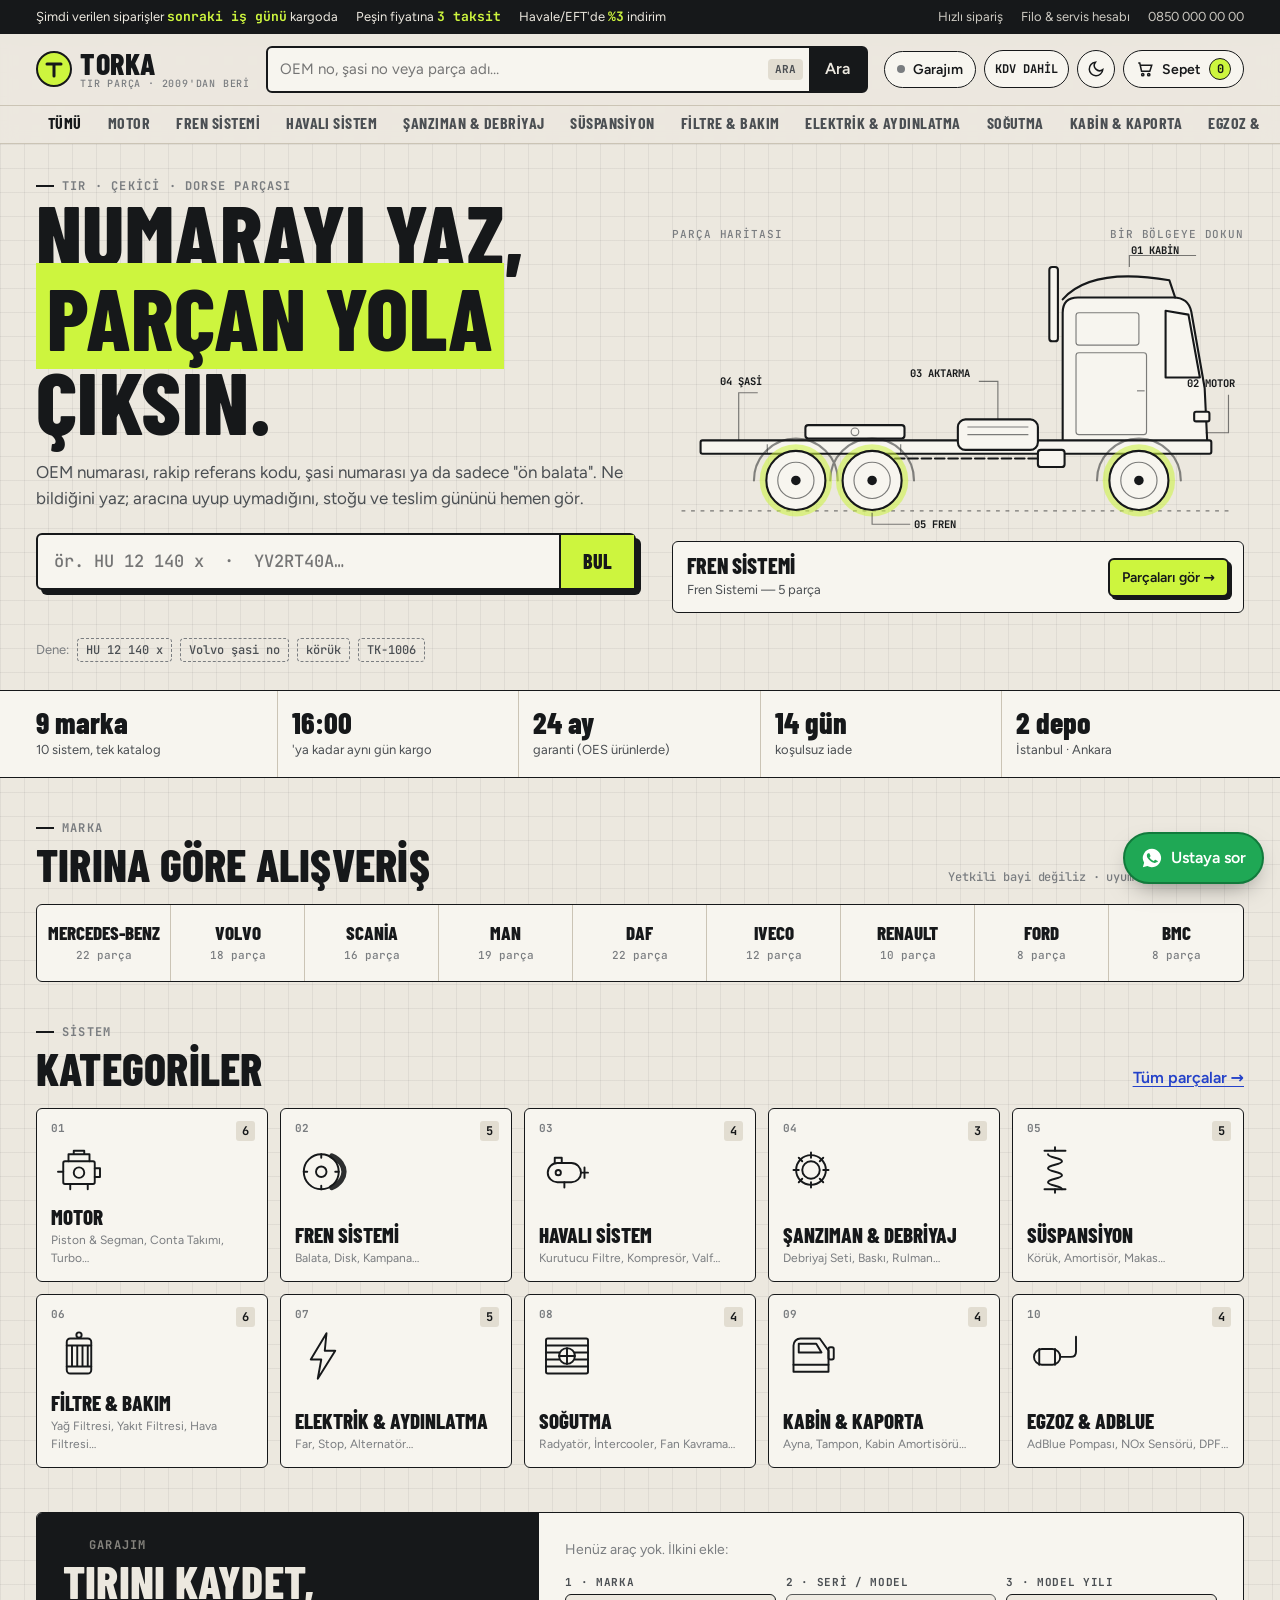
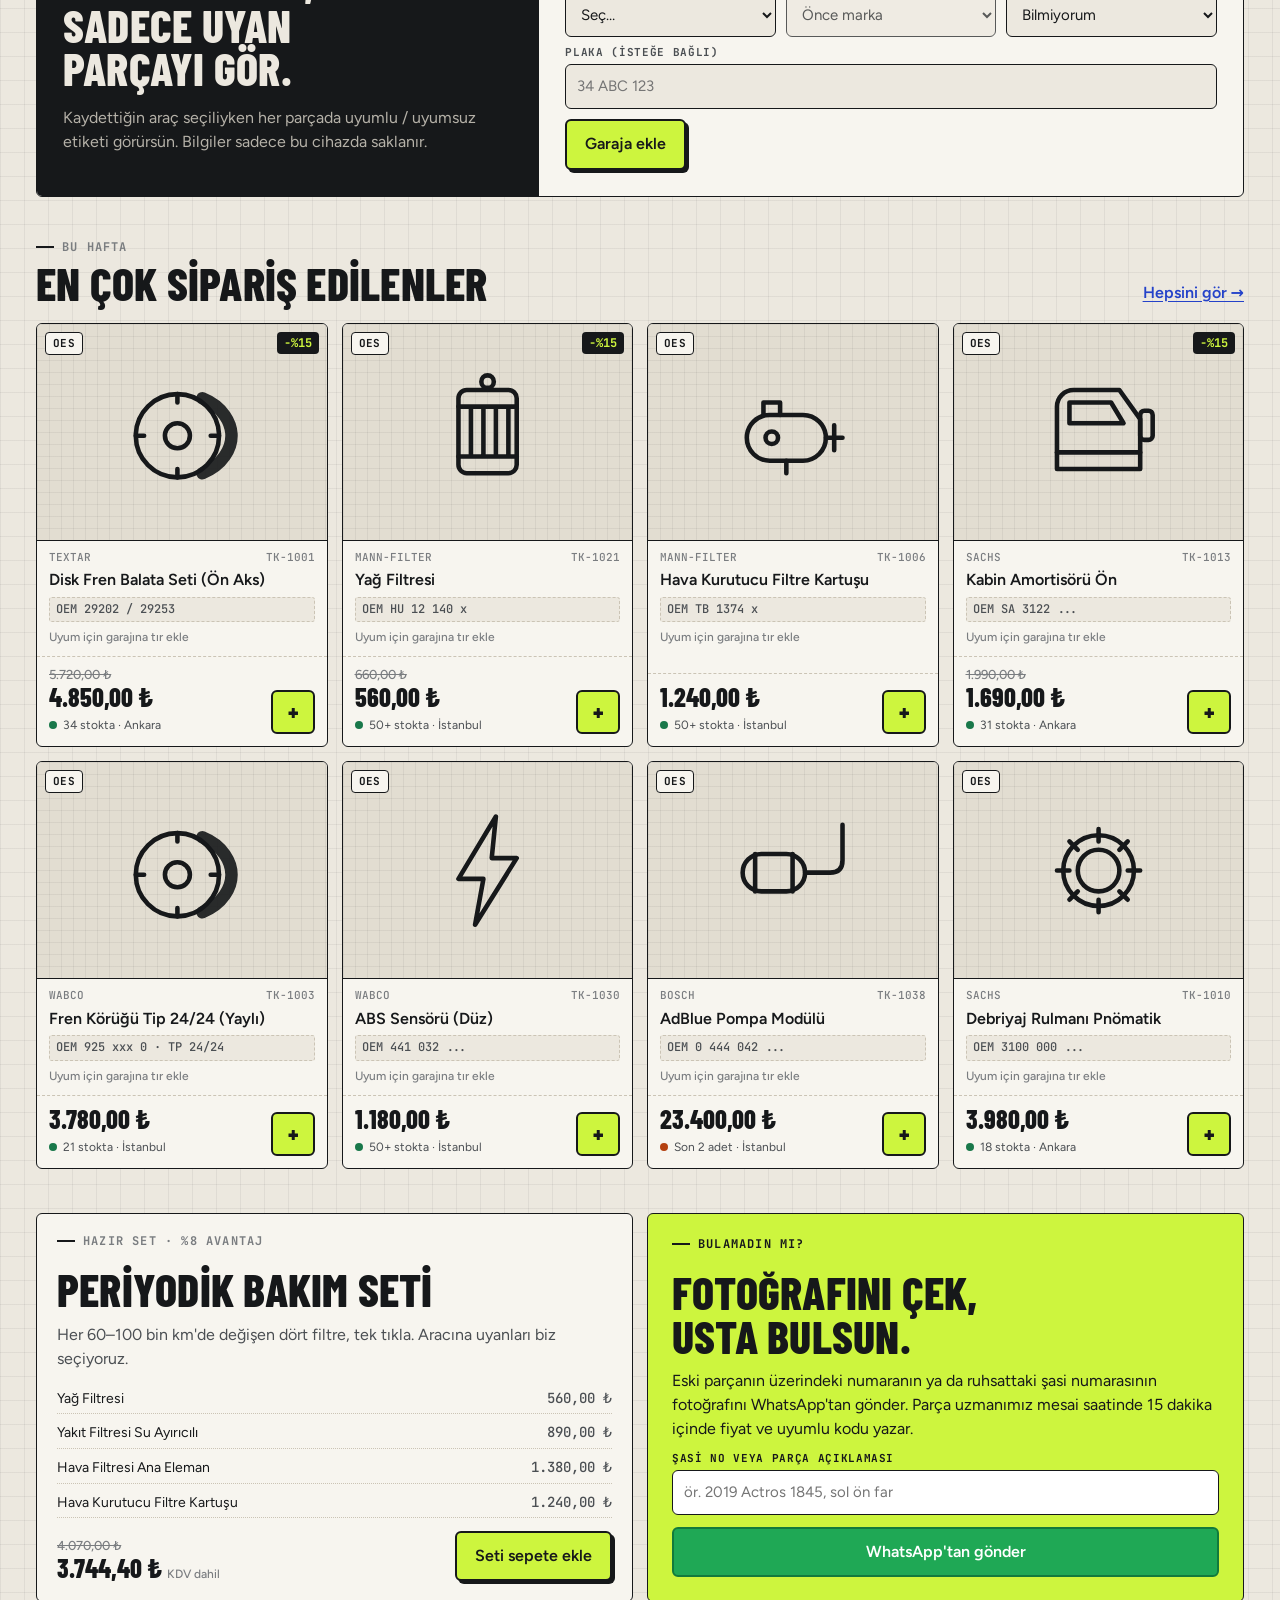
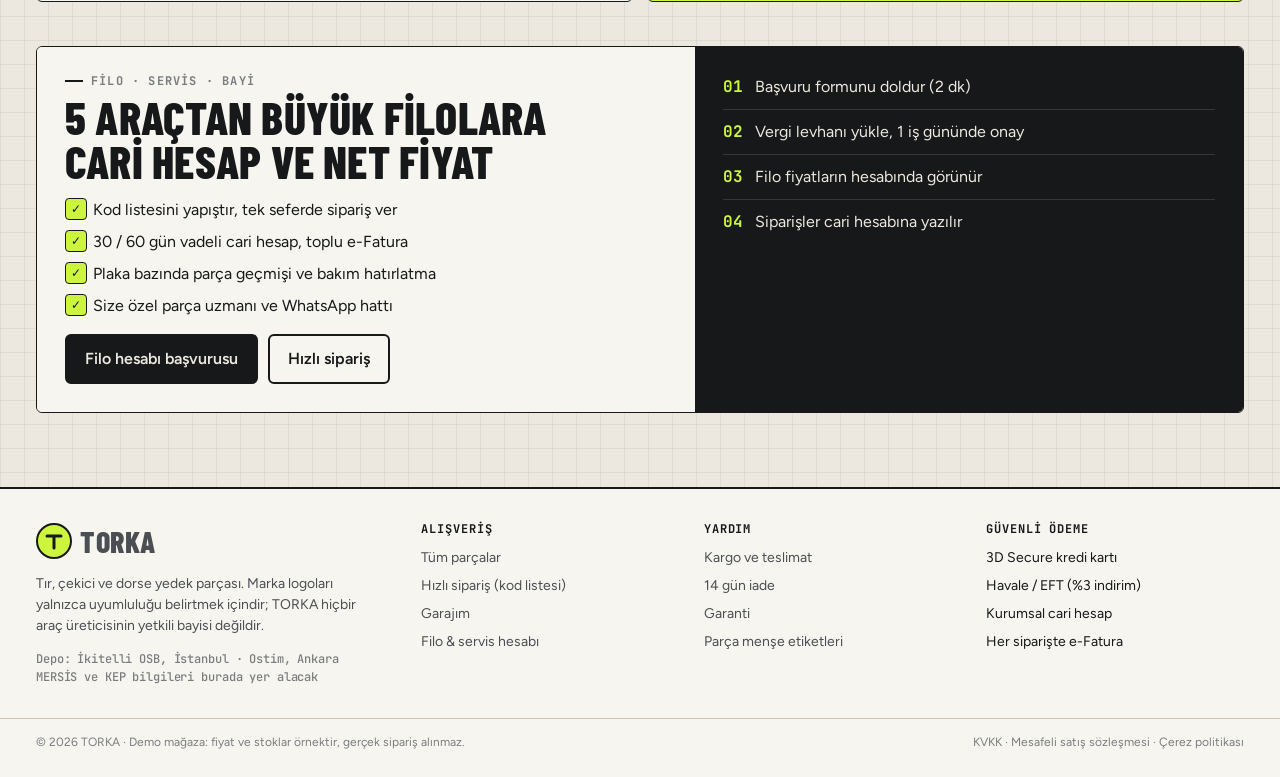
<file: tir-parca/index.html>
<!doctype html>
<html lang="tr">
<head>
<meta charset="utf-8">
<meta name="viewport" content="width=device-width, initial-scale=1">
<title>TORKA Tır Parça</title>
<meta name="description" content="Tır ve çekici yedek parçası: OEM numarası, şasi numarası veya parça adıyla ara; aracına uyup uymadığını gör, aynı gün kargoyla al.">
<meta name="theme-color" content="#16181A">
<link rel="icon" href="data:image/svg+xml,%3Csvg xmlns='http://www.w3.org/2000/svg' viewBox='0 0 32 32'%3E%3Ccircle cx='16' cy='16' r='14' fill='%23CDF53E' stroke='%2316181A' stroke-width='3'/%3E%3Cpath d='M9 12h14M16 12v12' stroke='%2316181A' stroke-width='3.5' stroke-linecap='round'/%3E%3C/svg%3E">
<link rel="stylesheet" href="styles.css">
</head>
<body>
<div class="strip" role="region" aria-label="Kargo ve iletişim">
  <div class="wrap">
    <span id="cutoff">Aynı gün kargo için kalan süre: <b>--:--:--</b></span>
    <span>Peşin fiyatına <b>3 taksit</b></span>
    <span>Havale/EFT'de <b>%3</b> indirim</span>
    <span class="sp"></span>
    <a href="#/hizli">Hızlı sipariş</a>
    <a href="#/filo">Filo & servis hesabı</a>
    <a href="tel:+908500000000">0850 000 00 00</a>
  </div>
</div>

<header class="top">
  <div class="wrap">
    <a class="logo" href="#/" aria-label="TORKA ana sayfa">
      <span class="logo-mark" aria-hidden="true">
        <svg width="20" height="20" viewBox="0 0 20 20"><path d="M3 5h14M10 5v12" stroke="currentColor" stroke-width="3" stroke-linecap="round"/></svg>
      </span>
      <span class="logo-word">TORKA<small>Tır parça · 2009'dan beri</small></span>
    </a>
    <form class="omni" id="omni" role="search" autocomplete="off">
      <label class="sr" for="q">Parça ara</label>
      <input id="q" type="search" placeholder="OEM no, şasi no veya parça adı…" aria-autocomplete="list" aria-controls="sugg">
      <span class="kind" id="kind">ARA</span>
      <button type="submit">Ara</button>
      <div class="suggest" id="sugg" hidden role="listbox"></div>
    </form>
    <div class="hdr-act">
      <a class="chip-btn garage-chip" id="garageChip" href="#/garaj"><span class="dot"></span><span class="lbl" id="garageLbl">Garajım</span></a>
      <button class="icon-btn hide-m" id="vatBtn" title="Fiyatları KDV dahil / hariç göster" aria-label="KDV gösterimini değiştir" style="width:auto;padding:0 10px;border-radius:999px;font:700 12px var(--f-mono)">KDV DAHİL</button>
      <button class="icon-btn" id="themeBtn" aria-label="Açık / koyu tema">
        <svg width="18" height="18" viewBox="0 0 24 24" fill="none" stroke="currentColor" stroke-width="2"><path d="M21 12.8A9 9 0 1 1 11.2 3a7 7 0 0 0 9.8 9.8z"/></svg>
      </button>
      <button class="chip-btn" id="cartBtn" aria-label="Sepet">
        <svg width="18" height="18" viewBox="0 0 24 24" fill="none" stroke="currentColor" stroke-width="2"><path d="M3 4h2l2.4 11h11L21 7H6.2"/><circle cx="9" cy="19.5" r="1.5"/><circle cx="17" cy="19.5" r="1.5"/></svg>
        <span class="lbl">Sepet</span><span class="count" id="cartCount">0</span>
      </button>
    </div>
  </div>
  <nav class="cats" aria-label="Kategoriler"><div class="wrap" id="catNav"></div></nav>
</header>

<main id="app" tabindex="-1"></main>

<footer>
  <div class="wrap">
    <div>
      <a class="logo" href="#/"><span class="logo-mark" aria-hidden="true"><svg width="20" height="20" viewBox="0 0 20 20"><path d="M3 5h14M10 5v12" stroke="currentColor" stroke-width="3" stroke-linecap="round"/></svg></span><span class="logo-word">TORKA</span></a>
      <p style="color:var(--ink-2);font-size:14px;max-width:38ch">Tır, çekici ve dorse yedek parçası. Marka logoları yalnızca uyumluluğu belirtmek içindir; TORKA hiçbir araç üreticisinin yetkili bayisi değildir.</p>
      <p class="mono" style="font-size:12px;color:var(--ink-3)">Depo: İkitelli OSB, İstanbul · Ostim, Ankara<br>MERSİS ve KEP bilgileri burada yer alacak</p>
    </div>
    <div><h4>Alışveriş</h4><ul>
      <li><a href="#/katalog">Tüm parçalar</a></li><li><a href="#/hizli">Hızlı sipariş (kod listesi)</a></li><li><a href="#/garaj">Garajım</a></li><li><a href="#/filo">Filo & servis hesabı</a></li></ul></div>
    <div><h4>Yardım</h4><ul>
      <li><a href="#/bilgi/kargo">Kargo ve teslimat</a></li><li><a href="#/bilgi/iade">14 gün iade</a></li><li><a href="#/bilgi/garanti">Garanti</a></li><li><a href="#/bilgi/mense">Parça menşe etiketleri</a></li></ul></div>
    <div><h4>Güvenli ödeme</h4><ul>
      <li>3D Secure kredi kartı</li><li>Havale / EFT (%3 indirim)</li><li>Kurumsal cari hesap</li><li>Her siparişte e-Fatura</li></ul></div>
  </div>
  <div class="legal"><div class="wrap"><span>© <span id="yr"></span> TORKA · Demo mağaza: fiyat ve stoklar örnektir, gerçek sipariş alınmaz.</span><span>KVKK · Mesafeli satış sözleşmesi · Çerez politikası</span></div></div>
</footer>

<a class="fab" id="fab" href="#" target="_blank" rel="noopener">
  <svg width="22" height="22" viewBox="0 0 24 24" fill="currentColor" aria-hidden="true"><path d="M12 2a10 10 0 0 0-8.6 15.1L2 22l5-1.3A10 10 0 1 0 12 2zm5.3 14.1c-.2.6-1.3 1.2-1.8 1.2-.5.1-1 .2-3.3-.7-2.8-1.1-4.6-4-4.7-4.2-.1-.2-1.1-1.5-1.1-2.9s.7-2 1-2.3c.3-.3.6-.3.8-.3h.6c.2 0 .4 0 .6.5l.9 2.1c.1.2.1.4 0 .5l-.3.5-.4.5c-.1.1-.3.3-.1.6.2.3.8 1.3 1.7 2.1 1.2 1 2.1 1.4 2.4 1.5.3.1.5.1.6-.1l.9-1c.2-.3.4-.2.6-.1l2 1c.3.1.5.2.5.3.1.2.1.7-.1 1.3z"/></svg>
  <span>Ustaya sor</span>
</a>

<div class="scrim" id="scrim"></div>
<aside class="drawer" id="drawer" aria-label="Sepet" aria-hidden="true">
  <div class="drawer-hd"><h3>Sepet</h3><button class="icon-btn" id="closeCart" aria-label="Sepeti kapat">✕</button></div>
  <div class="drawer-bd" id="cartBody"></div>
  <div class="drawer-ft" id="cartFoot"></div>
</aside>
<div class="toast" id="toast" role="status" aria-live="polite"></div>

<script src="data.js"></script>
<script src="app.js"></script>
</body>
</html>
</file>
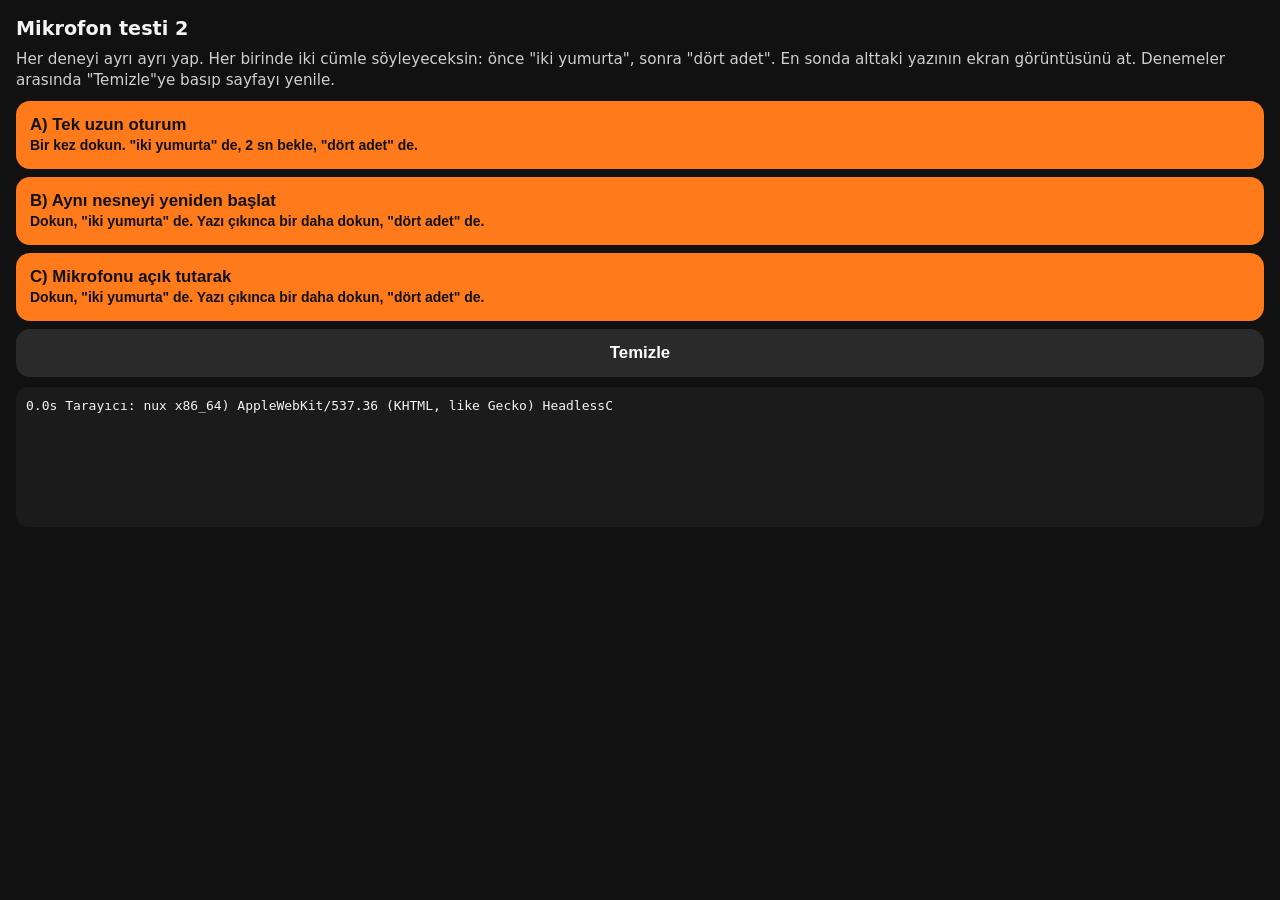
<file: mic-test.html>
<!doctype html>
<html lang="tr"><head><meta charset="utf-8"><meta name="viewport" content="width=device-width,initial-scale=1">
<title>Mikrofon testi 2</title>
<style>
body{font-family:-apple-system,system-ui,sans-serif;margin:0;padding:16px;background:#111;color:#f4f4f4;line-height:1.4}
h1{font-size:1.2rem;margin:0 0 6px} p{margin:4px 0 10px;color:#cfcfcf;font-size:.95rem}
button{display:block;width:100%;font-size:1.05rem;padding:14px;margin:8px 0;border:0;border-radius:14px;background:#ff7a1a;color:#111;font-weight:700;text-align:left}
button.s{background:#2a2a2a;color:#fff;text-align:center}
#log{white-space:pre-wrap;font:13px/1.45 ui-monospace,Menlo,monospace;background:#1b1b1b;border-radius:12px;padding:10px;min-height:120px;margin-top:10px}
.ok{color:#7ee787}.bad{color:#ff7b72}.h{color:#79c0ff}
</style></head><body>
<h1>Mikrofon testi 2</h1>
<p>Her deneyi ayrı ayrı yap. Her birinde iki cümle söyleyeceksin: önce "iki yumurta", sonra "dört adet". En sonda alttaki yazının ekran görüntüsünü at. Denemeler arasında "Temizle"ye basıp sayfayı yenile.</p>
<button id="A">A) Tek uzun oturum<br><small>Bir kez dokun. "iki yumurta" de, 2 sn bekle, "dört adet" de.</small></button>
<button id="B">B) Aynı nesneyi yeniden başlat<br><small>Dokun, "iki yumurta" de. Yazı çıkınca bir daha dokun, "dört adet" de.</small></button>
<button id="C">C) Mikrofonu açık tutarak<br><small>Dokun, "iki yumurta" de. Yazı çıkınca bir daha dokun, "dört adet" de.</small></button>
<button class="s" id="X">Temizle</button>
<div id="log"></div>
<script>
const SR=window.SpeechRecognition||window.webkitSpeechRecognition, L=document.getElementById('log'), t0=Date.now();
const log=(m,c)=>{ const d=document.createElement('div'); if(c) d.className=c; d.textContent=((Date.now()-t0)/1000).toFixed(1)+'s '+m; L.appendChild(d); };
document.getElementById('X').onclick=()=>{ L.innerHTML=''; };
function wire(r,tag){
  ['start','audiostart','speechstart','speechend','audioend','end'].forEach(n=>r.addEventListener(n,()=>log(tag+' '+n)));
  r.onresult=e=>{ let x='',fin=false; for(let i=e.resultIndex;i<e.results.length;i++){ x+=e.results[i][0].transcript; if(e.results[i].isFinal) fin=true; } log(tag+' DUYDUM'+(fin?' (kesin)':'')+': "'+x+'"', fin?'ok':''); };
  r.onerror=e=>log(tag+' HATA: '+e.error+(e.message?' - '+e.message:''),'bad');
}
function mk(cont){ const r=new SR(); r.lang='tr-TR'; r.interimResults=true; r.continuous=cont; r.maxAlternatives=1; return r; }
// A: one long continuous session
document.getElementById('A').onclick=()=>{ log('--- A: tek uzun oturum ---','h'); const r=mk(true); wire(r,'A'); try{ r.start(); }catch(e){ log('A start hatası '+e.message,'bad'); } setTimeout(()=>{ try{ r.stop(); }catch(e){} log('A: 25 sn doldu'); },25000); };
// B: reuse same instance
let rb=null;
document.getElementById('B').onclick=()=>{ log('--- B: aynı nesne ---','h'); if(!rb){ rb=mk(false); wire(rb,'B'); } try{ rb.start(); }catch(e){ log('B start hatası '+e.message,'bad'); } setTimeout(()=>{ try{ rb.stop(); }catch(e){} },9000); };
// C: keep mic stream open while recognising
let stream=null;
document.getElementById('C').onclick=async()=>{ log('--- C: mikrofon açık ---','h'); try{ if(!stream){ stream=await navigator.mediaDevices.getUserMedia({audio:true}); log('C: mikrofon akışı açıldı ve açık tutuluyor','ok'); } }catch(e){ log('C mikrofon hatası '+e.message,'bad'); }
  const r=mk(false); wire(r,'C'); try{ r.start(); }catch(e){ log('C start hatası '+e.message,'bad'); } setTimeout(()=>{ try{ r.stop(); }catch(e){} },9000); };
log('Tarayıcı: '+navigator.userAgent.slice(20,80));
</script></body></html>
</file>
<file: fonts/fonts.css>
/* Self-hosted fonts (SIL Open Font License 1.1, see the OFL-*.txt files). No request goes to Google. */
@font-face{font-family:"Bricolage Grotesque";font-style:normal;font-display:swap;font-weight:200 800;src:url("bricolage-grotesque-latin-ext-wght-normal.woff2") format("woff2");unicode-range:U+0100-02BA,U+02BD-02C5,U+02C7-02CC,U+02CE-02D7,U+02DD-02FF,U+0304,U+0308,U+0329,U+1D00-1DBF,U+1E00-1E9F,U+1EF2-1EFF,U+2020,U+20A0-20AB,U+20AD-20C0,U+2113,U+2C60-2C7F,U+A720-A7FF}
@font-face{font-family:"Bricolage Grotesque";font-style:normal;font-display:swap;font-weight:200 800;src:url("bricolage-grotesque-latin-wght-normal.woff2") format("woff2");unicode-range:U+0000-00FF,U+0131,U+0152-0153,U+02BB-02BC,U+02C6,U+02DA,U+02DC,U+0304,U+0308,U+0329,U+2000-206F,U+20AC,U+2122,U+2191,U+2193,U+2212,U+2215,U+FEFF,U+FFFD}
@font-face{font-family:"Figtree";font-style:normal;font-display:swap;font-weight:400;src:url("figtree-latin-ext-400-normal.woff2") format("woff2");unicode-range:U+0100-02BA,U+02BD-02C5,U+02C7-02CC,U+02CE-02D7,U+02DD-02FF,U+0304,U+0308,U+0329,U+1D00-1DBF,U+1E00-1E9F,U+1EF2-1EFF,U+2020,U+20A0-20AB,U+20AD-20C0,U+2113,U+2C60-2C7F,U+A720-A7FF}
@font-face{font-family:"Figtree";font-style:normal;font-display:swap;font-weight:400;src:url("figtree-latin-400-normal.woff2") format("woff2");unicode-range:U+0000-00FF,U+0131,U+0152-0153,U+02BB-02BC,U+02C6,U+02DA,U+02DC,U+0304,U+0308,U+0329,U+2000-206F,U+20AC,U+2122,U+2191,U+2193,U+2212,U+2215,U+FEFF,U+FFFD}
@font-face{font-family:"Figtree";font-style:normal;font-display:swap;font-weight:500;src:url("figtree-latin-ext-500-normal.woff2") format("woff2");unicode-range:U+0100-02BA,U+02BD-02C5,U+02C7-02CC,U+02CE-02D7,U+02DD-02FF,U+0304,U+0308,U+0329,U+1D00-1DBF,U+1E00-1E9F,U+1EF2-1EFF,U+2020,U+20A0-20AB,U+20AD-20C0,U+2113,U+2C60-2C7F,U+A720-A7FF}
@font-face{font-family:"Figtree";font-style:normal;font-display:swap;font-weight:500;src:url("figtree-latin-500-normal.woff2") format("woff2");unicode-range:U+0000-00FF,U+0131,U+0152-0153,U+02BB-02BC,U+02C6,U+02DA,U+02DC,U+0304,U+0308,U+0329,U+2000-206F,U+20AC,U+2122,U+2191,U+2193,U+2212,U+2215,U+FEFF,U+FFFD}
@font-face{font-family:"Figtree";font-style:normal;font-display:swap;font-weight:600;src:url("figtree-latin-ext-600-normal.woff2") format("woff2");unicode-range:U+0100-02BA,U+02BD-02C5,U+02C7-02CC,U+02CE-02D7,U+02DD-02FF,U+0304,U+0308,U+0329,U+1D00-1DBF,U+1E00-1E9F,U+1EF2-1EFF,U+2020,U+20A0-20AB,U+20AD-20C0,U+2113,U+2C60-2C7F,U+A720-A7FF}
@font-face{font-family:"Figtree";font-style:normal;font-display:swap;font-weight:600;src:url("figtree-latin-600-normal.woff2") format("woff2");unicode-range:U+0000-00FF,U+0131,U+0152-0153,U+02BB-02BC,U+02C6,U+02DA,U+02DC,U+0304,U+0308,U+0329,U+2000-206F,U+20AC,U+2122,U+2191,U+2193,U+2212,U+2215,U+FEFF,U+FFFD}
@font-face{font-family:"JetBrains Mono";font-style:normal;font-display:swap;font-weight:500;src:url("jetbrains-mono-latin-ext-500-normal.woff2") format("woff2");unicode-range:U+0100-02BA,U+02BD-02C5,U+02C7-02CC,U+02CE-02D7,U+02DD-02FF,U+0304,U+0308,U+0329,U+1D00-1DBF,U+1E00-1E9F,U+1EF2-1EFF,U+2020,U+20A0-20AB,U+20AD-20C0,U+2113,U+2C60-2C7F,U+A720-A7FF}
@font-face{font-family:"JetBrains Mono";font-style:normal;font-display:swap;font-weight:500;src:url("jetbrains-mono-latin-500-normal.woff2") format("woff2");unicode-range:U+0000-00FF,U+0131,U+0152-0153,U+02BB-02BC,U+02C6,U+02DA,U+02DC,U+0304,U+0308,U+0329,U+2000-206F,U+20AC,U+2122,U+2191,U+2193,U+2212,U+2215,U+FEFF,U+FFFD}
@font-face{font-family:"JetBrains Mono";font-style:normal;font-display:swap;font-weight:700;src:url("jetbrains-mono-latin-ext-700-normal.woff2") format("woff2");unicode-range:U+0100-02BA,U+02BD-02C5,U+02C7-02CC,U+02CE-02D7,U+02DD-02FF,U+0304,U+0308,U+0329,U+1D00-1DBF,U+1E00-1E9F,U+1EF2-1EFF,U+2020,U+20A0-20AB,U+20AD-20C0,U+2113,U+2C60-2C7F,U+A720-A7FF}
@font-face{font-family:"JetBrains Mono";font-style:normal;font-display:swap;font-weight:700;src:url("jetbrains-mono-latin-700-normal.woff2") format("woff2");unicode-range:U+0000-00FF,U+0131,U+0152-0153,U+02BB-02BC,U+02C6,U+02DA,U+02DC,U+0304,U+0308,U+0329,U+2000-206F,U+20AC,U+2122,U+2191,U+2193,U+2212,U+2215,U+FEFF,U+FFFD}
@font-face{font-family:"Barlow Condensed";font-style:normal;font-display:swap;font-weight:600;src:url("barlow-condensed-latin-ext-600-normal.woff2") format("woff2");unicode-range:U+0100-02BA,U+02BD-02C5,U+02C7-02CC,U+02CE-02D7,U+02DD-02FF,U+0304,U+0308,U+0329,U+1D00-1DBF,U+1E00-1E9F,U+1EF2-1EFF,U+2020,U+20A0-20AB,U+20AD-20C0,U+2113,U+2C60-2C7F,U+A720-A7FF}
@font-face{font-family:"Barlow Condensed";font-style:normal;font-display:swap;font-weight:600;src:url("barlow-condensed-latin-600-normal.woff2") format("woff2");unicode-range:U+0000-00FF,U+0131,U+0152-0153,U+02BB-02BC,U+02C6,U+02DA,U+02DC,U+0304,U+0308,U+0329,U+2000-206F,U+20AC,U+2122,U+2191,U+2193,U+2212,U+2215,U+FEFF,U+FFFD}
@font-face{font-family:"Barlow Condensed";font-style:normal;font-display:swap;font-weight:700;src:url("barlow-condensed-latin-ext-700-normal.woff2") format("woff2");unicode-range:U+0100-02BA,U+02BD-02C5,U+02C7-02CC,U+02CE-02D7,U+02DD-02FF,U+0304,U+0308,U+0329,U+1D00-1DBF,U+1E00-1E9F,U+1EF2-1EFF,U+2020,U+20A0-20AB,U+20AD-20C0,U+2113,U+2C60-2C7F,U+A720-A7FF}
@font-face{font-family:"Barlow Condensed";font-style:normal;font-display:swap;font-weight:700;src:url("barlow-condensed-latin-700-normal.woff2") format("woff2");unicode-range:U+0000-00FF,U+0131,U+0152-0153,U+02BB-02BC,U+02C6,U+02DA,U+02DC,U+0304,U+0308,U+0329,U+2000-206F,U+20AC,U+2122,U+2191,U+2193,U+2212,U+2215,U+FEFF,U+FFFD}
@font-face{font-family:"Barlow Condensed";font-style:normal;font-display:swap;font-weight:800;src:url("barlow-condensed-latin-ext-800-normal.woff2") format("woff2");unicode-range:U+0100-02BA,U+02BD-02C5,U+02C7-02CC,U+02CE-02D7,U+02DD-02FF,U+0304,U+0308,U+0329,U+1D00-1DBF,U+1E00-1E9F,U+1EF2-1EFF,U+2020,U+20A0-20AB,U+20AD-20C0,U+2113,U+2C60-2C7F,U+A720-A7FF}
@font-face{font-family:"Barlow Condensed";font-style:normal;font-display:swap;font-weight:800;src:url("barlow-condensed-latin-800-normal.woff2") format("woff2");unicode-range:U+0000-00FF,U+0131,U+0152-0153,U+02BB-02BC,U+02C6,U+02DA,U+02DC,U+0304,U+0308,U+0329,U+2000-206F,U+20AC,U+2122,U+2191,U+2193,U+2212,U+2215,U+FEFF,U+FFFD}
</file>
<file: tir-parca/styles.css>
@import url("fonts/fonts.css");

/* ============ TORKA design tokens ============
   Concept: "field technical sheet". Warm kraft paper + graphite ink + hi-vis
   reflective yellow-green. Deliberately avoids the navy/chrome and black-orange
   palettes that competitors use. */
:root {
  --paper: #ECE8DF;
  --paper-2: #F7F5EF;
  --paper-3: #E2DDD1;
  --ink: #16181A;
  --ink-2: #4B4F53;
  --ink-3: #7A7D80;
  --line: #CBC4B5;
  --line-2: #DAD4C7;
  --hi: #CDF53E;          /* hi-vis */
  --hi-ink: #16181A;
  --ok: #19784A;
  --ok-bg: #DCEFD9;
  --warn: #B4400F;
  --warn-bg: #F6DECF;
  --link: #2442C9;
  --grid: rgba(22, 24, 26, .06);
  --shadow: 0 1px 0 rgba(0,0,0,.04), 0 10px 30px -18px rgba(0,0,0,.35);
  --r: 6px;
  --f-display: "Barlow Condensed", "Arial Narrow", sans-serif;
  --f-body: "Figtree", system-ui, sans-serif;
  --f-mono: "JetBrains Mono", ui-monospace, monospace;
  color-scheme: light;
}
@media (prefers-color-scheme: dark) {
  :root:not([data-theme="light"]) {
    --paper: #111315; --paper-2: #1A1D20; --paper-3: #23272B;
    --ink: #ECE8DF; --ink-2: #B5B1A8; --ink-3: #85837D;
    --line: #33383D; --line-2: #2A2E32;
    --ok: #5BD08F; --ok-bg: #173323; --warn: #FF8A50; --warn-bg: #3A2016;
    --link: #8FA4FF; --grid: rgba(236, 232, 223, .05);
    color-scheme: dark;
  }
}
:root[data-theme="dark"] {
  --paper: #111315; --paper-2: #1A1D20; --paper-3: #23272B;
  --ink: #ECE8DF; --ink-2: #B5B1A8; --ink-3: #85837D;
  --line: #33383D; --line-2: #2A2E32;
  --ok: #5BD08F; --ok-bg: #173323; --warn: #FF8A50; --warn-bg: #3A2016;
  --link: #8FA4FF; --grid: rgba(236, 232, 223, .05);
  color-scheme: dark;
}

* { box-sizing: border-box; }
html { -webkit-text-size-adjust: 100%; }
body {
  margin: 0; background: var(--paper); color: var(--ink);
  font: 400 16px/1.5 var(--f-body);
  background-image: linear-gradient(var(--grid) 1px, transparent 1px), linear-gradient(90deg, var(--grid) 1px, transparent 1px);
  background-size: 24px 24px;
}
a { color: inherit; }
button, input, select, textarea { font: inherit; color: inherit; }
button { cursor: pointer; }
img, svg { display: block; max-width: 100%; }
.mono { font-family: var(--f-mono); font-weight: 500; letter-spacing: -.01em; }
.wrap { max-width: 1240px; margin: 0 auto; padding: 0 16px; }
.sr { position: absolute; width: 1px; height: 1px; overflow: hidden; clip: rect(0 0 0 0); }
:focus-visible { outline: 3px solid var(--link); outline-offset: 2px; }

/* ============ Top strip ============ */
.strip { background: var(--ink); color: var(--paper); font-size: 13px; }
.strip .wrap { display: flex; gap: 18px; align-items: center; min-height: 34px; overflow-x: auto; white-space: nowrap; scrollbar-width: none; }
.strip .wrap::-webkit-scrollbar { display: none; }
.strip b { color: var(--hi); font-family: var(--f-mono); font-weight: 700; }
.strip a { text-decoration: none; opacity: .85; }
.strip a:hover { opacity: 1; text-decoration: underline; }
.strip .sp { flex: 1; }
:root[data-theme="dark"] .strip, :root:not([data-theme="light"]) .strip { }
.strip { background: #16181A; color: #ECE8DF; }

/* ============ Header ============ */
header.top { position: sticky; top: 0; z-index: 40; background: color-mix(in srgb, var(--paper) 92%, transparent); backdrop-filter: blur(8px); border-bottom: 1px solid var(--line); }
header.top .wrap { display: grid; grid-template-columns: auto 1fr auto; gap: 16px; align-items: center; padding-top: 12px; padding-bottom: 12px; }
.logo { display: flex; align-items: center; gap: 8px; text-decoration: none; }
.logo-mark { width: 36px; height: 36px; background: var(--hi); color: var(--hi-ink); border-radius: 50%; display: grid; place-items: center; border: 2px solid var(--ink); }
.logo-word { font: 800 30px/1 var(--f-display); letter-spacing: .02em; }
.logo-word small { display: block; font: 500 10px/1.2 var(--f-mono); letter-spacing: .08em; color: var(--ink-3); text-transform: uppercase; }

.omni { position: relative; display: flex; align-items: stretch; background: var(--paper-2); border: 2px solid var(--ink); border-radius: var(--r); min-width: 0; }
.omni input { flex: 1; min-width: 0; border: 0; background: transparent; padding: 10px 12px; font-size: 15px; outline: none; }
.omni .kind { align-self: center; margin-right: 6px; font: 700 11px/1 var(--f-mono); padding: 5px 7px; border-radius: 4px; background: var(--paper-3); color: var(--ink-2); white-space: nowrap; text-transform: uppercase; }
.omni .kind.on { background: var(--hi); color: var(--hi-ink); }
.omni button { border: 0; background: var(--ink); color: var(--paper); padding: 0 16px; font-weight: 600; }
.suggest { position: absolute; left: -2px; right: -2px; top: calc(100% + 6px); background: var(--paper-2); border: 2px solid var(--ink); border-radius: var(--r); box-shadow: var(--shadow); z-index: 50; max-height: 60vh; overflow: auto; }
.suggest a { display: grid; grid-template-columns: 1fr auto; gap: 2px 12px; padding: 10px 12px; text-decoration: none; border-bottom: 1px solid var(--line-2); }
.suggest a:hover, .suggest a.act { background: var(--paper-3); }
.suggest .s-oem { grid-column: 1; font-size: 12px; color: var(--ink-3); }
.suggest .s-price { grid-row: 1 / span 2; grid-column: 2; align-self: center; font-weight: 600; }
.suggest .empty { padding: 14px; color: var(--ink-2); font-size: 14px; }

.hdr-act { display: flex; gap: 8px; align-items: center; }
.chip-btn { display: inline-flex; align-items: center; gap: 8px; border: 1.5px solid var(--ink); background: var(--paper-2); border-radius: 999px; padding: 7px 12px; font-size: 14px; font-weight: 600; text-decoration: none; white-space: nowrap; }
.chip-btn:hover { background: var(--paper-3); }
.chip-btn .count { background: var(--hi); color: var(--hi-ink); border-radius: 999px; min-width: 22px; height: 22px; display: grid; place-items: center; font: 700 12px/1 var(--f-mono); padding: 0 6px; border: 1.5px solid var(--ink); }
.garage-chip .dot { width: 8px; height: 8px; border-radius: 50%; background: var(--ink-3); }
.garage-chip.set .dot { background: var(--ok); box-shadow: 0 0 0 3px var(--ok-bg); }
.icon-btn { width: 38px; height: 38px; border-radius: 50%; border: 1.5px solid var(--ink); background: var(--paper-2); display: grid; place-items: center; }

nav.cats { border-top: 1px solid var(--line); }
nav.cats .wrap { display: flex; gap: 2px; overflow-x: auto; scrollbar-width: none; padding-top: 0; padding-bottom: 0; }
nav.cats .wrap::-webkit-scrollbar { display: none; }
nav.cats a { padding: 9px 12px; font: 700 16px/1 var(--f-display); text-transform: uppercase; letter-spacing: .03em; text-decoration: none; white-space: nowrap; color: var(--ink-2); border-bottom: 3px solid transparent; }
nav.cats a:hover, nav.cats a.on { color: var(--ink); border-bottom-color: var(--hi); }
nav.cats a.hot { color: var(--ink); }

/* ============ Generic ============ */
main { min-height: 60vh; }
.sec { padding: 44px 0; }
.sec-hd { display: flex; align-items: end; justify-content: space-between; gap: 16px; margin-bottom: 18px; flex-wrap: wrap; }
.eyebrow { font: 700 12px/1 var(--f-mono); letter-spacing: .1em; text-transform: uppercase; color: var(--ink-3); display: flex; align-items: center; gap: 8px; }
.eyebrow::before { content: ""; width: 18px; height: 2px; background: var(--ink); }
h1, h2, h3 { font-family: var(--f-display); font-weight: 800; line-height: .95; letter-spacing: .005em; margin: 0; text-transform: uppercase; }
h1 { font-size: clamp(44px, 7vw, 88px); }
h2 { font-size: clamp(30px, 4vw, 46px); margin-top: 8px; }
h3 { font-size: 22px; }
.lede { color: var(--ink-2); font-size: 17px; max-width: 56ch; }
.btn { display: inline-flex; align-items: center; justify-content: center; gap: 8px; border: 2px solid var(--ink); border-radius: var(--r); padding: 11px 18px; font-weight: 700; text-decoration: none; background: var(--paper-2); transition: transform .08s; }
.btn:active { transform: translateY(1px); }
.btn.pri { background: var(--hi); color: var(--hi-ink); box-shadow: 3px 3px 0 var(--ink); }
.btn.pri:hover { box-shadow: 1px 1px 0 var(--ink); transform: translate(2px, 2px); }
.btn.dark { background: var(--ink); color: var(--paper); }
.btn.wa { background: #1FA855; color: #fff; border-color: #127A3C; }
.btn.sm { padding: 7px 12px; font-size: 14px; }
.btn.block { width: 100%; }
.btn[disabled] { opacity: .45; cursor: not-allowed; box-shadow: none; }
.link { color: var(--link); font-weight: 600; text-decoration: underline; text-underline-offset: 3px; background: none; border: 0; padding: 0; }
.tag { display: inline-flex; align-items: center; gap: 5px; font: 700 11px/1 var(--f-mono); text-transform: uppercase; letter-spacing: .04em; padding: 5px 7px; border-radius: 4px; border: 1px solid var(--line); background: var(--paper-2); white-space: nowrap; }
.tag.oes { border-color: var(--ink); }
.tag.muadil { background: var(--paper-3); }
.tag.rev { background: #DDE4FF; border-color: #8C9DE8; color: #1B2F8F; }
:root[data-theme="dark"] .tag.rev { background: #1D2550; border-color: #3B4BA0; color: #C4CEFF; }
@media (prefers-color-scheme: dark) { :root:not([data-theme="light"]) .tag.rev { background: #1D2550; border-color: #3B4BA0; color: #C4CEFF; } }
.panel { background: var(--paper-2); border: 1.5px solid var(--ink); border-radius: var(--r); }
.ticks { background-image: repeating-linear-gradient(90deg, var(--ink) 0 1px, transparent 1px 8px); height: 6px; opacity: .35; }

/* ============ Hero ============ */
.hero { padding: 36px 0 28px; border-bottom: 1.5px solid var(--ink); }
.hero .wrap { display: grid; grid-template-columns: 1.05fr 1fr; gap: 36px; align-items: center; }
.hero h1 em { font-style: normal; background: var(--hi); color: var(--hi-ink); padding: 0 .12em; box-decoration-break: clone; -webkit-box-decoration-break: clone; }
.hero .lede { margin: 18px 0 22px; }
.hero-search { display: flex; border: 2.5px solid var(--ink); border-radius: var(--r); background: var(--paper-2); box-shadow: 5px 5px 0 var(--ink); }
.hero-search input { flex: 1; min-width: 0; border: 0; background: transparent; padding: 16px; font: 500 17px/1.2 var(--f-mono); outline: none; }
.hero-search button { border: 0; border-left: 2.5px solid var(--ink); background: var(--hi); color: var(--hi-ink); font: 800 20px/1 var(--f-display); text-transform: uppercase; padding: 0 22px; }
.try { margin-top: 14px; display: flex; flex-wrap: wrap; gap: 8px; align-items: center; font-size: 13px; color: var(--ink-3); }
.try button { border: 1px dashed var(--ink-3); background: transparent; border-radius: 4px; padding: 4px 8px; font: 500 12px/1.2 var(--f-mono); color: var(--ink-2); }
.try button:hover { border-style: solid; color: var(--ink); }
.detect { margin-top: 12px; min-height: 22px; font: 500 13px/1.4 var(--f-mono); color: var(--ink-2); }
.detect b { background: var(--ink); color: var(--paper); padding: 2px 6px; border-radius: 3px; }

/* Truck map */
.truckmap { position: relative; }
.truckmap .cap { display: flex; justify-content: space-between; font: 500 11px/1 var(--f-mono); color: var(--ink-3); text-transform: uppercase; letter-spacing: .08em; margin-bottom: 6px; }
.truckmap svg { width: 100%; height: auto; overflow: visible; }
.truckmap .zone { cursor: pointer; }
.truckmap .zone .hit { fill: var(--hi); opacity: 0; transition: opacity .15s; }
.truckmap .zone:hover .hit, .truckmap .zone:focus .hit, .truckmap .zone.on .hit { opacity: .55; }
.truckmap .zone:focus { outline: none; }
.truckmap .stroke { fill: none; stroke: var(--ink); stroke-width: 2.2; stroke-linejoin: round; stroke-linecap: round; }
.truckmap .thin { fill: none; stroke: var(--ink); stroke-width: 1.2; opacity: .55; }
.truckmap .fillp { fill: var(--paper-2); }
.truckmap .callout { font: 700 11px var(--f-mono); fill: var(--ink); text-transform: uppercase; }
.truckmap .pin { fill: var(--ink); }
.zone-info { margin-top: 10px; display: grid; grid-template-columns: 1fr auto; gap: 10px; align-items: center; padding: 12px 14px; }
.zone-info .zt { font: 800 22px/1 var(--f-display); text-transform: uppercase; }
.zone-info .zs { font-size: 13px; color: var(--ink-2); margin-top: 4px; }

/* Proof bar */
.proof-band { border-bottom: 1.5px solid var(--ink); background: var(--paper-2); }
.proof { display: grid; grid-template-columns: repeat(5, 1fr); }
.proof div:first-child { padding-left: 0; }
.proof div { padding: 16px 14px; border-right: 1px solid var(--line); }
.proof div:last-child { border-right: 0; }
.proof b { display: block; font: 800 30px/1 var(--f-display); }
.proof span { font-size: 13px; color: var(--ink-2); }

/* Garage block */
.garage-box { display: grid; grid-template-columns: 1fr 1.4fr; gap: 0; overflow: hidden; }
.garage-box .gl { padding: 26px; background: var(--ink); color: var(--paper); }
.garage-box .gl h2 { color: var(--paper); }
.garage-box .gl p { color: #B5B1A8; }
.garage-box .gr { padding: 26px; display: grid; gap: 14px; }
.steps { display: grid; grid-template-columns: repeat(3, 1fr); gap: 10px; }
.field { display: grid; gap: 6px; }
.field label { font: 700 11px/1 var(--f-mono); text-transform: uppercase; letter-spacing: .06em; color: var(--ink-2); }
.field input, .field select, .field textarea { width: 100%; border: 1.5px solid var(--ink); border-radius: var(--r); background: var(--paper); padding: 10px 11px; font-size: 15px; }
.field textarea { min-height: 120px; font-family: var(--f-mono); font-size: 14px; }
.field .hint { font-size: 12px; color: var(--ink-3); }
.trucks { display: flex; flex-wrap: wrap; gap: 8px; }
.truck-pill { display: inline-flex; align-items: center; gap: 8px; border: 1.5px solid var(--ink); background: var(--paper); padding: 6px 6px 6px 12px; border-radius: 999px; font-size: 14px; font-weight: 600; }
.truck-pill.act { background: var(--hi); color: var(--hi-ink); }
.truck-pill button { border: 0; background: transparent; width: 24px; height: 24px; border-radius: 50%; }
.truck-pill button:hover { background: rgba(0,0,0,.08); }

/* Brand strip */
.brands { display: grid; grid-template-columns: repeat(9, 1fr); border: 1.5px solid var(--ink); border-radius: var(--r); overflow: hidden; background: var(--paper-2); }
.brands a { padding: 18px 8px; text-align: center; text-decoration: none; border-right: 1px solid var(--line); font: 800 19px/1 var(--f-display); text-transform: uppercase; }
.brands a:last-child { border-right: 0; }
.brands a small { display: block; font: 500 11px/1.4 var(--f-mono); color: var(--ink-3); text-transform: none; margin-top: 6px; }
.brands a:hover { background: var(--hi); color: var(--hi-ink); }
.brands a:hover small { color: var(--hi-ink); }

/* Category grid */
.catgrid { display: grid; grid-template-columns: repeat(5, 1fr); gap: 12px; }
.cat { position: relative; display: grid; grid-template-rows: auto 1fr auto; gap: 8px; padding: 14px; text-decoration: none; background: var(--paper-2); border: 1.5px solid var(--ink); border-radius: var(--r); min-height: 168px; transition: transform .1s, box-shadow .1s; }
.cat:hover { transform: translate(-2px, -2px); box-shadow: 4px 4px 0 var(--ink); }
.cat .num { font: 700 11px/1 var(--f-mono); color: var(--ink-3); }
.cat svg { width: 56px; height: 56px; }
.cat .nm { font: 800 21px/1 var(--f-display); text-transform: uppercase; }
.cat .sub { font-size: 12px; color: var(--ink-3); margin-top: 4px; }
.cat .cnt { position: absolute; top: 12px; right: 12px; font: 700 12px/1 var(--f-mono); background: var(--paper-3); padding: 4px 6px; border-radius: 3px; }

/* ============ Product card (datasheet) ============ */
.grid { display: grid; grid-template-columns: repeat(4, 1fr); gap: 14px; }
.card { display: grid; grid-template-rows: auto auto 1fr auto; background: var(--paper-2); border: 1.5px solid var(--ink); border-radius: var(--r); overflow: hidden; position: relative; }
.card .fig { position: relative; aspect-ratio: 4/3; display: grid; place-items: center; background: var(--paper-3); background-image: linear-gradient(var(--grid) 1px, transparent 1px), linear-gradient(90deg, var(--grid) 1px, transparent 1px); background-size: 12px 12px; border-bottom: 1.5px solid var(--ink); text-decoration: none; }
.card .fig svg { width: 46%; height: auto; }
.card .fig .tags { position: absolute; top: 8px; left: 8px; display: flex; gap: 5px; flex-wrap: wrap; }
.card .fig .disc { position: absolute; top: 8px; right: 8px; background: var(--ink); color: var(--hi); font: 700 12px/1 var(--f-mono); padding: 5px 7px; border-radius: 4px; }
.card .meta { display: flex; justify-content: space-between; gap: 8px; padding: 10px 12px 0; font: 500 11px/1.2 var(--f-mono); color: var(--ink-3); text-transform: uppercase; }
.card .body { padding: 6px 12px 10px; display: grid; gap: 6px; align-content: start; }
.card .ttl { font-weight: 600; line-height: 1.3; text-decoration: none; }
.card .ttl:hover { text-decoration: underline; }
.card .oem { font: 500 12px/1.3 var(--f-mono); color: var(--ink-2); background: var(--paper); border: 1px dashed var(--line); padding: 4px 6px; border-radius: 3px; overflow: hidden; text-overflow: ellipsis; white-space: nowrap; }
.fit { font-size: 12px; font-weight: 600; display: flex; align-items: center; gap: 6px; }
.fit.yes { color: var(--ok); }
.fit.no { color: var(--warn); }
.fit.na { color: var(--ink-3); font-weight: 500; }
.card .foot { display: grid; grid-template-columns: 1fr auto; align-items: end; gap: 8px; padding: 10px 12px 12px; border-top: 1px dashed var(--line); }
.price { font: 800 26px/1 var(--f-display); }
.price small { font: 500 12px var(--f-body); color: var(--ink-3); }
.price s { font: 500 13px var(--f-body); color: var(--ink-3); display: block; margin-bottom: 2px; }
.stock { font-size: 12px; display: flex; align-items: center; gap: 6px; color: var(--ink-2); margin-top: 6px; }
.stock i { width: 8px; height: 8px; border-radius: 50%; background: var(--ok); }
.stock.low i { background: var(--warn); }
.add { width: 44px; height: 44px; border-radius: var(--r); border: 2px solid var(--ink); background: var(--hi); color: var(--hi-ink); display: grid; place-items: center; font: 800 24px/1 var(--f-display); }
.add:hover { background: var(--ink); color: var(--hi); }

/* Kits & help */
.split { display: grid; grid-template-columns: 1fr 1fr; gap: 14px; }
.kit { padding: 20px; display: grid; gap: 10px; }
.kit ul { margin: 0; padding: 0; list-style: none; display: grid; gap: 4px; font-size: 14px; }
.kit li { display: flex; justify-content: space-between; gap: 10px; border-bottom: 1px dotted var(--line); padding: 4px 0; }
.kit li span:last-child { font-family: var(--f-mono); color: var(--ink-2); }
.helpbox { padding: 24px; background: var(--hi); color: var(--hi-ink); border: 1.5px solid var(--ink); border-radius: var(--r); display: grid; gap: 12px; }
.helpbox h2 { color: var(--hi-ink); }
.helpbox p { margin: 0; }
.helpbox .field input, .helpbox .field textarea { background: #fff; color: #16181A; }
.helpbox .field label { color: #16181A; }

/* Fleet */
.fleet { display: grid; grid-template-columns: 1.2fr 1fr; border: 1.5px solid var(--ink); border-radius: var(--r); overflow: hidden; }
.fleet .fl { padding: 28px; background: var(--paper-2); }
.fleet .fr { padding: 28px; background: var(--ink); color: #ECE8DF; display: grid; gap: 10px; align-content: start; }
.fleet .fr div { display: flex; gap: 12px; border-bottom: 1px solid #33383D; padding-bottom: 10px; }
.fleet .fr b { color: var(--hi); font-family: var(--f-mono); }
.checks { list-style: none; padding: 0; margin: 16px 0; display: grid; gap: 8px; }
.checks li { padding-left: 28px; position: relative; }
.checks li::before { content: "✓"; position: absolute; left: 0; top: 0; width: 20px; height: 20px; display: grid; place-items: center; background: var(--hi); color: var(--hi-ink); border: 1.5px solid var(--ink); border-radius: 4px; font-size: 12px; font-weight: 800; }

/* ============ Catalog ============ */
.crumbs { font: 500 12px/1 var(--f-mono); color: var(--ink-3); padding: 18px 0 8px; display: flex; gap: 8px; flex-wrap: wrap; text-transform: uppercase; }
.crumbs a { text-decoration: none; }
.crumbs a:hover { color: var(--ink); text-decoration: underline; }
.catalog { display: grid; grid-template-columns: 250px 1fr; gap: 22px; padding-bottom: 50px; }
.facets { align-self: start; position: sticky; top: 130px; display: grid; gap: 14px; }
.facet { padding: 14px; }
.facet h4 { margin: 0 0 10px; font: 700 12px/1 var(--f-mono); text-transform: uppercase; letter-spacing: .06em; }
.facet label { display: flex; gap: 8px; align-items: center; font-size: 14px; padding: 3px 0; cursor: pointer; }
.facet label span { margin-left: auto; font: 500 12px var(--f-mono); color: var(--ink-3); }
.facet input[type=checkbox], .facet input[type=radio] { accent-color: var(--ink); width: 16px; height: 16px; }
.toolbar { display: flex; justify-content: space-between; align-items: center; gap: 12px; margin-bottom: 14px; flex-wrap: wrap; }
.toolbar select { border: 1.5px solid var(--ink); border-radius: var(--r); background: var(--paper-2); padding: 8px 10px; }
.active-filters { display: flex; gap: 6px; flex-wrap: wrap; }
.active-filters button { border: 1.5px solid var(--ink); background: var(--hi); color: var(--hi-ink); border-radius: 999px; padding: 4px 10px; font-size: 13px; font-weight: 600; }
.filter-toggle { display: none; }
.empty-state { padding: 40px; text-align: center; }

/* ============ Product detail ============ */
.pdp { display: grid; grid-template-columns: 1.1fr 1fr; gap: 26px; padding-bottom: 30px; }
.pdp-fig { aspect-ratio: 1/1; display: grid; place-items: center; position: relative; background-image: linear-gradient(var(--grid) 1px, transparent 1px), linear-gradient(90deg, var(--grid) 1px, transparent 1px); background-size: 16px 16px; }
.pdp-fig svg { width: 55%; }
.pdp-fig .dim { position: absolute; font: 500 11px var(--f-mono); color: var(--ink-3); }
.pdp-fig .dim.t { top: 12px; left: 14px; }
.pdp-fig .dim.b { bottom: 12px; right: 14px; }
.pdp h1 { font-size: clamp(32px, 4.4vw, 52px); margin: 10px 0; }
.pdp .codes { display: flex; gap: 8px; flex-wrap: wrap; }
.buy { padding: 18px; display: grid; gap: 14px; margin-top: 16px; }
.fitbar { padding: 10px 12px; border-radius: var(--r); font-weight: 600; font-size: 14px; display: flex; gap: 10px; align-items: center; justify-content: space-between; flex-wrap: wrap; }
.fitbar.yes { background: var(--ok-bg); color: var(--ok); }
.fitbar.no { background: var(--warn-bg); color: var(--warn); }
.fitbar.na { background: var(--paper-3); color: var(--ink-2); }
.pricebox { display: grid; grid-template-columns: 1fr auto; gap: 6px 14px; align-items: end; }
.pricebox .price { font-size: 44px; }
.pricebox .alt { font-size: 13px; color: var(--ink-2); }
.pricebox .alt b { color: var(--ok); }
.qty { display: inline-flex; border: 2px solid var(--ink); border-radius: var(--r); overflow: hidden; background: var(--paper); }
.qty button { width: 40px; border: 0; background: transparent; font-size: 20px; font-weight: 700; }
.qty input { width: 48px; text-align: center; border: 0; background: transparent; font-family: var(--f-mono); font-weight: 700; -moz-appearance: textfield; }
.qty input::-webkit-outer-spin-button, .qty input::-webkit-inner-spin-button { -webkit-appearance: none; margin: 0; }
.buyrow { display: grid; grid-template-columns: auto 1fr; gap: 10px; }
.ship { display: grid; gap: 8px; font-size: 14px; }
.ship div { display: flex; gap: 10px; align-items: flex-start; }
.ship .k { font: 700 11px/1.6 var(--f-mono); color: var(--ink-3); text-transform: uppercase; min-width: 74px; }
.tabs { display: flex; gap: 0; border-bottom: 1.5px solid var(--ink); margin-top: 10px; overflow-x: auto; scrollbar-width: none; }
.tabs button { border: 0; background: transparent; padding: 12px 16px; font: 800 17px/1 var(--f-display); text-transform: uppercase; color: var(--ink-3); border-bottom: 4px solid transparent; margin-bottom: -1.5px; white-space: nowrap; }
.tabs button.on { color: var(--ink); border-bottom-color: var(--hi); }
.tabpane { padding: 18px 0 40px; }
table.spec { width: 100%; border-collapse: collapse; font-size: 14px; }
table.spec th, table.spec td { text-align: left; padding: 10px 12px; border-bottom: 1px solid var(--line); vertical-align: top; }
table.spec th { font: 700 11px/1.4 var(--f-mono); text-transform: uppercase; color: var(--ink-2); width: 34%; }
table.spec td.mono { font-family: var(--f-mono); }
.copy { border: 1px solid var(--line); background: var(--paper); border-radius: 4px; font: 500 11px var(--f-mono); padding: 3px 6px; margin-left: 6px; }

/* ============ Drawer (cart) ============ */
.scrim { position: fixed; inset: 0; background: rgba(10, 11, 12, .5); z-index: 80; opacity: 0; pointer-events: none; transition: opacity .2s; }
.scrim.open { opacity: 1; pointer-events: auto; }
.drawer { position: fixed; top: 0; right: 0; bottom: 0; width: min(440px, 100%); background: var(--paper); border-left: 2px solid var(--ink); z-index: 90; transform: translateX(102%); transition: transform .25s ease; display: grid; grid-template-rows: auto 1fr auto; }
.drawer.open { transform: none; }
.drawer-hd { display: flex; justify-content: space-between; align-items: center; padding: 16px; border-bottom: 1.5px solid var(--ink); }
.drawer-bd { overflow: auto; padding: 8px 16px; }
.drawer-ft { border-top: 1.5px solid var(--ink); padding: 16px; display: grid; gap: 10px; background: var(--paper-2); }
.line { display: grid; grid-template-columns: 56px 1fr auto; gap: 12px; padding: 12px 0; border-bottom: 1px dashed var(--line); align-items: center; }
.line .thumb { width: 56px; height: 56px; border: 1.5px solid var(--ink); border-radius: 4px; display: grid; place-items: center; background: var(--paper-3); }
.line .thumb svg { width: 32px; }
.line .nm { font-weight: 600; font-size: 14px; line-height: 1.3; }
.line .sm { font: 500 11px var(--f-mono); color: var(--ink-3); }
.line .qty { transform: scale(.85); transform-origin: left; margin-top: 4px; }
.line .qty button { width: 32px; }
.line .qty input { width: 36px; }
.sumrow { display: flex; justify-content: space-between; font-size: 14px; }
.sumrow.big { font: 800 24px/1 var(--f-display); text-transform: uppercase; }
.freeship { font-size: 13px; }
.bar { height: 8px; background: var(--paper-3); border: 1px solid var(--ink); border-radius: 99px; overflow: hidden; margin-top: 6px; }
.bar i { display: block; height: 100%; background: var(--hi); border-right: 1px solid var(--ink); }

/* ============ Checkout ============ */
.checkout { display: grid; grid-template-columns: 1.4fr 1fr; gap: 22px; padding-bottom: 50px; }
.co-step { padding: 20px; margin-bottom: 14px; }
.co-step h3 { display: flex; align-items: center; gap: 10px; margin-bottom: 14px; }
.co-step h3 .n { width: 28px; height: 28px; border-radius: 50%; background: var(--ink); color: var(--hi); display: grid; place-items: center; font: 700 14px/1 var(--f-mono); }
.row2 { display: grid; grid-template-columns: 1fr 1fr; gap: 12px; }
.seg { display: inline-flex; border: 1.5px solid var(--ink); border-radius: var(--r); overflow: hidden; margin-bottom: 14px; }
.seg button { border: 0; background: var(--paper); padding: 8px 14px; font-weight: 600; }
.seg button.on { background: var(--ink); color: var(--paper); }
.payopt { display: grid; gap: 8px; }
.payopt label { display: grid; grid-template-columns: auto 1fr auto; gap: 10px; align-items: center; border: 1.5px solid var(--line); border-radius: var(--r); padding: 12px; cursor: pointer; background: var(--paper); }
.payopt label:has(input:checked) { border-color: var(--ink); box-shadow: 3px 3px 0 var(--ink); }
.payopt small { color: var(--ink-3); display: block; }
.payopt .badge { font: 700 12px var(--f-mono); color: var(--ok); }
.summary { align-self: start; position: sticky; top: 130px; padding: 18px; display: grid; gap: 10px; }
.done { text-align: center; padding: 60px 16px; display: grid; gap: 14px; justify-items: center; }
.done .ok { width: 80px; height: 80px; border-radius: 50%; background: var(--hi); border: 2px solid var(--ink); display: grid; place-items: center; font-size: 40px; color: #16181A; }

/* ============ Footer ============ */
footer { border-top: 2px solid var(--ink); background: var(--paper-2); margin-top: 30px; }
footer .wrap { display: grid; grid-template-columns: 1.4fr repeat(3, 1fr); gap: 24px; padding-top: 34px; padding-bottom: 20px; }
footer h4 { font: 700 12px/1 var(--f-mono); text-transform: uppercase; letter-spacing: .08em; margin: 0 0 12px; }
footer ul { list-style: none; margin: 0; padding: 0; display: grid; gap: 7px; font-size: 14px; }
footer a { text-decoration: none; color: var(--ink-2); }
footer a:hover { color: var(--ink); text-decoration: underline; }
.legal { border-top: 1px solid var(--line); font-size: 12px; color: var(--ink-3); padding: 14px 0 26px; }
.legal .wrap { display: flex; justify-content: space-between; gap: 10px; flex-wrap: wrap; padding: 0 16px; }

/* Floating WhatsApp + toast */
.fab { position: fixed; right: 16px; bottom: 16px; z-index: 60; display: flex; align-items: center; gap: 8px; background: #1FA855; color: #fff; text-decoration: none; padding: 12px 16px; border-radius: 999px; font-weight: 700; border: 2px solid #127A3C; box-shadow: 0 10px 24px -10px rgba(0,0,0,.5); }
.toast:empty { display: none; }
.toast { position: fixed; left: 50%; bottom: 24px; transform: translate(-50%, 120px); background: var(--ink); color: var(--paper); padding: 12px 16px; border-radius: var(--r); z-index: 100; transition: transform .25s; font-size: 14px; display: flex; gap: 10px; align-items: center; max-width: calc(100% - 32px); }
.toast.show { transform: translate(-50%, 0); }
.toast b { color: var(--hi); }

/* ============ Responsive ============ */
@media (max-width: 1080px) {
  .grid { grid-template-columns: repeat(3, 1fr); }
  .catgrid { grid-template-columns: repeat(4, 1fr); }
  .brands { grid-template-columns: repeat(5, 1fr); }
  .brands a:nth-child(5n) { border-right: 0; }
  .brands a { border-bottom: 1px solid var(--line); }
}
@media (max-width: 860px) {
  header.top .wrap { grid-template-columns: auto 1fr; }
  header.top .omni { grid-column: 1 / -1; order: 3; }
  .hdr-act { justify-self: end; }
  .hide-m { display: none !important; }
  .hero .wrap, .garage-box, .fleet, .split, .pdp, .checkout { grid-template-columns: 1fr; }
  .proof { grid-template-columns: repeat(3, 1fr); }
  .proof div:nth-child(n+4) { border-top: 1px solid var(--line); }
  .catalog { grid-template-columns: 1fr; }
  .facets { position: fixed; inset: auto 0 0 0; top: 20%; z-index: 85; background: var(--paper); border-top: 2px solid var(--ink); padding: 16px; overflow: auto; transform: translateY(105%); transition: transform .25s; }
  .facets.open { transform: none; }
  .filter-toggle { display: inline-flex; }
  .catgrid { grid-template-columns: repeat(2, 1fr); }
  .grid { grid-template-columns: repeat(2, 1fr); gap: 10px; }
  footer .wrap { grid-template-columns: 1fr 1fr; }
  .summary { position: static; }
  .steps { grid-template-columns: 1fr; }
}
@media (max-width: 520px) {
  .logo-word small { display: none; }
  .chip-btn .lbl { display: none; }
  .grid { grid-template-columns: 1fr 1fr; }
  .card .foot { grid-template-columns: 1fr; }
  .add { width: 100%; height: 38px; font-size: 16px; }
  .price { font-size: 22px; }
  .card .body { padding: 6px 10px 8px; }
  .card .meta, .card .foot { padding-left: 10px; padding-right: 10px; }
  .proof { grid-template-columns: 1fr 1fr; }
  .proof div:nth-child(5) { grid-column: 1 / -1; }
  .brands { grid-template-columns: repeat(3, 1fr); }
  .brands a:nth-child(5n) { border-right: 1px solid var(--line); }
  .brands a:nth-child(3n) { border-right: 0; }
  .row2 { grid-template-columns: 1fr; }
  .hero-search button { padding: 0 14px; font-size: 17px; }
  footer .wrap { grid-template-columns: 1fr; }
  .fab span { display: none; }
  .fab { padding: 12px; }
}
@media (prefers-reduced-motion: reduce) { * { transition: none !important; } }
</file>
